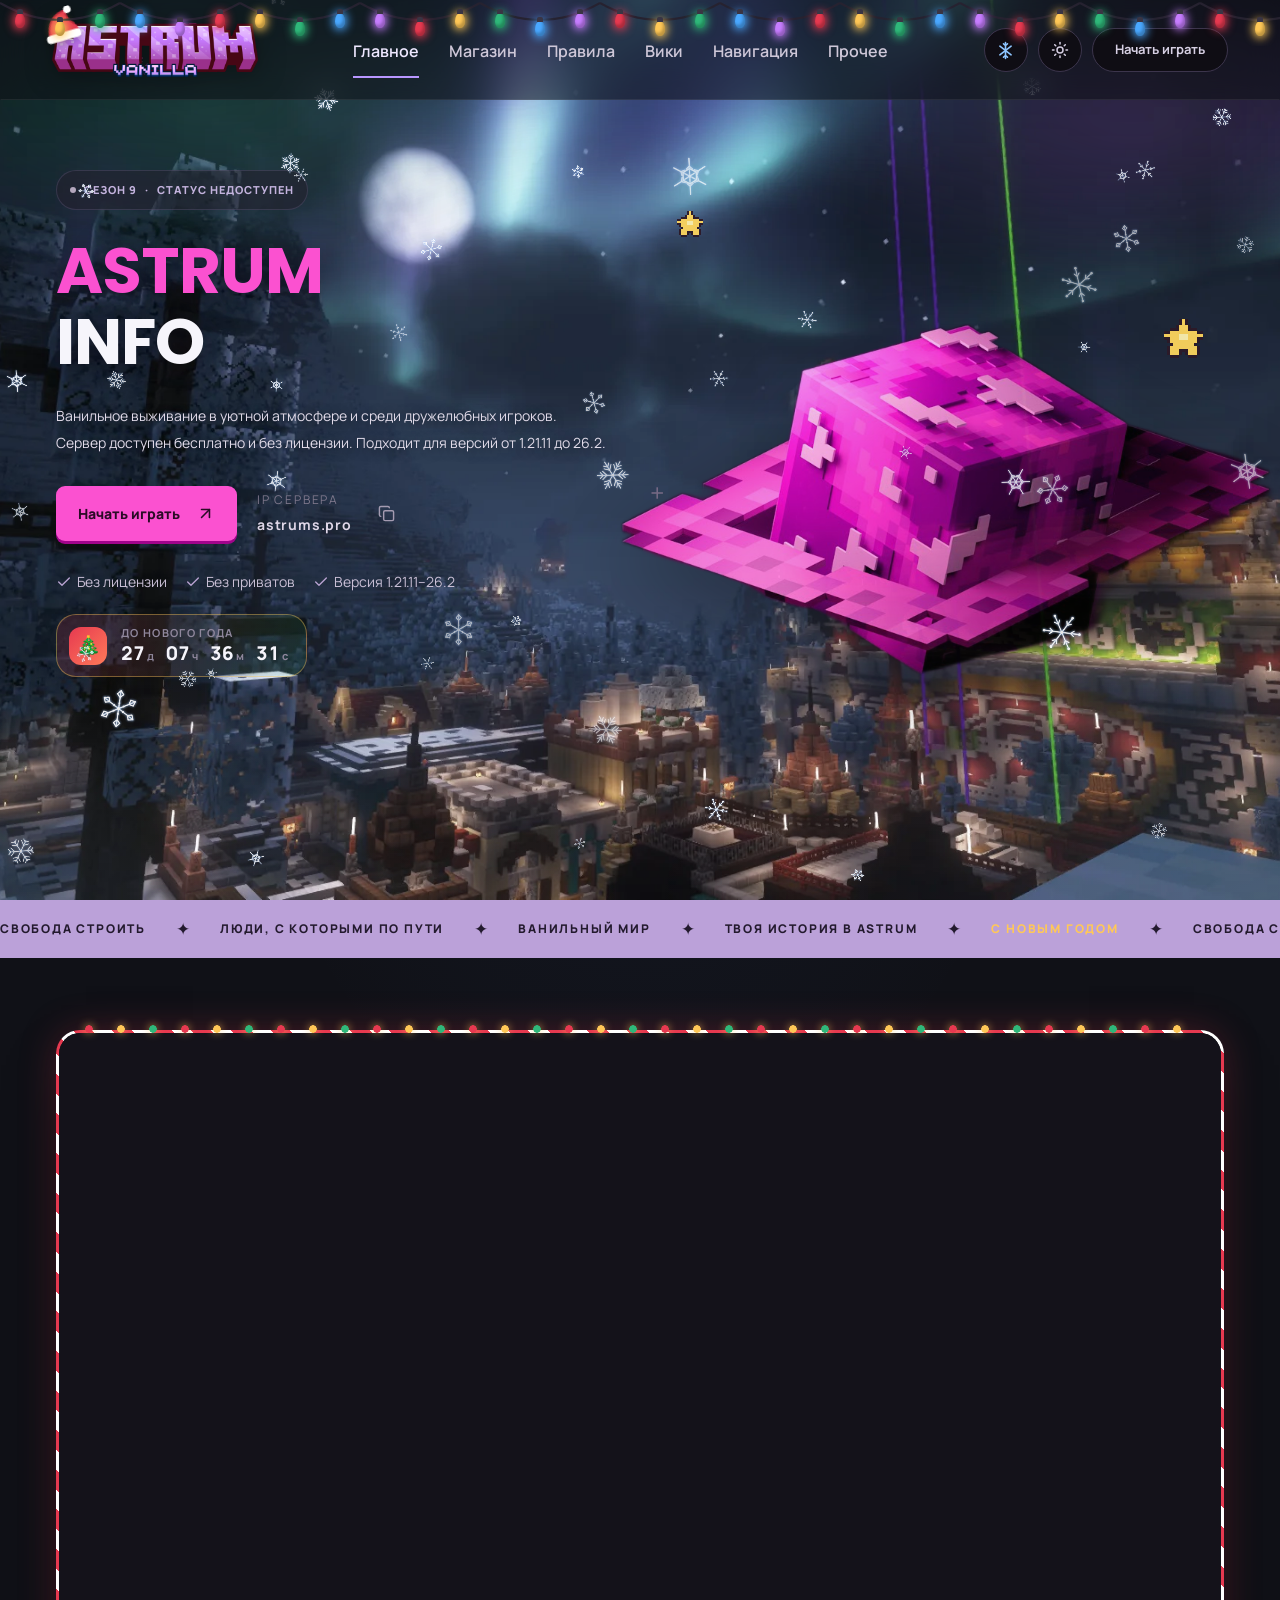
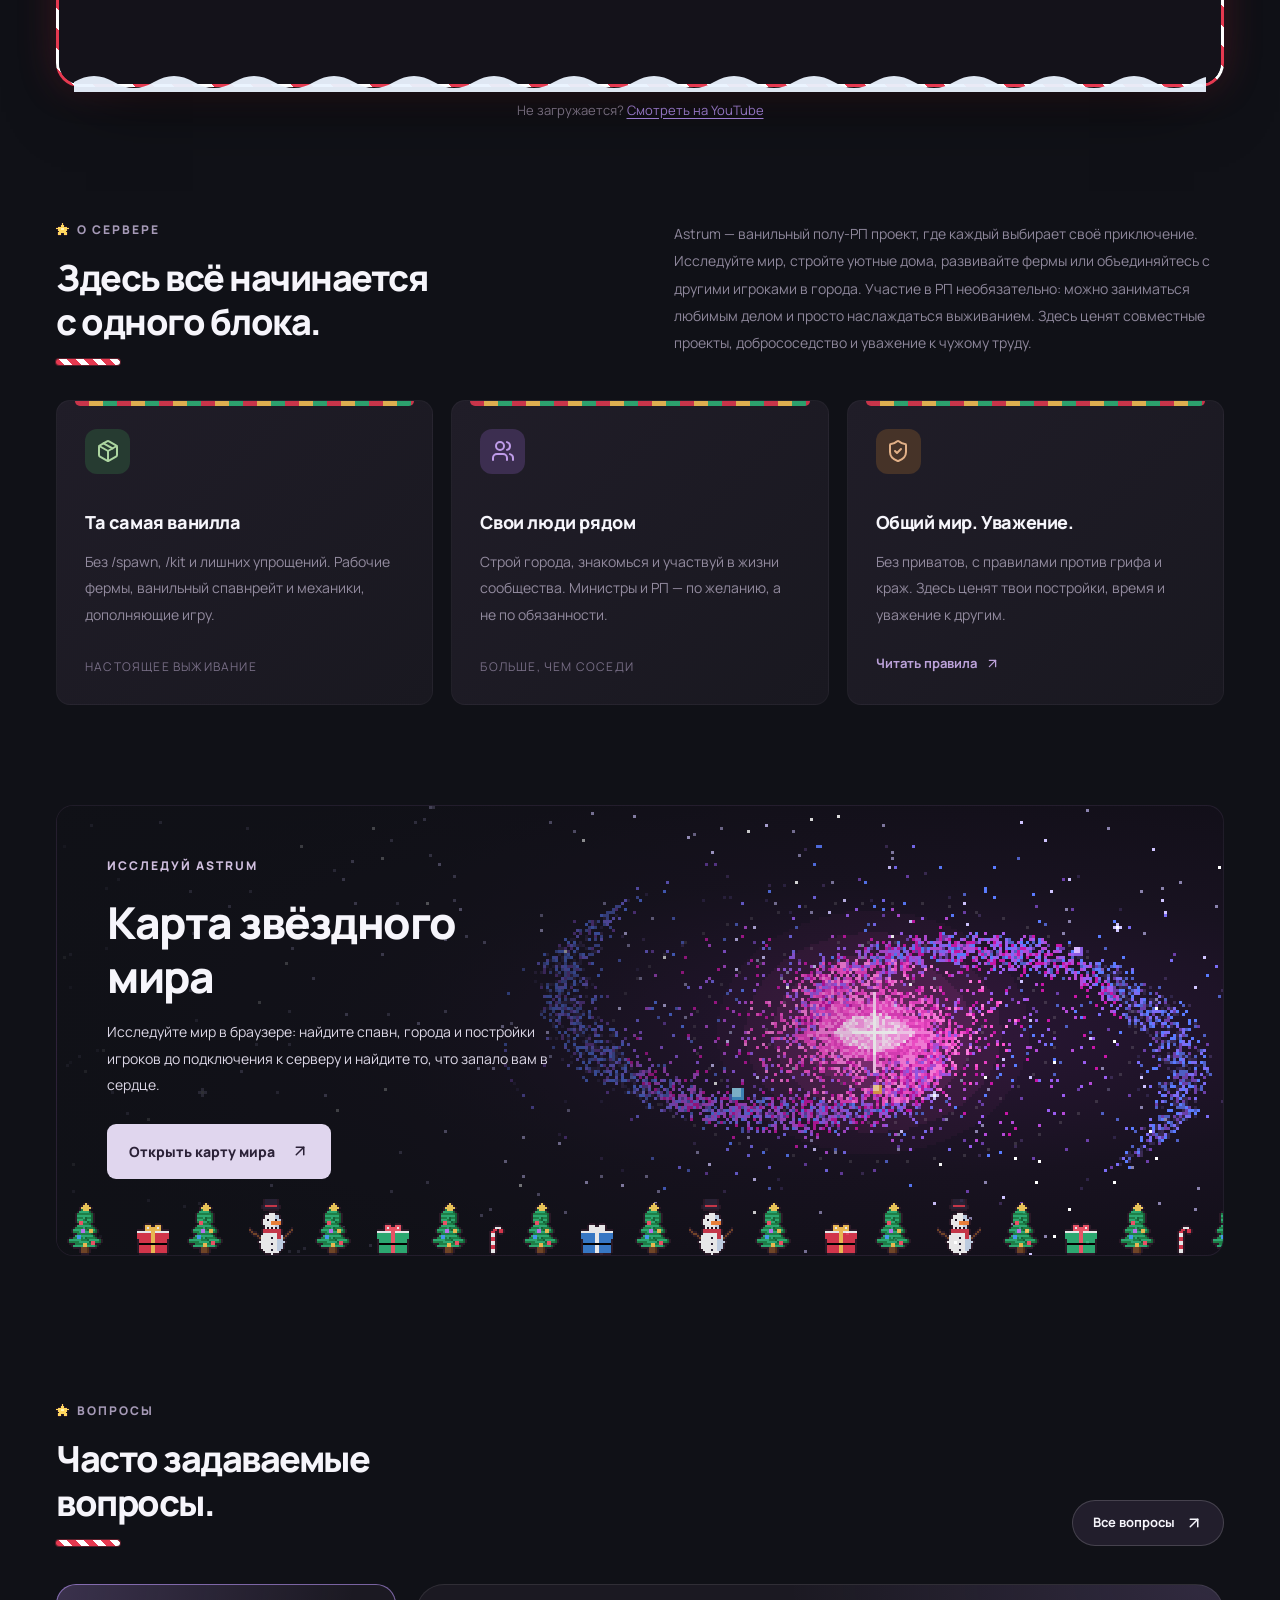
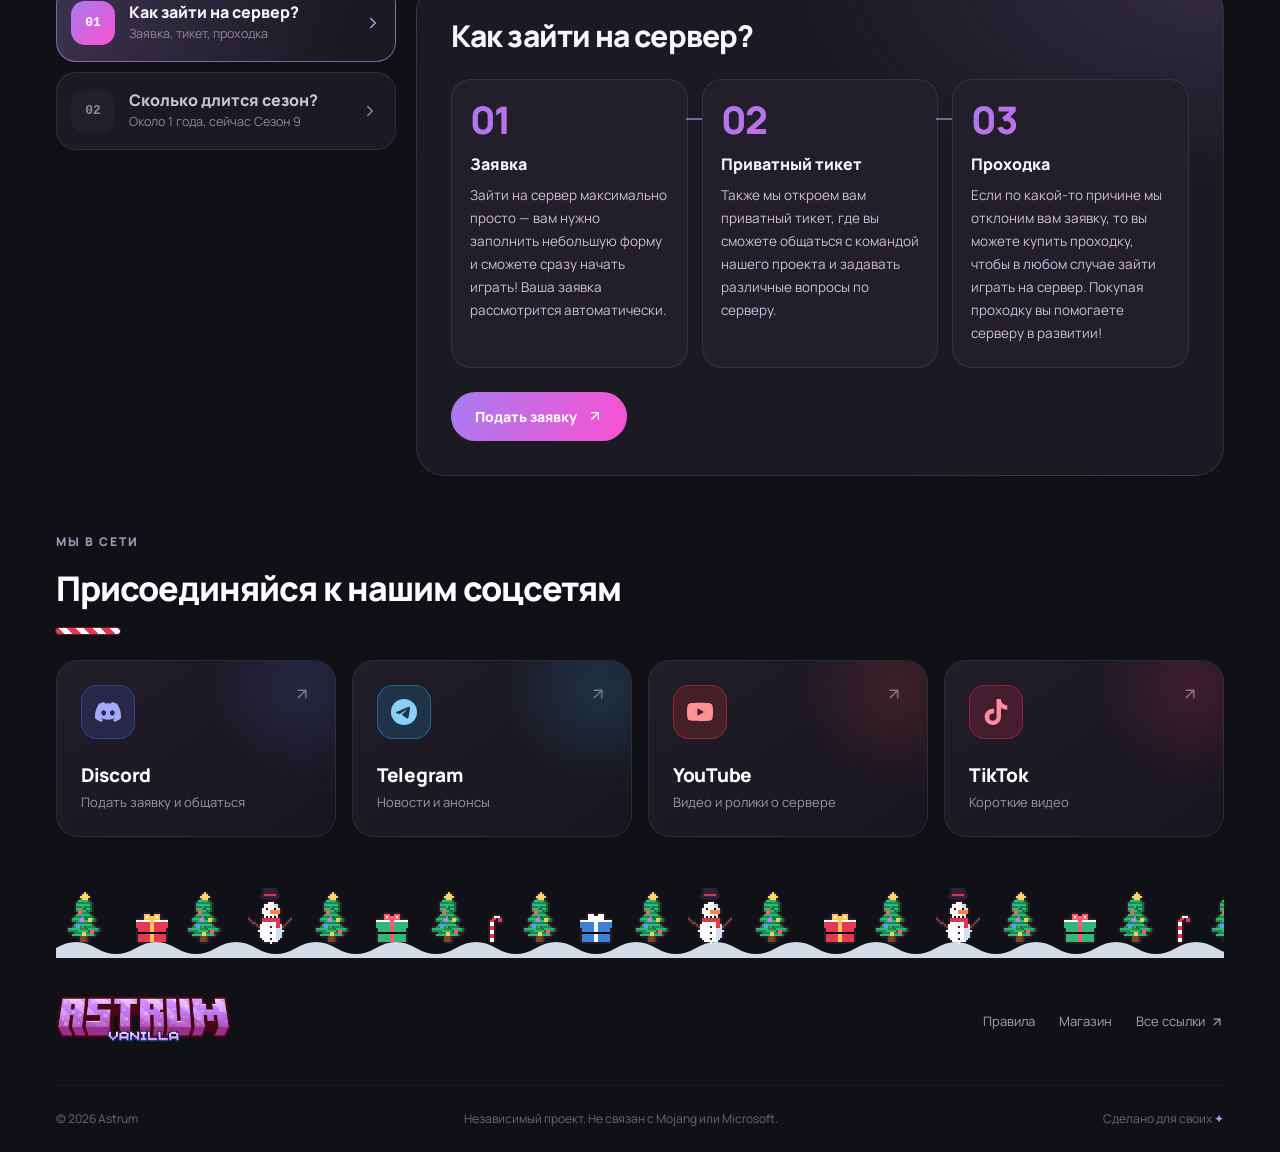
<file: index.html>
<!DOCTYPE html>
<html lang="ru">
<head>
<meta charset="utf-8">
<meta name="viewport" content="width=device-width, initial-scale=1">
<title>ASTRUM — Общий мир. Твоя история.</title>
<meta name="description" content="Ванильный Minecraft-сервер Astrum: необязательный РП, города и сообщество. Начни свою историю на astrums.pro.">
<link rel="icon" type="image/png" href="assets/images/astrum-logo.png">
<link rel="preload" as="font" type="font/woff" href="assets/fonts/Poppins-Bold-latin.woff" crossorigin>
<link rel="preload" as="image" href="assets/images/winter-aurora.webp" fetchpriority="high">
<script>try{var t=localStorage.getItem("astrum-theme");document.documentElement.setAttribute("data-theme",t==="light"?"light":"dark")}catch(e){document.documentElement.setAttribute("data-theme","dark")}</script>
<link rel="stylesheet" href="assets/css/style.css">
<link rel="stylesheet" href="assets/css/extra.css">
<link rel="stylesheet" href="assets/css/light.css">
<link rel="stylesheet" href="assets/css/newyear.css">
</head>
<body class="antialiased">
<div class="astrum-site astrum-home"><header class="site-header"><a class="brand brand-logo" href="index.html" aria-label="Astrum Vanilla — на главную"><img src="assets/images/astrum-wordmark.png" alt="Astrum Vanilla" width="640" height="168"></a><nav class="main-nav" aria-label="Главная навигация"><a class="active" aria-current="page" href="index.html">Главное</a><a class="" href="shop.html">Магазин</a><a class="" href="rules.html">Правила</a><a class="" href="wiki.html">Вики</a><a class="" href="navigation.html">Навигация</a><a class="" href="more.html">Прочее</a></nav><div class="header-tools"><button class="theme-toggle" type="button" aria-label="Сменить тему: светлая или тёмная" title="Сменить тему"><svg class="icon-sun" xmlns="http://www.w3.org/2000/svg" width="18" height="18" viewBox="0 0 24 24" fill="none" stroke="currentColor" stroke-width="2" stroke-linecap="round" stroke-linejoin="round" aria-hidden="true"><circle cx="12" cy="12" r="4"></circle><path d="M12 2v2"></path><path d="M12 20v2"></path><path d="m4.93 4.93 1.41 1.41"></path><path d="m17.66 17.66 1.41 1.41"></path><path d="M2 12h2"></path><path d="M20 12h2"></path><path d="m6.34 17.66-1.41 1.41"></path><path d="m19.07 4.93-1.41 1.41"></path></svg><svg class="icon-moon" xmlns="http://www.w3.org/2000/svg" width="18" height="18" viewBox="0 0 24 24" fill="none" stroke="currentColor" stroke-width="2" stroke-linecap="round" stroke-linejoin="round" aria-hidden="true"><path d="M12 3a6 6 0 0 0 9 9 9 9 0 1 1-9-9Z"></path></svg></button><a href="https://discord.gg/phRQ59Pmp" target="_blank" rel="noopener noreferrer" class="header-cta"><span>Начать играть</span></a></div><button class="menu-toggle" aria-label="Открыть меню"><svg xmlns="http://www.w3.org/2000/svg" width="24" height="24" viewBox="0 0 24 24" fill="none" stroke="currentColor" stroke-width="2" stroke-linecap="round" stroke-linejoin="round" class="lucide lucide-menu" aria-hidden="true"><path d="M4 5h16"></path><path d="M4 12h16"></path><path d="M4 19h16"></path></svg></button></header><main><section class="hero wrap photo-hero"><img class="hero-background" src="assets/images/winter-aurora.webp" alt="" aria-hidden="true" fetchpriority="high"><div class="hero-copy"><span class="eyebrow season"><span class="server-status-dot is-loading"></span>СЕЗОН 9 <span class="season-divider">·</span><span class="server-online" aria-live="polite" title="Статус astrums.pro. Данные обновляются примерно раз в 5 минут.">ОНЛАЙН: …</span></span><h1><span>ASTRUM</span><br>INFO</h1><p>Ванильное выживание в уютной атмосфере и среди дружелюбных игроков. Сервер доступен бесплатно и без лицензии. Подходит для версий от 1.21.11 до 26.2.</p><div class="hero-actions"><button class="button primary">Начать играть <svg xmlns="http://www.w3.org/2000/svg" width="19" height="19" viewBox="0 0 24 24" fill="none" stroke="currentColor" stroke-width="2" stroke-linecap="round" stroke-linejoin="round" class="lucide lucide-arrow-up-right" aria-hidden="true"><path d="M7 7h10v10"></path><path d="M7 17 17 7"></path></svg></button><button class="server-address"><span><small>IP СЕРВЕРА</small><strong>astrums.pro</strong></span><svg xmlns="http://www.w3.org/2000/svg" width="17" height="17" viewBox="0 0 24 24" fill="none" stroke="currentColor" stroke-width="2" stroke-linecap="round" stroke-linejoin="round" class="lucide lucide-copy" aria-hidden="true"><rect width="14" height="14" x="8" y="8" rx="2" ry="2"></rect><path d="M4 16c-1.1 0-2-.9-2-2V4c0-1.1.9-2 2-2h10c1.1 0 2 .9 2 2"></path></svg></button></div><div class="hero-facts"><span><svg xmlns="http://www.w3.org/2000/svg" width="14" height="14" viewBox="0 0 24 24" fill="none" stroke="currentColor" stroke-width="2" stroke-linecap="round" stroke-linejoin="round" class="lucide lucide-check" aria-hidden="true"><path d="M20 6 9 17l-5-5"></path></svg> Без лицензии</span><span><svg xmlns="http://www.w3.org/2000/svg" width="14" height="14" viewBox="0 0 24 24" fill="none" stroke="currentColor" stroke-width="2" stroke-linecap="round" stroke-linejoin="round" class="lucide lucide-check" aria-hidden="true"><path d="M20 6 9 17l-5-5"></path></svg> Без приватов</span><span><svg xmlns="http://www.w3.org/2000/svg" width="14" height="14" viewBox="0 0 24 24" fill="none" stroke="currentColor" stroke-width="2" stroke-linecap="round" stroke-linejoin="round" class="lucide lucide-check" aria-hidden="true"><path d="M20 6 9 17l-5-5"></path></svg> Версия 1.21.11–26.2</span></div><div class="ny-countdown" aria-live="off"><span class="ny-countdown-ico" aria-hidden="true">🎄</span><div class="ny-countdown-text"><span class="ny-countdown-label">До Нового года</span><div class="ny-countdown-time"></div></div></div></div><div class="hero-visual"><span class="floating-star star-one">✦</span><span class="floating-star star-two">+</span><img class="logo-dark" src="assets/images/astrum-logo-dark.png" alt="Логотип Astrum" fetchpriority="high"><img class="logo-light" src="assets/images/astrum-logo-light.png" alt="Логотип Astrum" loading="lazy"></div></section><div class="ticker" aria-label="СВОБОДА СТРОИТЬ, ЛЮДИ, С КОТОРЫМИ ПО ПУТИ, ВАНИЛЬНЫЙ МИР, ТВОЯ ИСТОРИЯ В ASTRUM, С НОВЫМ ГОДОМ"><div class="ticker-track"><div class="ticker-group"><span>СВОБОДА СТРОИТЬ</span>✦<span>ЛЮДИ, С КОТОРЫМИ ПО ПУТИ</span>✦<span>ВАНИЛЬНЫЙ МИР</span>✦<span>ТВОЯ ИСТОРИЯ В ASTRUM</span>✦<span>С НОВЫМ ГОДОМ</span>✦</div><div class="ticker-group" aria-hidden="true"><span>СВОБОДА СТРОИТЬ</span>✦<span>ЛЮДИ, С КОТОРЫМИ ПО ПУТИ</span>✦<span>ВАНИЛЬНЫЙ МИР</span>✦<span>ТВОЯ ИСТОРИЯ В ASTRUM</span>✦<span>С НОВЫМ ГОДОМ</span>✦</div><div class="ticker-group" aria-hidden="true"><span>СВОБОДА СТРОИТЬ</span>✦<span>ЛЮДИ, С КОТОРЫМИ ПО ПУТИ</span>✦<span>ВАНИЛЬНЫЙ МИР</span>✦<span>ТВОЯ ИСТОРИЯ В ASTRUM</span>✦<span>С НОВЫМ ГОДОМ</span>✦</div><div class="ticker-group" aria-hidden="true"><span>СВОБОДА СТРОИТЬ</span>✦<span>ЛЮДИ, С КОТОРЫМИ ПО ПУТИ</span>✦<span>ВАНИЛЬНЫЙ МИР</span>✦<span>ТВОЯ ИСТОРИЯ В ASTRUM</span>✦<span>С НОВЫМ ГОДОМ</span>✦</div><div class="ticker-group" aria-hidden="true"><span>СВОБОДА СТРОИТЬ</span>✦<span>ЛЮДИ, С КОТОРЫМИ ПО ПУТИ</span>✦<span>ВАНИЛЬНЫЙ МИР</span>✦<span>ТВОЯ ИСТОРИЯ В ASTRUM</span>✦<span>С НОВЫМ ГОДОМ</span>✦</div><div class="ticker-group" aria-hidden="true"><span>СВОБОДА СТРОИТЬ</span>✦<span>ЛЮДИ, С КОТОРЫМИ ПО ПУТИ</span>✦<span>ВАНИЛЬНЫЙ МИР</span>✦<span>ТВОЯ ИСТОРИЯ В ASTRUM</span>✦<span>С НОВЫМ ГОДОМ</span>✦</div></div></div><section class="wrap video-section" aria-label="Видео об Astrum"><div class="video-frame"><iframe src="https://www.youtube-nocookie.com/embed/09lge74m270?rel=0" title="Видео об Astrum" loading="lazy" allow="accelerometer; autoplay; clipboard-write; encrypted-media; gyroscope; picture-in-picture; web-share" referrerpolicy="strict-origin-when-cross-origin" allowfullscreen></iframe></div><p class="video-note">Не загружается? <a href="https://www.youtube.com/watch?v=09lge74m270" target="_blank" rel="noopener noreferrer">Смотреть на YouTube</a></p></section><section class="section wrap about-section"><div class="section-heading"><div><span class="eyebrow">О СЕРВЕРЕ</span><h2>Здесь всё начинается<br>с одного блока.</h2></div><p>Astrum — ванильный полу-РП проект, где каждый выбирает своё приключение. Исследуйте мир, стройте уютные дома, развивайте фермы или объединяйтесь с другими игроками в города. Участие в РП необязательно: можно заниматься любимым делом и просто наслаждаться выживанием. Здесь ценят совместные проекты, добрососедство и уважение к чужому труду.</p></div><div class="feature-grid"><article class="feature-card"><span class="feature-icon green"><svg xmlns="http://www.w3.org/2000/svg" width="24" height="24" viewBox="0 0 24 24" fill="none" stroke="currentColor" stroke-width="2" stroke-linecap="round" stroke-linejoin="round" class="lucide lucide-package" aria-hidden="true"><path d="M11 21.73a2 2 0 0 0 2 0l7-4A2 2 0 0 0 21 16V8a2 2 0 0 0-1-1.73l-7-4a2 2 0 0 0-2 0l-7 4A2 2 0 0 0 3 8v8a2 2 0 0 0 1 1.73z"></path><path d="M12 22V12"></path><polyline points="3.29 7 12 12 20.71 7"></polyline><path d="m7.5 4.27 9 5.15"></path></svg></span><h3>Та самая ванилла</h3><p>Без /spawn, /kit и лишних упрощений. Рабочие фермы, ванильный спавнрейт и механики, дополняющие игру.</p><span class="card-tag">НАСТОЯЩЕЕ ВЫЖИВАНИЕ</span></article><article class="feature-card"><span class="feature-icon purple"><svg xmlns="http://www.w3.org/2000/svg" width="24" height="24" viewBox="0 0 24 24" fill="none" stroke="currentColor" stroke-width="2" stroke-linecap="round" stroke-linejoin="round" class="lucide lucide-users" aria-hidden="true"><path d="M16 21v-2a4 4 0 0 0-4-4H6a4 4 0 0 0-4 4v2"></path><path d="M16 3.128a4 4 0 0 1 0 7.744"></path><path d="M22 21v-2a4 4 0 0 0-3-3.87"></path><circle cx="9" cy="7" r="4"></circle></svg></span><h3>Свои люди рядом</h3><p>Строй города, знакомься и участвуй в жизни сообщества. Министры и РП — по желанию, а не по обязанности.</p><span class="card-tag">БОЛЬШЕ, ЧЕМ СОСЕДИ</span></article><article class="feature-card"><span class="feature-icon orange"><svg xmlns="http://www.w3.org/2000/svg" width="24" height="24" viewBox="0 0 24 24" fill="none" stroke="currentColor" stroke-width="2" stroke-linecap="round" stroke-linejoin="round" class="lucide lucide-shield-check" aria-hidden="true"><path d="M20 13c0 5-3.5 7.5-7.66 8.95a1 1 0 0 1-.67-.01C7.5 20.5 4 18 4 13V6a1 1 0 0 1 1-1c2 0 4.5-1.2 6.24-2.72a1.17 1.17 0 0 1 1.52 0C14.51 3.81 17 5 19 5a1 1 0 0 1 1 1z"></path><path d="m9 12 2 2 4-4"></path></svg></span><h3>Общий мир. Уважение.</h3><p>Без приватов, с правилами против грифа и краж. Здесь ценят твои постройки, время и уважение к другим.</p><a class="text-link" href="rules.html">Читать правила <svg xmlns="http://www.w3.org/2000/svg" width="15" height="15" viewBox="0 0 24 24" fill="none" stroke="currentColor" stroke-width="2" stroke-linecap="round" stroke-linejoin="round" class="lucide lucide-arrow-up-right" aria-hidden="true"><path d="M7 7h10v10"></path><path d="M7 17 17 7"></path></svg></a></article></div></section><section class="wrap world-banner pixel-world"><canvas class="galaxy" aria-hidden="true"></canvas><div class="world-banner-copy"><span class="eyebrow">ИССЛЕДУЙ ASTRUM</span><h2>Карта звёздного мира</h2><p>Исследуйте мир в браузере: найдите спавн, города и постройки игроков до подключения к серверу и найдите то, что запало вам в сердце.</p><a href="https://astrums.pro/map" target="_blank" rel="noopener noreferrer" class="button light">Открыть карту мира <svg xmlns="http://www.w3.org/2000/svg" width="18" height="18" viewBox="0 0 24 24" fill="none" stroke="currentColor" stroke-width="2" stroke-linecap="round" stroke-linejoin="round" class="lucide lucide-arrow-up-right" aria-hidden="true"><path d="M7 7h10v10"></path><path d="M7 17 17 7"></path></svg></a></div></section><section id="start" class="section wrap faq" aria-labelledby="faq-title"><div class="section-heading"><div><span class="eyebrow">ВОПРОСЫ</span><h2 id="faq-title">Часто задаваемые<br>вопросы.</h2></div><a class="faq-all" href="more.html">Все вопросы <svg xmlns="http://www.w3.org/2000/svg" width="18" height="18" viewBox="0 0 24 24" fill="none" stroke="currentColor" stroke-width="2" stroke-linecap="round" stroke-linejoin="round" class="lucide lucide-arrow-up-right" aria-hidden="true"><path d="M7 7h10v10"></path><path d="M7 17 17 7"></path></svg></a></div><div class="fx"><div class="fx-tabs" role="tablist" aria-label="Вопросы"><button type="button" class="fx-tab is-active" role="tab" id="fx-tab-join" aria-selected="true" aria-controls="fx-panel-join"><span class="fx-num">01</span><span class="fx-tab-text"><strong>Как зайти на сервер?</strong><small>Заявка, тикет, проходка</small></span><svg class="fx-chev" viewBox="0 0 24 24" width="18" height="18" fill="none" stroke="currentColor" stroke-width="2" stroke-linecap="round" stroke-linejoin="round" aria-hidden="true"><path d="m9 18 6-6-6-6"/></svg></button><button type="button" class="fx-tab" role="tab" id="fx-tab-season" aria-selected="false" aria-controls="fx-panel-season" tabindex="-1"><span class="fx-num">02</span><span class="fx-tab-text"><strong>Сколько длится сезон?</strong><small>Около 1 года, сейчас Сезон 9</small></span><svg class="fx-chev" viewBox="0 0 24 24" width="18" height="18" fill="none" stroke="currentColor" stroke-width="2" stroke-linecap="round" stroke-linejoin="round" aria-hidden="true"><path d="m9 18 6-6-6-6"/></svg></button></div><div class="fx-stage"><section class="fx-panel is-active" role="tabpanel" id="fx-panel-join" aria-labelledby="fx-tab-join"><h3>Как зайти на сервер?</h3><ol class="fx-steps"><li><span class="fx-n">01</span><strong>Заявка</strong><p>Зайти на сервер максимально просто — вам нужно заполнить небольшую форму и сможете сразу начать играть! Ваша заявка рассмотрится автоматически.</p></li><li><span class="fx-n">02</span><strong>Приватный тикет</strong><p>Также мы откроем вам приватный тикет, где вы сможете общаться с командой нашего проекта и задавать различные вопросы по серверу.</p></li><li><span class="fx-n">03</span><strong>Проходка</strong><p>Если по какой-то причине мы отклоним вам заявку, то вы можете купить проходку, чтобы в любом случае зайти играть на сервер. Покупая проходку вы помогаете серверу в развитии!</p></li></ol><a class="fx-btn" href="https://discord.gg/phRQ59Pmp" target="_blank" rel="noopener noreferrer">Подать заявку <svg viewBox="0 0 24 24" width="16" height="16" fill="none" stroke="currentColor" stroke-width="2" stroke-linecap="round" stroke-linejoin="round" aria-hidden="true"><path d="M7 7h10v10"/><path d="M7 17 17 7"/></svg></a></section><section class="fx-panel" role="tabpanel" id="fx-panel-season" aria-labelledby="fx-tab-season"><h3>Сколько длится сезон?</h3><div class="fx-season-grid"><div class="fx-summary"><div class="fx-big"><strong>~1</strong><span>год<br>на сезон</span></div><p>Наш сервер живёт сезонами. Каждый сезон длится около 1 года, чтобы вам не надоедало играть в одном и том же мире. Сейчас идёт Сезон 9.</p><p>Карты старых сезонов сохраняются — доступ к ним есть у подписчиков PLUS.</p></div><ol class="fx-rows" aria-label="Летопись сезонов"><li class="fx-row" style="--w:.099;--i:0"><span class="fx-season"><b>Сезон 1</b><small>15 июля 2022 — 10 августа 2022</small></span><span class="fx-bar"><i></i></span><em>26 дней</em></li><li class="fx-row" style="--w:.038;--i:1"><span class="fx-season"><b>Сезон 2</b><small>11 августа 2022 — 21 августа 2022</small></span><span class="fx-bar"><i></i></span><em>10 дней</em></li><li class="fx-row" style="--w:.095;--i:2"><span class="fx-season"><b>Сезон 3</b><small>22 августа 2022 — 16 сентября 2022</small></span><span class="fx-bar"><i></i></span><em>25 дней</em></li><li class="fx-row" style="--w:.16;--i:3"><span class="fx-season"><b>Сезон 4</b><small>17 сентября 2022 — 29 октября 2022</small></span><span class="fx-bar"><i></i></span><em>42 дня</em></li><li class="fx-row" style="--w:1;--i:4"><span class="fx-season"><b>Сезон 5</b><small>30 октября 2022 — 20 июля 2023</small></span><span class="fx-bar"><i></i></span><em>263 дня</em></li><li class="fx-row is-unknown" style="--i:5"><span class="fx-season"><b>Сезон 6</b><small>Данные скоро</small></span><span class="fx-bar"></span><em>скоро</em></li><li class="fx-row is-unknown" style="--i:6"><span class="fx-season"><b>Сезон 7</b><small>Данные скоро</small></span><span class="fx-bar"></span><em>скоро</em></li><li class="fx-row is-unknown" style="--i:7"><span class="fx-season"><b>Сезон 8</b><small>Данные скоро</small></span><span class="fx-bar"></span><em>скоро</em></li><li class="fx-row is-now" style="--i:8"><span class="fx-season"><b>Сезон 9</b><small>Идёт сейчас</small></span><span class="fx-bar"><i></i></span><em>сейчас</em></li></ol></div></section></div></div><div class="faq-links"><div class="faq-links-head"><span class="eyebrow">МЫ В СЕТИ</span><h3>Присоединяйся к нашим соцсетям</h3></div><div class="social-grid"><a class="social-card social-discord" href="https://discord.gg/phRQ59Pmp" target="_blank" rel="noopener noreferrer"><span class="social-icon"><svg xmlns="http://www.w3.org/2000/svg" width="26" height="26" viewBox="0 0 24 24" fill="currentColor" aria-hidden="true"><path d="M20.317 4.37a19.8 19.8 0 0 0-4.885-1.515.074.074 0 0 0-.079.037c-.21.375-.444.864-.608 1.25a18.3 18.3 0 0 0-5.487 0 13 13 0 0 0-.617-1.25.08.08 0 0 0-.079-.037A19.7 19.7 0 0 0 3.677 4.37a.1.1 0 0 0-.032.027C.533 9.046-.32 13.58.099 18.057a.08.08 0 0 0 .031.057 19.9 19.9 0 0 0 5.993 3.03.08.08 0 0 0 .084-.028c.462-.63.874-1.295 1.226-1.994a.076.076 0 0 0-.041-.106 13 13 0 0 1-1.872-.892.077.077 0 0 1-.008-.128 10 10 0 0 0 .372-.292.07.07 0 0 1 .077-.01c3.928 1.793 8.18 1.793 12.062 0a.07.07 0 0 1 .078.01c.12.098.246.198.373.292a.077.077 0 0 1-.006.127 12.3 12.3 0 0 1-1.873.892.077.077 0 0 0-.041.107c.36.698.772 1.362 1.225 1.993a.08.08 0 0 0 .084.028 19.8 19.8 0 0 0 6.002-3.03.08.08 0 0 0 .032-.054c.5-5.177-.838-9.674-3.549-13.66a.06.06 0 0 0-.031-.03M8.02 15.33c-1.182 0-2.157-1.085-2.157-2.419 0-1.333.956-2.419 2.157-2.419 1.21 0 2.176 1.096 2.157 2.42 0 1.333-.956 2.418-2.157 2.418m7.975 0c-1.183 0-2.157-1.085-2.157-2.419 0-1.333.955-2.419 2.157-2.419 1.21 0 2.176 1.096 2.157 2.42 0 1.333-.946 2.418-2.157 2.418"/></svg></span><span class="social-text"><strong>Discord</strong><small>Подать заявку и общаться</small></span><svg class="social-arrow" xmlns="http://www.w3.org/2000/svg" width="18" height="18" viewBox="0 0 24 24" fill="none" stroke="currentColor" stroke-width="2" stroke-linecap="round" stroke-linejoin="round" aria-hidden="true"><path d="M7 7h10v10"></path><path d="M7 17 17 7"></path></svg></a><a class="social-card social-telegram" href="https://t.me/ast_mc" target="_blank" rel="noopener noreferrer"><span class="social-icon"><svg xmlns="http://www.w3.org/2000/svg" width="26" height="26" viewBox="0 0 24 24" fill="currentColor" aria-hidden="true"><path d="M11.944 0A12 12 0 0 0 0 12a12 12 0 0 0 12 12 12 12 0 0 0 12-12A12 12 0 0 0 12 0zm4.962 7.224c.1-.002.321.023.465.14a.5.5 0 0 1 .171.325c.016.093.036.306.02.472-.18 1.898-.962 6.502-1.36 8.627-.168.9-.499 1.201-.82 1.23-.696.065-1.225-.46-1.9-.902-1.056-.693-1.653-1.124-2.678-1.8-1.185-.78-.417-1.21.258-1.91.177-.184 3.247-2.977 3.307-3.23.007-.032.014-.15-.056-.212s-.174-.041-.249-.024q-.159.037-5.061 3.345-.72.495-1.302.48c-.428-.008-1.252-.241-1.865-.44-.752-.245-1.349-.374-1.297-.789q.04-.324.893-.663 5.247-2.286 6.998-3.014c3.332-1.386 4.025-1.627 4.476-1.635"/></svg></span><span class="social-text"><strong>Telegram</strong><small>Новости и анонсы</small></span><svg class="social-arrow" xmlns="http://www.w3.org/2000/svg" width="18" height="18" viewBox="0 0 24 24" fill="none" stroke="currentColor" stroke-width="2" stroke-linecap="round" stroke-linejoin="round" aria-hidden="true"><path d="M7 7h10v10"></path><path d="M7 17 17 7"></path></svg></a><a class="social-card social-youtube" href="https://www.youtube.com/@Astrum_mc" target="_blank" rel="noopener noreferrer"><span class="social-icon"><svg xmlns="http://www.w3.org/2000/svg" width="26" height="26" viewBox="0 0 24 24" fill="currentColor" aria-hidden="true"><path d="M23.498 6.186a3.02 3.02 0 0 0-2.122-2.136C19.505 3.545 12 3.545 12 3.545s-7.505 0-9.377.505A3.02 3.02 0 0 0 .502 6.186C0 8.07 0 12 0 12s0 3.93.502 5.814a3.02 3.02 0 0 0 2.122 2.136c1.871.505 9.376.505 9.376.505s7.505 0 9.377-.505a3.02 3.02 0 0 0 2.122-2.136C24 15.93 24 12 24 12s0-3.93-.502-5.814M9.545 15.568V8.432L15.818 12z"/></svg></span><span class="social-text"><strong>YouTube</strong><small>Видео и ролики о сервере</small></span><svg class="social-arrow" xmlns="http://www.w3.org/2000/svg" width="18" height="18" viewBox="0 0 24 24" fill="none" stroke="currentColor" stroke-width="2" stroke-linecap="round" stroke-linejoin="round" aria-hidden="true"><path d="M7 7h10v10"></path><path d="M7 17 17 7"></path></svg></a><a class="social-card social-tiktok" href="https://www.tiktok.com/" target="_blank" rel="noopener noreferrer"><span class="social-icon"><svg xmlns="http://www.w3.org/2000/svg" width="26" height="26" viewBox="0 0 24 24" fill="currentColor" aria-hidden="true"><path d="M12.525.02c1.31-.02 2.61-.01 3.91-.02.08 1.53.63 3.09 1.75 4.17 1.12 1.11 2.7 1.62 4.24 1.79v4.03c-1.44-.05-2.89-.35-4.2-.97-.57-.26-1.1-.59-1.62-.93-.01 2.92.01 5.84-.02 8.75-.08 1.4-.54 2.79-1.35 3.94-1.31 1.92-3.58 3.17-5.91 3.21-1.43.08-2.86-.31-4.08-1.03-2.02-1.19-3.44-3.37-3.65-5.71-.02-.5-.03-1-.01-1.49.18-1.9 1.12-3.72 2.58-4.96 1.66-1.44 3.98-2.13 6.15-1.72.02 1.48-.04 2.96-.04 4.44-.99-.32-2.15-.23-3.02.37-.63.41-1.11 1.04-1.36 1.75-.21.51-.15 1.07-.14 1.61.24 1.64 1.82 3.02 3.5 2.87 1.12-.01 2.19-.66 2.77-1.61.19-.33.4-.67.41-1.06.1-1.79.06-3.57.07-5.36.01-4.03-.01-8.05.02-12.07"/></svg></span><span class="social-text"><strong>TikTok</strong><small>Короткие видео</small></span><svg class="social-arrow" xmlns="http://www.w3.org/2000/svg" width="18" height="18" viewBox="0 0 24 24" fill="none" stroke="currentColor" stroke-width="2" stroke-linecap="round" stroke-linejoin="round" aria-hidden="true"><path d="M7 7h10v10"></path><path d="M7 17 17 7"></path></svg></a></div></div></section></main><footer class="site-footer wrap"><div class="footer-top"><div class="footer-brand"><a class="brand brand-logo footer-logo" href="index.html" aria-label="Astrum Vanilla — на главную"><img src="assets/images/astrum-wordmark.png" alt="Astrum Vanilla" width="640" height="168" loading="lazy"></a></div><div class="footer-links"><a href="rules.html">Правила</a><a href="shop.html">Магазин</a><a href="navigation.html">Все ссылки <svg xmlns="http://www.w3.org/2000/svg" width="14" height="14" viewBox="0 0 24 24" fill="none" stroke="currentColor" stroke-width="2" stroke-linecap="round" stroke-linejoin="round" class="lucide lucide-arrow-up-right" aria-hidden="true"><path d="M7 7h10v10"></path><path d="M7 17 17 7"></path></svg></a></div></div><div class="footer-bottom"><span>© 2026 Astrum</span><span>Независимый проект. Не связан с Mojang или Microsoft.</span><span>Сделано для своих <span class="accent">✦</span></span></div></footer></div>
<script src="assets/js/main.js" defer></script>
<script src="assets/js/newyear.js" defer></script>
<script src="assets/js/galaxy.js" defer></script>
</body>
</html>
</file>
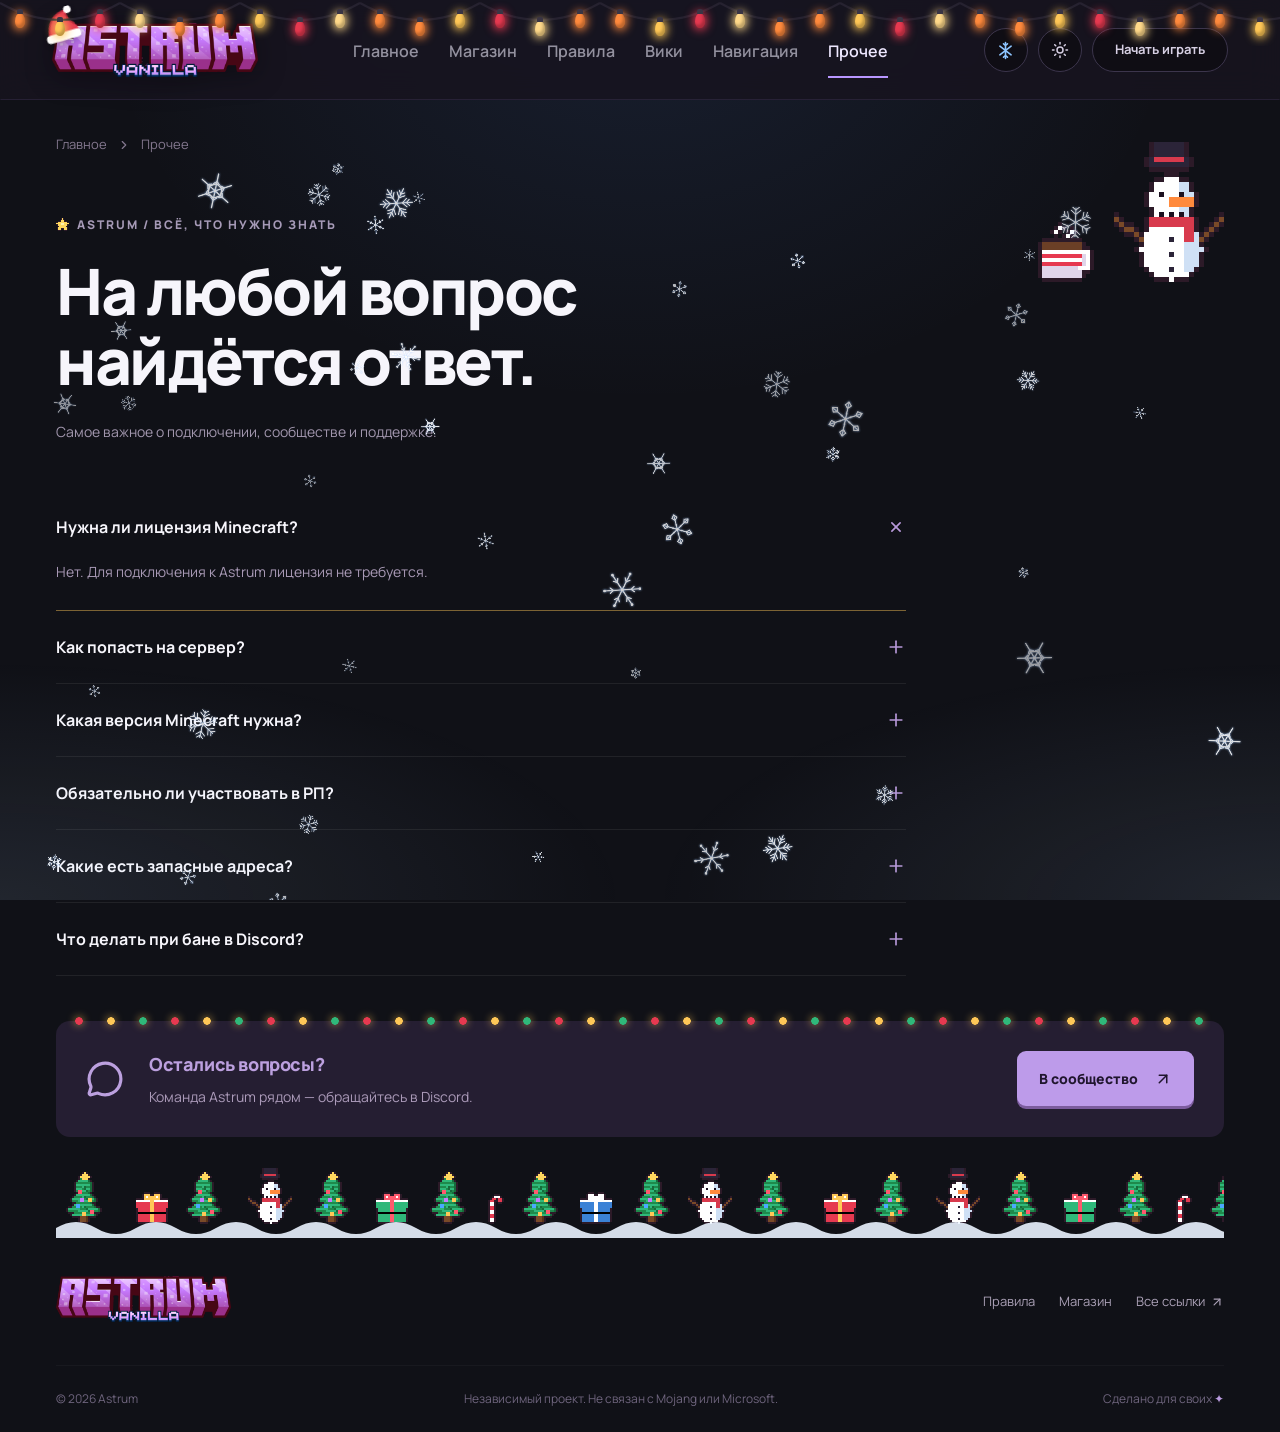
<file: more.html>
<!DOCTYPE html>
<html lang="ru">
<head>
<meta charset="utf-8">
<meta name="viewport" content="width=device-width, initial-scale=1">
<title>Вопросы и поддержка — Astrum</title>
<meta name="description" content="Ванильный Minecraft-сервер Astrum: необязательный РП, города и сообщество. Начни свою историю на astrums.pro.">
<link rel="icon" type="image/png" href="assets/images/astrum-logo.png">
<script>try{var t=localStorage.getItem("astrum-theme");document.documentElement.setAttribute("data-theme",t==="light"?"light":"dark")}catch(e){document.documentElement.setAttribute("data-theme","dark")}</script>
<link rel="stylesheet" href="assets/css/style.css">
<link rel="stylesheet" href="assets/css/extra.css">
<link rel="stylesheet" href="assets/css/light.css">
<link rel="stylesheet" href="assets/css/newyear.css">
</head>
<body class="antialiased">
<div class="astrum-site"><header class="site-header"><a class="brand brand-logo" href="index.html" aria-label="Astrum Vanilla — на главную"><img src="assets/images/astrum-wordmark.png" alt="Astrum Vanilla" width="640" height="168"></a><nav class="main-nav" aria-label="Главная навигация"><a class="" href="index.html">Главное</a><a class="" href="shop.html">Магазин</a><a class="" href="rules.html">Правила</a><a class="" href="wiki.html">Вики</a><a class="" href="navigation.html">Навигация</a><a class="active" aria-current="page" href="more.html">Прочее</a></nav><div class="header-tools"><button class="theme-toggle" type="button" aria-label="Сменить тему: светлая или тёмная" title="Сменить тему"><svg class="icon-sun" xmlns="http://www.w3.org/2000/svg" width="18" height="18" viewBox="0 0 24 24" fill="none" stroke="currentColor" stroke-width="2" stroke-linecap="round" stroke-linejoin="round" aria-hidden="true"><circle cx="12" cy="12" r="4"></circle><path d="M12 2v2"></path><path d="M12 20v2"></path><path d="m4.93 4.93 1.41 1.41"></path><path d="m17.66 17.66 1.41 1.41"></path><path d="M2 12h2"></path><path d="M20 12h2"></path><path d="m6.34 17.66-1.41 1.41"></path><path d="m19.07 4.93-1.41 1.41"></path></svg><svg class="icon-moon" xmlns="http://www.w3.org/2000/svg" width="18" height="18" viewBox="0 0 24 24" fill="none" stroke="currentColor" stroke-width="2" stroke-linecap="round" stroke-linejoin="round" aria-hidden="true"><path d="M12 3a6 6 0 0 0 9 9 9 9 0 1 1-9-9Z"></path></svg></button><a href="https://discord.gg/phRQ59Pmp" target="_blank" rel="noopener noreferrer" class="header-cta"><span>Начать играть</span></a></div><button class="menu-toggle" aria-label="Открыть меню"><svg xmlns="http://www.w3.org/2000/svg" width="24" height="24" viewBox="0 0 24 24" fill="none" stroke="currentColor" stroke-width="2" stroke-linecap="round" stroke-linejoin="round" class="lucide lucide-menu" aria-hidden="true"><path d="M4 5h16"></path><path d="M4 12h16"></path><path d="M4 19h16"></path></svg></button></header><main><section class="wrap inner-page"><div class="breadcrumbs"><a href="index.html">Главное</a><svg xmlns="http://www.w3.org/2000/svg" width="14" height="14" viewBox="0 0 24 24" fill="none" stroke="currentColor" stroke-width="2" stroke-linecap="round" stroke-linejoin="round" class="lucide lucide-chevron-right" aria-hidden="true"><path d="m9 18 6-6-6-6"></path></svg><span>Прочее</span></div><span class="eyebrow">ASTRUM / ВСЁ, ЧТО НУЖНО ЗНАТЬ</span><h1>На любой вопрос
найдётся ответ.</h1><p class="page-intro">Самое важное о подключении, сообществе и поддержке.</p><div class="faq"><details open=""><summary>Нужна ли лицензия Minecraft?<svg xmlns="http://www.w3.org/2000/svg" width="20" height="20" viewBox="0 0 24 24" fill="none" stroke="currentColor" stroke-width="2" stroke-linecap="round" stroke-linejoin="round" class="lucide lucide-plus" aria-hidden="true"><path d="M5 12h14"></path><path d="M12 5v14"></path></svg></summary><p>Нет. Для подключения к Astrum лицензия не требуется.</p></details><details><summary>Как попасть на сервер?<svg xmlns="http://www.w3.org/2000/svg" width="20" height="20" viewBox="0 0 24 24" fill="none" stroke="currentColor" stroke-width="2" stroke-linecap="round" stroke-linejoin="round" class="lucide lucide-plus" aria-hidden="true"><path d="M5 12h14"></path><path d="M12 5v14"></path></svg></summary><p>Начните с небольшой заявки в Discord. Если заявку отклонили, есть альтернативный вариант — проходка за 149.00 ₽. На этой версии сайта оплата не подключена.</p></details><details><summary>Какая версия Minecraft нужна?<svg xmlns="http://www.w3.org/2000/svg" width="20" height="20" viewBox="0 0 24 24" fill="none" stroke="currentColor" stroke-width="2" stroke-linecap="round" stroke-linejoin="round" class="lucide lucide-plus" aria-hidden="true"><path d="M5 12h14"></path><path d="M12 5v14"></path></svg></summary><p>По информации сервера поддерживаются версии 1.21.11–26.2. Рекомендуемая версия — 26.2.</p></details><details><summary>Обязательно ли участвовать в РП?<svg xmlns="http://www.w3.org/2000/svg" width="20" height="20" viewBox="0 0 24 24" fill="none" stroke="currentColor" stroke-width="2" stroke-linecap="round" stroke-linejoin="round" class="lucide lucide-plus" aria-hidden="true"><path d="M5 12h14"></path><path d="M12 5v14"></path></svg></summary><p>Нет. Astrum — полу-РП проект: города, министры и другие структуры существуют, но участие в РП добровольное.</p></details><details><summary>Какие есть запасные адреса?<svg xmlns="http://www.w3.org/2000/svg" width="20" height="20" viewBox="0 0 24 24" fill="none" stroke="currentColor" stroke-width="2" stroke-linecap="round" stroke-linejoin="round" class="lucide lucide-plus" aria-hidden="true"><path d="M5 12h14"></path><path d="M12 5v14"></path></svg></summary><p>mc.astrums.pro, game.astrums.pro и play.astrums.pro. Основной адрес: astrums.pro.</p></details><details><summary>Что делать при бане в Discord?<svg xmlns="http://www.w3.org/2000/svg" width="20" height="20" viewBox="0 0 24 24" fill="none" stroke="currentColor" stroke-width="2" stroke-linecap="round" stroke-linejoin="round" class="lucide lucide-plus" aria-hidden="true"><path d="M5 12h14"></path><path d="M12 5v14"></path></svg></summary><p>Напишите в личные сообщения Discord пользователю @izumosaku. Покупка разбана не гарантирует снятие блокировки.</p></details></div><div class="support-banner"><svg xmlns="http://www.w3.org/2000/svg" width="38" height="38" viewBox="0 0 24 24" fill="none" stroke="currentColor" stroke-width="2" stroke-linecap="round" stroke-linejoin="round" class="lucide lucide-message-circle" aria-hidden="true"><path d="M2.992 16.342a2 2 0 0 1 .094 1.167l-1.065 3.29a1 1 0 0 0 1.236 1.168l3.413-.998a2 2 0 0 1 1.099.092 10 10 0 1 0-4.777-4.719"></path></svg><div><h3>Остались вопросы?</h3><p>Команда Astrum рядом — обращайтесь в Discord.</p></div><a href="https://discord.gg/phRQ59Pmp" target="_blank" rel="noopener noreferrer" class="button primary">В сообщество <svg xmlns="http://www.w3.org/2000/svg" width="18" height="18" viewBox="0 0 24 24" fill="none" stroke="currentColor" stroke-width="2" stroke-linecap="round" stroke-linejoin="round" class="lucide lucide-arrow-up-right" aria-hidden="true"><path d="M7 7h10v10"></path><path d="M7 17 17 7"></path></svg></a></div></section></main><footer class="site-footer wrap"><div class="footer-top"><div class="footer-brand"><a class="brand brand-logo footer-logo" href="index.html" aria-label="Astrum Vanilla — на главную"><img src="assets/images/astrum-wordmark.png" alt="Astrum Vanilla" width="640" height="168" loading="lazy"></a></div><div class="footer-links"><a href="rules.html">Правила</a><a href="shop.html">Магазин</a><a href="navigation.html">Все ссылки <svg xmlns="http://www.w3.org/2000/svg" width="14" height="14" viewBox="0 0 24 24" fill="none" stroke="currentColor" stroke-width="2" stroke-linecap="round" stroke-linejoin="round" class="lucide lucide-arrow-up-right" aria-hidden="true"><path d="M7 7h10v10"></path><path d="M7 17 17 7"></path></svg></a></div></div><div class="footer-bottom"><span>© 2026 Astrum</span><span>Независимый проект. Не связан с Mojang или Microsoft.</span><span>Сделано для своих <span class="accent">✦</span></span></div></footer></div>
<script src="assets/js/main.js" defer></script>
<script src="assets/js/newyear.js" defer></script>
</body>
</html>
</file>
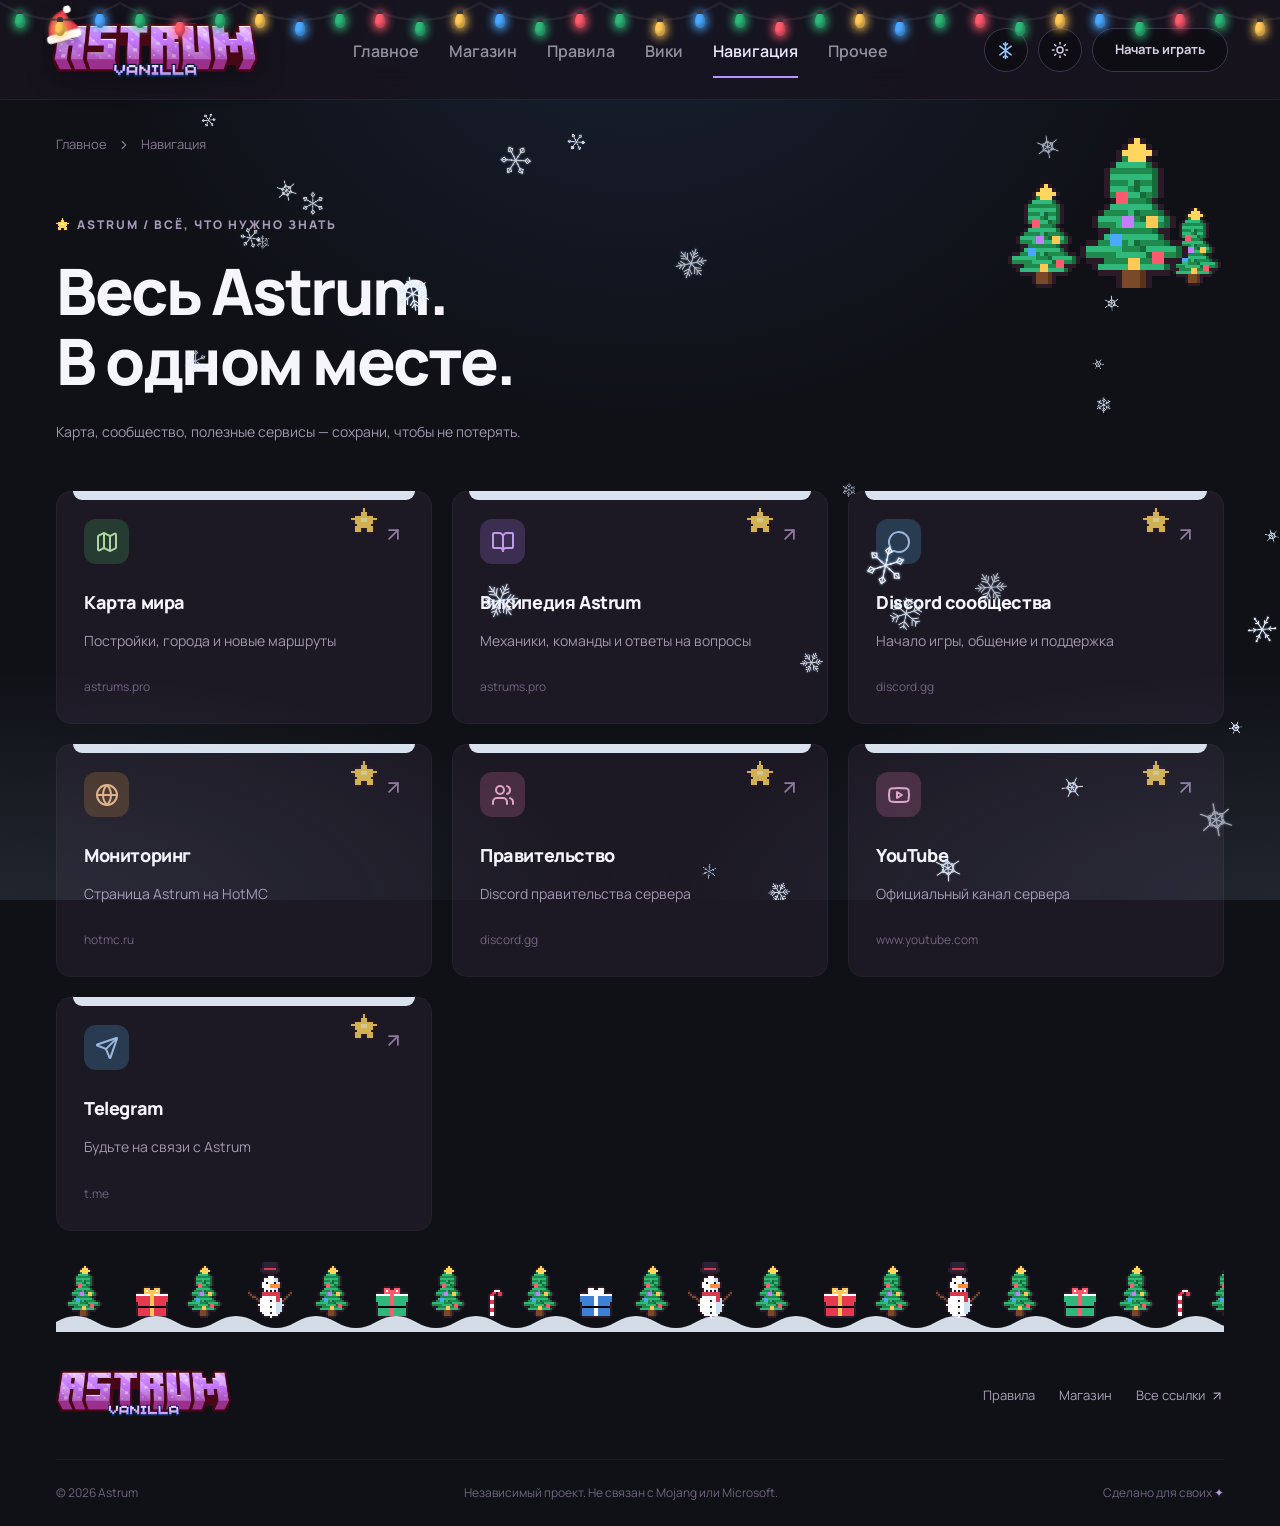
<file: navigation.html>
<!DOCTYPE html>
<html lang="ru">
<head>
<meta charset="utf-8">
<meta name="viewport" content="width=device-width, initial-scale=1">
<title>Навигация — Astrum</title>
<meta name="description" content="Ванильный Minecraft-сервер Astrum: необязательный РП, города и сообщество. Начни свою историю на astrums.pro.">
<link rel="icon" type="image/png" href="assets/images/astrum-logo.png">
<script>try{var t=localStorage.getItem("astrum-theme");document.documentElement.setAttribute("data-theme",t==="light"?"light":"dark")}catch(e){document.documentElement.setAttribute("data-theme","dark")}</script>
<link rel="stylesheet" href="assets/css/style.css">
<link rel="stylesheet" href="assets/css/extra.css">
<link rel="stylesheet" href="assets/css/light.css">
<link rel="stylesheet" href="assets/css/newyear.css">
</head>
<body class="antialiased">
<div class="astrum-site"><header class="site-header"><a class="brand brand-logo" href="index.html" aria-label="Astrum Vanilla — на главную"><img src="assets/images/astrum-wordmark.png" alt="Astrum Vanilla" width="640" height="168"></a><nav class="main-nav" aria-label="Главная навигация"><a class="" href="index.html">Главное</a><a class="" href="shop.html">Магазин</a><a class="" href="rules.html">Правила</a><a class="" href="wiki.html">Вики</a><a class="active" aria-current="page" href="navigation.html">Навигация</a><a class="" href="more.html">Прочее</a></nav><div class="header-tools"><button class="theme-toggle" type="button" aria-label="Сменить тему: светлая или тёмная" title="Сменить тему"><svg class="icon-sun" xmlns="http://www.w3.org/2000/svg" width="18" height="18" viewBox="0 0 24 24" fill="none" stroke="currentColor" stroke-width="2" stroke-linecap="round" stroke-linejoin="round" aria-hidden="true"><circle cx="12" cy="12" r="4"></circle><path d="M12 2v2"></path><path d="M12 20v2"></path><path d="m4.93 4.93 1.41 1.41"></path><path d="m17.66 17.66 1.41 1.41"></path><path d="M2 12h2"></path><path d="M20 12h2"></path><path d="m6.34 17.66-1.41 1.41"></path><path d="m19.07 4.93-1.41 1.41"></path></svg><svg class="icon-moon" xmlns="http://www.w3.org/2000/svg" width="18" height="18" viewBox="0 0 24 24" fill="none" stroke="currentColor" stroke-width="2" stroke-linecap="round" stroke-linejoin="round" aria-hidden="true"><path d="M12 3a6 6 0 0 0 9 9 9 9 0 1 1-9-9Z"></path></svg></button><a href="https://discord.gg/phRQ59Pmp" target="_blank" rel="noopener noreferrer" class="header-cta"><span>Начать играть</span></a></div><button class="menu-toggle" aria-label="Открыть меню"><svg xmlns="http://www.w3.org/2000/svg" width="24" height="24" viewBox="0 0 24 24" fill="none" stroke="currentColor" stroke-width="2" stroke-linecap="round" stroke-linejoin="round" class="lucide lucide-menu" aria-hidden="true"><path d="M4 5h16"></path><path d="M4 12h16"></path><path d="M4 19h16"></path></svg></button></header><main><section class="wrap inner-page"><div class="breadcrumbs"><a href="index.html">Главное</a><svg xmlns="http://www.w3.org/2000/svg" width="14" height="14" viewBox="0 0 24 24" fill="none" stroke="currentColor" stroke-width="2" stroke-linecap="round" stroke-linejoin="round" class="lucide lucide-chevron-right" aria-hidden="true"><path d="m9 18 6-6-6-6"></path></svg><span>Навигация</span></div><span class="eyebrow">ASTRUM / ВСЁ, ЧТО НУЖНО ЗНАТЬ</span><h1>Весь Astrum.
В одном месте.</h1><p class="page-intro">Карта, сообщество, полезные сервисы — сохрани, чтобы не потерять.</p><div class="resource-grid"><a href="https://astrums.pro/map" target="_blank" rel="noopener noreferrer" class="resource-card"><span class="feature-icon green"><svg xmlns="http://www.w3.org/2000/svg" width="24" height="24" viewBox="0 0 24 24" fill="none" stroke="currentColor" stroke-width="2" stroke-linecap="round" stroke-linejoin="round" class="lucide lucide-map" aria-hidden="true"><path d="M14.106 5.553a2 2 0 0 0 1.788 0l3.659-1.83A1 1 0 0 1 21 4.619v12.764a1 1 0 0 1-.553.894l-4.553 2.277a2 2 0 0 1-1.788 0l-4.212-2.106a2 2 0 0 0-1.788 0l-3.659 1.83A1 1 0 0 1 3 19.381V6.618a1 1 0 0 1 .553-.894l4.553-2.277a2 2 0 0 1 1.788 0z"></path><path d="M15 5.764v15"></path><path d="M9 3.236v15"></path></svg></span><svg xmlns="http://www.w3.org/2000/svg" width="21" height="21" viewBox="0 0 24 24" fill="none" stroke="currentColor" stroke-width="2" stroke-linecap="round" stroke-linejoin="round" class="lucide lucide-arrow-up-right resource-arrow" aria-hidden="true"><path d="M7 7h10v10"></path><path d="M7 17 17 7"></path></svg><h3>Карта мира</h3><p>Постройки, города и новые маршруты</p><small>astrums.pro</small></a><a href="https://astrums.pro/wiki" target="_blank" rel="noopener noreferrer" class="resource-card"><span class="feature-icon purple"><svg xmlns="http://www.w3.org/2000/svg" width="24" height="24" viewBox="0 0 24 24" fill="none" stroke="currentColor" stroke-width="2" stroke-linecap="round" stroke-linejoin="round" class="lucide lucide-book-open" aria-hidden="true"><path d="M12 7v14"></path><path d="M3 18a1 1 0 0 1-1-1V4a1 1 0 0 1 1-1h5a4 4 0 0 1 4 4 4 4 0 0 1 4-4h5a1 1 0 0 1 1 1v13a1 1 0 0 1-1 1h-6a3 3 0 0 0-3 3 3 3 0 0 0-3-3z"></path></svg></span><svg xmlns="http://www.w3.org/2000/svg" width="21" height="21" viewBox="0 0 24 24" fill="none" stroke="currentColor" stroke-width="2" stroke-linecap="round" stroke-linejoin="round" class="lucide lucide-arrow-up-right resource-arrow" aria-hidden="true"><path d="M7 7h10v10"></path><path d="M7 17 17 7"></path></svg><h3>Википедия Astrum</h3><p>Механики, команды и ответы на вопросы</p><small>astrums.pro</small></a><a href="https://discord.gg/phRQ59Pmp" target="_blank" rel="noopener noreferrer" class="resource-card"><span class="feature-icon blue"><svg xmlns="http://www.w3.org/2000/svg" width="24" height="24" viewBox="0 0 24 24" fill="none" stroke="currentColor" stroke-width="2" stroke-linecap="round" stroke-linejoin="round" class="lucide lucide-message-circle" aria-hidden="true"><path d="M2.992 16.342a2 2 0 0 1 .094 1.167l-1.065 3.29a1 1 0 0 0 1.236 1.168l3.413-.998a2 2 0 0 1 1.099.092 10 10 0 1 0-4.777-4.719"></path></svg></span><svg xmlns="http://www.w3.org/2000/svg" width="21" height="21" viewBox="0 0 24 24" fill="none" stroke="currentColor" stroke-width="2" stroke-linecap="round" stroke-linejoin="round" class="lucide lucide-arrow-up-right resource-arrow" aria-hidden="true"><path d="M7 7h10v10"></path><path d="M7 17 17 7"></path></svg><h3>Discord сообщества</h3><p>Начало игры, общение и поддержка</p><small>discord.gg</small></a><a href="https://hotmc.ru/minecraft-server-261288" target="_blank" rel="noopener noreferrer" class="resource-card"><span class="feature-icon orange"><svg xmlns="http://www.w3.org/2000/svg" width="24" height="24" viewBox="0 0 24 24" fill="none" stroke="currentColor" stroke-width="2" stroke-linecap="round" stroke-linejoin="round" class="lucide lucide-globe" aria-hidden="true"><circle cx="12" cy="12" r="10"></circle><path d="M12 2a14.5 14.5 0 0 0 0 20 14.5 14.5 0 0 0 0-20"></path><path d="M2 12h20"></path></svg></span><svg xmlns="http://www.w3.org/2000/svg" width="21" height="21" viewBox="0 0 24 24" fill="none" stroke="currentColor" stroke-width="2" stroke-linecap="round" stroke-linejoin="round" class="lucide lucide-arrow-up-right resource-arrow" aria-hidden="true"><path d="M7 7h10v10"></path><path d="M7 17 17 7"></path></svg><h3>Мониторинг</h3><p>Страница Astrum на HotMC</p><small>hotmc.ru</small></a><a href="https://discord.gg/wWwMPuhadf" target="_blank" rel="noopener noreferrer" class="resource-card"><span class="feature-icon pink"><svg xmlns="http://www.w3.org/2000/svg" width="24" height="24" viewBox="0 0 24 24" fill="none" stroke="currentColor" stroke-width="2" stroke-linecap="round" stroke-linejoin="round" class="lucide lucide-users" aria-hidden="true"><path d="M16 21v-2a4 4 0 0 0-4-4H6a4 4 0 0 0-4 4v2"></path><path d="M16 3.128a4 4 0 0 1 0 7.744"></path><path d="M22 21v-2a4 4 0 0 0-3-3.87"></path><circle cx="9" cy="7" r="4"></circle></svg></span><svg xmlns="http://www.w3.org/2000/svg" width="21" height="21" viewBox="0 0 24 24" fill="none" stroke="currentColor" stroke-width="2" stroke-linecap="round" stroke-linejoin="round" class="lucide lucide-arrow-up-right resource-arrow" aria-hidden="true"><path d="M7 7h10v10"></path><path d="M7 17 17 7"></path></svg><h3>Правительство</h3><p>Discord правительства сервера</p><small>discord.gg</small></a><a href="https://www.youtube.com/@Astrum_mc" target="_blank" rel="noopener noreferrer" class="resource-card"><span class="feature-icon pink"><svg xmlns="http://www.w3.org/2000/svg" width="24" height="24" viewBox="0 0 24 24" fill="none" stroke="currentColor" stroke-width="2" stroke-linecap="round" stroke-linejoin="round" class="lucide lucide-youtube" aria-hidden="true"><path d="M2.5 17a24.12 24.12 0 0 1 0-10 2 2 0 0 1 1.4-1.4 49.56 49.56 0 0 1 16.2 0A2 2 0 0 1 21.5 7a24.12 24.12 0 0 1 0 10 2 2 0 0 1-1.4 1.4 49.55 49.55 0 0 1-16.2 0A2 2 0 0 1 2.5 17"></path><path d="m10 15 5-3-5-3z"></path></svg></span><svg xmlns="http://www.w3.org/2000/svg" width="21" height="21" viewBox="0 0 24 24" fill="none" stroke="currentColor" stroke-width="2" stroke-linecap="round" stroke-linejoin="round" class="lucide lucide-arrow-up-right resource-arrow" aria-hidden="true"><path d="M7 7h10v10"></path><path d="M7 17 17 7"></path></svg><h3>YouTube</h3><p>Официальный канал сервера</p><small>www.youtube.com</small></a><a href="https://t.me/ast_mc" target="_blank" rel="noopener noreferrer" class="resource-card"><span class="feature-icon blue"><svg xmlns="http://www.w3.org/2000/svg" width="24" height="24" viewBox="0 0 24 24" fill="none" stroke="currentColor" stroke-width="2" stroke-linecap="round" stroke-linejoin="round" class="lucide lucide-send" aria-hidden="true"><path d="M14.536 21.686a.5.5 0 0 0 .937-.024l6.5-19a.496.496 0 0 0-.635-.635l-19 6.5a.5.5 0 0 0-.024.937l7.93 3.18a2 2 0 0 1 1.112 1.11z"></path><path d="m21.854 2.147-10.94 10.939"></path></svg></span><svg xmlns="http://www.w3.org/2000/svg" width="21" height="21" viewBox="0 0 24 24" fill="none" stroke="currentColor" stroke-width="2" stroke-linecap="round" stroke-linejoin="round" class="lucide lucide-arrow-up-right resource-arrow" aria-hidden="true"><path d="M7 7h10v10"></path><path d="M7 17 17 7"></path></svg><h3>Telegram</h3><p>Будьте на связи с Astrum</p><small>t.me</small></a></div></section></main><footer class="site-footer wrap"><div class="footer-top"><div class="footer-brand"><a class="brand brand-logo footer-logo" href="index.html" aria-label="Astrum Vanilla — на главную"><img src="assets/images/astrum-wordmark.png" alt="Astrum Vanilla" width="640" height="168" loading="lazy"></a></div><div class="footer-links"><a href="rules.html">Правила</a><a href="shop.html">Магазин</a><a href="navigation.html">Все ссылки <svg xmlns="http://www.w3.org/2000/svg" width="14" height="14" viewBox="0 0 24 24" fill="none" stroke="currentColor" stroke-width="2" stroke-linecap="round" stroke-linejoin="round" class="lucide lucide-arrow-up-right" aria-hidden="true"><path d="M7 7h10v10"></path><path d="M7 17 17 7"></path></svg></a></div></div><div class="footer-bottom"><span>© 2026 Astrum</span><span>Независимый проект. Не связан с Mojang или Microsoft.</span><span>Сделано для своих <span class="accent">✦</span></span></div></footer></div>
<script src="assets/js/main.js" defer></script>
<script src="assets/js/newyear.js" defer></script>
</body>
</html>
</file>
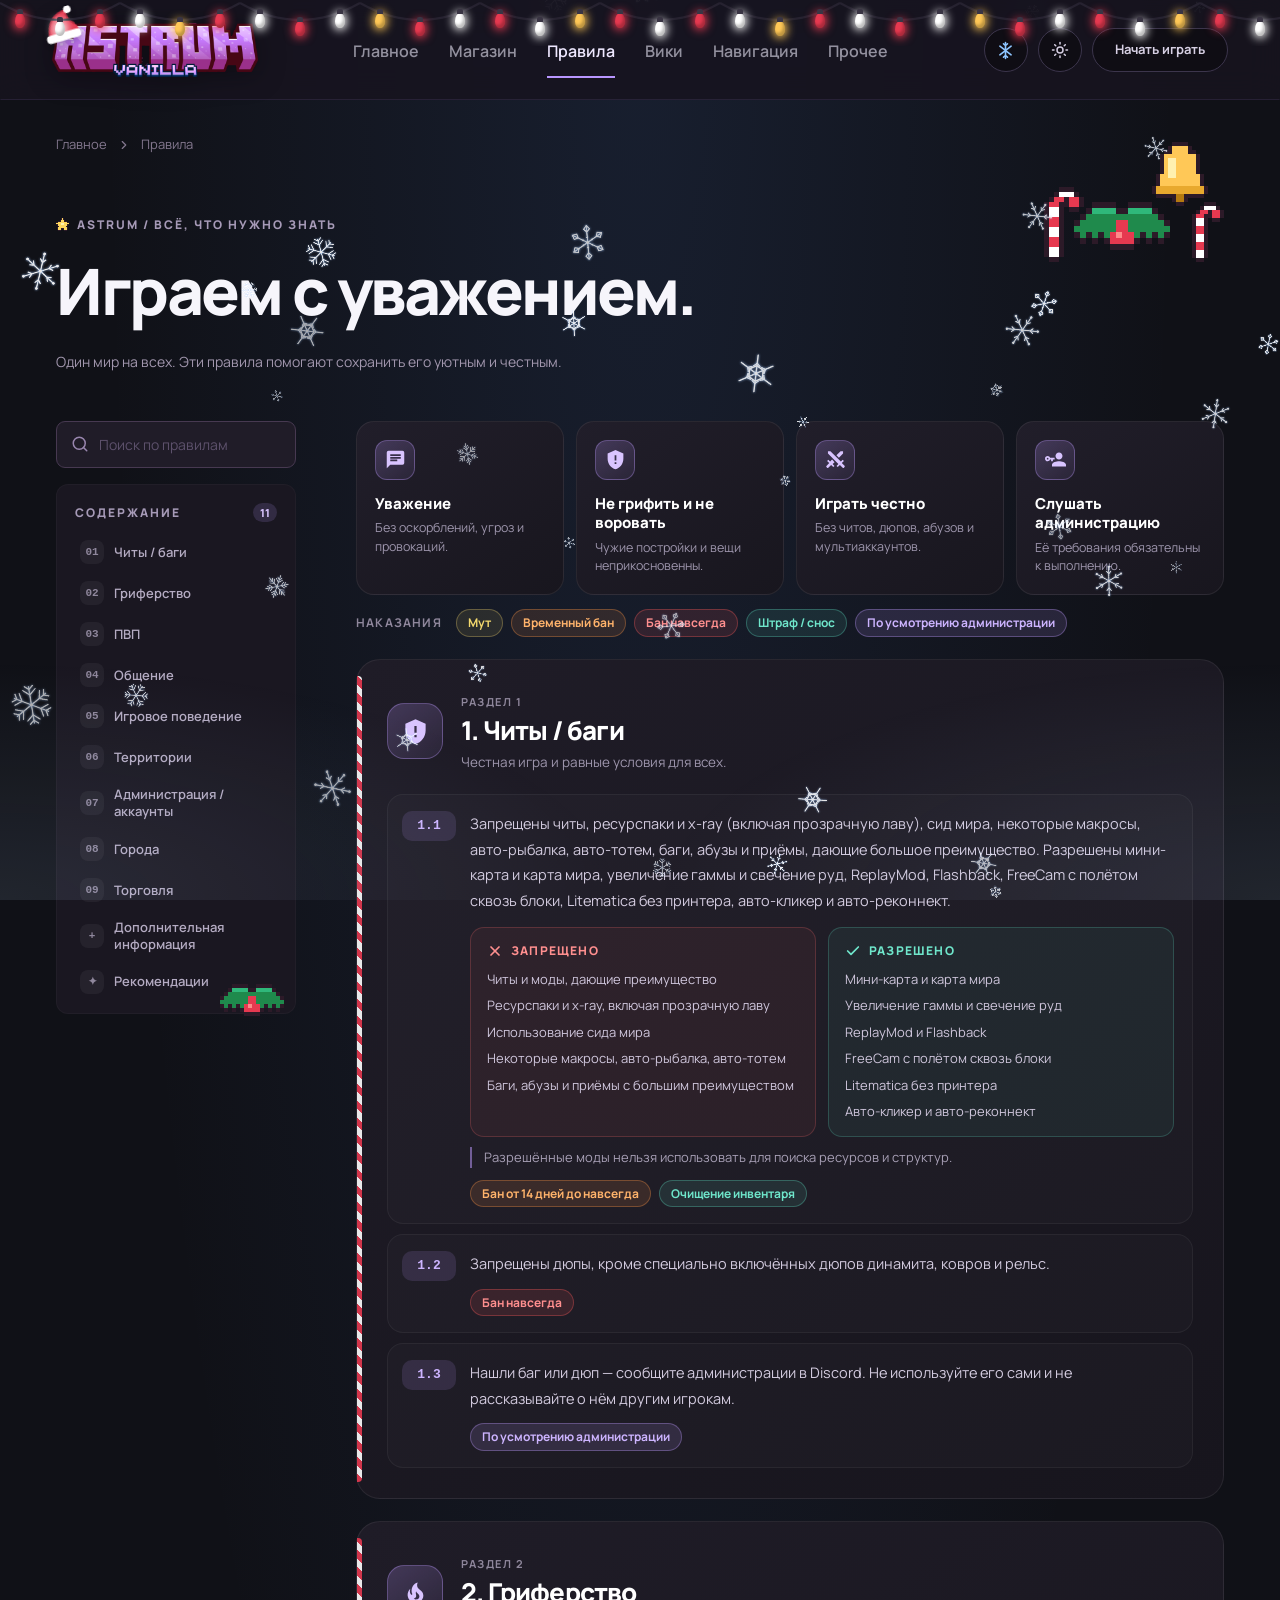
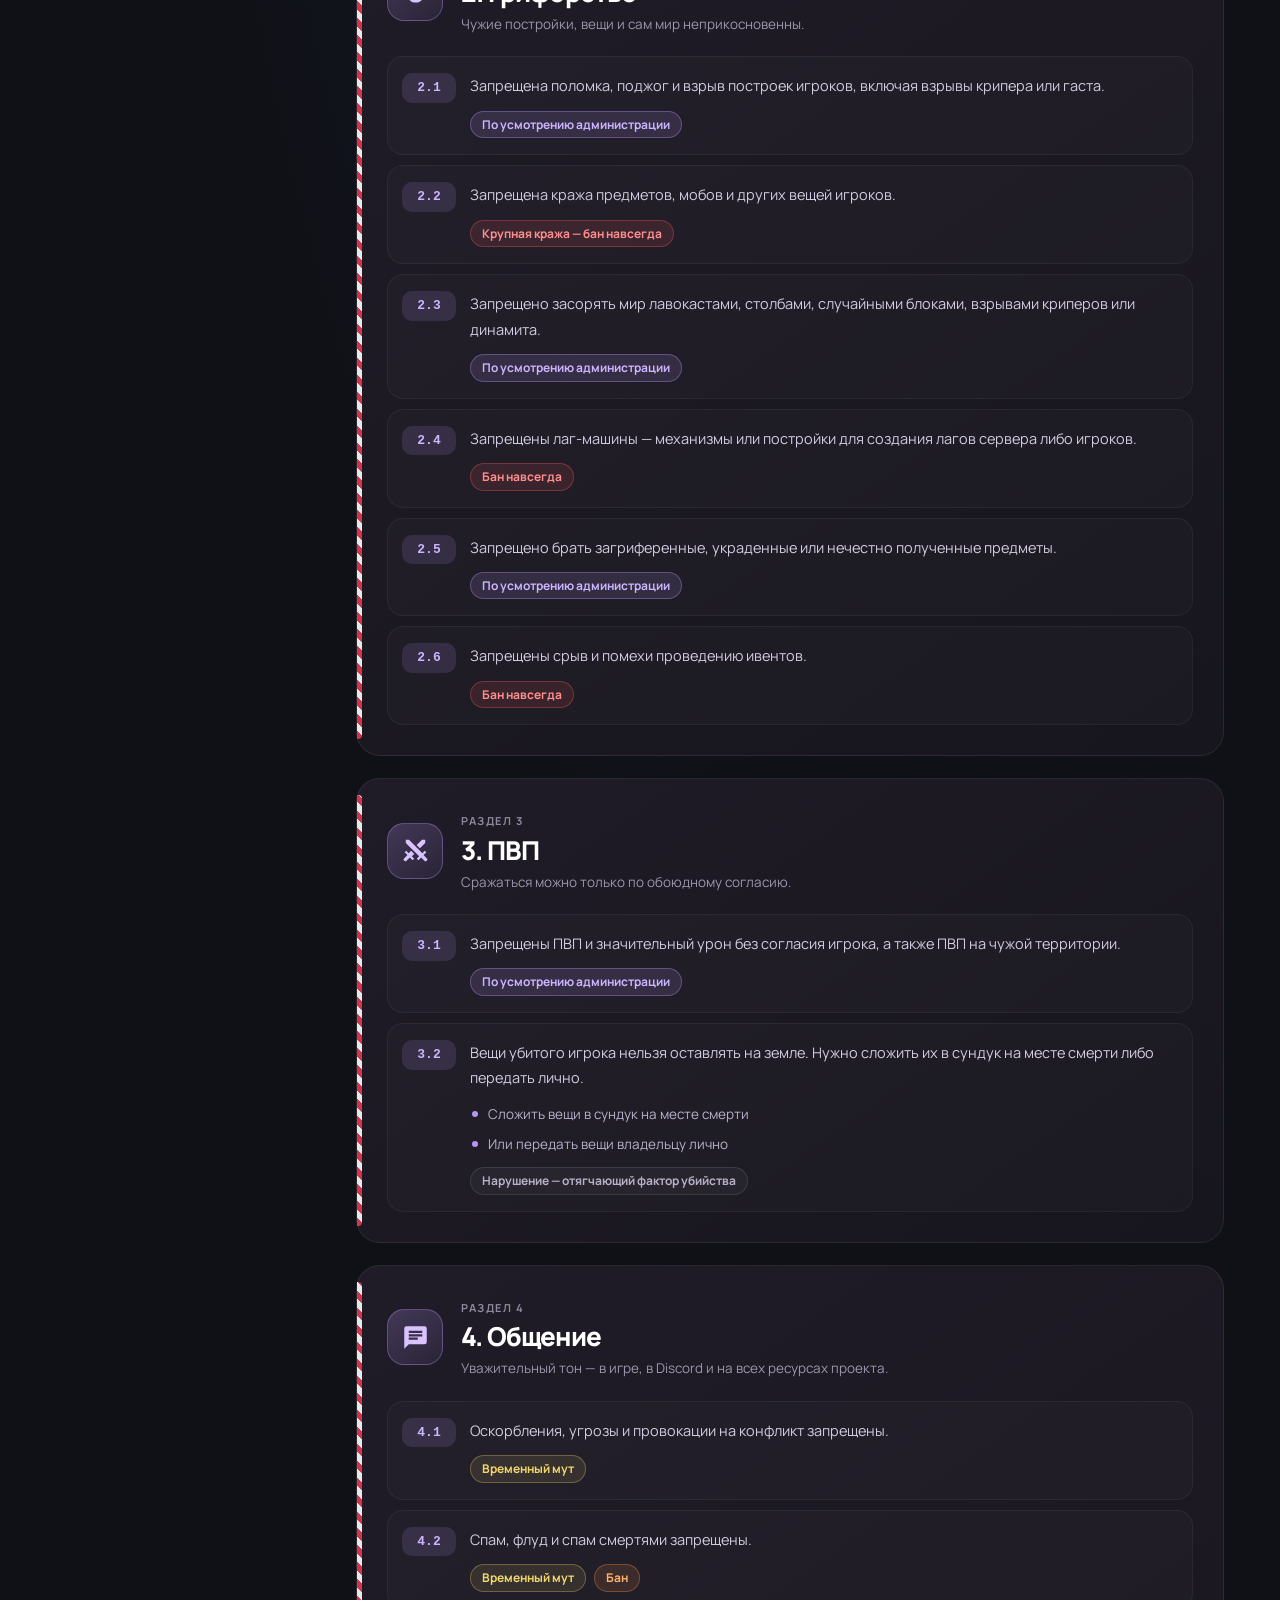
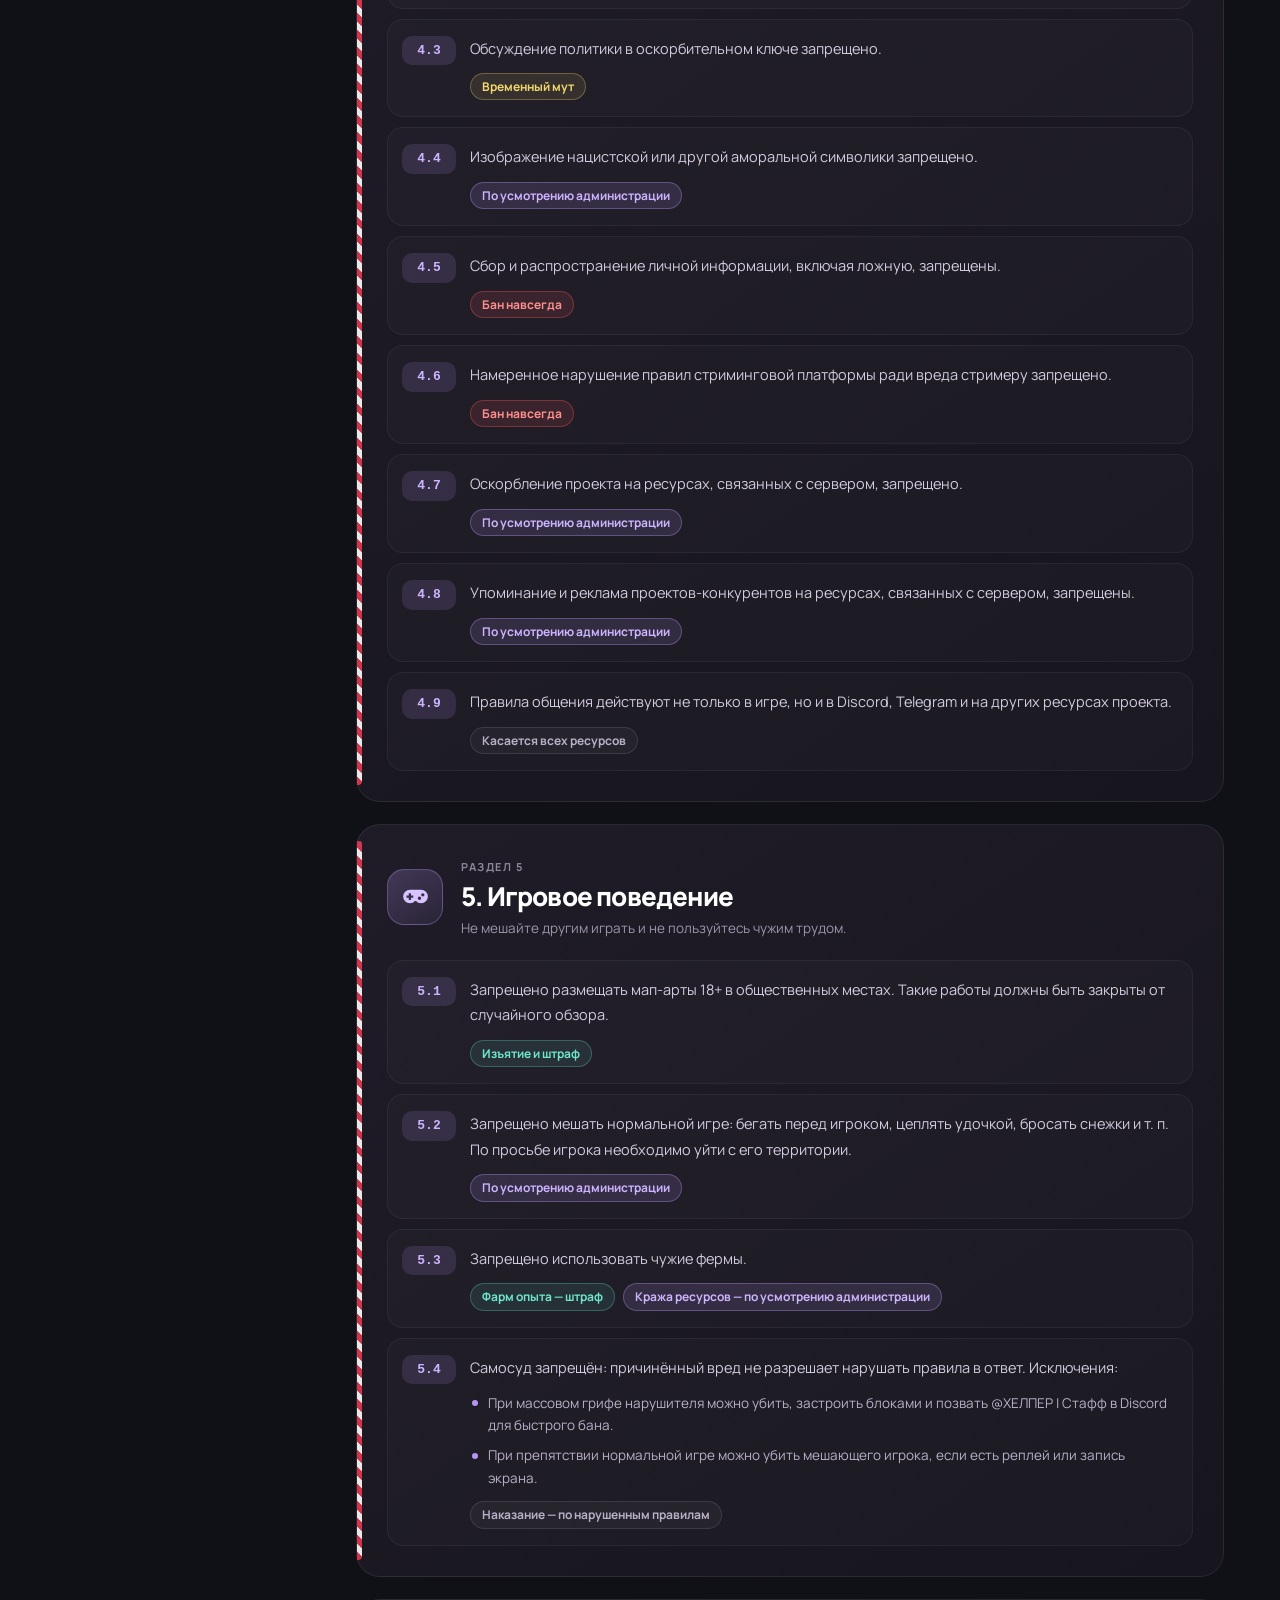
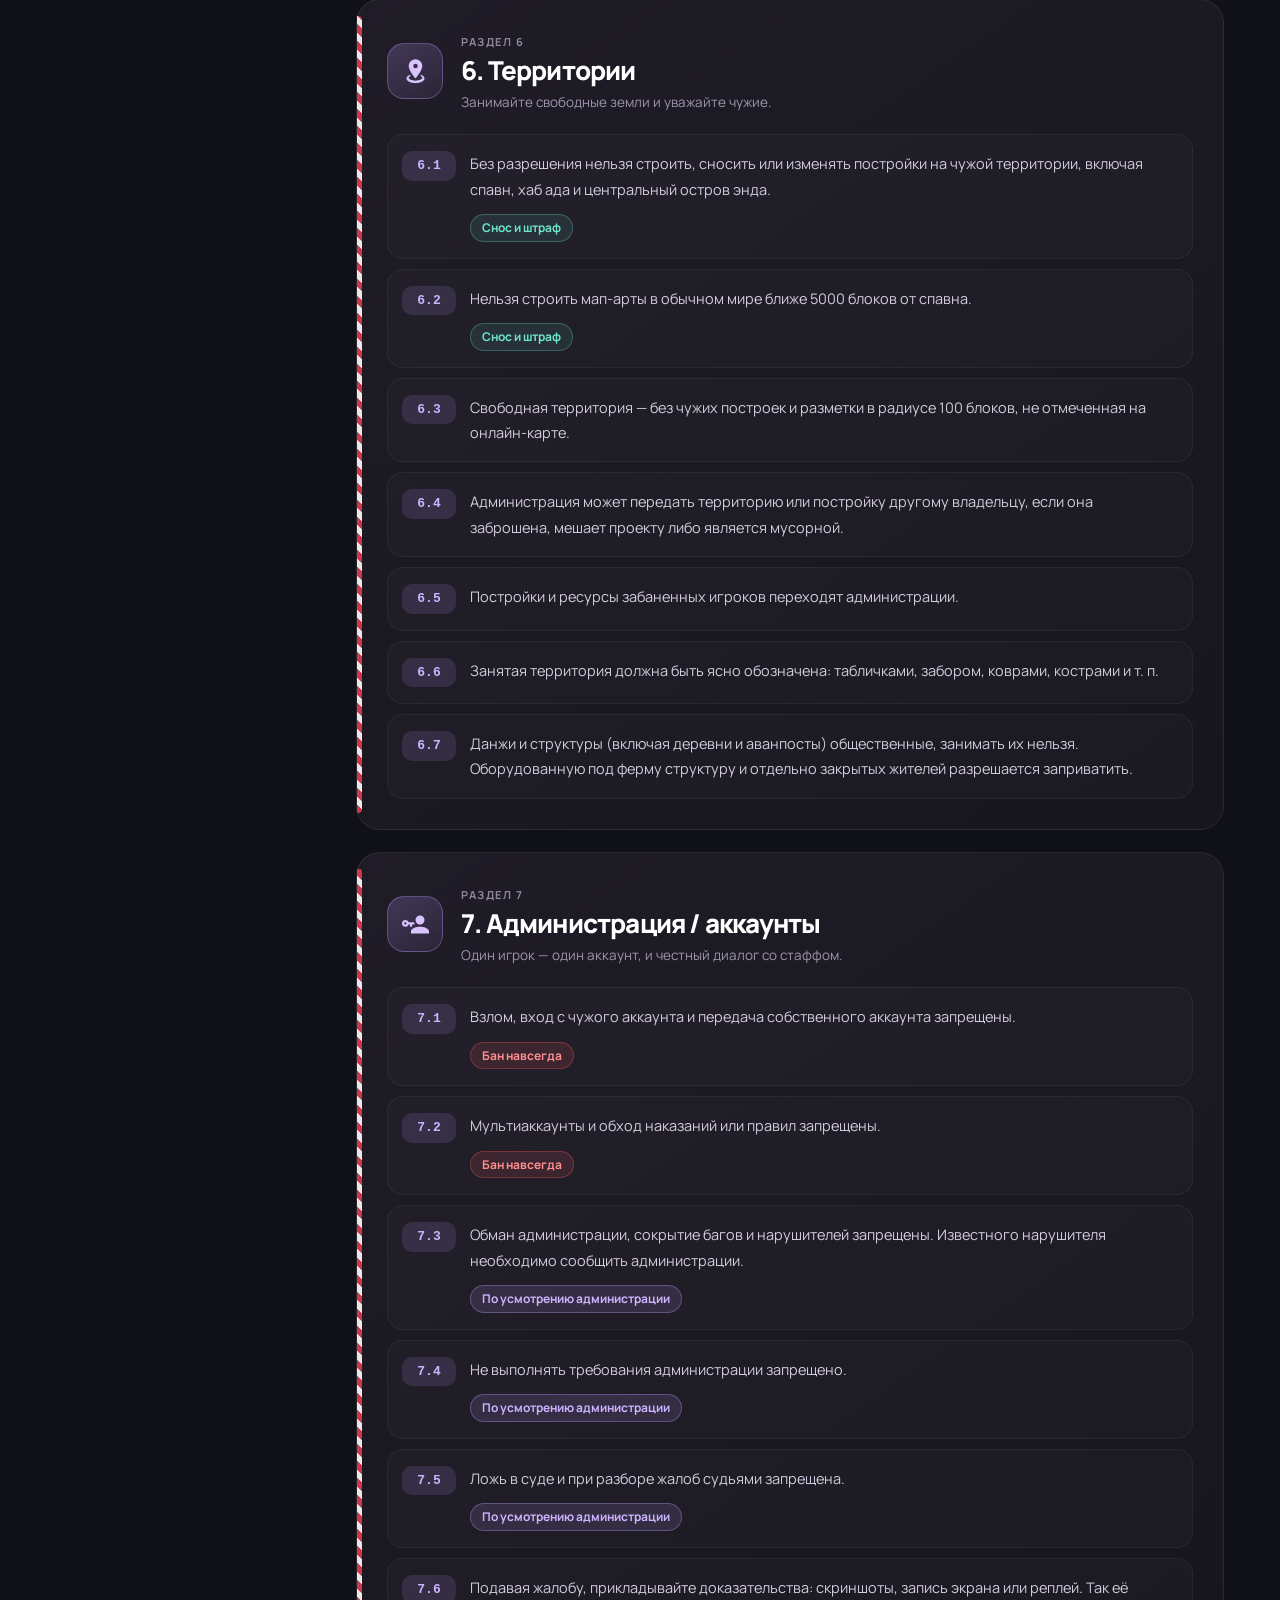
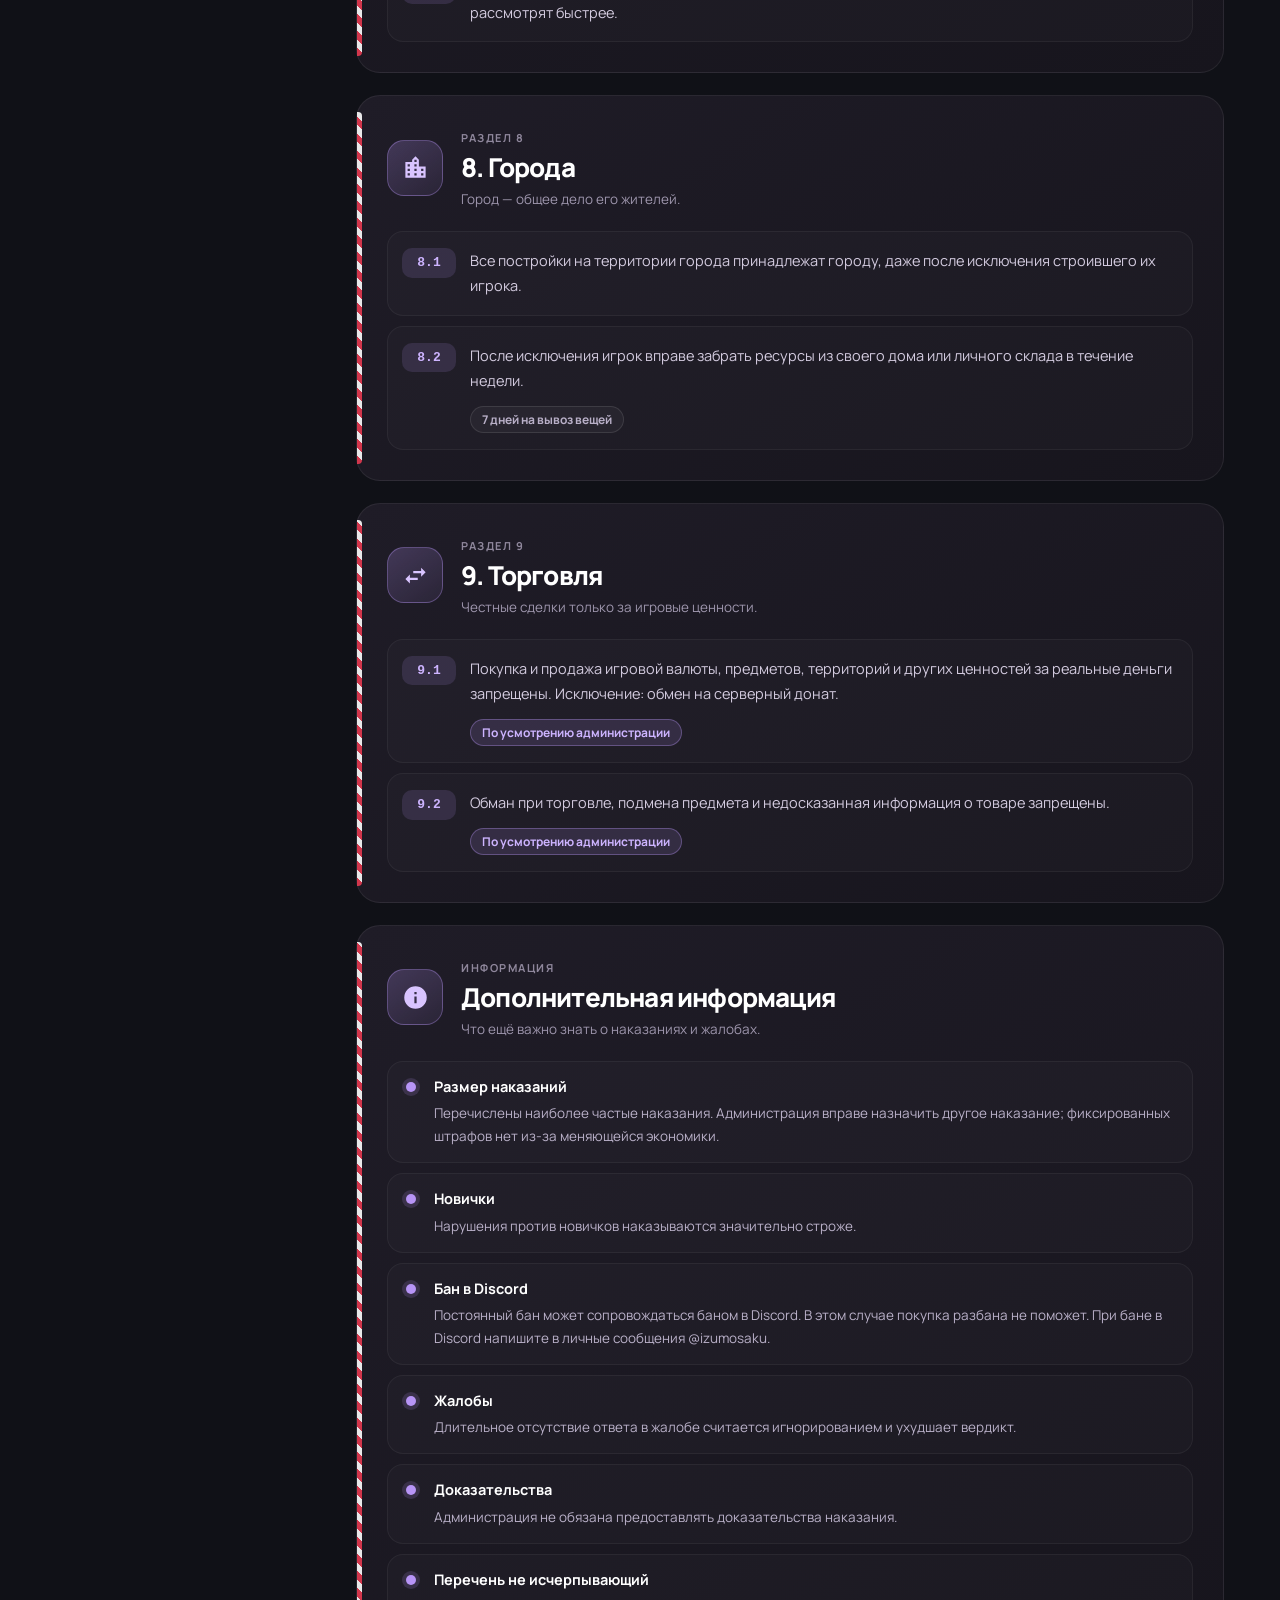
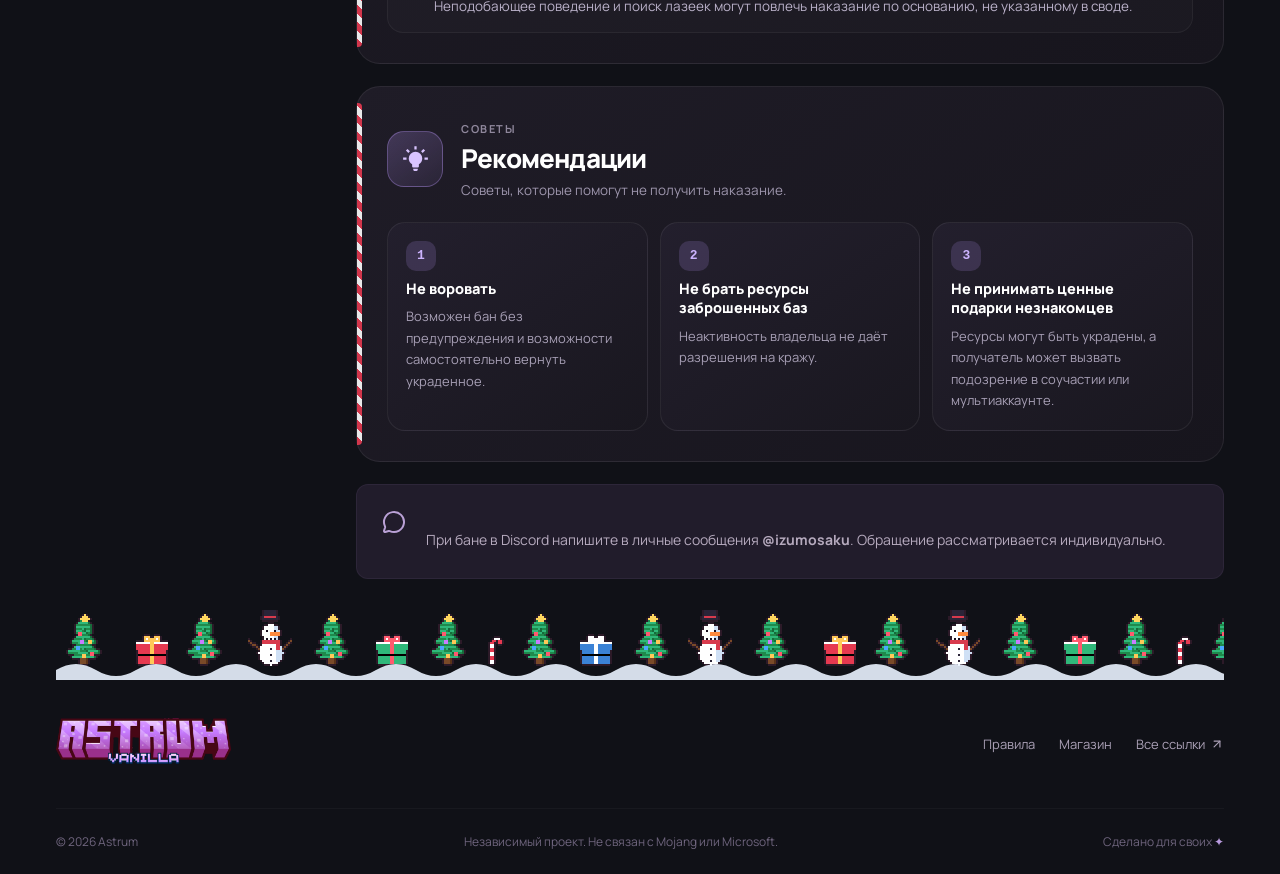
<file: rules.html>
<!DOCTYPE html>
<html lang="ru">
<head>
<meta charset="utf-8">
<meta name="viewport" content="width=device-width, initial-scale=1">
<title>Правила — Astrum</title>
<meta name="description" content="Ванильный Minecraft-сервер Astrum: необязательный РП, города и сообщество. Начни свою историю на astrums.pro.">
<link rel="icon" type="image/png" href="assets/images/astrum-logo.png">
<script>try{var t=localStorage.getItem("astrum-theme");document.documentElement.setAttribute("data-theme",t==="light"?"light":"dark")}catch(e){document.documentElement.setAttribute("data-theme","dark")}</script>
<link rel="stylesheet" href="assets/css/style.css">
<link rel="stylesheet" href="assets/css/extra.css">
<link rel="stylesheet" href="assets/css/light.css">
<link rel="stylesheet" href="assets/css/newyear.css">
</head>
<body class="antialiased">
<div class="astrum-site"><header class="site-header"><a class="brand brand-logo" href="index.html" aria-label="Astrum Vanilla — на главную"><img src="assets/images/astrum-wordmark.png" alt="Astrum Vanilla" width="640" height="168"></a><nav class="main-nav" aria-label="Главная навигация"><a class="" href="index.html">Главное</a><a class="" href="shop.html">Магазин</a><a class="active" aria-current="page" href="rules.html">Правила</a><a class="" href="wiki.html">Вики</a><a class="" href="navigation.html">Навигация</a><a class="" href="more.html">Прочее</a></nav><div class="header-tools"><button class="theme-toggle" type="button" aria-label="Сменить тему: светлая или тёмная" title="Сменить тему"><svg class="icon-sun" xmlns="http://www.w3.org/2000/svg" width="18" height="18" viewBox="0 0 24 24" fill="none" stroke="currentColor" stroke-width="2" stroke-linecap="round" stroke-linejoin="round" aria-hidden="true"><circle cx="12" cy="12" r="4"></circle><path d="M12 2v2"></path><path d="M12 20v2"></path><path d="m4.93 4.93 1.41 1.41"></path><path d="m17.66 17.66 1.41 1.41"></path><path d="M2 12h2"></path><path d="M20 12h2"></path><path d="m6.34 17.66-1.41 1.41"></path><path d="m19.07 4.93-1.41 1.41"></path></svg><svg class="icon-moon" xmlns="http://www.w3.org/2000/svg" width="18" height="18" viewBox="0 0 24 24" fill="none" stroke="currentColor" stroke-width="2" stroke-linecap="round" stroke-linejoin="round" aria-hidden="true"><path d="M12 3a6 6 0 0 0 9 9 9 9 0 1 1-9-9Z"></path></svg></button><a href="https://discord.gg/phRQ59Pmp" target="_blank" rel="noopener noreferrer" class="header-cta"><span>Начать играть</span></a></div><button class="menu-toggle" aria-label="Открыть меню"><svg xmlns="http://www.w3.org/2000/svg" width="24" height="24" viewBox="0 0 24 24" fill="none" stroke="currentColor" stroke-width="2" stroke-linecap="round" stroke-linejoin="round" class="lucide lucide-menu" aria-hidden="true"><path d="M4 5h16"></path><path d="M4 12h16"></path><path d="M4 19h16"></path></svg></button></header><main><section class="wrap inner-page"><div class="breadcrumbs"><a href="index.html">Главное</a><svg xmlns="http://www.w3.org/2000/svg" width="14" height="14" viewBox="0 0 24 24" fill="none" stroke="currentColor" stroke-width="2" stroke-linecap="round" stroke-linejoin="round" class="lucide lucide-chevron-right" aria-hidden="true"><path d="m9 18 6-6-6-6"></path></svg><span>Правила</span></div><span class="eyebrow">ASTRUM / ВСЁ, ЧТО НУЖНО ЗНАТЬ</span><h1>Играем с уважением.</h1><p class="page-intro">Один мир на всех. Эти правила помогают сохранить его уютным и честным.</p><div class="rules-layout"><div class="rules-side"><label class="search rules-search"><svg xmlns="http://www.w3.org/2000/svg" width="18" height="18" viewBox="0 0 24 24" fill="none" stroke="currentColor" stroke-width="2" stroke-linecap="round" stroke-linejoin="round" class="lucide lucide-search" aria-hidden="true"><path d="m21 21-4.34-4.34"></path><circle cx="11" cy="11" r="8"></circle></svg><input placeholder="Поиск по правилам" aria-label="Поиск по правилам" value=""/></label><aside class="rules-toc"><span class="eyebrow">СОДЕРЖАНИЕ<b class="toc-count">11</b></span><a href="#rule-0"><span class="toc-n">01</span><span class="toc-t">Читы / баги</span></a><a href="#rule-1"><span class="toc-n">02</span><span class="toc-t">Гриферство</span></a><a href="#rule-2"><span class="toc-n">03</span><span class="toc-t">ПВП</span></a><a href="#rule-3"><span class="toc-n">04</span><span class="toc-t">Общение</span></a><a href="#rule-4"><span class="toc-n">05</span><span class="toc-t">Игровое поведение</span></a><a href="#rule-5"><span class="toc-n">06</span><span class="toc-t">Территории</span></a><a href="#rule-6"><span class="toc-n">07</span><span class="toc-t">Администрация / аккаунты</span></a><a href="#rule-7"><span class="toc-n">08</span><span class="toc-t">Города</span></a><a href="#rule-8"><span class="toc-n">09</span><span class="toc-t">Торговля</span></a><a href="#rule-10"><span class="toc-n">+</span><span class="toc-t">Дополнительная информация</span></a><a href="#rule-11"><span class="toc-n">✦</span><span class="toc-t">Рекомендации</span></a></aside></div><div class="rules-content"><div class="rules-intro" id="rules-intro"><div class="rule-highlights"><div class="rule-highlight"><span class="rule-icon sm"><svg xmlns="http://www.w3.org/2000/svg" viewBox="0 0 24 24" fill="currentColor" aria-hidden="true"><path d="M20 2H4a2 2 0 0 0-2 2v18l4-4h14a2 2 0 0 0 2-2V4a2 2 0 0 0-2-2M6 9h12v2H6m8 3H6v-2h8m4-4H6V6h12"/></svg></span><strong>Уважение</strong><small>Без оскорблений, угроз и провокаций.</small></div><div class="rule-highlight"><span class="rule-icon sm"><svg xmlns="http://www.w3.org/2000/svg" viewBox="0 0 24 24" fill="currentColor" aria-hidden="true"><path d="M12 1 3 5v6c0 5.55 3.84 10.74 9 12 5.16-1.26 9-6.45 9-12V5M11 7h2v6h-2m0 2h2v2h-2"/></svg></span><strong>Не грифить и не воровать</strong><small>Чужие постройки и вещи неприкосновенны.</small></div><div class="rule-highlight"><span class="rule-icon sm"><svg xmlns="http://www.w3.org/2000/svg" viewBox="0 0 24 24" fill="currentColor" aria-hidden="true"><path d="m6.2 2.44 11.9 11.9 2.12-2.12 1.41 1.41-2.47 2.47 3.18 3.18c.39.39.39 1.02 0 1.41l-.71.71a.996.996 0 0 1-1.41 0L17 18.23l-2.44 2.47-1.41-1.41 2.12-2.12-11.9-11.9V2.44zM15.89 10l4.74-4.74V2.44H17.8l-4.74 4.74zm-4.95 5-2.83-2.87-2.21 2.21-2.12-2.12-1.41 1.41 2.47 2.47-3.18 3.19a.996.996 0 0 0 0 1.41l.71.71c.39.39 1.02.39 1.41 0L7 18.23l2.44 2.47 1.41-1.41-2.12-2.12z"/></svg></span><strong>Играть честно</strong><small>Без читов, дюпов, абузов и мультиаккаунтов.</small></div><div class="rule-highlight"><span class="rule-icon sm"><svg xmlns="http://www.w3.org/2000/svg" viewBox="0 0 24 24" fill="currentColor" aria-hidden="true"><path d="M11 10v2H9v2H7v-2H5.8c-.4 1.2-1.5 2-2.8 2-1.7 0-3-1.3-3-3s1.3-3 3-3c1.3 0 2.4.8 2.8 2zm-8 0c-.6 0-1 .4-1 1s.4 1 1 1 1-.4 1-1-.4-1-1-1m13 4c2.7 0 8 1.3 8 4v2H8v-2c0-2.7 5.3-4 8-4m0-2c-2.2 0-4-1.8-4-4s1.8-4 4-4 4 1.8 4 4-1.8 4-4 4"/></svg></span><strong>Слушать администрацию</strong><small>Её требования обязательны к выполнению.</small></div></div><div class="rule-legend"><span class="rule-legend-title">Наказания</span><button type="button" class="rule-chip rule-filter chip-mute" data-punish="chip-mute" aria-pressed="false">Мут</button><button type="button" class="rule-chip rule-filter chip-ban-temp" data-punish="chip-ban-temp" aria-pressed="false">Временный бан</button><button type="button" class="rule-chip rule-filter chip-ban-perm" data-punish="chip-ban-perm" aria-pressed="false">Бан навсегда</button><button type="button" class="rule-chip rule-filter chip-fine" data-punish="chip-fine" aria-pressed="false">Штраф / снос</button><button type="button" class="rule-chip rule-filter chip-admin" data-punish="chip-admin" aria-pressed="false">По усмотрению администрации</button><button type="button" class="rule-filter-reset" hidden>Показать все правила</button><span class="rule-filter-count" role="status" aria-live="polite" hidden></span></div></div><article id="rule-0" class="rule-section"><header class="rule-head"><span class="rule-icon"><svg xmlns="http://www.w3.org/2000/svg" viewBox="0 0 24 24" fill="currentColor" aria-hidden="true"><path d="M12 1 3 5v6c0 5.55 3.84 10.74 9 12 5.16-1.26 9-6.45 9-12V5M11 7h2v6h-2m0 2h2v2h-2"/></svg></span><div><span class="rule-label">РАЗДЕЛ 1</span><h2>1. Читы / баги</h2><p class="rule-lead">Честная игра и равные условия для всех.</p></div></header><ol class="rule-list"><li class="rule-item" data-item id="r-1-1"><span class="rule-id">1.1</span><div class="rule-body"><p>Запрещены читы, ресурспаки и x-ray (включая прозрачную лаву), сид мира, некоторые макросы, авто-рыбалка, авто-тотем, баги, абузы и приёмы, дающие большое преимущество. Разрешены мини-карта и карта мира, увеличение гаммы и свечение руд, ReplayMod, Flashback, FreeCam с полётом сквозь блоки, Litematica без принтера, авто-кликер и авто-реконнект.</p><div class="rule-split"><div class="rule-col is-bad"><strong><svg xmlns="http://www.w3.org/2000/svg" width="16" height="16" viewBox="0 0 24 24" fill="none" stroke="currentColor" stroke-width="2.6" stroke-linecap="round" stroke-linejoin="round" aria-hidden="true"><path d="M18 6 6 18"/><path d="m6 6 12 12"/></svg>Запрещено</strong><ul><li>Читы и моды, дающие преимущество</li><li>Ресурспаки и x-ray, включая прозрачную лаву</li><li>Использование сида мира</li><li>Некоторые макросы, авто-рыбалка, авто-тотем</li><li>Баги, абузы и приёмы с большим преимуществом</li></ul></div><div class="rule-col is-good"><strong><svg xmlns="http://www.w3.org/2000/svg" width="16" height="16" viewBox="0 0 24 24" fill="none" stroke="currentColor" stroke-width="2.6" stroke-linecap="round" stroke-linejoin="round" aria-hidden="true"><path d="M20 6 9 17l-5-5"/></svg>Разрешено</strong><ul><li>Мини-карта и карта мира</li><li>Увеличение гаммы и свечение руд</li><li>ReplayMod и Flashback</li><li>FreeCam с полётом сквозь блоки</li><li>Litematica без принтера</li><li>Авто-кликер и авто-реконнект</li></ul></div></div><p class="rule-note">Разрешённые моды нельзя использовать для поиска ресурсов и структур.</p><div class="rule-chips"><span class="rule-chip chip-ban-temp">Бан от 14 дней до навсегда</span><span class="rule-chip chip-fine">Очищение инвентаря</span></div></div></li><li class="rule-item" data-item id="r-1-2"><span class="rule-id">1.2</span><div class="rule-body"><p>Запрещены дюпы, кроме специально включённых дюпов динамита, ковров и рельс.</p><div class="rule-chips"><span class="rule-chip chip-ban-perm">Бан навсегда</span></div></div></li><li class="rule-item" data-item id="r-1-3"><span class="rule-id">1.3</span><div class="rule-body"><p>Нашли баг или дюп — сообщите администрации в Discord. Не используйте его сами и не рассказывайте о нём другим игрокам.</p><div class="rule-chips"><span class="rule-chip chip-admin">По усмотрению администрации</span></div></div></li></ol></article><article id="rule-1" class="rule-section"><header class="rule-head"><span class="rule-icon"><svg xmlns="http://www.w3.org/2000/svg" viewBox="0 0 24 24" fill="currentColor" aria-hidden="true"><path d="M17.66 11.2c-.23-.3-.51-.56-.77-.82-.67-.6-1.43-1.03-2.07-1.66C13.33 7.26 13 4.85 13.95 3c-.95.23-1.78.75-2.49 1.32-2.59 2.08-3.61 5.75-2.39 8.9.04.1.08.2.08.33 0 .22-.15.42-.35.5-.23.1-.47.04-.66-.12a.6.6 0 0 1-.14-.17c-1.13-1.43-1.31-3.48-.55-5.12C5.78 10 4.87 12.3 5 14.47c.06.5.12 1 .29 1.5.14.6.41 1.2.71 1.73 1.08 1.73 2.95 2.97 4.96 3.22 2.14.27 4.43-.12 6.07-1.6 1.83-1.66 2.47-4.32 1.53-6.6l-.13-.26c-.21-.46-.77-1.26-.77-1.26m-3.16 6.3c-.28.24-.74.5-1.1.6-1.12.4-2.24-.16-2.9-.82 1.19-.28 1.9-1.16 2.11-2.05.17-.8-.15-1.46-.28-2.23-.12-.74-.1-1.37.17-2.06.19.38.39.76.63 1.06.77 1 1.98 1.44 2.24 2.8.04.14.06.28.06.43.03.82-.33 1.72-.93 2.27"/></svg></span><div><span class="rule-label">РАЗДЕЛ 2</span><h2>2. Гриферство</h2><p class="rule-lead">Чужие постройки, вещи и сам мир неприкосновенны.</p></div></header><ol class="rule-list"><li class="rule-item" data-item id="r-2-1"><span class="rule-id">2.1</span><div class="rule-body"><p>Запрещена поломка, поджог и взрыв построек игроков, включая взрывы крипера или гаста.</p><div class="rule-chips"><span class="rule-chip chip-admin">По усмотрению администрации</span></div></div></li><li class="rule-item" data-item id="r-2-2"><span class="rule-id">2.2</span><div class="rule-body"><p>Запрещена кража предметов, мобов и других вещей игроков.</p><div class="rule-chips"><span class="rule-chip chip-ban-perm">Крупная кража — бан навсегда</span></div></div></li><li class="rule-item" data-item id="r-2-3"><span class="rule-id">2.3</span><div class="rule-body"><p>Запрещено засорять мир лавокастами, столбами, случайными блоками, взрывами криперов или динамита.</p><div class="rule-chips"><span class="rule-chip chip-admin">По усмотрению администрации</span></div></div></li><li class="rule-item" data-item id="r-2-4"><span class="rule-id">2.4</span><div class="rule-body"><p>Запрещены лаг-машины — механизмы или постройки для создания лагов сервера либо игроков.</p><div class="rule-chips"><span class="rule-chip chip-ban-perm">Бан навсегда</span></div></div></li><li class="rule-item" data-item id="r-2-5"><span class="rule-id">2.5</span><div class="rule-body"><p>Запрещено брать загриференные, украденные или нечестно полученные предметы.</p><div class="rule-chips"><span class="rule-chip chip-admin">По усмотрению администрации</span></div></div></li><li class="rule-item" data-item id="r-2-6"><span class="rule-id">2.6</span><div class="rule-body"><p>Запрещены срыв и помехи проведению ивентов.</p><div class="rule-chips"><span class="rule-chip chip-ban-perm">Бан навсегда</span></div></div></li></ol></article><article id="rule-2" class="rule-section"><header class="rule-head"><span class="rule-icon"><svg xmlns="http://www.w3.org/2000/svg" viewBox="0 0 24 24" fill="currentColor" aria-hidden="true"><path d="m6.2 2.44 11.9 11.9 2.12-2.12 1.41 1.41-2.47 2.47 3.18 3.18c.39.39.39 1.02 0 1.41l-.71.71a.996.996 0 0 1-1.41 0L17 18.23l-2.44 2.47-1.41-1.41 2.12-2.12-11.9-11.9V2.44zM15.89 10l4.74-4.74V2.44H17.8l-4.74 4.74zm-4.95 5-2.83-2.87-2.21 2.21-2.12-2.12-1.41 1.41 2.47 2.47-3.18 3.19a.996.996 0 0 0 0 1.41l.71.71c.39.39 1.02.39 1.41 0L7 18.23l2.44 2.47 1.41-1.41-2.12-2.12z"/></svg></span><div><span class="rule-label">РАЗДЕЛ 3</span><h2>3. ПВП</h2><p class="rule-lead">Сражаться можно только по обоюдному согласию.</p></div></header><ol class="rule-list"><li class="rule-item" data-item id="r-3-1"><span class="rule-id">3.1</span><div class="rule-body"><p>Запрещены ПВП и значительный урон без согласия игрока, а также ПВП на чужой территории.</p><div class="rule-chips"><span class="rule-chip chip-admin">По усмотрению администрации</span></div></div></li><li class="rule-item" data-item id="r-3-2"><span class="rule-id">3.2</span><div class="rule-body"><p>Вещи убитого игрока нельзя оставлять на земле. Нужно сложить их в сундук на месте смерти либо передать лично.</p><ul class="rule-bullets"><li>Сложить вещи в сундук на месте смерти</li><li>Или передать вещи владельцу лично</li></ul><div class="rule-chips"><span class="rule-chip chip-tag">Нарушение — отягчающий фактор убийства</span></div></div></li></ol></article><article id="rule-3" class="rule-section"><header class="rule-head"><span class="rule-icon"><svg xmlns="http://www.w3.org/2000/svg" viewBox="0 0 24 24" fill="currentColor" aria-hidden="true"><path d="M20 2H4a2 2 0 0 0-2 2v18l4-4h14a2 2 0 0 0 2-2V4a2 2 0 0 0-2-2M6 9h12v2H6m8 3H6v-2h8m4-4H6V6h12"/></svg></span><div><span class="rule-label">РАЗДЕЛ 4</span><h2>4. Общение</h2><p class="rule-lead">Уважительный тон — в игре, в Discord и на всех ресурсах проекта.</p></div></header><ol class="rule-list"><li class="rule-item" data-item id="r-4-1"><span class="rule-id">4.1</span><div class="rule-body"><p>Оскорбления, угрозы и провокации на конфликт запрещены.</p><div class="rule-chips"><span class="rule-chip chip-mute">Временный мут</span></div></div></li><li class="rule-item" data-item id="r-4-2"><span class="rule-id">4.2</span><div class="rule-body"><p>Спам, флуд и спам смертями запрещены.</p><div class="rule-chips"><span class="rule-chip chip-mute">Временный мут</span><span class="rule-chip chip-ban-temp">Бан</span></div></div></li><li class="rule-item" data-item id="r-4-3"><span class="rule-id">4.3</span><div class="rule-body"><p>Обсуждение политики в оскорбительном ключе запрещено.</p><div class="rule-chips"><span class="rule-chip chip-mute">Временный мут</span></div></div></li><li class="rule-item" data-item id="r-4-4"><span class="rule-id">4.4</span><div class="rule-body"><p>Изображение нацистской или другой аморальной символики запрещено.</p><div class="rule-chips"><span class="rule-chip chip-admin">По усмотрению администрации</span></div></div></li><li class="rule-item" data-item id="r-4-5"><span class="rule-id">4.5</span><div class="rule-body"><p>Сбор и распространение личной информации, включая ложную, запрещены.</p><div class="rule-chips"><span class="rule-chip chip-ban-perm">Бан навсегда</span></div></div></li><li class="rule-item" data-item id="r-4-6"><span class="rule-id">4.6</span><div class="rule-body"><p>Намеренное нарушение правил стриминговой платформы ради вреда стримеру запрещено.</p><div class="rule-chips"><span class="rule-chip chip-ban-perm">Бан навсегда</span></div></div></li><li class="rule-item" data-item id="r-4-7"><span class="rule-id">4.7</span><div class="rule-body"><p>Оскорбление проекта на ресурсах, связанных с сервером, запрещено.</p><div class="rule-chips"><span class="rule-chip chip-admin">По усмотрению администрации</span></div></div></li><li class="rule-item" data-item id="r-4-8"><span class="rule-id">4.8</span><div class="rule-body"><p>Упоминание и реклама проектов-конкурентов на ресурсах, связанных с сервером, запрещены.</p><div class="rule-chips"><span class="rule-chip chip-admin">По усмотрению администрации</span></div></div></li><li class="rule-item" data-item id="r-4-9"><span class="rule-id">4.9</span><div class="rule-body"><p>Правила общения действуют не только в игре, но и в Discord, Telegram и на других ресурсах проекта.</p><div class="rule-chips"><span class="rule-chip chip-tag">Касается всех ресурсов</span></div></div></li></ol></article><article id="rule-4" class="rule-section"><header class="rule-head"><span class="rule-icon"><svg xmlns="http://www.w3.org/2000/svg" viewBox="0 0 24 24" fill="currentColor" aria-hidden="true"><path d="M7 6h10a6 6 0 0 1 6 6 6 6 0 0 1-6 6c-1.78 0-3.37-.77-4.47-2h-1.06c-1.1 1.23-2.69 2-4.47 2a6 6 0 0 1-6-6 6 6 0 0 1 6-6M6 9v2H4v2h2v2h2v-2h2v-2H8V9zm9.5 3a1.5 1.5 0 0 0-1.5 1.5 1.5 1.5 0 0 0 1.5 1.5 1.5 1.5 0 0 0 1.5-1.5 1.5 1.5 0 0 0-1.5-1.5m3-3a1.5 1.5 0 0 0-1.5 1.5 1.5 1.5 0 0 0 1.5 1.5 1.5 1.5 0 0 0 1.5-1.5A1.5 1.5 0 0 0 18.5 9"/></svg></span><div><span class="rule-label">РАЗДЕЛ 5</span><h2>5. Игровое поведение</h2><p class="rule-lead">Не мешайте другим играть и не пользуйтесь чужим трудом.</p></div></header><ol class="rule-list"><li class="rule-item" data-item id="r-5-1"><span class="rule-id">5.1</span><div class="rule-body"><p>Запрещено размещать мап-арты 18+ в общественных местах. Такие работы должны быть закрыты от случайного обзора.</p><div class="rule-chips"><span class="rule-chip chip-fine">Изъятие и штраф</span></div></div></li><li class="rule-item" data-item id="r-5-2"><span class="rule-id">5.2</span><div class="rule-body"><p>Запрещено мешать нормальной игре: бегать перед игроком, цеплять удочкой, бросать снежки и т. п. По просьбе игрока необходимо уйти с его территории.</p><div class="rule-chips"><span class="rule-chip chip-admin">По усмотрению администрации</span></div></div></li><li class="rule-item" data-item id="r-5-3"><span class="rule-id">5.3</span><div class="rule-body"><p>Запрещено использовать чужие фермы.</p><div class="rule-chips"><span class="rule-chip chip-fine">Фарм опыта — штраф</span><span class="rule-chip chip-admin">Кража ресурсов — по усмотрению администрации</span></div></div></li><li class="rule-item" data-item id="r-5-4"><span class="rule-id">5.4</span><div class="rule-body"><p>Самосуд запрещён: причинённый вред не разрешает нарушать правила в ответ. Исключения:</p><ul class="rule-bullets"><li>При массовом грифе нарушителя можно убить, застроить блоками и позвать @ХЕЛПЕР | Стафф в Discord для быстрого бана.</li><li>При препятствии нормальной игре можно убить мешающего игрока, если есть реплей или запись экрана.</li></ul><div class="rule-chips"><span class="rule-chip chip-tag">Наказание — по нарушенным правилам</span></div></div></li></ol></article><article id="rule-5" class="rule-section"><header class="rule-head"><span class="rule-icon"><svg xmlns="http://www.w3.org/2000/svg" viewBox="0 0 24 24" fill="currentColor" aria-hidden="true"><path d="M12 2c3.31 0 6 2.66 6 5.95C18 12.41 12 19 12 19S6 12.41 6 7.95C6 4.66 8.69 2 12 2m0 4a2 2 0 0 0-2 2 2 2 0 0 0 2 2 2 2 0 0 0 2-2 2 2 0 0 0-2-2m8 13c0 2.21-3.58 4-8 4s-8-1.79-8-4c0-1.29 1.22-2.44 3.11-3.17l.64.91C6.67 17.19 6 17.81 6 18.5c0 1.38 2.69 2.5 6 2.5s6-1.12 6-2.5c0-.69-.67-1.31-1.75-1.76l.64-.91C18.78 16.56 20 17.71 20 19"/></svg></span><div><span class="rule-label">РАЗДЕЛ 6</span><h2>6. Территории</h2><p class="rule-lead">Занимайте свободные земли и уважайте чужие.</p></div></header><ol class="rule-list"><li class="rule-item" data-item id="r-6-1"><span class="rule-id">6.1</span><div class="rule-body"><p>Без разрешения нельзя строить, сносить или изменять постройки на чужой территории, включая спавн, хаб ада и центральный остров энда.</p><div class="rule-chips"><span class="rule-chip chip-fine">Снос и штраф</span></div></div></li><li class="rule-item" data-item id="r-6-2"><span class="rule-id">6.2</span><div class="rule-body"><p>Нельзя строить мап-арты в обычном мире ближе 5000 блоков от спавна.</p><div class="rule-chips"><span class="rule-chip chip-fine">Снос и штраф</span></div></div></li><li class="rule-item" data-item id="r-6-3"><span class="rule-id">6.3</span><div class="rule-body"><p>Свободная территория — без чужих построек и разметки в радиусе 100 блоков, не отмеченная на онлайн-карте.</p></div></li><li class="rule-item" data-item id="r-6-4"><span class="rule-id">6.4</span><div class="rule-body"><p>Администрация может передать территорию или постройку другому владельцу, если она заброшена, мешает проекту либо является мусорной.</p></div></li><li class="rule-item" data-item id="r-6-5"><span class="rule-id">6.5</span><div class="rule-body"><p>Постройки и ресурсы забаненных игроков переходят администрации.</p></div></li><li class="rule-item" data-item id="r-6-6"><span class="rule-id">6.6</span><div class="rule-body"><p>Занятая территория должна быть ясно обозначена: табличками, забором, коврами, кострами и т. п.</p></div></li><li class="rule-item" data-item id="r-6-7"><span class="rule-id">6.7</span><div class="rule-body"><p>Данжи и структуры (включая деревни и аванпосты) общественные, занимать их нельзя. Оборудованную под ферму структуру и отдельно закрытых жителей разрешается заприватить.</p></div></li></ol></article><article id="rule-6" class="rule-section"><header class="rule-head"><span class="rule-icon"><svg xmlns="http://www.w3.org/2000/svg" viewBox="0 0 24 24" fill="currentColor" aria-hidden="true"><path d="M11 10v2H9v2H7v-2H5.8c-.4 1.2-1.5 2-2.8 2-1.7 0-3-1.3-3-3s1.3-3 3-3c1.3 0 2.4.8 2.8 2zm-8 0c-.6 0-1 .4-1 1s.4 1 1 1 1-.4 1-1-.4-1-1-1m13 4c2.7 0 8 1.3 8 4v2H8v-2c0-2.7 5.3-4 8-4m0-2c-2.2 0-4-1.8-4-4s1.8-4 4-4 4 1.8 4 4-1.8 4-4 4"/></svg></span><div><span class="rule-label">РАЗДЕЛ 7</span><h2>7. Администрация / аккаунты</h2><p class="rule-lead">Один игрок — один аккаунт, и честный диалог со стаффом.</p></div></header><ol class="rule-list"><li class="rule-item" data-item id="r-7-1"><span class="rule-id">7.1</span><div class="rule-body"><p>Взлом, вход с чужого аккаунта и передача собственного аккаунта запрещены.</p><div class="rule-chips"><span class="rule-chip chip-ban-perm">Бан навсегда</span></div></div></li><li class="rule-item" data-item id="r-7-2"><span class="rule-id">7.2</span><div class="rule-body"><p>Мультиаккаунты и обход наказаний или правил запрещены.</p><div class="rule-chips"><span class="rule-chip chip-ban-perm">Бан навсегда</span></div></div></li><li class="rule-item" data-item id="r-7-3"><span class="rule-id">7.3</span><div class="rule-body"><p>Обман администрации, сокрытие багов и нарушителей запрещены. Известного нарушителя необходимо сообщить администрации.</p><div class="rule-chips"><span class="rule-chip chip-admin">По усмотрению администрации</span></div></div></li><li class="rule-item" data-item id="r-7-4"><span class="rule-id">7.4</span><div class="rule-body"><p>Не выполнять требования администрации запрещено.</p><div class="rule-chips"><span class="rule-chip chip-admin">По усмотрению администрации</span></div></div></li><li class="rule-item" data-item id="r-7-5"><span class="rule-id">7.5</span><div class="rule-body"><p>Ложь в суде и при разборе жалоб судьями запрещена.</p><div class="rule-chips"><span class="rule-chip chip-admin">По усмотрению администрации</span></div></div></li><li class="rule-item" data-item id="r-7-6"><span class="rule-id">7.6</span><div class="rule-body"><p>Подавая жалобу, прикладывайте доказательства: скриншоты, запись экрана или реплей. Так её рассмотрят быстрее.</p></div></li></ol></article><article id="rule-7" class="rule-section"><header class="rule-head"><span class="rule-icon"><svg xmlns="http://www.w3.org/2000/svg" viewBox="0 0 24 24" fill="currentColor" aria-hidden="true"><path d="M19 15h-2v-2h2m0 6h-2v-2h2M13 7h-2V5h2m0 6h-2V9h2m0 6h-2v-2h2m0 6h-2v-2h2m-6-6H5V9h2m0 6H5v-2h2m0 6H5v-2h2m8-6V5l-3-3-3 3v2H3v14h18V11z"/></svg></span><div><span class="rule-label">РАЗДЕЛ 8</span><h2>8. Города</h2><p class="rule-lead">Город — общее дело его жителей.</p></div></header><ol class="rule-list"><li class="rule-item" data-item id="r-8-1"><span class="rule-id">8.1</span><div class="rule-body"><p>Все постройки на территории города принадлежат городу, даже после исключения строившего их игрока.</p></div></li><li class="rule-item" data-item id="r-8-2"><span class="rule-id">8.2</span><div class="rule-body"><p>После исключения игрок вправе забрать ресурсы из своего дома или личного склада в течение недели.</p><div class="rule-chips"><span class="rule-chip chip-tag">7 дней на вывоз вещей</span></div></div></li></ol></article><article id="rule-8" class="rule-section"><header class="rule-head"><span class="rule-icon"><svg xmlns="http://www.w3.org/2000/svg" viewBox="0 0 24 24" fill="currentColor" aria-hidden="true"><path d="m21 9-4-4v3h-7v2h7v3M7 11l-4 4 4 4v-3h7v-2H7z"/></svg></span><div><span class="rule-label">РАЗДЕЛ 9</span><h2>9. Торговля</h2><p class="rule-lead">Честные сделки только за игровые ценности.</p></div></header><ol class="rule-list"><li class="rule-item" data-item id="r-9-1"><span class="rule-id">9.1</span><div class="rule-body"><p>Покупка и продажа игровой валюты, предметов, территорий и других ценностей за реальные деньги запрещены. Исключение: обмен на серверный донат.</p><div class="rule-chips"><span class="rule-chip chip-admin">По усмотрению администрации</span></div></div></li><li class="rule-item" data-item id="r-9-2"><span class="rule-id">9.2</span><div class="rule-body"><p>Обман при торговле, подмена предмета и недосказанная информация о товаре запрещены.</p><div class="rule-chips"><span class="rule-chip chip-admin">По усмотрению администрации</span></div></div></li></ol></article><article id="rule-10" class="rule-section"><header class="rule-head"><span class="rule-icon"><svg xmlns="http://www.w3.org/2000/svg" viewBox="0 0 24 24" fill="currentColor" aria-hidden="true"><path d="M13 9h-2V7h2m0 10h-2v-6h2m-1-9A10 10 0 0 0 2 12a10 10 0 0 0 10 10 10 10 0 0 0 10-10A10 10 0 0 0 12 2"/></svg></span><div><span class="rule-label">ИНФОРМАЦИЯ</span><h2>Дополнительная информация</h2><p class="rule-lead">Что ещё важно знать о наказаниях и жалобах.</p></div></header><ul class="rule-info"><li data-item><span class="info-dot"></span><div><strong>Размер наказаний</strong><p>Перечислены наиболее частые наказания. Администрация вправе назначить другое наказание; фиксированных штрафов нет из-за меняющейся экономики.</p></div></li><li data-item><span class="info-dot"></span><div><strong>Новички</strong><p>Нарушения против новичков наказываются значительно строже.</p></div></li><li data-item><span class="info-dot"></span><div><strong>Бан в Discord</strong><p>Постоянный бан может сопровождаться баном в Discord. В этом случае покупка разбана не поможет. При бане в Discord напишите в личные сообщения @izumosaku.</p></div></li><li data-item><span class="info-dot"></span><div><strong>Жалобы</strong><p>Длительное отсутствие ответа в жалобе считается игнорированием и ухудшает вердикт.</p></div></li><li data-item><span class="info-dot"></span><div><strong>Доказательства</strong><p>Администрация не обязана предоставлять доказательства наказания.</p></div></li><li data-item><span class="info-dot"></span><div><strong>Перечень не исчерпывающий</strong><p>Неподобающее поведение и поиск лазеек могут повлечь наказание по основанию, не указанному в своде.</p></div></li></ul></article><article id="rule-11" class="rule-section"><header class="rule-head"><span class="rule-icon"><svg xmlns="http://www.w3.org/2000/svg" viewBox="0 0 24 24" fill="currentColor" aria-hidden="true"><path d="M12 6a6 6 0 0 1 6 6c0 2.22-1.21 4.16-3 5.2V19a1 1 0 0 1-1 1h-4a1 1 0 0 1-1-1v-1.8c-1.79-1.04-3-2.98-3-5.2a6 6 0 0 1 6-6m2 15v1a1 1 0 0 1-1 1h-2a1 1 0 0 1-1-1v-1zm6-10h3v2h-3zM1 11h3v2H1zM13 1v3h-2V1zM4.92 3.5l2.13 2.14-1.42 1.41L3.5 4.93zm12.03 2.13 2.12-2.13 1.43 1.43-2.13 2.12z"/></svg></span><div><span class="rule-label">СОВЕТЫ</span><h2>Рекомендации</h2><p class="rule-lead">Советы, которые помогут не получить наказание.</p></div></header><div class="rule-tips"><div class="rule-tip" data-item><span class="tip-num">1</span><strong>Не воровать</strong><p>Возможен бан без предупреждения и возможности самостоятельно вернуть украденное.</p></div><div class="rule-tip" data-item><span class="tip-num">2</span><strong>Не брать ресурсы заброшенных баз</strong><p>Неактивность владельца не даёт разрешения на кражу.</p></div><div class="rule-tip" data-item><span class="tip-num">3</span><strong>Не принимать ценные подарки незнакомцев</strong><p>Ресурсы могут быть украдены, а получатель может вызвать подозрение в соучастии или мультиаккаунте.</p></div></div></article><div class="info-panel"><svg xmlns="http://www.w3.org/2000/svg" width="24" height="24" viewBox="0 0 24 24" fill="none" stroke="currentColor" stroke-width="2" stroke-linecap="round" stroke-linejoin="round" class="lucide lucide-message-circle" aria-hidden="true"><path d="M2.992 16.342a2 2 0 0 1 .094 1.167l-1.065 3.29a1 1 0 0 0 1.236 1.168l3.413-.998a2 2 0 0 1 1.099.092 10 10 0 1 0-4.777-4.719"></path></svg><p>При бане в Discord напишите в личные сообщения <strong>@izumosaku</strong>. Обращение рассматривается индивидуально.</p></div></div></div></section></main><footer class="site-footer wrap"><div class="footer-top"><div class="footer-brand"><a class="brand brand-logo footer-logo" href="index.html" aria-label="Astrum Vanilla — на главную"><img src="assets/images/astrum-wordmark.png" alt="Astrum Vanilla" width="640" height="168" loading="lazy"></a></div><div class="footer-links"><a href="rules.html">Правила</a><a href="shop.html">Магазин</a><a href="navigation.html">Все ссылки <svg xmlns="http://www.w3.org/2000/svg" width="14" height="14" viewBox="0 0 24 24" fill="none" stroke="currentColor" stroke-width="2" stroke-linecap="round" stroke-linejoin="round" class="lucide lucide-arrow-up-right" aria-hidden="true"><path d="M7 7h10v10"></path><path d="M7 17 17 7"></path></svg></a></div></div><div class="footer-bottom"><span>© 2026 Astrum</span><span>Независимый проект. Не связан с Mojang или Microsoft.</span><span>Сделано для своих <span class="accent">✦</span></span></div></footer></div>
<script src="assets/js/main.js" defer></script>
<script src="assets/js/newyear.js" defer></script>
</body>
</html>
</file>
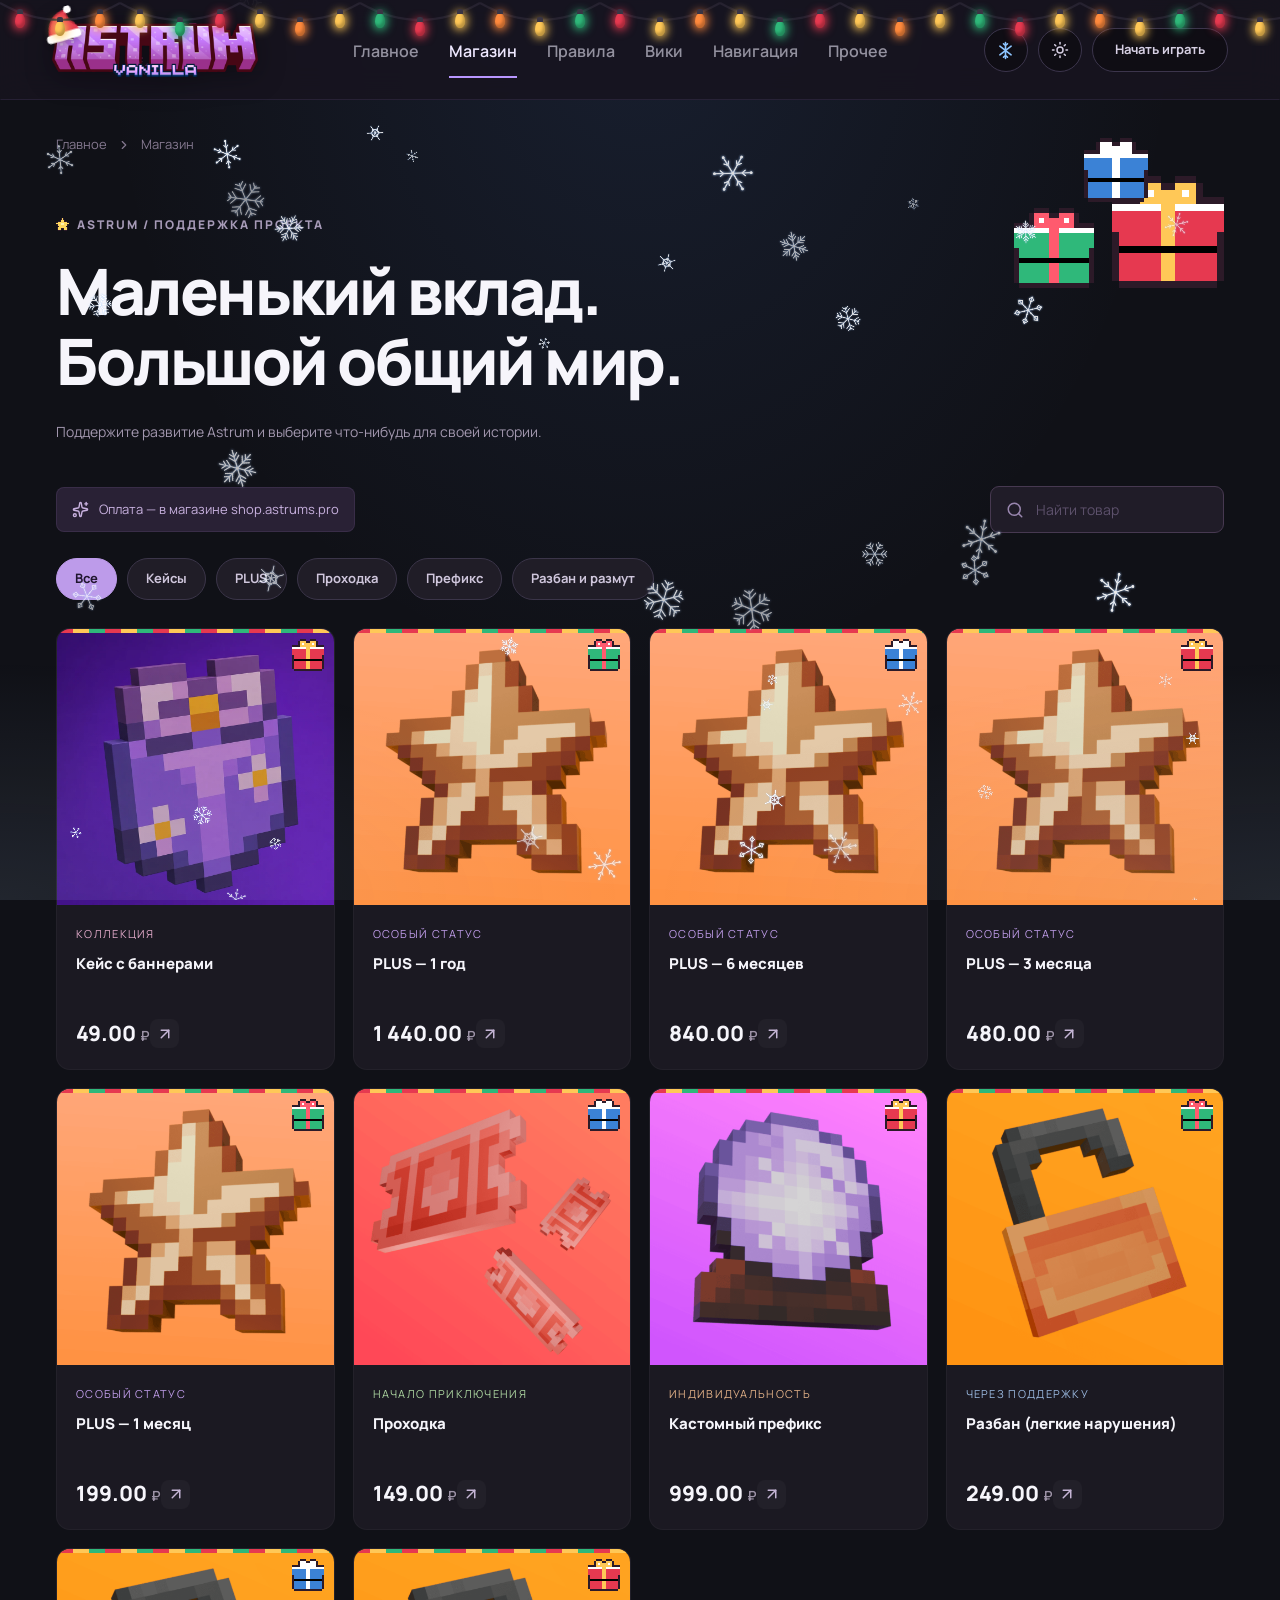
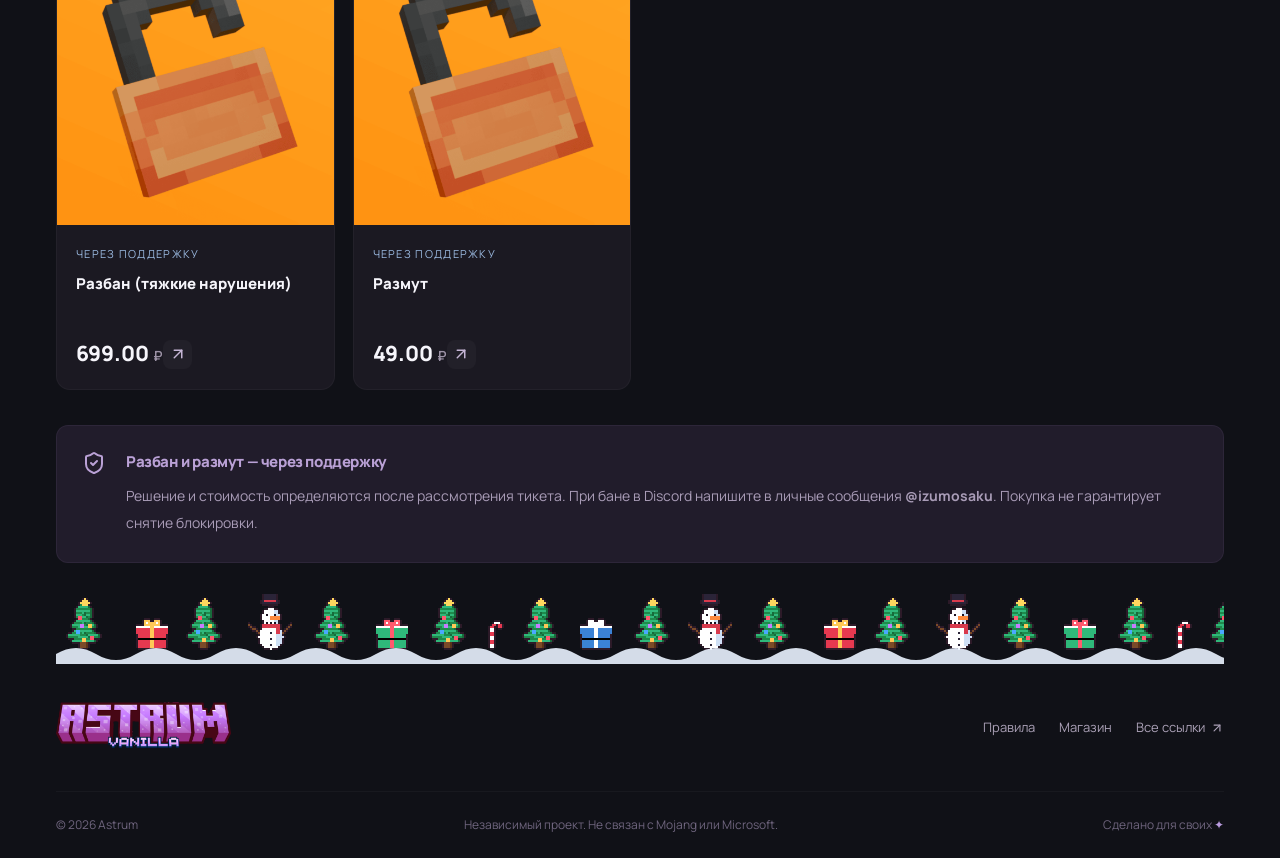
<file: shop.html>
<!DOCTYPE html>
<html lang="ru">
<head>
<meta charset="utf-8">
<meta name="viewport" content="width=device-width, initial-scale=1">
<title>Магазин — Astrum</title>
<meta name="description" content="Ванильный Minecraft-сервер Astrum: необязательный РП, города и сообщество. Начни свою историю на astrums.pro.">
<link rel="icon" type="image/png" href="assets/images/astrum-logo.png">
<script>try{var t=localStorage.getItem("astrum-theme");document.documentElement.setAttribute("data-theme",t==="light"?"light":"dark")}catch(e){document.documentElement.setAttribute("data-theme","dark")}</script>
<link rel="stylesheet" href="assets/css/style.css">
<link rel="stylesheet" href="assets/css/extra.css">
<link rel="stylesheet" href="assets/css/light.css">
<link rel="stylesheet" href="assets/css/newyear.css">
</head>
<body class="antialiased">
<div class="astrum-site"><header class="site-header"><a class="brand brand-logo" href="index.html" aria-label="Astrum Vanilla — на главную"><img src="assets/images/astrum-wordmark.png" alt="Astrum Vanilla" width="640" height="168"></a><nav class="main-nav" aria-label="Главная навигация"><a class="" href="index.html">Главное</a><a class="active" aria-current="page" href="shop.html">Магазин</a><a class="" href="rules.html">Правила</a><a class="" href="wiki.html">Вики</a><a class="" href="navigation.html">Навигация</a><a class="" href="more.html">Прочее</a></nav><div class="header-tools"><button class="theme-toggle" type="button" aria-label="Сменить тему: светлая или тёмная" title="Сменить тему"><svg class="icon-sun" xmlns="http://www.w3.org/2000/svg" width="18" height="18" viewBox="0 0 24 24" fill="none" stroke="currentColor" stroke-width="2" stroke-linecap="round" stroke-linejoin="round" aria-hidden="true"><circle cx="12" cy="12" r="4"></circle><path d="M12 2v2"></path><path d="M12 20v2"></path><path d="m4.93 4.93 1.41 1.41"></path><path d="m17.66 17.66 1.41 1.41"></path><path d="M2 12h2"></path><path d="M20 12h2"></path><path d="m6.34 17.66-1.41 1.41"></path><path d="m19.07 4.93-1.41 1.41"></path></svg><svg class="icon-moon" xmlns="http://www.w3.org/2000/svg" width="18" height="18" viewBox="0 0 24 24" fill="none" stroke="currentColor" stroke-width="2" stroke-linecap="round" stroke-linejoin="round" aria-hidden="true"><path d="M12 3a6 6 0 0 0 9 9 9 9 0 1 1-9-9Z"></path></svg></button><a href="https://discord.gg/phRQ59Pmp" target="_blank" rel="noopener noreferrer" class="header-cta"><span>Начать играть</span></a></div><button class="menu-toggle" aria-label="Открыть меню"><svg xmlns="http://www.w3.org/2000/svg" width="24" height="24" viewBox="0 0 24 24" fill="none" stroke="currentColor" stroke-width="2" stroke-linecap="round" stroke-linejoin="round" class="lucide lucide-menu" aria-hidden="true"><path d="M4 5h16"></path><path d="M4 12h16"></path><path d="M4 19h16"></path></svg></button></header><main><section class="wrap inner-page"><div class="breadcrumbs"><a href="index.html">Главное</a><svg xmlns="http://www.w3.org/2000/svg" width="14" height="14" viewBox="0 0 24 24" fill="none" stroke="currentColor" stroke-width="2" stroke-linecap="round" stroke-linejoin="round" class="lucide lucide-chevron-right" aria-hidden="true"><path d="m9 18 6-6-6-6"></path></svg><span>Магазин</span></div><span class="eyebrow">ASTRUM / ПОДДЕРЖКА ПРОЕКТА</span><h1>Маленький вклад.
Большой общий мир.</h1><p class="page-intro">Поддержите развитие Astrum и выберите что-нибудь для своей истории.</p><div class="shop-toolbar"><a class="notice" href="https://shop.astrums.pro/" target="_blank" rel="noopener noreferrer"><svg xmlns="http://www.w3.org/2000/svg" width="17" height="17" viewBox="0 0 24 24" fill="none" stroke="currentColor" stroke-width="2" stroke-linecap="round" stroke-linejoin="round" class="lucide lucide-sparkles" aria-hidden="true"><path d="M11.017 2.814a1 1 0 0 1 1.966 0l1.051 5.558a2 2 0 0 0 1.594 1.594l5.558 1.051a1 1 0 0 1 0 1.966l-5.558 1.051a2 2 0 0 0-1.594 1.594l-1.051 5.558a1 1 0 0 1-1.966 0l-1.051-5.558a2 2 0 0 0-1.594-1.594l-5.558-1.051a1 1 0 0 1 0-1.966l5.558-1.051a2 2 0 0 0 1.594-1.594z"></path><path d="M20 2v4"></path><path d="M22 4h-4"></path><circle cx="4" cy="20" r="2"></circle></svg> Оплата — в магазине shop.astrums.pro</a><label class="search"><svg xmlns="http://www.w3.org/2000/svg" width="18" height="18" viewBox="0 0 24 24" fill="none" stroke="currentColor" stroke-width="2" stroke-linecap="round" stroke-linejoin="round" class="lucide lucide-search" aria-hidden="true"><path d="m21 21-4.34-4.34"></path><circle cx="11" cy="11" r="8"></circle></svg><input placeholder="Найти товар" aria-label="Поиск товаров" value=""/></label></div><div class="shop-tabs" role="group" aria-label="Категории товаров"><button type="button" class="shop-tab is-active" data-filter="all" aria-pressed="true">Все</button><button type="button" class="shop-tab" data-filter="cases" aria-pressed="false">Кейсы</button><button type="button" class="shop-tab" data-filter="plus" aria-pressed="false">PLUS</button><button type="button" class="shop-tab" data-filter="pass" aria-pressed="false">Проходка</button><button type="button" class="shop-tab" data-filter="prefix" aria-pressed="false">Префикс</button><button type="button" class="shop-tab" data-filter="unban" aria-pressed="false">Разбан и размут</button></div><div class="product-grid"><button class="product-card pink" type="button" data-product="case" data-category="cases" data-price="49.00 ₽"><span class="product-art has-image"><img src="assets/images/shop/case.webp" alt="" width="1000" height="1000" loading="lazy"></span><span class="product-type">КОЛЛЕКЦИЯ</span><span class="product-name">Кейс с баннерами</span><span class="product-bottom"><span>49.00 <small>₽</small></span><span class="round-arrow"><svg xmlns="http://www.w3.org/2000/svg" width="18" height="18" viewBox="0 0 24 24" fill="none" stroke="currentColor" stroke-width="2" stroke-linecap="round" stroke-linejoin="round" class="lucide lucide-arrow-up-right" aria-hidden="true"><path d="M7 7h10v10"></path><path d="M7 17 17 7"></path></svg></span></span></button><button class="product-card purple" type="button" data-product="plus-1y" data-category="plus" data-price="1 440.00 ₽"><span class="product-art has-image"><img src="assets/images/shop/plus.png" alt="" width="1000" height="1000" loading="lazy"></span><span class="product-type">ОСОБЫЙ СТАТУС</span><span class="product-name">PLUS — 1 год</span><span class="product-bottom"><span>1 440.00 <small>₽</small></span><span class="round-arrow"><svg xmlns="http://www.w3.org/2000/svg" width="18" height="18" viewBox="0 0 24 24" fill="none" stroke="currentColor" stroke-width="2" stroke-linecap="round" stroke-linejoin="round" class="lucide lucide-arrow-up-right" aria-hidden="true"><path d="M7 7h10v10"></path><path d="M7 17 17 7"></path></svg></span></span></button><button class="product-card purple" type="button" data-product="plus-6m" data-category="plus" data-price="840.00 ₽"><span class="product-art has-image"><img src="assets/images/shop/plus.png" alt="" width="1000" height="1000" loading="lazy"></span><span class="product-type">ОСОБЫЙ СТАТУС</span><span class="product-name">PLUS — 6 месяцев</span><span class="product-bottom"><span>840.00 <small>₽</small></span><span class="round-arrow"><svg xmlns="http://www.w3.org/2000/svg" width="18" height="18" viewBox="0 0 24 24" fill="none" stroke="currentColor" stroke-width="2" stroke-linecap="round" stroke-linejoin="round" class="lucide lucide-arrow-up-right" aria-hidden="true"><path d="M7 7h10v10"></path><path d="M7 17 17 7"></path></svg></span></span></button><button class="product-card purple" type="button" data-product="plus-3m" data-category="plus" data-price="480.00 ₽"><span class="product-art has-image"><img src="assets/images/shop/plus.png" alt="" width="1000" height="1000" loading="lazy"></span><span class="product-type">ОСОБЫЙ СТАТУС</span><span class="product-name">PLUS — 3 месяца</span><span class="product-bottom"><span>480.00 <small>₽</small></span><span class="round-arrow"><svg xmlns="http://www.w3.org/2000/svg" width="18" height="18" viewBox="0 0 24 24" fill="none" stroke="currentColor" stroke-width="2" stroke-linecap="round" stroke-linejoin="round" class="lucide lucide-arrow-up-right" aria-hidden="true"><path d="M7 7h10v10"></path><path d="M7 17 17 7"></path></svg></span></span></button><button class="product-card purple" type="button" data-product="plus-1m" data-category="plus" data-price="199.00 ₽"><span class="product-art has-image"><img src="assets/images/shop/plus.png" alt="" width="1000" height="1000" loading="lazy"></span><span class="product-type">ОСОБЫЙ СТАТУС</span><span class="product-name">PLUS — 1 месяц</span><span class="product-bottom"><span>199.00 <small>₽</small></span><span class="round-arrow"><svg xmlns="http://www.w3.org/2000/svg" width="18" height="18" viewBox="0 0 24 24" fill="none" stroke="currentColor" stroke-width="2" stroke-linecap="round" stroke-linejoin="round" class="lucide lucide-arrow-up-right" aria-hidden="true"><path d="M7 7h10v10"></path><path d="M7 17 17 7"></path></svg></span></span></button><button class="product-card green" type="button" data-product="pass" data-category="pass" data-price="149.00 ₽"><span class="product-art has-image"><img src="assets/images/shop/pass.png" alt="" width="1000" height="1000" loading="lazy"></span><span class="product-type">НАЧАЛО ПРИКЛЮЧЕНИЯ</span><span class="product-name">Проходка</span><span class="product-bottom"><span>149.00 <small>₽</small></span><span class="round-arrow"><svg xmlns="http://www.w3.org/2000/svg" width="18" height="18" viewBox="0 0 24 24" fill="none" stroke="currentColor" stroke-width="2" stroke-linecap="round" stroke-linejoin="round" class="lucide lucide-arrow-up-right" aria-hidden="true"><path d="M7 7h10v10"></path><path d="M7 17 17 7"></path></svg></span></span></button><button class="product-card orange" type="button" data-product="prefix" data-category="prefix" data-price="999.00 ₽"><span class="product-art has-image"><img src="assets/images/shop/prefix.png" alt="" width="1000" height="1000" loading="lazy"></span><span class="product-type">ИНДИВИДУАЛЬНОСТЬ</span><span class="product-name">Кастомный префикс</span><span class="product-bottom"><span>999.00 <small>₽</small></span><span class="round-arrow"><svg xmlns="http://www.w3.org/2000/svg" width="18" height="18" viewBox="0 0 24 24" fill="none" stroke="currentColor" stroke-width="2" stroke-linecap="round" stroke-linejoin="round" class="lucide lucide-arrow-up-right" aria-hidden="true"><path d="M7 7h10v10"></path><path d="M7 17 17 7"></path></svg></span></span></button><button class="product-card blue" type="button" data-product="unban-light" data-category="unban" data-price="249.00 ₽"><span class="product-art has-image"><img src="assets/images/shop/unban.png" alt="" width="1000" height="1000" loading="lazy"></span><span class="product-type">ЧЕРЕЗ ПОДДЕРЖКУ</span><span class="product-name">Разбан (легкие нарушения)</span><span class="product-bottom"><span>249.00 <small>₽</small></span><span class="round-arrow"><svg xmlns="http://www.w3.org/2000/svg" width="18" height="18" viewBox="0 0 24 24" fill="none" stroke="currentColor" stroke-width="2" stroke-linecap="round" stroke-linejoin="round" class="lucide lucide-arrow-up-right" aria-hidden="true"><path d="M7 7h10v10"></path><path d="M7 17 17 7"></path></svg></span></span></button><button class="product-card blue" type="button" data-product="unban-heavy" data-category="unban" data-price="699.00 ₽"><span class="product-art has-image"><img src="assets/images/shop/unban.png" alt="" width="1000" height="1000" loading="lazy"></span><span class="product-type">ЧЕРЕЗ ПОДДЕРЖКУ</span><span class="product-name">Разбан (тяжкие нарушения)</span><span class="product-bottom"><span>699.00 <small>₽</small></span><span class="round-arrow"><svg xmlns="http://www.w3.org/2000/svg" width="18" height="18" viewBox="0 0 24 24" fill="none" stroke="currentColor" stroke-width="2" stroke-linecap="round" stroke-linejoin="round" class="lucide lucide-arrow-up-right" aria-hidden="true"><path d="M7 7h10v10"></path><path d="M7 17 17 7"></path></svg></span></span></button><button class="product-card blue" type="button" data-product="mute" data-category="unban" data-price="49.00 ₽"><span class="product-art has-image"><img src="assets/images/shop/unban.png" alt="" width="1000" height="1000" loading="lazy"></span><span class="product-type">ЧЕРЕЗ ПОДДЕРЖКУ</span><span class="product-name">Размут</span><span class="product-bottom"><span>49.00 <small>₽</small></span><span class="round-arrow"><svg xmlns="http://www.w3.org/2000/svg" width="18" height="18" viewBox="0 0 24 24" fill="none" stroke="currentColor" stroke-width="2" stroke-linecap="round" stroke-linejoin="round" class="lucide lucide-arrow-up-right" aria-hidden="true"><path d="M7 7h10v10"></path><path d="M7 17 17 7"></path></svg></span></span></button></div><template id="product-case"><p>Кейс с баннерами для профилей (для открытия профиля зажмите ПКМ по игроку или <code>/profile &lt;ник&gt;</code>)</p><p>Всего есть 14 видов баннеров для профиля и они будут постоянно добавляться.</p></template><template id="product-plus-1y"><p>✅ Чем больше срок подписки PLUS, тем меньше цена!</p><p>Если покупать подписки по месяцу, то у вас вышло бы 2400₽, но сверху еще нужно учитывать неплохую комиссию.</p>
<h3>🧾 Основное</h3>
<ul>
<li>Сохранение инвентаря только для вас (можно выключить)</li>
<li>Более 10 различных эффектов выхода и входа на выбор</li>
<li>Более 20 различных цветов ника с разными значками на выбор</li>
<li>Возможность получить свою голову</li>
<li>Нету задержки между отправкой сообщений в чате</li>
<li>Вход на полный сервер</li>
</ul>
<p><code>/plus</code> — открыть меню настройки и возможностей подписки</p>
<h3>📀 Кастомные пластинки</h3>
<ul>
<li><code>/disc burn &lt;ссылка на трек&gt;</code> — записать трек на пластинку</li>
<li><code>/disc search &lt;поисковый запрос&gt;</code> — найти и записать трек</li>
<li><code>/disc erase</code> — убрать трек с пластинки</li>
</ul>
<h3>🎲 Дополнительные бонусы</h3>
<ul>
<li><code>/spit</code> — позволяет плюнуть, прямо как лама</li>
<li><code>/hide</code> <code>/show</code> — скрыть / показать себя на карте</li>
<li><code>/hat</code> — одеть блок / предмет на голову</li>
</ul>
<h3>💙 Дискорд</h3>
<ul>
<li>Специальная роль</li>
<li>Возможность выбрать цвет ника</li>
<li>Доступ к сохранениям карт старых сезонов</li>
<li>Доступ к особым новостям и анонсам</li>
<li>Доступ к закрытому чату</li>
</ul>
</template><template id="product-plus-6m"><p>Если покупать подписки по месяцу, то у вас вышло бы 1200₽, но сверху еще нужно учитывать неплохую комиссию</p>
<h3>🧾 Основное</h3>
<ul>
<li>Сохранение инвентаря только для вас (можно выключить)</li>
<li>Более 10 различных эффектов выхода и входа на выбор</li>
<li>Более 20 различных цветов ника с разными значками на выбор</li>
<li>Возможность получить свою голову</li>
<li>Нету задержки между отправкой сообщений в чате</li>
<li>Вход на полный сервер</li>
</ul>
<p><code>/plus</code> — открыть меню настройки и возможностей подписки</p>
<h3>📀 Кастомные пластинки</h3>
<ul>
<li><code>/disc burn &lt;ссылка на трек&gt;</code> — записать трек на пластинку</li>
<li><code>/disc search &lt;поисковый запрос&gt;</code> — найти и записать трек</li>
<li><code>/disc erase</code> — убрать трек с пластинки</li>
</ul>
<h3>🎲 Дополнительные бонусы</h3>
<ul>
<li><code>/spit</code> — позволяет плюнуть, прямо как лама</li>
<li><code>/hide</code> <code>/show</code> — скрыть / показать себя на карте</li>
<li><code>/hat</code> — одеть блок / предмет на голову</li>
</ul>
<h3>💙 Дискорд</h3>
<ul>
<li>Специальная роль</li>
<li>Возможность выбрать цвет ника</li>
<li>Доступ к сохранениям карт старых сезонов</li>
<li>Доступ к особым новостям и анонсам</li>
<li>Доступ к закрытому чату</li>
</ul>
</template><template id="product-plus-3m"><p>Если покупать подписки по месяцу, то у вас вышло бы 600₽, но сверху еще нужно учитывать неплохую комиссию.</p>
<h3>🧾 Основное</h3>
<ul>
<li>Сохранение инвентаря только для вас (можно выключить)</li>
<li>Более 10 различных эффектов выхода и входа на выбор</li>
<li>Более 20 различных цветов ника с разными значками на выбор</li>
<li>Возможность получить свою голову</li>
<li>Нету задержки между отправкой сообщений в чате</li>
<li>Вход на полный сервер</li>
</ul>
<p><code>/plus</code> — открыть меню настройки и возможностей подписки</p>
<h3>📀 Кастомные пластинки</h3>
<ul>
<li><code>/disc burn &lt;ссылка на трек&gt;</code> — записать трек на пластинку</li>
<li><code>/disc search &lt;поисковый запрос&gt;</code> — найти и записать трек</li>
<li><code>/disc erase</code> — убрать трек с пластинки</li>
</ul>
<h3>🎲 Дополнительные бонусы</h3>
<ul>
<li><code>/spit</code> — позволяет плюнуть, прямо как лама</li>
<li><code>/hide</code> <code>/show</code> — скрыть / показать себя на карте</li>
<li><code>/hat</code> — одеть блок / предмет на голову</li>
</ul>
<h3>💙 Дискорд</h3>
<ul>
<li>Специальная роль</li>
<li>Возможность выбрать цвет ника</li>
<li>Доступ к сохранениям карт старых сезонов</li>
<li>Доступ к особым новостям и анонсам</li>
<li>Доступ к закрытому чату</li>
</ul>
</template><template id="product-plus-1m"><p>❌ Не имеет скидки, так как является подпиской всего на месяц!</p>
<h3>🧾 Основное</h3>
<ul>
<li>Сохранение инвентаря только для вас (можно выключить)</li>
<li>Более 10 различных эффектов выхода и входа на выбор</li>
<li>Более 20 различных цветов ника с разными значками на выбор</li>
<li>Возможность получить свою голову</li>
<li>Нету задержки между отправкой сообщений в чате</li>
<li>Вход на полный сервер</li>
</ul>
<p><code>/plus</code> — открыть меню настройки и возможностей подписки</p>
<h3>📀 Кастомные пластинки</h3>
<ul>
<li><code>/disc burn &lt;ссылка на трек&gt;</code> — записать трек на пластинку</li>
<li><code>/disc search &lt;поисковый запрос&gt;</code> — найти и записать трек</li>
<li><code>/disc erase</code> — убрать трек с пластинки</li>
</ul>
<h3>🎲 Дополнительные бонусы</h3>
<ul>
<li><code>/spit</code> — позволяет плюнуть, прямо как лама</li>
<li><code>/hide</code> <code>/show</code> — скрыть / показать себя на карте</li>
<li><code>/hat</code> — одеть блок / предмет на голову</li>
</ul>
<h3>💙 Дискорд</h3>
<ul>
<li>Специальная роль</li>
<li>Возможность выбрать цвет ника</li>
<li>Доступ к сохранениям карт старых сезонов</li>
<li>Доступ к особым новостям и анонсам</li>
<li>Доступ к закрытому чату</li>
</ul>
</template><template id="product-pass"><p>Покупка проходки избавляет вас от ожидания, возможности непринятия через заявку и обязательной привязки телефона!</p><p>✅ Вы сможете играть сразу после покупки!</p></template><template id="product-prefix"><p>Вы сможете сделать себе любой префикс и цвет ника, который захотите! Можно вставить текст на латинице и кириллице, а также выбрать любые цвета. Есть возможность сделать градиент.</p><h3>📄 Но есть небольшие правила</h3><ul><li>Длина префикса не более 8 символов.</li><li>Префикс не должен выставлять вас за другого игрока, члена состава сервера или как-либо обманывать игроков.</li><li>Префикс не должен нести оскорбительный смысл.</li></ul><p>Для предпросмотра того, как будет выглядит префикс и ник, а также для выдачи нужно обратиться в тех. поддержку в нашем Дискорде!</p></template><template id="product-unban-light"><p>РАЗБАН (легкие нарушения), можно купить если вас забанили за легкие нарушения или те, что сильно не вредят другим игрока: любые временные баны, читы, оскорбления, твинки (в зависимости от нарушений).</p><p>Если вы совершали те нарушения, что караются по максимальной строгости, то нужно покупать РАЗБАН (тяжкие нарушения): баны + баны в Дискорд сервере, грифы, убийства, крупные кражи.</p><p>Если вы совершили непростительные нарушения, то никакой разбан не поможет: доксинг, атаки на сервер, многократные нарушения.</p><p>Если вы не уверены, то советуем обратиться в тех. поддержку, чтобы решить что с вами делать.</p><p>После покупки нужно обратиться в тех. поддержку для выдачи!</p></template><template id="product-unban-heavy"><p>Если вы совершали те нарушения, что караются по максимальной строгости, то нужно покупать РАЗБАН (тяжкие нарушения): баны + баны в Дискорд сервере, грифы, убийства, крупные кражи.</p><p>Если вы совершили непростительные нарушения, то никакой разбан не поможет: доксинг, атаки на сервер, многократные нарушения.</p><p>Если вы не уверены, то советуем обратиться в тех. поддержку, чтобы решить что с вами делать.</p><p>После покупки нужно обратиться в тех. поддержку для выдачи или же в дискорд @australiec!</p></template><template id="product-mute"><p>Снимает мут в обычном и голосовом чате! Выдается автоматически.</p></template><div class="info-panel"><svg xmlns="http://www.w3.org/2000/svg" width="24" height="24" viewBox="0 0 24 24" fill="none" stroke="currentColor" stroke-width="2" stroke-linecap="round" stroke-linejoin="round" class="lucide lucide-shield-check" aria-hidden="true"><path d="M20 13c0 5-3.5 7.5-7.66 8.95a1 1 0 0 1-.67-.01C7.5 20.5 4 18 4 13V6a1 1 0 0 1 1-1c2 0 4.5-1.2 6.24-2.72a1.17 1.17 0 0 1 1.52 0C14.51 3.81 17 5 19 5a1 1 0 0 1 1 1z"></path><path d="m9 12 2 2 4-4"></path></svg><div><h3>Разбан и размут — через поддержку</h3><p>Решение и стоимость определяются после рассмотрения тикета. При бане в Discord напишите в личные сообщения <strong>@izumosaku</strong>. Покупка не гарантирует снятие блокировки.</p></div></div></section></main><footer class="site-footer wrap"><div class="footer-top"><div class="footer-brand"><a class="brand brand-logo footer-logo" href="index.html" aria-label="Astrum Vanilla — на главную"><img src="assets/images/astrum-wordmark.png" alt="Astrum Vanilla" width="640" height="168" loading="lazy"></a></div><div class="footer-links"><a href="rules.html">Правила</a><a href="shop.html">Магазин</a><a href="navigation.html">Все ссылки <svg xmlns="http://www.w3.org/2000/svg" width="14" height="14" viewBox="0 0 24 24" fill="none" stroke="currentColor" stroke-width="2" stroke-linecap="round" stroke-linejoin="round" class="lucide lucide-arrow-up-right" aria-hidden="true"><path d="M7 7h10v10"></path><path d="M7 17 17 7"></path></svg></a></div></div><div class="footer-bottom"><span>© 2026 Astrum</span><span>Независимый проект. Не связан с Mojang или Microsoft.</span><span>Сделано для своих <span class="accent">✦</span></span></div></footer></div>
<script src="assets/js/main.js" defer></script>
<script src="assets/js/newyear.js" defer></script>
</body>
</html>
</file>
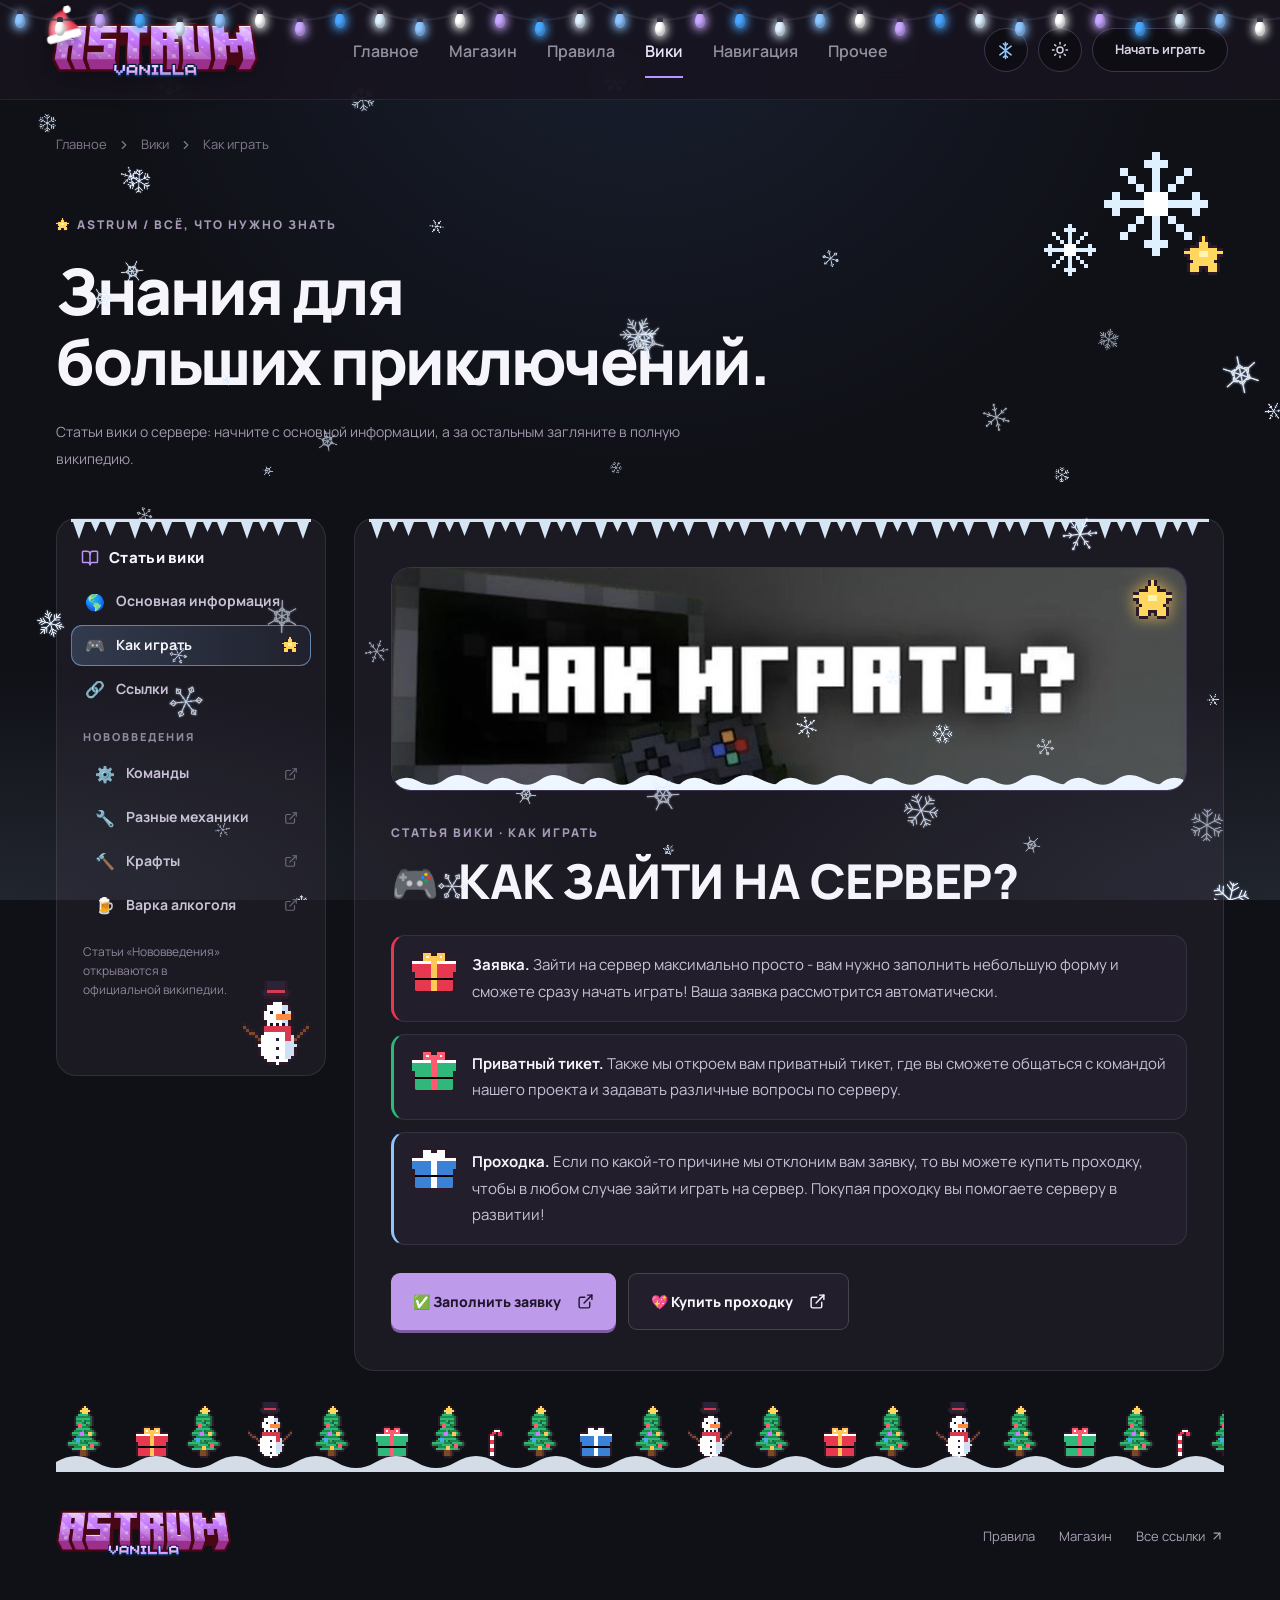
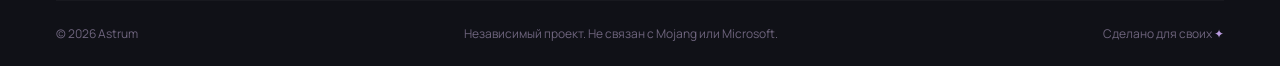
<file: wiki-how-play.html>
<!DOCTYPE html>
<html lang="ru">
<head>
<meta charset="utf-8">
<meta name="viewport" content="width=device-width, initial-scale=1">
<title>Как играть — Вики — Astrum</title>
<meta name="description" content="Ванильный Minecraft-сервер Astrum: необязательный РП, города и сообщество. Начни свою историю на astrums.pro.">
<link rel="icon" type="image/png" href="assets/images/astrum-logo.png">
<script>try{var t=localStorage.getItem("astrum-theme");document.documentElement.setAttribute("data-theme",t==="light"?"light":"dark")}catch(e){document.documentElement.setAttribute("data-theme","dark")}</script>
<link rel="stylesheet" href="assets/css/style.css">
<link rel="stylesheet" href="assets/css/extra.css">
<link rel="stylesheet" href="assets/css/light.css">
<link rel="stylesheet" href="assets/css/newyear.css">
</head>
<body class="antialiased">
<div class="astrum-site"><header class="site-header"><a class="brand brand-logo" href="index.html" aria-label="Astrum Vanilla — на главную"><img src="assets/images/astrum-wordmark.png" alt="Astrum Vanilla" width="640" height="168"></a><nav class="main-nav" aria-label="Главная навигация"><a class="" href="index.html">Главное</a><a class="" href="shop.html">Магазин</a><a class="" href="rules.html">Правила</a><a class="active" aria-current="page" href="wiki.html">Вики</a><a class="" href="navigation.html">Навигация</a><a class="" href="more.html">Прочее</a></nav><div class="header-tools"><button class="theme-toggle" type="button" aria-label="Сменить тему: светлая или тёмная" title="Сменить тему"><svg class="icon-sun" xmlns="http://www.w3.org/2000/svg" width="18" height="18" viewBox="0 0 24 24" fill="none" stroke="currentColor" stroke-width="2" stroke-linecap="round" stroke-linejoin="round" aria-hidden="true"><circle cx="12" cy="12" r="4"></circle><path d="M12 2v2"></path><path d="M12 20v2"></path><path d="m4.93 4.93 1.41 1.41"></path><path d="m17.66 17.66 1.41 1.41"></path><path d="M2 12h2"></path><path d="M20 12h2"></path><path d="m6.34 17.66-1.41 1.41"></path><path d="m19.07 4.93-1.41 1.41"></path></svg><svg class="icon-moon" xmlns="http://www.w3.org/2000/svg" width="18" height="18" viewBox="0 0 24 24" fill="none" stroke="currentColor" stroke-width="2" stroke-linecap="round" stroke-linejoin="round" aria-hidden="true"><path d="M12 3a6 6 0 0 0 9 9 9 9 0 1 1-9-9Z"></path></svg></button><a href="https://discord.gg/phRQ59Pmp" target="_blank" rel="noopener noreferrer" class="header-cta"><span>Начать играть</span></a></div><button class="menu-toggle" aria-label="Открыть меню"><svg xmlns="http://www.w3.org/2000/svg" width="24" height="24" viewBox="0 0 24 24" fill="none" stroke="currentColor" stroke-width="2" stroke-linecap="round" stroke-linejoin="round" class="lucide lucide-menu" aria-hidden="true"><path d="M4 5h16"></path><path d="M4 12h16"></path><path d="M4 19h16"></path></svg></button></header><main><section class="wrap inner-page"><div class="breadcrumbs"><a href="index.html">Главное</a><svg xmlns="http://www.w3.org/2000/svg" width="14" height="14" viewBox="0 0 24 24" fill="none" stroke="currentColor" stroke-width="2" stroke-linecap="round" stroke-linejoin="round" class="lucide lucide-chevron-right" aria-hidden="true"><path d="m9 18 6-6-6-6"></path></svg><a href="wiki.html">Вики</a><svg xmlns="http://www.w3.org/2000/svg" width="14" height="14" viewBox="0 0 24 24" fill="none" stroke="currentColor" stroke-width="2" stroke-linecap="round" stroke-linejoin="round" class="lucide lucide-chevron-right" aria-hidden="true"><path d="m9 18 6-6-6-6"></path></svg><span>Как играть</span></div><span class="eyebrow">ASTRUM / ВСЁ, ЧТО НУЖНО ЗНАТЬ</span><h1>Знания для
больших приключений.</h1><p class="page-intro">Статьи вики о сервере: начните с основной информации, а за остальным загляните в полную википедию.</p><div class="wk"><aside class="wk-side" aria-label="Статьи вики"><div class="wk-side-card"><h2 class="wk-side-title"><svg xmlns="http://www.w3.org/2000/svg" width="18" height="18" viewBox="0 0 24 24" fill="none" stroke="currentColor" stroke-width="2" stroke-linecap="round" stroke-linejoin="round" aria-hidden="true"><path d="M12 7v14"></path><path d="M3 18a1 1 0 0 1-1-1V4a1 1 0 0 1 1-1h5a4 4 0 0 1 4 4 4 4 0 0 1 4-4h5a1 1 0 0 1 1 1v13a1 1 0 0 1-1 1h-6a3 3 0 0 0-3 3 3 3 0 0 0-3-3z"></path></svg><span>Статьи вики</span></h2><nav class="wk-nav" aria-label="Список статей"><a class="wk-link" href="wiki.html"><span class="wk-emoji" aria-hidden="true">🌎</span><span>Основная информация</span></a><a class="wk-link is-active" aria-current="page" href="wiki-how-play.html"><span class="wk-emoji" aria-hidden="true">🎮</span><span>Как играть</span></a><a class="wk-link" href="wiki-links.html"><span class="wk-emoji" aria-hidden="true">🔗</span><span>Ссылки</span></a><p class="wk-group">Нововведения</p><a class="wk-link is-sub" href="https://astrums.pro/wiki/new/commands" target="_blank" rel="noopener noreferrer"><span class="wk-emoji" aria-hidden="true">⚙️</span><span>Команды</span><svg class="wk-ext" xmlns="http://www.w3.org/2000/svg" width="14" height="14" viewBox="0 0 24 24" fill="none" stroke="currentColor" stroke-width="2" stroke-linecap="round" stroke-linejoin="round" aria-hidden="true"><path d="M15 3h6v6"></path><path d="M10 14 21 3"></path><path d="M18 13v6a2 2 0 0 1-2 2H5a2 2 0 0 1-2-2V8a2 2 0 0 1 2-2h6"></path></svg></a><a class="wk-link is-sub" href="https://astrums.pro/wiki/new/mechanics" target="_blank" rel="noopener noreferrer"><span class="wk-emoji" aria-hidden="true">🔧</span><span>Разные механики</span><svg class="wk-ext" xmlns="http://www.w3.org/2000/svg" width="14" height="14" viewBox="0 0 24 24" fill="none" stroke="currentColor" stroke-width="2" stroke-linecap="round" stroke-linejoin="round" aria-hidden="true"><path d="M15 3h6v6"></path><path d="M10 14 21 3"></path><path d="M18 13v6a2 2 0 0 1-2 2H5a2 2 0 0 1-2-2V8a2 2 0 0 1 2-2h6"></path></svg></a><a class="wk-link is-sub" href="https://astrums.pro/wiki/new/crafts" target="_blank" rel="noopener noreferrer"><span class="wk-emoji" aria-hidden="true">🔨</span><span>Крафты</span><svg class="wk-ext" xmlns="http://www.w3.org/2000/svg" width="14" height="14" viewBox="0 0 24 24" fill="none" stroke="currentColor" stroke-width="2" stroke-linecap="round" stroke-linejoin="round" aria-hidden="true"><path d="M15 3h6v6"></path><path d="M10 14 21 3"></path><path d="M18 13v6a2 2 0 0 1-2 2H5a2 2 0 0 1-2-2V8a2 2 0 0 1 2-2h6"></path></svg></a><a class="wk-link is-sub" href="https://astrums.pro/wiki/new/brewery" target="_blank" rel="noopener noreferrer"><span class="wk-emoji" aria-hidden="true">🍺</span><span>Варка алкоголя</span><svg class="wk-ext" xmlns="http://www.w3.org/2000/svg" width="14" height="14" viewBox="0 0 24 24" fill="none" stroke="currentColor" stroke-width="2" stroke-linecap="round" stroke-linejoin="round" aria-hidden="true"><path d="M15 3h6v6"></path><path d="M10 14 21 3"></path><path d="M18 13v6a2 2 0 0 1-2 2H5a2 2 0 0 1-2-2V8a2 2 0 0 1 2-2h6"></path></svg></a></nav><p class="wk-side-note">Статьи «Нововведения» открываются в официальной википедии.</p></div></aside><article class="wk-article"><figure class="wk-banner is-wide"><img src="assets/images/wiki-how-play.webp" alt="Как играть?" width="1162" height="326" fetchpriority="high"></figure><header class="wk-head"><span class="eyebrow">СТАТЬЯ ВИКИ · КАК ИГРАТЬ</span><h2><span class="wk-emoji" aria-hidden="true">🎮</span> КАК ЗАЙТИ НА СЕРВЕР?</h2></header><section class="wk-sec wk-sec-first"><ul class="wk-perks"><li><strong>Заявка.</strong> Зайти на сервер максимально просто - вам нужно заполнить небольшую форму и сможете сразу начать играть! Ваша заявка рассмотрится автоматически.</li><li><strong>Приватный тикет.</strong> Также мы откроем вам приватный тикет, где вы сможете общаться с командой нашего проекта и задавать различные вопросы по серверу.</li><li><strong>Проходка.</strong> Если по какой-то причине мы отклоним вам заявку, то вы можете купить проходку, чтобы в любом случае зайти играть на сервер. Покупая проходку вы помогаете серверу в развитии!</li></ul></section><div class="wk-actions"><a class="button primary" href="https://discord.gg/phRQ59Pmp" target="_blank" rel="noopener noreferrer"><span>✅ Заполнить заявку</span> <svg xmlns="http://www.w3.org/2000/svg" width="17" height="17" viewBox="0 0 24 24" fill="none" stroke="currentColor" stroke-width="2" stroke-linecap="round" stroke-linejoin="round" aria-hidden="true"><path d="M15 3h6v6"></path><path d="M10 14 21 3"></path><path d="M18 13v6a2 2 0 0 1-2 2H5a2 2 0 0 1-2-2V8a2 2 0 0 1 2-2h6"></path></svg></a><a class="button wk-ghost" href="https://shop.astrums.pro/" target="_blank" rel="noopener noreferrer"><span>💖 Купить проходку</span> <svg xmlns="http://www.w3.org/2000/svg" width="17" height="17" viewBox="0 0 24 24" fill="none" stroke="currentColor" stroke-width="2" stroke-linecap="round" stroke-linejoin="round" aria-hidden="true"><path d="M15 3h6v6"></path><path d="M10 14 21 3"></path><path d="M18 13v6a2 2 0 0 1-2 2H5a2 2 0 0 1-2-2V8a2 2 0 0 1 2-2h6"></path></svg></a></div></article></div></section></main><footer class="site-footer wrap"><div class="footer-top"><div class="footer-brand"><a class="brand brand-logo footer-logo" href="index.html" aria-label="Astrum Vanilla — на главную"><img src="assets/images/astrum-wordmark.png" alt="Astrum Vanilla" width="640" height="168" loading="lazy"></a></div><div class="footer-links"><a href="rules.html">Правила</a><a href="shop.html">Магазин</a><a href="navigation.html">Все ссылки <svg xmlns="http://www.w3.org/2000/svg" width="14" height="14" viewBox="0 0 24 24" fill="none" stroke="currentColor" stroke-width="2" stroke-linecap="round" stroke-linejoin="round" class="lucide lucide-arrow-up-right" aria-hidden="true"><path d="M7 7h10v10"></path><path d="M7 17 17 7"></path></svg></a></div></div><div class="footer-bottom"><span>© 2026 Astrum</span><span>Независимый проект. Не связан с Mojang или Microsoft.</span><span>Сделано для своих <span class="accent">✦</span></span></div></footer></div>
<script src="assets/js/main.js" defer></script>
<script src="assets/js/newyear.js" defer></script>
</body>
</html>
</file>
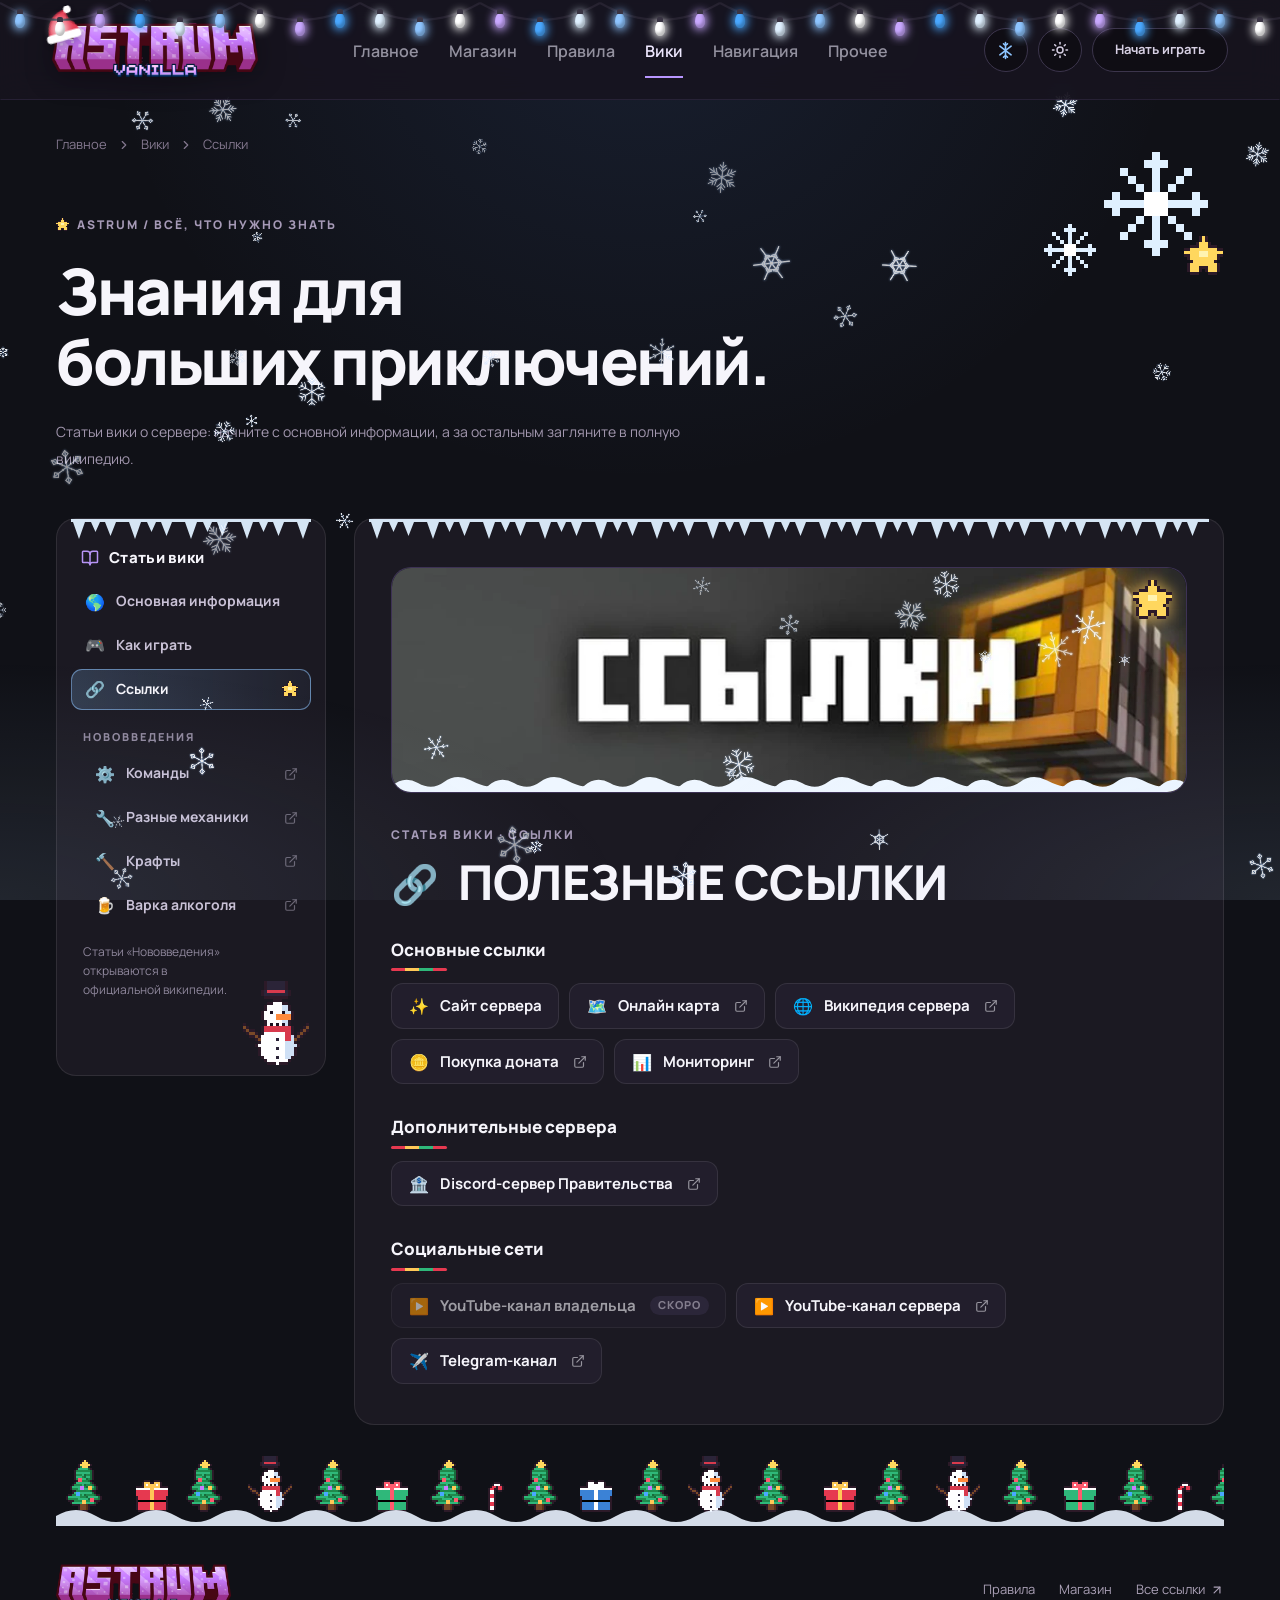
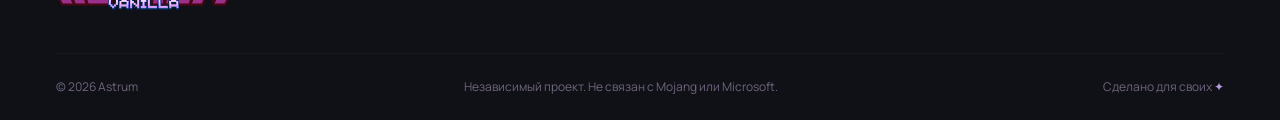
<file: wiki-links.html>
<!DOCTYPE html>
<html lang="ru">
<head>
<meta charset="utf-8">
<meta name="viewport" content="width=device-width, initial-scale=1">
<title>Ссылки — Вики — Astrum</title>
<meta name="description" content="Ванильный Minecraft-сервер Astrum: необязательный РП, города и сообщество. Начни свою историю на astrums.pro.">
<link rel="icon" type="image/png" href="assets/images/astrum-logo.png">
<script>try{var t=localStorage.getItem("astrum-theme");document.documentElement.setAttribute("data-theme",t==="light"?"light":"dark")}catch(e){document.documentElement.setAttribute("data-theme","dark")}</script>
<link rel="stylesheet" href="assets/css/style.css">
<link rel="stylesheet" href="assets/css/extra.css">
<link rel="stylesheet" href="assets/css/light.css">
<link rel="stylesheet" href="assets/css/newyear.css">
</head>
<body class="antialiased">
<div class="astrum-site"><header class="site-header"><a class="brand brand-logo" href="index.html" aria-label="Astrum Vanilla — на главную"><img src="assets/images/astrum-wordmark.png" alt="Astrum Vanilla" width="640" height="168"></a><nav class="main-nav" aria-label="Главная навигация"><a class="" href="index.html">Главное</a><a class="" href="shop.html">Магазин</a><a class="" href="rules.html">Правила</a><a class="active" aria-current="page" href="wiki.html">Вики</a><a class="" href="navigation.html">Навигация</a><a class="" href="more.html">Прочее</a></nav><div class="header-tools"><button class="theme-toggle" type="button" aria-label="Сменить тему: светлая или тёмная" title="Сменить тему"><svg class="icon-sun" xmlns="http://www.w3.org/2000/svg" width="18" height="18" viewBox="0 0 24 24" fill="none" stroke="currentColor" stroke-width="2" stroke-linecap="round" stroke-linejoin="round" aria-hidden="true"><circle cx="12" cy="12" r="4"></circle><path d="M12 2v2"></path><path d="M12 20v2"></path><path d="m4.93 4.93 1.41 1.41"></path><path d="m17.66 17.66 1.41 1.41"></path><path d="M2 12h2"></path><path d="M20 12h2"></path><path d="m6.34 17.66-1.41 1.41"></path><path d="m19.07 4.93-1.41 1.41"></path></svg><svg class="icon-moon" xmlns="http://www.w3.org/2000/svg" width="18" height="18" viewBox="0 0 24 24" fill="none" stroke="currentColor" stroke-width="2" stroke-linecap="round" stroke-linejoin="round" aria-hidden="true"><path d="M12 3a6 6 0 0 0 9 9 9 9 0 1 1-9-9Z"></path></svg></button><a href="https://discord.gg/phRQ59Pmp" target="_blank" rel="noopener noreferrer" class="header-cta"><span>Начать играть</span></a></div><button class="menu-toggle" aria-label="Открыть меню"><svg xmlns="http://www.w3.org/2000/svg" width="24" height="24" viewBox="0 0 24 24" fill="none" stroke="currentColor" stroke-width="2" stroke-linecap="round" stroke-linejoin="round" class="lucide lucide-menu" aria-hidden="true"><path d="M4 5h16"></path><path d="M4 12h16"></path><path d="M4 19h16"></path></svg></button></header><main><section class="wrap inner-page"><div class="breadcrumbs"><a href="index.html">Главное</a><svg xmlns="http://www.w3.org/2000/svg" width="14" height="14" viewBox="0 0 24 24" fill="none" stroke="currentColor" stroke-width="2" stroke-linecap="round" stroke-linejoin="round" class="lucide lucide-chevron-right" aria-hidden="true"><path d="m9 18 6-6-6-6"></path></svg><a href="wiki.html">Вики</a><svg xmlns="http://www.w3.org/2000/svg" width="14" height="14" viewBox="0 0 24 24" fill="none" stroke="currentColor" stroke-width="2" stroke-linecap="round" stroke-linejoin="round" class="lucide lucide-chevron-right" aria-hidden="true"><path d="m9 18 6-6-6-6"></path></svg><span>Ссылки</span></div><span class="eyebrow">ASTRUM / ВСЁ, ЧТО НУЖНО ЗНАТЬ</span><h1>Знания для
больших приключений.</h1><p class="page-intro">Статьи вики о сервере: начните с основной информации, а за остальным загляните в полную википедию.</p><div class="wk"><aside class="wk-side" aria-label="Статьи вики"><div class="wk-side-card"><h2 class="wk-side-title"><svg xmlns="http://www.w3.org/2000/svg" width="18" height="18" viewBox="0 0 24 24" fill="none" stroke="currentColor" stroke-width="2" stroke-linecap="round" stroke-linejoin="round" aria-hidden="true"><path d="M12 7v14"></path><path d="M3 18a1 1 0 0 1-1-1V4a1 1 0 0 1 1-1h5a4 4 0 0 1 4 4 4 4 0 0 1 4-4h5a1 1 0 0 1 1 1v13a1 1 0 0 1-1 1h-6a3 3 0 0 0-3 3 3 3 0 0 0-3-3z"></path></svg><span>Статьи вики</span></h2><nav class="wk-nav" aria-label="Список статей"><a class="wk-link" href="wiki.html"><span class="wk-emoji" aria-hidden="true">🌎</span><span>Основная информация</span></a><a class="wk-link" href="wiki-how-play.html"><span class="wk-emoji" aria-hidden="true">🎮</span><span>Как играть</span></a><a class="wk-link is-active" aria-current="page" href="wiki-links.html"><span class="wk-emoji" aria-hidden="true">🔗</span><span>Ссылки</span></a><p class="wk-group">Нововведения</p><a class="wk-link is-sub" href="https://astrums.pro/wiki/new/commands" target="_blank" rel="noopener noreferrer"><span class="wk-emoji" aria-hidden="true">⚙️</span><span>Команды</span><svg class="wk-ext" xmlns="http://www.w3.org/2000/svg" width="14" height="14" viewBox="0 0 24 24" fill="none" stroke="currentColor" stroke-width="2" stroke-linecap="round" stroke-linejoin="round" aria-hidden="true"><path d="M15 3h6v6"></path><path d="M10 14 21 3"></path><path d="M18 13v6a2 2 0 0 1-2 2H5a2 2 0 0 1-2-2V8a2 2 0 0 1 2-2h6"></path></svg></a><a class="wk-link is-sub" href="https://astrums.pro/wiki/new/mechanics" target="_blank" rel="noopener noreferrer"><span class="wk-emoji" aria-hidden="true">🔧</span><span>Разные механики</span><svg class="wk-ext" xmlns="http://www.w3.org/2000/svg" width="14" height="14" viewBox="0 0 24 24" fill="none" stroke="currentColor" stroke-width="2" stroke-linecap="round" stroke-linejoin="round" aria-hidden="true"><path d="M15 3h6v6"></path><path d="M10 14 21 3"></path><path d="M18 13v6a2 2 0 0 1-2 2H5a2 2 0 0 1-2-2V8a2 2 0 0 1 2-2h6"></path></svg></a><a class="wk-link is-sub" href="https://astrums.pro/wiki/new/crafts" target="_blank" rel="noopener noreferrer"><span class="wk-emoji" aria-hidden="true">🔨</span><span>Крафты</span><svg class="wk-ext" xmlns="http://www.w3.org/2000/svg" width="14" height="14" viewBox="0 0 24 24" fill="none" stroke="currentColor" stroke-width="2" stroke-linecap="round" stroke-linejoin="round" aria-hidden="true"><path d="M15 3h6v6"></path><path d="M10 14 21 3"></path><path d="M18 13v6a2 2 0 0 1-2 2H5a2 2 0 0 1-2-2V8a2 2 0 0 1 2-2h6"></path></svg></a><a class="wk-link is-sub" href="https://astrums.pro/wiki/new/brewery" target="_blank" rel="noopener noreferrer"><span class="wk-emoji" aria-hidden="true">🍺</span><span>Варка алкоголя</span><svg class="wk-ext" xmlns="http://www.w3.org/2000/svg" width="14" height="14" viewBox="0 0 24 24" fill="none" stroke="currentColor" stroke-width="2" stroke-linecap="round" stroke-linejoin="round" aria-hidden="true"><path d="M15 3h6v6"></path><path d="M10 14 21 3"></path><path d="M18 13v6a2 2 0 0 1-2 2H5a2 2 0 0 1-2-2V8a2 2 0 0 1 2-2h6"></path></svg></a></nav><p class="wk-side-note">Статьи «Нововведения» открываются в официальной википедии.</p></div></aside><article class="wk-article"><figure class="wk-banner is-wide"><img src="assets/images/wiki-links.webp" alt="Ссылки" width="1162" height="328" fetchpriority="high"></figure><header class="wk-head"><span class="eyebrow">СТАТЬЯ ВИКИ · ССЫЛКИ</span><h2><span class="wk-emoji" aria-hidden="true">🔗</span> ПОЛЕЗНЫЕ ССЫЛКИ</h2></header><section class="wk-sec wk-sec-first"><div class="wk-lgroup"><h4>Основные ссылки</h4><div class="wk-pills"><a class="wk-pill" href="index.html"><span class="wk-emoji" aria-hidden="true">✨</span><span>Сайт сервера</span></a><a class="wk-pill" href="https://astrums.pro/map" target="_blank" rel="noopener noreferrer"><span class="wk-emoji" aria-hidden="true">🗺️</span><span>Онлайн карта</span><svg class="wk-ext" xmlns="http://www.w3.org/2000/svg" width="14" height="14" viewBox="0 0 24 24" fill="none" stroke="currentColor" stroke-width="2" stroke-linecap="round" stroke-linejoin="round" aria-hidden="true"><path d="M15 3h6v6"></path><path d="M10 14 21 3"></path><path d="M18 13v6a2 2 0 0 1-2 2H5a2 2 0 0 1-2-2V8a2 2 0 0 1 2-2h6"></path></svg></a><a class="wk-pill" href="https://astrums.pro/wiki" target="_blank" rel="noopener noreferrer"><span class="wk-emoji" aria-hidden="true">🌐</span><span>Википедия сервера</span><svg class="wk-ext" xmlns="http://www.w3.org/2000/svg" width="14" height="14" viewBox="0 0 24 24" fill="none" stroke="currentColor" stroke-width="2" stroke-linecap="round" stroke-linejoin="round" aria-hidden="true"><path d="M15 3h6v6"></path><path d="M10 14 21 3"></path><path d="M18 13v6a2 2 0 0 1-2 2H5a2 2 0 0 1-2-2V8a2 2 0 0 1 2-2h6"></path></svg></a><a class="wk-pill" href="https://shop.astrums.pro/" target="_blank" rel="noopener noreferrer"><span class="wk-emoji" aria-hidden="true">🪙</span><span>Покупка доната</span><svg class="wk-ext" xmlns="http://www.w3.org/2000/svg" width="14" height="14" viewBox="0 0 24 24" fill="none" stroke="currentColor" stroke-width="2" stroke-linecap="round" stroke-linejoin="round" aria-hidden="true"><path d="M15 3h6v6"></path><path d="M10 14 21 3"></path><path d="M18 13v6a2 2 0 0 1-2 2H5a2 2 0 0 1-2-2V8a2 2 0 0 1 2-2h6"></path></svg></a><a class="wk-pill" href="https://hotmc.ru/minecraft-server-261288" target="_blank" rel="noopener noreferrer"><span class="wk-emoji" aria-hidden="true">📊</span><span>Мониторинг</span><svg class="wk-ext" xmlns="http://www.w3.org/2000/svg" width="14" height="14" viewBox="0 0 24 24" fill="none" stroke="currentColor" stroke-width="2" stroke-linecap="round" stroke-linejoin="round" aria-hidden="true"><path d="M15 3h6v6"></path><path d="M10 14 21 3"></path><path d="M18 13v6a2 2 0 0 1-2 2H5a2 2 0 0 1-2-2V8a2 2 0 0 1 2-2h6"></path></svg></a></div></div><div class="wk-lgroup"><h4>Дополнительные сервера</h4><div class="wk-pills"><a class="wk-pill" href="https://discord.gg/wWwMPuhadf" target="_blank" rel="noopener noreferrer"><span class="wk-emoji" aria-hidden="true">🏦</span><span>Discord-сервер Правительства</span><svg class="wk-ext" xmlns="http://www.w3.org/2000/svg" width="14" height="14" viewBox="0 0 24 24" fill="none" stroke="currentColor" stroke-width="2" stroke-linecap="round" stroke-linejoin="round" aria-hidden="true"><path d="M15 3h6v6"></path><path d="M10 14 21 3"></path><path d="M18 13v6a2 2 0 0 1-2 2H5a2 2 0 0 1-2-2V8a2 2 0 0 1 2-2h6"></path></svg></a></div></div><div class="wk-lgroup"><h4>Социальные сети</h4><div class="wk-pills"><span class="wk-pill is-soon" aria-disabled="true"><span class="wk-emoji" aria-hidden="true">▶️</span><span>YouTube-канал владельца</span><em>скоро</em></span><a class="wk-pill" href="https://www.youtube.com/@Astrum_mc" target="_blank" rel="noopener noreferrer"><span class="wk-emoji" aria-hidden="true">▶️</span><span>YouTube-канал сервера</span><svg class="wk-ext" xmlns="http://www.w3.org/2000/svg" width="14" height="14" viewBox="0 0 24 24" fill="none" stroke="currentColor" stroke-width="2" stroke-linecap="round" stroke-linejoin="round" aria-hidden="true"><path d="M15 3h6v6"></path><path d="M10 14 21 3"></path><path d="M18 13v6a2 2 0 0 1-2 2H5a2 2 0 0 1-2-2V8a2 2 0 0 1 2-2h6"></path></svg></a><a class="wk-pill" href="https://t.me/ast_mc" target="_blank" rel="noopener noreferrer"><span class="wk-emoji" aria-hidden="true">✈️</span><span>Telegram-канал</span><svg class="wk-ext" xmlns="http://www.w3.org/2000/svg" width="14" height="14" viewBox="0 0 24 24" fill="none" stroke="currentColor" stroke-width="2" stroke-linecap="round" stroke-linejoin="round" aria-hidden="true"><path d="M15 3h6v6"></path><path d="M10 14 21 3"></path><path d="M18 13v6a2 2 0 0 1-2 2H5a2 2 0 0 1-2-2V8a2 2 0 0 1 2-2h6"></path></svg></a></div></div></section></article></div></section></main><footer class="site-footer wrap"><div class="footer-top"><div class="footer-brand"><a class="brand brand-logo footer-logo" href="index.html" aria-label="Astrum Vanilla — на главную"><img src="assets/images/astrum-wordmark.png" alt="Astrum Vanilla" width="640" height="168" loading="lazy"></a></div><div class="footer-links"><a href="rules.html">Правила</a><a href="shop.html">Магазин</a><a href="navigation.html">Все ссылки <svg xmlns="http://www.w3.org/2000/svg" width="14" height="14" viewBox="0 0 24 24" fill="none" stroke="currentColor" stroke-width="2" stroke-linecap="round" stroke-linejoin="round" class="lucide lucide-arrow-up-right" aria-hidden="true"><path d="M7 7h10v10"></path><path d="M7 17 17 7"></path></svg></a></div></div><div class="footer-bottom"><span>© 2026 Astrum</span><span>Независимый проект. Не связан с Mojang или Microsoft.</span><span>Сделано для своих <span class="accent">✦</span></span></div></footer></div>
<script src="assets/js/main.js" defer></script>
<script src="assets/js/newyear.js" defer></script>
</body>
</html>
</file>
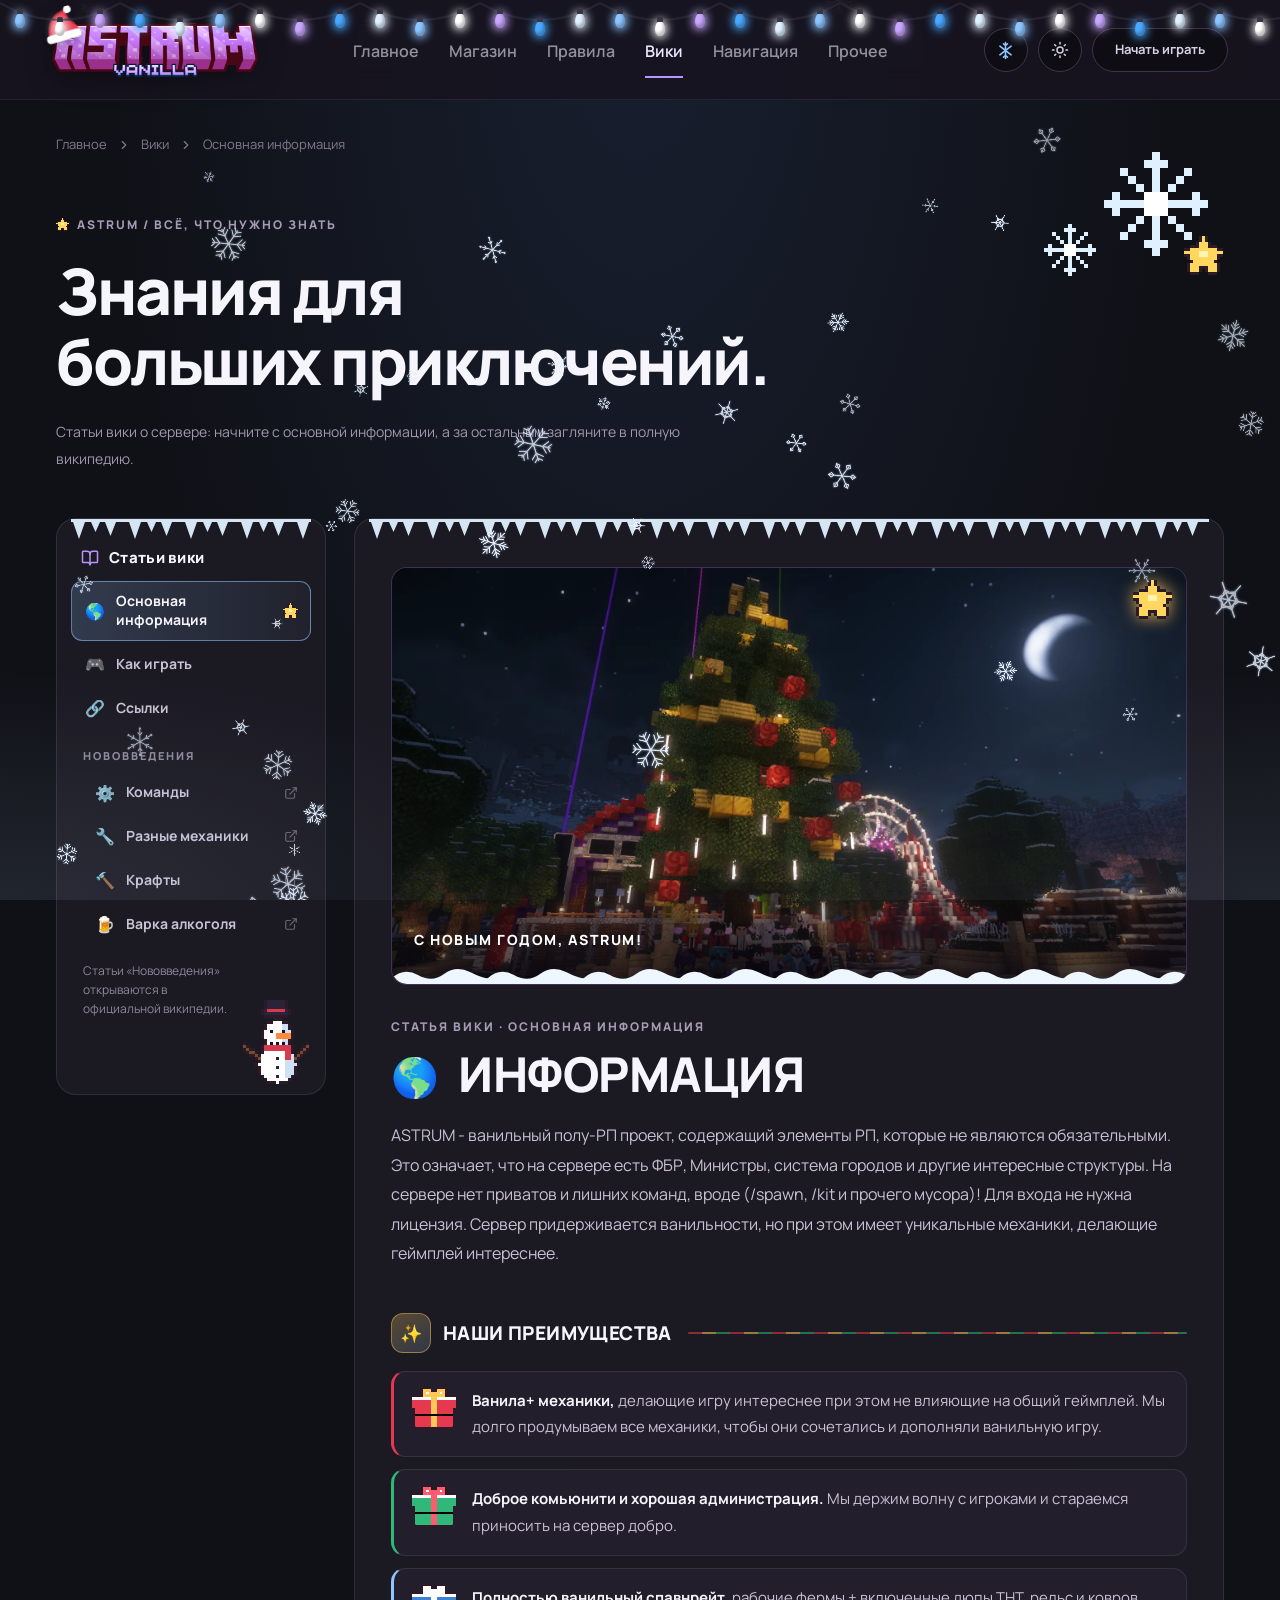
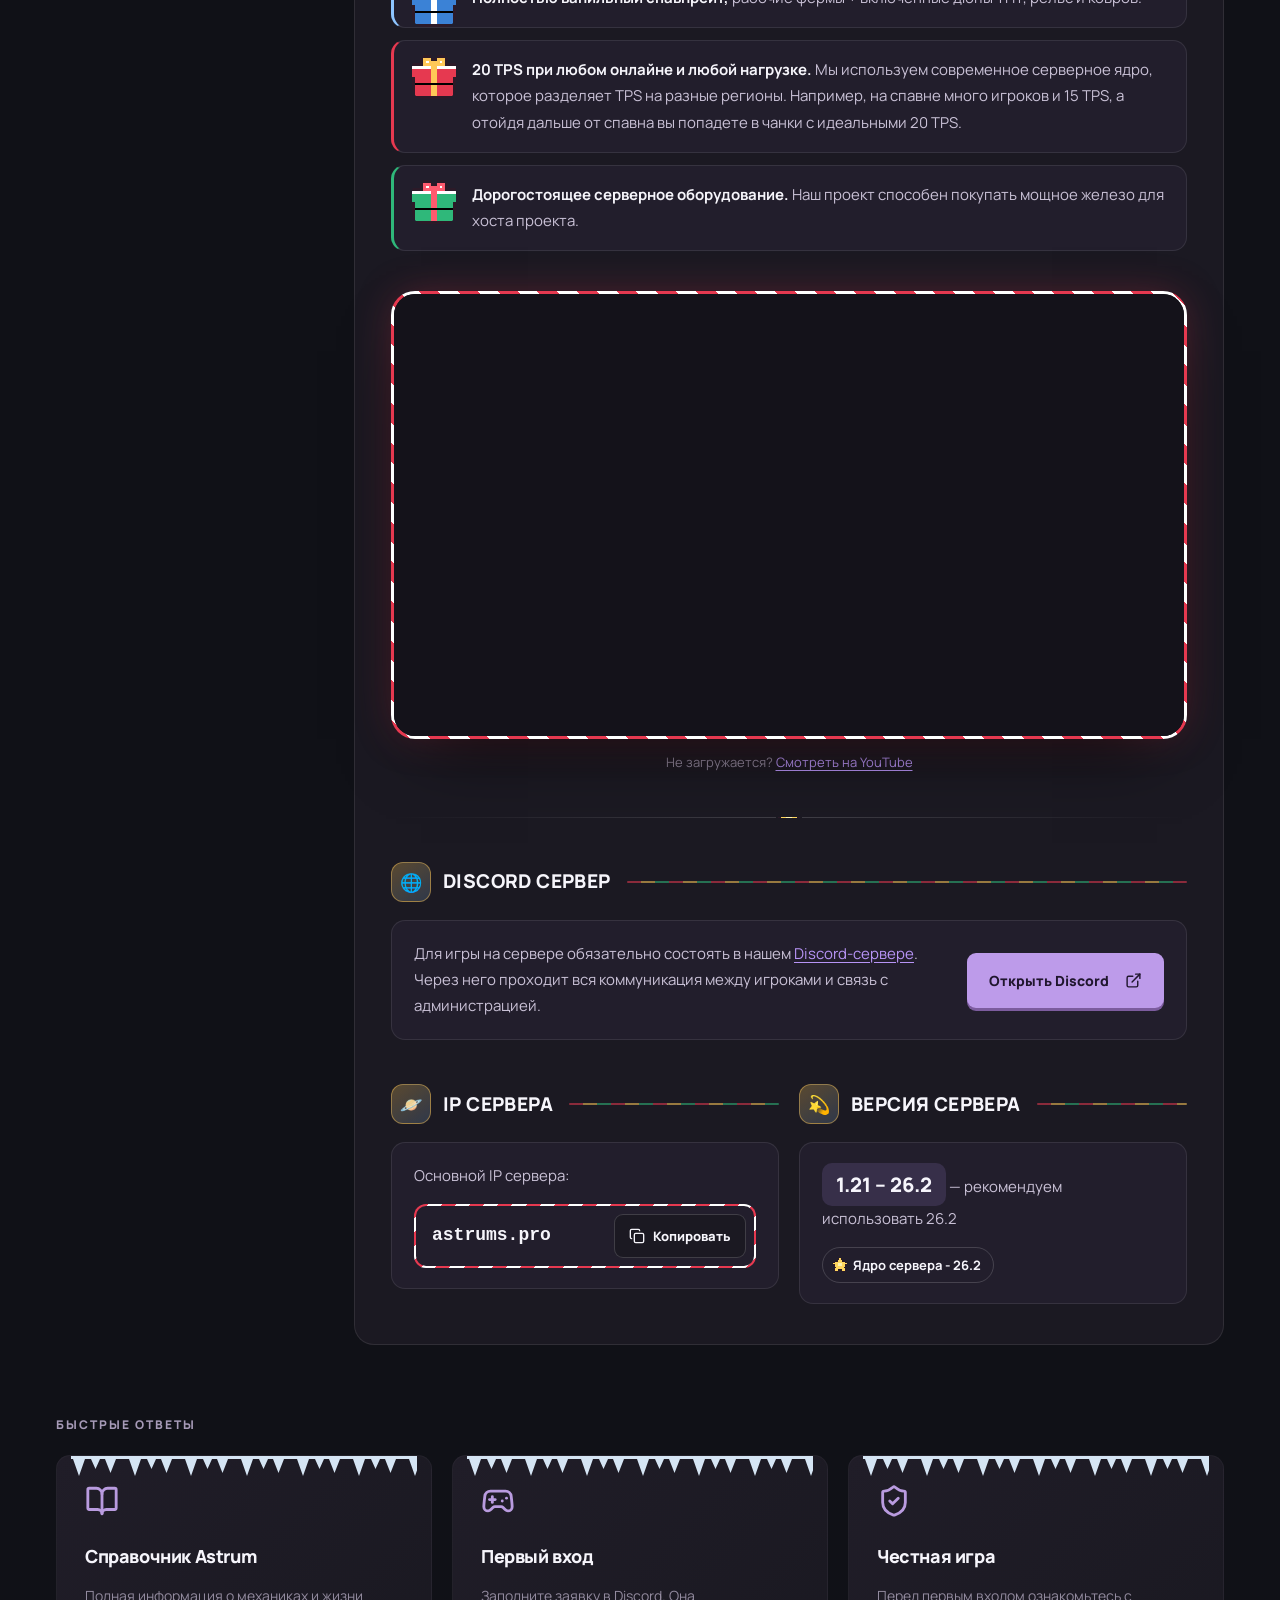
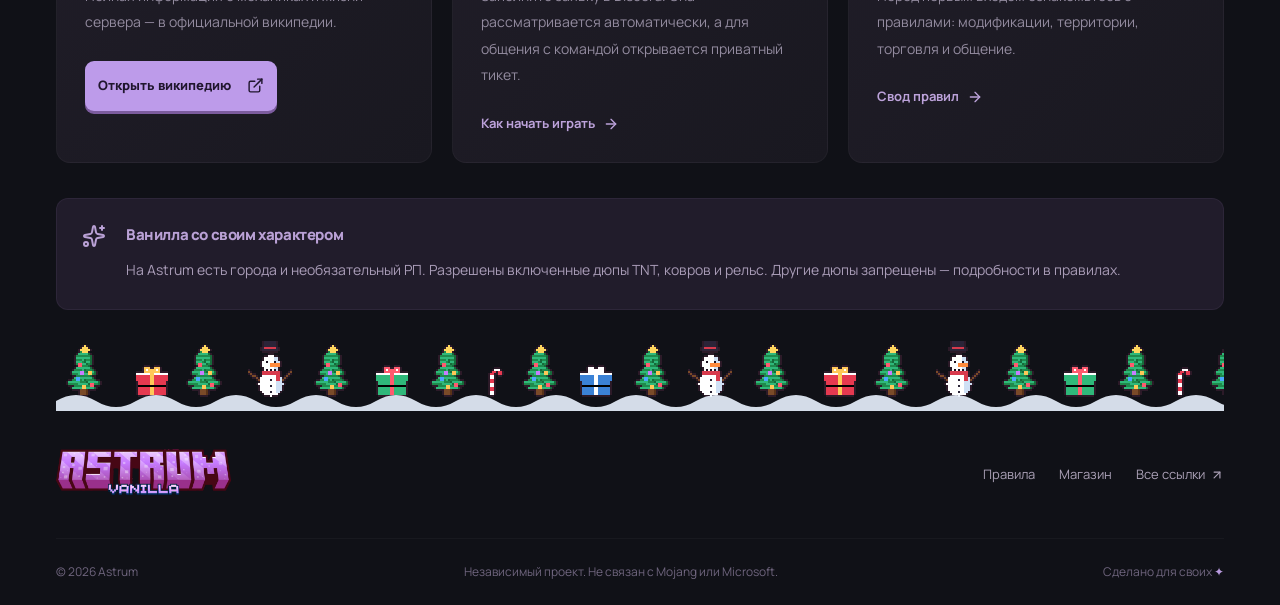
<file: wiki.html>
<!DOCTYPE html>
<html lang="ru">
<head>
<meta charset="utf-8">
<meta name="viewport" content="width=device-width, initial-scale=1">
<title>Вики — Astrum</title>
<meta name="description" content="Ванильный Minecraft-сервер Astrum: необязательный РП, города и сообщество. Начни свою историю на astrums.pro.">
<link rel="icon" type="image/png" href="assets/images/astrum-logo.png">
<script>try{var t=localStorage.getItem("astrum-theme");document.documentElement.setAttribute("data-theme",t==="light"?"light":"dark")}catch(e){document.documentElement.setAttribute("data-theme","dark")}</script>
<link rel="stylesheet" href="assets/css/style.css">
<link rel="stylesheet" href="assets/css/extra.css">
<link rel="stylesheet" href="assets/css/light.css">
<link rel="stylesheet" href="assets/css/newyear.css">
</head>
<body class="antialiased">
<div class="astrum-site"><header class="site-header"><a class="brand brand-logo" href="index.html" aria-label="Astrum Vanilla — на главную"><img src="assets/images/astrum-wordmark.png" alt="Astrum Vanilla" width="640" height="168"></a><nav class="main-nav" aria-label="Главная навигация"><a class="" href="index.html">Главное</a><a class="" href="shop.html">Магазин</a><a class="" href="rules.html">Правила</a><a class="active" aria-current="page" href="wiki.html">Вики</a><a class="" href="navigation.html">Навигация</a><a class="" href="more.html">Прочее</a></nav><div class="header-tools"><button class="theme-toggle" type="button" aria-label="Сменить тему: светлая или тёмная" title="Сменить тему"><svg class="icon-sun" xmlns="http://www.w3.org/2000/svg" width="18" height="18" viewBox="0 0 24 24" fill="none" stroke="currentColor" stroke-width="2" stroke-linecap="round" stroke-linejoin="round" aria-hidden="true"><circle cx="12" cy="12" r="4"></circle><path d="M12 2v2"></path><path d="M12 20v2"></path><path d="m4.93 4.93 1.41 1.41"></path><path d="m17.66 17.66 1.41 1.41"></path><path d="M2 12h2"></path><path d="M20 12h2"></path><path d="m6.34 17.66-1.41 1.41"></path><path d="m19.07 4.93-1.41 1.41"></path></svg><svg class="icon-moon" xmlns="http://www.w3.org/2000/svg" width="18" height="18" viewBox="0 0 24 24" fill="none" stroke="currentColor" stroke-width="2" stroke-linecap="round" stroke-linejoin="round" aria-hidden="true"><path d="M12 3a6 6 0 0 0 9 9 9 9 0 1 1-9-9Z"></path></svg></button><a href="https://discord.gg/phRQ59Pmp" target="_blank" rel="noopener noreferrer" class="header-cta"><span>Начать играть</span></a></div><button class="menu-toggle" aria-label="Открыть меню"><svg xmlns="http://www.w3.org/2000/svg" width="24" height="24" viewBox="0 0 24 24" fill="none" stroke="currentColor" stroke-width="2" stroke-linecap="round" stroke-linejoin="round" class="lucide lucide-menu" aria-hidden="true"><path d="M4 5h16"></path><path d="M4 12h16"></path><path d="M4 19h16"></path></svg></button></header><main><section class="wrap inner-page"><div class="breadcrumbs"><a href="index.html">Главное</a><svg xmlns="http://www.w3.org/2000/svg" width="14" height="14" viewBox="0 0 24 24" fill="none" stroke="currentColor" stroke-width="2" stroke-linecap="round" stroke-linejoin="round" class="lucide lucide-chevron-right" aria-hidden="true"><path d="m9 18 6-6-6-6"></path></svg><a href="wiki.html">Вики</a><svg xmlns="http://www.w3.org/2000/svg" width="14" height="14" viewBox="0 0 24 24" fill="none" stroke="currentColor" stroke-width="2" stroke-linecap="round" stroke-linejoin="round" class="lucide lucide-chevron-right" aria-hidden="true"><path d="m9 18 6-6-6-6"></path></svg><span>Основная информация</span></div><span class="eyebrow">ASTRUM / ВСЁ, ЧТО НУЖНО ЗНАТЬ</span><h1>Знания для
больших приключений.</h1><p class="page-intro">Статьи вики о сервере: начните с основной информации, а за остальным загляните в полную википедию.</p><div class="wk"><aside class="wk-side" aria-label="Статьи вики"><div class="wk-side-card"><h2 class="wk-side-title"><svg xmlns="http://www.w3.org/2000/svg" width="18" height="18" viewBox="0 0 24 24" fill="none" stroke="currentColor" stroke-width="2" stroke-linecap="round" stroke-linejoin="round" aria-hidden="true"><path d="M12 7v14"></path><path d="M3 18a1 1 0 0 1-1-1V4a1 1 0 0 1 1-1h5a4 4 0 0 1 4 4 4 4 0 0 1 4-4h5a1 1 0 0 1 1 1v13a1 1 0 0 1-1 1h-6a3 3 0 0 0-3 3 3 3 0 0 0-3-3z"></path></svg><span>Статьи вики</span></h2><nav class="wk-nav" aria-label="Список статей"><a class="wk-link is-active" aria-current="page" href="wiki.html"><span class="wk-emoji" aria-hidden="true">🌎</span><span>Основная информация</span></a><a class="wk-link" href="wiki-how-play.html"><span class="wk-emoji" aria-hidden="true">🎮</span><span>Как играть</span></a><a class="wk-link" href="wiki-links.html"><span class="wk-emoji" aria-hidden="true">🔗</span><span>Ссылки</span></a><p class="wk-group">Нововведения</p><a class="wk-link is-sub" href="https://astrums.pro/wiki/new/commands" target="_blank" rel="noopener noreferrer"><span class="wk-emoji" aria-hidden="true">⚙️</span><span>Команды</span><svg class="wk-ext" xmlns="http://www.w3.org/2000/svg" width="14" height="14" viewBox="0 0 24 24" fill="none" stroke="currentColor" stroke-width="2" stroke-linecap="round" stroke-linejoin="round" aria-hidden="true"><path d="M15 3h6v6"></path><path d="M10 14 21 3"></path><path d="M18 13v6a2 2 0 0 1-2 2H5a2 2 0 0 1-2-2V8a2 2 0 0 1 2-2h6"></path></svg></a><a class="wk-link is-sub" href="https://astrums.pro/wiki/new/mechanics" target="_blank" rel="noopener noreferrer"><span class="wk-emoji" aria-hidden="true">🔧</span><span>Разные механики</span><svg class="wk-ext" xmlns="http://www.w3.org/2000/svg" width="14" height="14" viewBox="0 0 24 24" fill="none" stroke="currentColor" stroke-width="2" stroke-linecap="round" stroke-linejoin="round" aria-hidden="true"><path d="M15 3h6v6"></path><path d="M10 14 21 3"></path><path d="M18 13v6a2 2 0 0 1-2 2H5a2 2 0 0 1-2-2V8a2 2 0 0 1 2-2h6"></path></svg></a><a class="wk-link is-sub" href="https://astrums.pro/wiki/new/crafts" target="_blank" rel="noopener noreferrer"><span class="wk-emoji" aria-hidden="true">🔨</span><span>Крафты</span><svg class="wk-ext" xmlns="http://www.w3.org/2000/svg" width="14" height="14" viewBox="0 0 24 24" fill="none" stroke="currentColor" stroke-width="2" stroke-linecap="round" stroke-linejoin="round" aria-hidden="true"><path d="M15 3h6v6"></path><path d="M10 14 21 3"></path><path d="M18 13v6a2 2 0 0 1-2 2H5a2 2 0 0 1-2-2V8a2 2 0 0 1 2-2h6"></path></svg></a><a class="wk-link is-sub" href="https://astrums.pro/wiki/new/brewery" target="_blank" rel="noopener noreferrer"><span class="wk-emoji" aria-hidden="true">🍺</span><span>Варка алкоголя</span><svg class="wk-ext" xmlns="http://www.w3.org/2000/svg" width="14" height="14" viewBox="0 0 24 24" fill="none" stroke="currentColor" stroke-width="2" stroke-linecap="round" stroke-linejoin="round" aria-hidden="true"><path d="M15 3h6v6"></path><path d="M10 14 21 3"></path><path d="M18 13v6a2 2 0 0 1-2 2H5a2 2 0 0 1-2-2V8a2 2 0 0 1 2-2h6"></path></svg></a></nav><p class="wk-side-note">Статьи «Нововведения» открываются в официальной википедии.</p></div></aside><article class="wk-article"><figure class="wk-banner"><img src="assets/images/wiki-tree.webp" alt="Новогодняя ёлка на сервере Astrum и игроки возле неё" width="1920" height="1009" fetchpriority="high"><figcaption>С Новым годом, Astrum!</figcaption></figure><header class="wk-head"><span class="eyebrow">СТАТЬЯ ВИКИ · ОСНОВНАЯ ИНФОРМАЦИЯ</span><h2><span class="wk-emoji" aria-hidden="true">🌎</span> ИНФОРМАЦИЯ</h2></header><p class="wk-lead">ASTRUM - ванильный полу-РП проект, содержащий элементы РП, которые не являются обязательными. Это означает, что на сервере есть ФБР, Министры, система городов и другие интересные структуры. На сервере нет приватов и лишних команд, вроде (/spawn, /kit и прочего мусора)! Для входа не нужна лицензия. Сервер придерживается ванильности, но при этом имеет уникальные механики, делающие геймплей интереснее.</p><section class="wk-sec"><h3><span class="wk-ico" aria-hidden="true">✨</span>НАШИ ПРЕИМУЩЕСТВА</h3><ul class="wk-perks"><li><strong>Ванила+ механики,</strong> делающие игру интереснее при этом не влияющие на общий геймплей. Мы долго продумываем все механики, чтобы они сочетались и дополняли ванильную игру.</li><li><strong>Доброе комьюнити и хорошая администрация.</strong> Мы держим волну с игроками и стараемся приносить на сервер добро.</li><li><strong>Полностью ванильный спавнрейт,</strong> рабочие фермы + включенные дюпы ТНТ, рельс и ковров.</li><li><strong>20 TPS при любом онлайне и любой нагрузке.</strong> Мы используем современное серверное ядро, которое разделяет TPS на разные регионы. Например, на спавне много игроков и 15 TPS, а отойдя дальше от спавна вы попадете в чанки с идеальными 20 TPS.</li><li><strong>Дорогостоящее серверное оборудование.</strong> Наш проект способен покупать мощное железо для хоста проекта.</li></ul></section><div class="wk-video"><div class="video-frame"><iframe src="https://www.youtube-nocookie.com/embed/09lge74m270?rel=0" title="Видео об Astrum" loading="lazy" allow="accelerometer; autoplay; clipboard-write; encrypted-media; gyroscope; picture-in-picture; web-share" referrerpolicy="strict-origin-when-cross-origin" allowfullscreen></iframe></div><p class="video-note">Не загружается? <a href="https://www.youtube.com/watch?v=09lge74m270" target="_blank" rel="noopener noreferrer">Смотреть на YouTube</a></p></div><hr class="wk-divider"><section class="wk-sec"><h3><span class="wk-ico" aria-hidden="true">🌐</span>DISCORD СЕРВЕР</h3><div class="wk-card wk-discord"><p>Для игры на сервере обязательно состоять в нашем <a href="https://discord.gg/7jnWGDB2fP" target="_blank" rel="noopener noreferrer">Discord-сервере</a>. Через него проходит вся коммуникация между игроками и связь с администрацией.</p><a class="button primary" href="https://discord.gg/7jnWGDB2fP" target="_blank" rel="noopener noreferrer"><span>Открыть Discord</span> <svg xmlns="http://www.w3.org/2000/svg" width="17" height="17" viewBox="0 0 24 24" fill="none" stroke="currentColor" stroke-width="2" stroke-linecap="round" stroke-linejoin="round" aria-hidden="true"><path d="M15 3h6v6"></path><path d="M10 14 21 3"></path><path d="M18 13v6a2 2 0 0 1-2 2H5a2 2 0 0 1-2-2V8a2 2 0 0 1 2-2h6"></path></svg></a></div></section><div class="wk-duo"><section class="wk-sec"><h3><span class="wk-ico" aria-hidden="true">🪐</span>IP СЕРВЕРА</h3><div class="wk-card"><p>Основной IP сервера:</p><div class="wk-ip"><code>astrums.pro</code><button class="wk-copy" type="button" data-copy="astrums.pro" aria-label="Скопировать IP сервера"><svg xmlns="http://www.w3.org/2000/svg" width="16" height="16" viewBox="0 0 24 24" fill="none" stroke="currentColor" stroke-width="2" stroke-linecap="round" stroke-linejoin="round" aria-hidden="true"><rect width="14" height="14" x="8" y="8" rx="2" ry="2"></rect><path d="M4 16c-1.1 0-2-.9-2-2V4c0-1.1.9-2 2-2h10c1.1 0 2 .9 2 2"></path></svg><span>Копировать</span></button></div></div></section><section class="wk-sec"><h3><span class="wk-ico" aria-hidden="true">💫</span>ВЕРСИЯ СЕРВЕРА</h3><div class="wk-card"><p class="wk-ver"><strong>1.21 – 26.2</strong> <em>— рекомендуем использовать 26.2</em></p><ul class="wk-core"><li>Ядро сервера - 26.2</li></ul></div></section></div></article></div><div class="wk-quick"><span class="eyebrow">БЫСТРЫЕ ОТВЕТЫ</span><div class="wiki-grid"><article class="feature-card"><svg xmlns="http://www.w3.org/2000/svg" width="34" height="34" viewBox="0 0 24 24" fill="none" stroke="currentColor" stroke-width="2" stroke-linecap="round" stroke-linejoin="round" class="lucide lucide-book-open accent" aria-hidden="true"><path d="M12 7v14"></path><path d="M3 18a1 1 0 0 1-1-1V4a1 1 0 0 1 1-1h5a4 4 0 0 1 4 4 4 4 0 0 1 4-4h5a1 1 0 0 1 1 1v13a1 1 0 0 1-1 1h-6a3 3 0 0 0-3 3 3 3 0 0 0-3-3z"></path></svg><h3>Справочник Astrum</h3><p>Полная информация о механиках и жизни сервера — в официальной википедии.</p><a href="https://astrums.pro/wiki" target="_blank" rel="noopener noreferrer" class="button primary">Открыть википедию <svg xmlns="http://www.w3.org/2000/svg" width="17" height="17" viewBox="0 0 24 24" fill="none" stroke="currentColor" stroke-width="2" stroke-linecap="round" stroke-linejoin="round" class="lucide lucide-external-link" aria-hidden="true"><path d="M15 3h6v6"></path><path d="M10 14 21 3"></path><path d="M18 13v6a2 2 0 0 1-2 2H5a2 2 0 0 1-2-2V8a2 2 0 0 1 2-2h6"></path></svg></a></article><article class="feature-card"><svg xmlns="http://www.w3.org/2000/svg" width="34" height="34" viewBox="0 0 24 24" fill="none" stroke="currentColor" stroke-width="2" stroke-linecap="round" stroke-linejoin="round" class="lucide lucide-gamepad2 lucide-gamepad-2 accent" aria-hidden="true"><line x1="6" x2="10" y1="11" y2="11"></line><line x1="8" x2="8" y1="9" y2="13"></line><line x1="15" x2="15.01" y1="12" y2="12"></line><line x1="18" x2="18.01" y1="10" y2="10"></line><path d="M17.32 5H6.68a4 4 0 0 0-3.978 3.59c-.006.052-.01.101-.017.152C2.604 9.416 2 14.456 2 16a3 3 0 0 0 3 3c1 0 1.5-.5 2-1l1.414-1.414A2 2 0 0 1 9.828 16h4.344a2 2 0 0 1 1.414.586L17 18c.5.5 1 1 2 1a3 3 0 0 0 3-3c0-1.545-.604-6.584-.685-7.258-.007-.05-.011-.1-.017-.151A4 4 0 0 0 17.32 5z"></path></svg><h3>Первый вход</h3><p>Заполните заявку в Discord. Она рассматривается автоматически, а для общения с командой открывается приватный тикет.</p><a class="text-link" href="index.html#start">Как начать играть <svg xmlns="http://www.w3.org/2000/svg" width="16" height="16" viewBox="0 0 24 24" fill="none" stroke="currentColor" stroke-width="2" stroke-linecap="round" stroke-linejoin="round" class="lucide lucide-arrow-right" aria-hidden="true"><path d="M5 12h14"></path><path d="m12 5 7 7-7 7"></path></svg></a></article><article class="feature-card"><svg xmlns="http://www.w3.org/2000/svg" width="34" height="34" viewBox="0 0 24 24" fill="none" stroke="currentColor" stroke-width="2" stroke-linecap="round" stroke-linejoin="round" class="lucide lucide-shield-check accent" aria-hidden="true"><path d="M20 13c0 5-3.5 7.5-7.66 8.95a1 1 0 0 1-.67-.01C7.5 20.5 4 18 4 13V6a1 1 0 0 1 1-1c2 0 4.5-1.2 6.24-2.72a1.17 1.17 0 0 1 1.52 0C14.51 3.81 17 5 19 5a1 1 0 0 1 1 1z"></path><path d="m9 12 2 2 4-4"></path></svg><h3>Честная игра</h3><p>Перед первым входом ознакомьтесь с правилами: модификации, территории, торговля и общение.</p><a class="text-link" href="rules.html">Свод правил <svg xmlns="http://www.w3.org/2000/svg" width="16" height="16" viewBox="0 0 24 24" fill="none" stroke="currentColor" stroke-width="2" stroke-linecap="round" stroke-linejoin="round" class="lucide lucide-arrow-right" aria-hidden="true"><path d="M5 12h14"></path><path d="m12 5 7 7-7 7"></path></svg></a></article></div><div class="info-panel"><svg xmlns="http://www.w3.org/2000/svg" width="24" height="24" viewBox="0 0 24 24" fill="none" stroke="currentColor" stroke-width="2" stroke-linecap="round" stroke-linejoin="round" class="lucide lucide-sparkles" aria-hidden="true"><path d="M11.017 2.814a1 1 0 0 1 1.966 0l1.051 5.558a2 2 0 0 0 1.594 1.594l5.558 1.051a1 1 0 0 1 0 1.966l-5.558 1.051a2 2 0 0 0-1.594 1.594l-1.051 5.558a1 1 0 0 1-1.966 0l-1.051-5.558a2 2 0 0 0-1.594-1.594l-5.558-1.051a1 1 0 0 1 0-1.966l5.558-1.051a2 2 0 0 0 1.594-1.594z"></path><path d="M20 2v4"></path><path d="M22 4h-4"></path><circle cx="4" cy="20" r="2"></circle></svg><div><h3>Ванилла со своим характером</h3><p>На Astrum есть города и необязательный РП. Разрешены включенные дюпы TNT, ковров и рельс. Другие дюпы запрещены — подробности в правилах.</p></div></div></div></section></main><footer class="site-footer wrap"><div class="footer-top"><div class="footer-brand"><a class="brand brand-logo footer-logo" href="index.html" aria-label="Astrum Vanilla — на главную"><img src="assets/images/astrum-wordmark.png" alt="Astrum Vanilla" width="640" height="168" loading="lazy"></a></div><div class="footer-links"><a href="rules.html">Правила</a><a href="shop.html">Магазин</a><a href="navigation.html">Все ссылки <svg xmlns="http://www.w3.org/2000/svg" width="14" height="14" viewBox="0 0 24 24" fill="none" stroke="currentColor" stroke-width="2" stroke-linecap="round" stroke-linejoin="round" class="lucide lucide-arrow-up-right" aria-hidden="true"><path d="M7 7h10v10"></path><path d="M7 17 17 7"></path></svg></a></div></div><div class="footer-bottom"><span>© 2026 Astrum</span><span>Независимый проект. Не связан с Mojang или Microsoft.</span><span>Сделано для своих <span class="accent">✦</span></span></div></footer></div>
<script src="assets/js/main.js" defer></script>
<script src="assets/js/newyear.js" defer></script>
</body>
</html>
</file>
<file: assets/css/style.css>
@import "https://fonts.googleapis.com/css2?family=Manrope:wght@400;500;600;700;800&display=swap";
@layer properties{@supports (((-webkit-hyphens:none)) and (not (margin-trim:inline))) or ((-moz-orient:inline) and (not (color:rgb(from red r g b)))){*,:before,:after,::backdrop{--tw-space-y-reverse:0;--tw-border-style:solid;--tw-font-weight:initial;--tw-tracking:initial;--tw-shadow:0 0 #0000;--tw-shadow-color:initial;--tw-shadow-alpha:100%;--tw-inset-shadow:0 0 #0000;--tw-inset-shadow-color:initial;--tw-inset-shadow-alpha:100%;--tw-ring-color:initial;--tw-ring-shadow:0 0 #0000;--tw-inset-ring-color:initial;--tw-inset-ring-shadow:0 0 #0000;--tw-ring-inset:initial;--tw-ring-offset-width:0px;--tw-ring-offset-color:#fff;--tw-ring-offset-shadow:0 0 #0000}}}@layer theme{:root,:host{--font-sans:"Manrope", sans-serif;--font-mono:ui-monospace, SFMono-Regular, Menlo, Monaco, Consolas, "Liberation Mono", "Courier New", monospace;--color-green-100:#dcfce7;--color-green-200:#b9f8cf;--color-green-800:#016630;--color-green-900:#0d542b;--color-gray-100:#f3f4f6;--color-gray-200:#e5e7eb;--color-gray-800:#1e2939;--spacing:.25rem;--container-md:28rem;--text-xs:.75rem;--text-xs--line-height:calc(1 / .75);--text-sm:.875rem;--text-sm--line-height:calc(1.25 / .875);--text-lg:1.125rem;--text-lg--line-height:calc(1.75 / 1.125);--text-2xl:1.5rem;--text-2xl--line-height:calc(2 / 1.5);--font-weight-medium:500;--font-weight-semibold:600;--font-weight-bold:700;--tracking-wider:.05em;--default-transition-duration:.15s;--default-transition-timing-function:cubic-bezier(.4, 0, .2, 1);--default-font-family:var(--font-sans);--default-mono-font-family:var(--font-mono)}@supports (color:lab(0% 0 0)){:root,:host{--color-green-100:lab(96.1861% -13.8464 6.52365);--color-green-200:lab(92.4222% -26.4702 12.9427);--color-green-800:lab(37.4616% -36.7971 22.9692);--color-green-900:lab(30.797% -29.6927 17.382);--color-gray-100:lab(96.1596% -.0823438 -1.13575);--color-gray-200:lab(91.6229% -.159115 -2.26791);--color-gray-800:lab(16.1051% -1.18239 -11.7533)}}}@layer base{*,:after,:before,::backdrop{box-sizing:border-box;border:0 solid;margin:0;padding:0}::file-selector-button{box-sizing:border-box;border:0 solid;margin:0;padding:0}html,:host{-webkit-text-size-adjust:100%;tab-size:4;line-height:1.5;font-family:var(--default-font-family,-apple-system, BlinkMacSystemFont, "Segoe UI", Roboto, "Helvetica Neue", "Noto Sans", Arial, sans-serif, "Apple Color Emoji", "Segoe UI Emoji", "Segoe UI Symbol", "Noto Color Emoji");font-feature-settings:var(--default-font-feature-settings,normal);font-variation-settings:var(--default-font-variation-settings,normal);-webkit-tap-highlight-color:transparent}hr{height:0;color:inherit;border-top-width:1px}abbr:where([title]){-webkit-text-decoration:underline dotted;text-decoration:underline dotted}h1,h2,h3,h4,h5,h6{font-size:inherit;font-weight:inherit}a{color:inherit;-webkit-text-decoration:inherit;-webkit-text-decoration:inherit;-webkit-text-decoration:inherit;-webkit-text-decoration:inherit;text-decoration:inherit}b,strong{font-weight:bolder}code,kbd,samp,pre{font-family:var(--default-mono-font-family,ui-monospace, SFMono-Regular, Menlo, Monaco, Consolas, "Liberation Mono", "Courier New", monospace);font-feature-settings:var(--default-mono-font-feature-settings,normal);font-variation-settings:var(--default-mono-font-variation-settings,normal);font-size:1em}small{font-size:80%}sub,sup{vertical-align:baseline;font-size:75%;line-height:0;position:relative}sub{bottom:-.25em}sup{top:-.5em}table{text-indent:0;border-color:inherit;border-collapse:collapse}:-moz-focusring:where(:not(iframe)){outline:auto}progress{vertical-align:baseline}summary{display:list-item}ol,ul,menu{list-style:none}img,svg,video,canvas,audio,iframe,embed,object{vertical-align:middle;display:block}img,video{max-width:100%;height:auto}button,input,select,optgroup,textarea{font:inherit;font-feature-settings:inherit;font-variation-settings:inherit;letter-spacing:inherit;color:inherit;opacity:1;background-color:#0000;border-radius:0}::file-selector-button{font:inherit;font-feature-settings:inherit;font-variation-settings:inherit;letter-spacing:inherit;color:inherit;opacity:1;background-color:#0000;border-radius:0}:where(select:is([multiple],[size])) optgroup{font-weight:bolder}:where(select:is([multiple],[size])) optgroup option{padding-inline-start:20px}::file-selector-button{margin-inline-end:4px}::placeholder{opacity:1}@supports (not ((-webkit-appearance:-apple-pay-button))) or (contain-intrinsic-size:1px){::placeholder{color:currentColor}@supports (color:color-mix(in lab, red, red)){::placeholder{color:color-mix(in oklab, currentcolor 50%, transparent)}}}textarea{resize:vertical}::-webkit-search-decoration{-webkit-appearance:none}::-webkit-date-and-time-value{min-height:1lh;text-align:inherit}::-webkit-datetime-edit{display:inline-flex}::-webkit-datetime-edit-fields-wrapper{padding:0}::-webkit-datetime-edit{padding-block:0}::-webkit-datetime-edit-year-field{padding-block:0}::-webkit-datetime-edit-month-field{padding-block:0}::-webkit-datetime-edit-day-field{padding-block:0}::-webkit-datetime-edit-hour-field{padding-block:0}::-webkit-datetime-edit-minute-field{padding-block:0}::-webkit-datetime-edit-second-field{padding-block:0}::-webkit-datetime-edit-millisecond-field{padding-block:0}::-webkit-datetime-edit-meridiem-field{padding-block:0}::-webkit-calendar-picker-indicator{line-height:1}:-moz-ui-invalid{box-shadow:none}button,input:where([type=button],[type=reset],[type=submit]){appearance:button}::file-selector-button{appearance:button}::-webkit-inner-spin-button{height:auto}::-webkit-outer-spin-button{height:auto}[hidden]:where(:not([hidden=until-found])){display:none!important}:root{--lightningcss-light: ;--lightningcss-dark:initial;color-scheme:dark}*{box-sizing:border-box}html{scroll-behavior:smooth;scroll-padding-top:100px}body{color:#f6f5fb;background:#101117;margin:0;font-family:Manrope,sans-serif;font-size:15px}button,a,input,summary{-webkit-tap-highlight-color:transparent}button,a{touch-action:manipulation}button{cursor:pointer;font:inherit}a{color:inherit;text-decoration:none}button{color:inherit}button:disabled{cursor:default}button:focus-visible,a:focus-visible,summary:focus-visible,input:focus-visible{outline-offset:5px;outline:2px solid #bb9dff}h1,h2,h3,p{margin:0}button{border:0}::selection{color:#fff;background:#9765ee}input{font:inherit;color:inherit}svg{flex-shrink:0}button,a{transition:background .2s,color .2s,transform .2s,border-color .2s}button:hover{filter:brightness(1.08)}}@layer components{.astrum-site{background:radial-gradient(at 77% 12%,#24203870,#0000 32%),#101117;overflow:hidden}.wrap{width:min(1240px,100% - 112px);margin-inline:auto}.site-header{z-index:20;border-bottom:1px solid #ffffff0c;align-items:center;gap:32px;height:100px;padding:0 4%;display:flex;position:relative}.brand{letter-spacing:1.5px;align-items:center;gap:9px;font-size:25px;font-weight:800;display:inline-flex}.brand-symbol{color:#bc98ff;font-size:40px;line-height:1}.brand-dot{color:#918a9b;align-self:flex-start;margin-top:7px;margin-left:-7px;font-size:12px}.main-nav{color:#93919f;gap:26px;margin:auto;font-size:14px;font-weight:600;display:flex}.main-nav a{padding:38px 0;position:relative}.main-nav a:hover,.main-nav a.active{color:#eee8ff}.main-nav a.active:after{content:"";background:#b896ff;height:2px;position:absolute;bottom:23px;left:0;right:0}.header-discord{background:#221e2c;border:1px solid #3c354c;border-radius:9px;align-items:center;gap:9px;padding:12px 14px;font-size:13px;display:flex}.menu-toggle{background:0 0;display:none}.hero{grid-template-columns:1fr 1fr;min-height:750px;padding-top:70px;display:grid;position:relative}.eyebrow{letter-spacing:2px;color:#a69ab7;font-size:12px;font-weight:800;display:block}.season{color:#c3b3dd;background:#25202e88;border:1px solid #9580b933;border-radius:30px;align-items:center;gap:9px;padding:10px 13px;font-size:12px;display:inline-flex}.season>span,.world-label>span{background:#b7dc9a;border-radius:50%;width:6px;height:6px;box-shadow:0 0 12px #b7dc9a66}.hero h1{letter-spacing:-3.2px;margin-top:25px;font-size:clamp(45px,4.9vw,71px);font-weight:800;line-height:1.09}.hero h1>span{color:#b79adf}.hero-copy>p{color:#a5a0b0;margin-top:25px;font-size:14px;line-height:1.9}.hero-actions{align-items:center;gap:20px;margin-top:30px;display:flex}.button{border-radius:9px;justify-content:center;align-items:center;gap:16px;min-height:50px;padding:17px 22px;font-size:14px;font-weight:800;line-height:1.5;display:inline-flex}.primary{color:#20162e;background:#bd9bea;box-shadow:0 3px #7c5c9e}.primary:hover{background:#d4b9f8;transform:translateY(-2px)}.secondary{color:#dbd3e5;background:#201d27;border:1px solid #3b3549}.secondary:hover{background:#302739}.server-address{color:#a49bb1;text-align:left;background:0 0;align-items:center;gap:26px;display:flex}.server-address small{letter-spacing:1.8px;color:#7f788c;margin-bottom:5px;font-size:12px;display:block}.server-address strong{color:#dfd7e8;letter-spacing:.8px;font-size:14px}.hero-facts{color:#898492;flex-wrap:wrap;gap:15px;margin-top:28px;font-size:12px;display:flex}.hero-facts>span{align-items:center;gap:5px;display:flex}.hero-facts svg{color:#baa4d2}.hero-visual{align-self:center;min-width:0;margin:0 -60px 0 -30px;position:relative;transform:translateY(-27px)}.hero-visual>img{filter:drop-shadow(0 30px 40px #0005);width:100%;height:auto;animation:7s ease-in-out infinite float;position:relative}.planet-halo{background:radial-gradient(#a177dd19,#0000 65%);border:1px solid #a98bd31a;border-radius:50%;position:absolute;inset:9% 7%;transform:rotate(-25deg)}.planet-halo:after{content:"";border:1px dashed #b497d81c;border-radius:50%;position:absolute;inset:12%}.visual-coordinate{letter-spacing:2px;color:#8d809f;font-size:11px;position:absolute;top:17%;left:29%}.floating-star{color:#d1b5f5;position:absolute}.star-one{font-size:42px;top:20%;right:13%;transform:rotate(12deg)}.star-two{color:#80718e;font-size:25px;top:45%;left:6%}.world-label{letter-spacing:1.2px;background:#1d1929cc;border:1px solid #6d5d8180;border-radius:6px;align-items:center;gap:8px;padding:11px 13px;font-size:11px;display:flex;position:absolute;bottom:21%;left:29%;transform:rotate(-5deg)}.visual-number{letter-spacing:3px;color:#655a74;font-size:12px;position:absolute;bottom:7%;right:20%}.hero-bottom{color:#625e6e;letter-spacing:1.6px;border-top:1px solid #ffffff0b;grid-column:1/-1;justify-content:space-between;align-self:end;align-items:center;margin-top:30px;padding:24px 0;font-size:12px;display:flex}.hero-bottom>span:last-child{letter-spacing:.4px}.ticker{white-space:nowrap;color:#231a2e;background:#bba1d9;justify-content:space-around;align-items:center;gap:30px;padding:16px 25px;font-size:17px;display:flex;overflow:hidden}.ticker span{letter-spacing:1.8px;font-size:12px;font-weight:800}.section{padding-top:100px;padding-bottom:20px}.section-heading{justify-content:space-between;align-items:flex-end;gap:30px;margin-bottom:35px;display:flex}.section-heading .eyebrow{margin-bottom:17px}h2{letter-spacing:-1.5px;font-size:36px;font-weight:800;line-height:1.23}.section-heading>p{color:#8e879b;padding-bottom:3px;font-size:14px;line-height:1.9}.feature-grid{grid-template-columns:repeat(3,1fr);gap:18px;display:grid}.feature-card{background:linear-gradient(135deg,#201d28,#191820);border:1px solid #ffffff09;border-radius:14px;padding:28px;position:relative}.feature-icon{border-radius:12px;justify-content:center;align-items:center;width:45px;height:45px;margin-bottom:35px;display:inline-flex}.green{--tone:#acd5a0;--shade:#263b31}.purple{--tone:#bf9ce9;--shade:#3c2e50}.orange{--tone:#e1b087;--shade:#463328}.pink{--tone:#dea7c6;--shade:#482d42}.blue{--tone:#9ab8df;--shade:#293b50}.feature-icon{background:var(--shade);color:var(--tone)}.card-index{color:#625970;font-size:12px;position:absolute;top:37px;right:28px}h3{letter-spacing:-.4px;font-size:18px;font-weight:800}.feature-card p{color:#938b9f;margin-top:13px;font-size:14px;line-height:1.9}.card-tag{letter-spacing:1.2px;color:#776d85;margin-top:28px;font-size:12px;display:block}.text-link{color:#bca2da;background:0 0;align-items:center;gap:8px;margin-top:25px;padding:0;font-size:13px;font-weight:700;display:inline-flex}.product-grid{grid-template-columns:repeat(4,1fr);gap:18px;display:grid}.product-card{text-align:left;background:#1b1922;border:1px solid #ffffff09;border-radius:14px;flex-direction:column;padding:13px 19px 19px;display:flex;overflow:hidden}.product-card:hover{border-color:#b796d84d;transform:translateY(-6px)}.product-art{background:radial-gradient(ellipse at 50% 70%,var(--shade),#1b192200 74%);width:calc(100% + 38px);height:180px;color:var(--tone);isolation:isolate;justify-content:center;align-items:center;margin:-13px -19px 20px;display:flex;position:relative}.product-art>svg{filter:drop-shadow(4px 10px #0003);transform:rotate(-13deg)}.art-orbit{border:1px solid var(--tone);opacity:.15;z-index:-1;border-radius:25px;width:100px;height:100px;position:absolute;transform:rotate(25deg)}.art-spark{font-size:20px;position:absolute;top:26%;right:27%}.product-type{letter-spacing:1.3px;color:var(--tone);margin-bottom:10px;font-size:11px}.product-name{font-size:15px;font-weight:800}.product-bottom{justify-content:space-between;align-items:center;margin-top:22px;font-size:21px;font-weight:800;display:flex}.product-bottom small{color:#9c92a6;font-size:14px;font-weight:600}.round-arrow{color:#c5b5d5;background:#ffffff08;border-radius:8px;justify-content:center;align-items:center;width:29px;height:29px;display:flex}.subtle-note{color:#81758f;margin-top:17px;font-size:12px;line-height:1.7}.world-banner{background:linear-gradient(110deg,#29273b,#343047 60%,#2a2938);border:1px solid #b9a1d61a;border-radius:17px;grid-template-columns:1fr 1fr;margin-top:80px;padding:45px 50px;display:grid;position:relative;overflow:hidden}.world-banner .eyebrow{margin-bottom:20px}.world-banner h2{font-size:37px}.world-banner p{color:#b2a8c0;margin-top:16px;font-size:14px;line-height:1.8}.light{color:#2b2137;background:#e0d6ee;margin-top:25px}.map-art{color:#b4c29e;justify-content:center;align-items:center;display:flex;position:relative;transform:rotate(-12deg)}.map-art>svg{filter:drop-shadow(8px 15px #17152350);width:270px;height:270px}.map-marker{color:#e4c8fa;text-shadow:0 0 35px #c69eea;font-size:50px;position:absolute;top:34%;left:48%}.map-caption{letter-spacing:2px;color:#c3b2d7;font-size:12px;position:absolute;bottom:10%}.outline-star{color:#bca1d9;font-size:70px}.steps{grid-template-columns:repeat(3,1fr);gap:35px;margin:35px 0;display:grid}.step-number{color:#bba1da;letter-spacing:2px;border-bottom:1px solid #342c3f;margin-bottom:20px;padding-bottom:14px;font-size:13px;display:block}.steps p{color:#938a9f;margin-top:12px;font-size:14px;line-height:1.9}.site-footer{border-top:1px solid #ffffff0b;margin-top:100px;padding-top:38px}.footer-top{justify-content:space-between;align-items:center;gap:25px;padding-bottom:37px;display:flex}.footer-top p{color:#867c93;margin-top:8px;font-size:12px}.footer-links{color:#aaa0b6;gap:24px;font-size:13px;display:flex}.footer-links a{align-items:center;gap:5px;display:flex}.socials{gap:10px;display:flex}.socials>a{color:#b9abc9;background:#201c29;border:1px solid #ffffff09;border-radius:8px;justify-content:center;align-items:center;width:37px;height:37px;display:flex}.socials>a:hover{background:#3b2d4a}.footer-bottom{color:#6f657e;border-top:1px solid #ffffff09;justify-content:space-between;gap:20px;padding:22px 0;font-size:12px;display:flex}.accent{color:#b99bdf}.inner-page{min-height:65vh;padding-top:35px}.breadcrumbs{color:#84788f;align-items:center;gap:10px;margin-bottom:60px;font-size:13px;display:flex}.inner-page>h1{white-space:pre-line;letter-spacing:-2.5px;margin-top:22px;font-size:clamp(38px,5vw,65px);font-weight:800;line-height:1.1}.page-intro{color:#a297ae;max-width:650px;margin-top:23px;font-size:14px;line-height:1.9}.shop-toolbar{justify-content:space-between;align-items:center;gap:25px;margin:40px 0 25px;display:flex}.notice{color:#c8b1df;background:#292135;border:1px solid #67507c44;border-radius:8px;align-items:center;gap:10px;padding:12px 15px;font-size:13px;display:flex}.search{color:#9986af;background:#201c28;border:1px solid #473951;border-radius:9px;align-items:center;gap:12px;padding:12px 15px;display:flex}.search input{background:0 0;border:0;outline:none;width:100%;min-width:0;font-size:14px}.info-panel{color:#baa1d6;background:#211c2b;border:1px solid #75618826;border-radius:12px;align-items:flex-start;gap:20px;margin-top:35px;padding:25px;display:flex}.info-panel p{color:#a99cb7;font-size:14px;line-height:1.9}.info-panel h3{margin-bottom:10px;font-size:15px}.rules-search{max-width:550px;margin-top:30px}.rules-layout{grid-template-columns:240px 1fr;gap:60px;margin-top:45px;display:grid}.rules-toc{color:#9888aa;background:#1a1721;border:1px solid #ffffff08;border-radius:12px;flex-direction:column;gap:15px;height:fit-content;padding:24px;font-size:13px;display:flex;position:sticky;top:30px}.rules-toc a:hover{color:#d4b8f7}.rules-toc .eyebrow{margin-bottom:10px}.rules-content article{border-bottom:1px solid #ffffff0d;margin-bottom:35px;padding-bottom:35px;scroll-margin-top:25px}.rules-content h2{letter-spacing:-.7px;margin-bottom:22px;font-size:24px}.rules-content p{color:#b6aabe;margin-top:16px;font-size:14px;line-height:1.95}.resource-grid{grid-template-columns:repeat(3,1fr);gap:20px;margin-top:45px;display:grid}.resource-card{background:#1c1924;border:1px solid #ffffff09;border-radius:15px;padding:27px;position:relative}.resource-card:hover{background:#292232;border-color:#6d548a;transform:translateY(-4px)}.resource-arrow{color:#8e7a9f;position:absolute;top:32px;right:27px}.resource-card .feature-icon{margin-bottom:25px}.resource-card p{color:#a397ae;margin-top:12px;font-size:14px;line-height:1.8}.resource-card small{color:#71637f;margin-top:25px;font-size:12px;display:block}.wiki-grid{grid-template-columns:repeat(3,1fr);gap:20px;margin-top:45px;display:grid}.wiki-grid h3{margin-top:25px}.wiki-grid .button{margin-top:25px;padding:13px;font-size:13px}.faq{max-width:850px;margin-top:45px}.faq details{border-bottom:1px solid #ffffff12;padding:24px 0}.faq summary{cursor:pointer;justify-content:space-between;align-items:center;gap:20px;font-size:16px;font-weight:700;list-style:none;display:flex}.faq summary::-webkit-details-marker{display:none}.faq summary svg{color:#b798d9}.faq details[open] summary svg{transform:rotate(45deg)}.faq details p{color:#a899b5;max-width:700px;margin-top:20px;font-size:14px;line-height:1.9}.support-banner{color:#bca0df;background:#251e32;border-radius:14px;align-items:center;gap:25px;margin-top:45px;padding:30px;display:flex}.support-banner p{color:#ab9ab9;margin-top:8px;font-size:14px}.support-banner .button{margin-left:auto}.empty{color:#a494b0;padding:35px 0;font-size:14px}.modal-backdrop{z-index:100;-webkit-backdrop-filter:blur(10px);backdrop-filter:blur(10px);background:#08070dd9;justify-content:center;align-items:center;padding:24px;display:flex;position:fixed;inset:0;overflow-y:auto}.modal{background:#211b2d;border:1px solid #63497670;border-radius:20px;width:100%;max-width:500px;max-height:90dvh;padding:38px;position:relative;overflow-y:auto;box-shadow:0 30px 100px #0008}.modal-close{color:#b3a3c3;background:0 0;padding:5px;position:absolute;top:18px;right:18px}.modal .feature-icon{margin-bottom:20px}.modal h2{letter-spacing:-1px;margin-top:12px;font-size:30px}.modal p{color:#ac9bbd;margin-top:20px;font-size:14px;line-height:1.9}.modal .button{width:100%;margin-top:22px}.modal .eyebrow{font-size:12px}.modal-price{margin:25px 0;font-size:32px;font-weight:800}.copy-panel{letter-spacing:1px;background:#33283f;border:1px solid #6f5587;border-radius:8px;justify-content:space-between;align-items:center;width:100%;margin-top:23px;padding:18px;display:flex}.modal .subtle-note{font-size:12px}.menu-toggle{padding:8px}@keyframes float{0%,to{transform:translateY(0)}50%{transform:translateY(-12px)}}@media (min-width:1500px){.hero h1{font-size:75px}.hero{min-height:800px}}@media (max-width:1100px){.wrap{width:calc(100% - 64px)}.site-header{gap:20px}.main-nav{gap:17px;font-size:12px}.brand{font-size:21px}.header-discord{padding:10px}.header-discord span{display:none}.hero{min-height:680px;padding-top:60px}.hero h1{font-size:56px}.hero-visual{margin-right:-30px}.hero-actions{gap:16px}.hero-facts{gap:10px;font-size:12px}.feature-card{padding:23px}.product-grid{gap:12px}.product-card{padding:12px 15px 18px}.product-name{font-size:14px}.product-art{width:calc(100% + 30px);height:155px;margin-inline:-15px}.section-heading h2{font-size:32px}.rules-layout{grid-template-columns:190px 1fr;gap:30px}}@media (max-width:760px){.wrap{width:calc(100% - 40px)}.site-header{gap:15px;height:76px;padding:0 20px}.brand{font-size:23px}.brand-symbol{font-size:35px}.header-discord{margin-left:auto}.menu-toggle{display:block}.main-nav{display:none}.main-nav.open{-webkit-backdrop-filter:blur(15px);backdrop-filter:blur(15px);background:#19141fef;border-bottom:1px solid #53405e;flex-direction:column;gap:0;padding:20px;display:flex;position:absolute;top:75px;left:0;right:0}.main-nav a{padding:13px;font-size:14px}.main-nav a.active:after{display:none}.hero{flex-direction:column;min-height:0;padding-top:35px;display:flex}.hero h1{letter-spacing:-2.5px;font-size:clamp(44px,9vw,64px);line-height:1.08}.hero h1 br:nth-of-type(2){display:none}.hero h1>span{display:block}.hero-copy>p{margin-top:22px;font-size:14px}.hero-actions{margin-top:25px}.button{gap:12px;padding:15px 20px;font-size:13px}.server-address{gap:15px}.hero-facts{margin-top:24px;font-size:12px}.hero-visual{align-self:center;width:100%;max-width:530px;margin:-25px -10px -35px;transform:none}.hero-visual img{width:100%}.visual-coordinate{font-size:11px;top:15%}.hero-bottom{width:100%;margin-top:0;padding:20px 0;font-size:11px}.hero-bottom span:last-child{letter-spacing:0;font-size:11px}.ticker{justify-content:flex-start;gap:25px;padding:13px 20px}.ticker span{font-size:12px}.section{padding-top:60px}.section-heading{flex-wrap:wrap;align-items:flex-start;gap:22px;margin-bottom:25px}.section-heading h2,h2{letter-spacing:-1px;font-size:29px}.section-heading>p{font-size:13px}.section-heading .eyebrow{margin-bottom:14px;font-size:12px}.feature-grid{grid-template-columns:1fr;gap:12px}.feature-card{padding:25px}.feature-icon{margin-bottom:23px}.feature-card p{max-width:500px;font-size:14px}.card-tag{margin-top:20px}.product-grid{grid-template-columns:repeat(2,minmax(0,1fr));gap:12px}.product-art{height:150px}.product-art>svg{width:60px;height:60px}.product-name{min-height:39px;font-size:14px;line-height:1.5}.product-type{letter-spacing:.8px;font-size:11px}.product-bottom{margin-top:14px;font-size:20px}.shop-preview .section-heading{align-items:flex-end}.shop-preview .section-heading .button{min-height:38px;padding:10px 12px;font-size:12px}.world-banner{grid-template-columns:1fr;margin-top:50px;padding:30px}.world-banner h2{font-size:30px}.map-art{height:230px;margin-top:15px}.map-art>svg{width:210px;height:210px}.map-caption{bottom:0}.steps{grid-template-columns:1fr;gap:25px;margin-top:20px}.steps article{padding-left:50px;position:relative}.step-number{border:0;font-size:14px;position:absolute;top:2px;left:0}.steps p{margin-top:8px}.outline-star{font-size:40px}.site-footer{margin-top:60px;padding-top:30px}.footer-top{flex-wrap:wrap;gap:25px}.footer-links{flex-basis:100%;order:3;font-size:13px}.socials{margin-left:auto}.footer-bottom{flex-wrap:wrap;gap:10px;font-size:11px;line-height:1.8}.footer-bottom>span:nth-child(2){flex-basis:100%;order:3}.inner-page{padding-top:25px}.breadcrumbs{margin-bottom:40px;font-size:12px}.inner-page>h1{letter-spacing:-1.8px;font-size:39px}.page-intro{font-size:14px}.shop-toolbar{flex-direction:column;align-items:stretch;gap:14px;margin-top:25px}.notice{font-size:12px}.rules-layout{grid-template-columns:1fr;gap:25px;margin-top:25px}.rules-toc{grid-template-columns:1fr 1fr;gap:14px;padding:20px;font-size:12px;display:grid;position:static}.rules-toc .eyebrow{grid-column:1/-1}.rules-content h2{font-size:22px}.rules-content p{font-size:14px}.rules-content article{margin-bottom:25px;padding-bottom:25px}.info-panel{gap:13px;padding:20px}.info-panel p{font-size:13px}.info-panel>svg{width:20px}.resource-grid{grid-template-columns:1fr 1fr;gap:12px;margin-top:30px}.resource-card{padding:20px}.resource-card h3{font-size:14px}.resource-card p,.resource-card small{font-size:12px}.resource-arrow{width:16px;top:25px;right:15px}.wiki-grid{grid-template-columns:1fr;margin-top:30px}.faq summary,.faq details p{font-size:14px}.support-banner{flex-wrap:wrap;gap:17px;padding:23px}.support-banner h3{font-size:16px}.support-banner .button{width:100%;margin:0}.modal{padding:28px}.modal h2{font-size:26px}.modal p{font-size:14px}.modal .notice{line-height:1.8}.desktop-break{display:none}}@media (prefers-reduced-motion:reduce){html{scroll-behavior:auto}*,:before,:after{transition:none!important;animation:none!important}}.about-section .section-heading{align-items:flex-start;gap:55px}.about-section .section-heading>div{flex:1}.about-section .section-heading>p{flex:1;max-width:550px;font-size:14px;line-height:1.95}.world-banner.pixel-world{isolation:isolate;background:linear-gradient(90deg,#101117f5,#101117d9 32%,#10111747 72%,#1011171f);align-items:center;min-height:410px;padding:50px;display:flex}.world-banner-copy{max-width:570px}.pixel-world h2{max-width:450px;font-size:44px}.pixel-world p{color:#ddd8e7;max-width:480px;font-size:14px;line-height:1.9}.pixel-world .eyebrow{color:#d0bfdf}@media (max-width:760px){.about-section .section-heading{flex-direction:column;gap:22px}.about-section .section-heading>p{font-size:14px}.world-banner.pixel-world{background:linear-gradient(90deg,#101117eb,#101117a6);min-height:440px;padding:30px 25px}.pixel-world h2{font-size:34px}.pixel-world p{font-size:14px}}.hero.photo-hero{isolation:isolate;background:#101117;width:100%;min-height:max(750px,100svh - 100px);padding-inline:max(56px,50% - 620px)}.photo-hero .hero-background{object-fit:cover;object-position:center;z-index:-3;filter:saturate(.85);width:100%;height:100%;position:absolute;inset:0}.photo-hero:before{content:"";z-index:-2;background:linear-gradient(90deg,#101117e6 0%,#101117ad 38%,#17112552 72%,#10111733),linear-gradient(#10111740 0%,#0000 52%,#101117e0 90%,#101117 100%);position:absolute;inset:0}.photo-hero .hero-copy{z-index:1;position:relative}.photo-hero .hero-copy>p{color:#e1dbe9;text-shadow:0 2px 12px #0008;max-width:550px}.photo-hero h1{text-shadow:0 4px 30px #0b071980}.photo-hero .hero-facts{color:#c9bfd5}.photo-hero .hero-bottom{color:#b5a9c3;border-color:#ffffff17;position:relative}.photo-hero .hero-visual{opacity:.94}.photo-hero .hero-bottom>span:first-child{color:#d4c2e7}@media (max-width:1100px){.hero.photo-hero{padding-inline:32px}}@media (max-width:760px){.hero.photo-hero{min-height:calc(100svh - 76px);padding-inline:20px}.photo-hero .hero-background{object-position:57% center}.photo-hero:before{background:linear-gradient(90deg,#101117c7,#10111747),linear-gradient(#1011171f 30%,#101117cc 85%,#101117 100%)}.photo-hero .hero-visual{max-width:370px;margin-top:-20px;margin-bottom:-40px}.photo-hero .hero-bottom{margin-top:auto}.photo-hero .hero-copy>p{color:#e1dbe9}}.site-header{background:#17141f;border-bottom-color:#bc98ff1a}.season>.season-divider,.season>.server-online{width:auto;height:auto;box-shadow:none;background:0 0;border-radius:0}.season>.server-online{letter-spacing:1px;font-size:12px}.season>.server-status-dot.is-online{background:#a9e6a2;box-shadow:0 0 10px #a9e6a266}.season>.server-status-dot.is-loading{box-shadow:none;background:#dac294}.season>.server-status-dot.is-unavailable{box-shadow:none;background:#b4a7bd}@media (prefers-reduced-motion:reduce){.site-header{animation:none}}.astrum-home .site-header{-webkit-backdrop-filter:none;backdrop-filter:none;background:0 0;border-bottom-color:#ffffff12}.astrum-home .main-nav{color:#cec7d8}.astrum-home .hero.photo-hero{min-height:max(850px,100svh);margin-top:-100px;padding-top:170px}.astrum-home .photo-hero .hero-background{object-position:center 60%}.season>.server-online{text-transform:uppercase}@media (max-width:760px){.astrum-home .hero.photo-hero{min-height:100svh;margin-top:-76px;padding-top:111px}.astrum-home .photo-hero .hero-background{object-position:57% 60%}}.site-header{z-index:50;-webkit-backdrop-filter:blur(16px);backdrop-filter:blur(16px);background:#17141fe0;width:100%;position:fixed;top:0;left:0;right:0}.astrum-site{padding-top:100px}.astrum-home .site-header{-webkit-backdrop-filter:blur(16px);backdrop-filter:blur(16px);background:#1011178c}@media (max-width:760px){.astrum-site{padding-top:76px}}.hero-facts{line-height:1.7}.eyebrow,.product-type,.card-tag{line-height:1.6}.hero-bottom{flex-wrap:wrap;gap:15px;line-height:1.7}.footer-bottom{flex-wrap:wrap;line-height:1.8}.season{letter-spacing:1px;flex-wrap:wrap;gap:8px;max-width:100%;line-height:1.6}@media (max-width:760px){.footer-links{flex-wrap:wrap}.hero-facts{gap:10px 14px}.hero-bottom{letter-spacing:.6px}.product-type{letter-spacing:.6px;min-height:36px}.world-label{letter-spacing:.5px}.visual-coordinate{letter-spacing:.7px}.main-nav.open{max-height:calc(100dvh - 76px);overflow-y:auto}}.season,.season>.server-online{font-size:11px}.hero-facts{gap:18px;font-size:14px;line-height:1.8}.hero-facts svg{width:16px;height:16px}@media (max-width:760px){.season,.season>.server-online{font-size:10px}.hero-facts{gap:10px 16px;font-size:13px}}}@layer utilities{.sr-only{clip-path:inset(50%);white-space:nowrap;border-width:0;width:1px;height:1px;margin:-1px;padding:0;position:absolute;overflow:hidden}.container{width:100%}@media (min-width:40rem){.container{max-width:40rem}}@media (min-width:48rem){.container{max-width:48rem}}@media (min-width:64rem){.container{max-width:64rem}}@media (min-width:80rem){.container{max-width:80rem}}@media (min-width:96rem){.container{max-width:96rem}}.mt-1{margin-top:var(--spacing)}.mt-2{margin-top:calc(var(--spacing) * 2)}.mt-4{margin-top:calc(var(--spacing) * 4)}.mt-auto{margin-top:auto}.mb-1{margin-bottom:var(--spacing)}.mb-2{margin-bottom:calc(var(--spacing) * 2)}.mb-4{margin-bottom:calc(var(--spacing) * 4)}.ml-auto{margin-left:auto}.block{display:block}.flex{display:flex}.grid{display:grid}.hidden{display:none}.min-h-screen{min-height:100vh}.w-60{width:calc(var(--spacing) * 60)}.w-full{width:100%}.max-w-md{max-width:var(--container-md)}.min-w-0{min-width:0}.flex-1{flex:1}.flex-shrink-0{flex-shrink:0}.cursor-pointer{cursor:pointer}.grid-cols-1{grid-template-columns:repeat(1,minmax(0,1fr))}.flex-col{flex-direction:column}.items-center{align-items:center}.justify-between{justify-content:space-between}.justify-center{justify-content:center}.justify-end{justify-content:flex-end}.gap-2{gap:calc(var(--spacing) * 2)}.gap-3{gap:calc(var(--spacing) * 3)}.gap-4{gap:calc(var(--spacing) * 4)}:where(.space-y-4>:not(:last-child)){--tw-space-y-reverse:0;margin-block-start:calc(calc(var(--spacing) * 4) * var(--tw-space-y-reverse));margin-block-end:calc(calc(var(--spacing) * 4) * calc(1 - var(--tw-space-y-reverse)))}:where(.space-y-6>:not(:last-child)){--tw-space-y-reverse:0;margin-block-start:calc(calc(var(--spacing) * 6) * var(--tw-space-y-reverse));margin-block-end:calc(calc(var(--spacing) * 6) * calc(1 - var(--tw-space-y-reverse)))}.overflow-auto{overflow:auto}.rounded{border-radius:.25rem}.border{border-style:var(--tw-border-style);border-width:1px}.border-t{border-top-style:var(--tw-border-style);border-top-width:1px}.border-r{border-right-style:var(--tw-border-style);border-right-width:1px}.border-\[var\(--g-color-line-generic\)\]{border-color:var(--g-color-line-generic)}.bg-\[var\(--g-color-base-float\)\]{background-color:var(--g-color-base-float)}.bg-gray-100{background-color:var(--color-gray-100)}.bg-green-100{background-color:var(--color-green-100)}.p-4{padding:calc(var(--spacing) * 4)}.px-2{padding-inline:calc(var(--spacing) * 2)}.px-3{padding-inline:calc(var(--spacing) * 3)}.px-4{padding-inline:calc(var(--spacing) * 4)}.py-1{padding-block:var(--spacing)}.py-2{padding-block:calc(var(--spacing) * 2)}.py-3{padding-block:calc(var(--spacing) * 3)}.py-8{padding-block:calc(var(--spacing) * 8)}.py-12{padding-block:calc(var(--spacing) * 12)}.py-16{padding-block:calc(var(--spacing) * 16)}.pt-4{padding-top:calc(var(--spacing) * 4)}.text-2xl{font-size:var(--text-2xl);line-height:var(--tw-leading,var(--text-2xl--line-height))}.text-lg{font-size:var(--text-lg);line-height:var(--tw-leading,var(--text-lg--line-height))}.text-sm{font-size:var(--text-sm);line-height:var(--tw-leading,var(--text-sm--line-height))}.text-xs{font-size:var(--text-xs);line-height:var(--tw-leading,var(--text-xs--line-height))}.text-\[10px\]{font-size:10px}.font-bold{--tw-font-weight:var(--font-weight-bold);font-weight:var(--font-weight-bold)}.font-medium{--tw-font-weight:var(--font-weight-medium);font-weight:var(--font-weight-medium)}.font-semibold{--tw-font-weight:var(--font-weight-semibold);font-weight:var(--font-weight-semibold)}.tracking-wider{--tw-tracking:var(--tracking-wider);letter-spacing:var(--tracking-wider)}.break-all{word-break:break-all}.text-\[var\(--g-color-text-danger\)\]{color:var(--g-color-text-danger)}.text-\[var\(--g-color-text-link\)\]{color:var(--g-color-text-link)}.text-\[var\(--g-color-text-primary\)\]{color:var(--g-color-text-primary)}.text-\[var\(--g-color-text-secondary\)\]{color:var(--g-color-text-secondary)}.text-gray-800{color:var(--color-gray-800)}.text-green-800{color:var(--color-green-800)}.uppercase{text-transform:uppercase}.antialiased{-webkit-font-smoothing:antialiased;-moz-osx-font-smoothing:grayscale}.opacity-0{opacity:0}.transition-opacity{transition-property:opacity;transition-timing-function:var(--tw-ease,var(--default-transition-timing-function));transition-duration:var(--tw-duration,var(--default-transition-duration))}@media (hover:hover){.group-hover\:opacity-60:is(:where(.group):hover *){opacity:.6}.hover\:underline:hover{text-decoration-line:underline}}.focus\:ring-2:focus{--tw-ring-shadow:var(--tw-ring-inset,) 0 0 0 calc(2px + var(--tw-ring-offset-width)) var(--tw-ring-color,currentcolor);box-shadow:var(--tw-inset-shadow), var(--tw-inset-ring-shadow), var(--tw-ring-offset-shadow), var(--tw-ring-shadow), var(--tw-shadow)}.focus\:ring-\[var\(--g-color-line-brand\)\]:focus{--tw-ring-color:var(--g-color-line-brand)}.focus\:outline-none:focus{--tw-outline-style:none;outline-style:none}@media (min-width:40rem){.sm\:grid-cols-2{grid-template-columns:repeat(2,minmax(0,1fr))}}@media (min-width:48rem){.md\:grid-cols-2{grid-template-columns:repeat(2,minmax(0,1fr))}}@media (min-width:64rem){.lg\:grid-cols-3{grid-template-columns:repeat(3,minmax(0,1fr))}}@media (prefers-color-scheme:dark){.dark\:bg-gray-800{background-color:var(--color-gray-800)}.dark\:bg-green-900{background-color:var(--color-green-900)}.dark\:text-gray-200{color:var(--color-gray-200)}.dark\:text-green-200{color:var(--color-green-200)}}}@property --tw-space-y-reverse{syntax:"*";inherits:false;initial-value:0}@property --tw-border-style{syntax:"*";inherits:false;initial-value:solid}@property --tw-font-weight{syntax:"*";inherits:false}@property --tw-tracking{syntax:"*";inherits:false}@property --tw-shadow{syntax:"*";inherits:false;initial-value:0 0 #0000}@property --tw-shadow-color{syntax:"*";inherits:false}@property --tw-shadow-alpha{syntax:"<percentage>";inherits:false;initial-value:100%}@property --tw-inset-shadow{syntax:"*";inherits:false;initial-value:0 0 #0000}@property --tw-inset-shadow-color{syntax:"*";inherits:false}@property --tw-inset-shadow-alpha{syntax:"<percentage>";inherits:false;initial-value:100%}@property --tw-ring-color{syntax:"*";inherits:false}@property --tw-ring-shadow{syntax:"*";inherits:false;initial-value:0 0 #0000}@property --tw-inset-ring-color{syntax:"*";inherits:false}@property --tw-inset-ring-shadow{syntax:"*";inherits:false;initial-value:0 0 #0000}@property --tw-ring-inset{syntax:"*";inherits:false}@property --tw-ring-offset-width{syntax:"<length>";inherits:false;initial-value:0}@property --tw-ring-offset-color{syntax:"*";inherits:false;initial-value:#fff}@property --tw-ring-offset-shadow{syntax:"*";inherits:false;initial-value:0 0 #0000}
</file>
<file: assets/css/extra.css>
/*
 * ASTRUM — дополнения к оригинальному style.css.
 * Подключается после него на главной и в магазине. Оригинальный CSS не менялся.
 */

/* ===== Главная: цвет планеты ===== */
/* Розовый берётся с самой планеты (assets/images/astrum-logo.png): светлые грани ≈ #fb51d0,
   тени ≈ #a1048b. Им покрашены слово ASTRUM в заголовке и кнопка «Начать играть». */
.astrum-home {
  --planet: #fb51d0;
  --planet-light: #ff7be3;
  --planet-shadow: #a1048b;
}

.astrum-home .hero h1 > span {
  color: var(--planet);
}

.astrum-home .hero-actions .button.primary {
  background: var(--planet);
  color: #2a0b25;
  box-shadow: 0 3px var(--planet-shadow);
}

.astrum-home .hero-actions .button.primary:hover {
  background: var(--planet-light);
}

/* ===== Шапка: логотип и «капсула» при прокрутке ===== */
/* Вверху страницы шапка — на всю ширину. Когда страницу прокручивают (main.js ставит класс
   is-scrolled), она уменьшается и закругляется в парящую капсулу, как на референсе. */
.astrum-site .site-header {
  width: auto;
  /* Боковые и верхняя рамки есть всегда, но прозрачные: иначе при сжатии шапки они стартуют
     с цвета текста (почти белого) и на долю секунды вспыхивает белая линия. */
  border-top: 1px solid rgba(188, 152, 255, 0);
  border-left: 1px solid rgba(188, 152, 255, 0);
  border-right: 1px solid rgba(188, 152, 255, 0);
  transition: top 0.4s ease, left 0.4s ease, right 0.4s ease, height 0.4s ease, padding 0.4s ease,
    border-radius 0.4s ease, background-color 0.4s ease, border-color 0.4s ease, box-shadow 0.4s ease;
}

.brand-logo {
  display: inline-flex;
  flex-shrink: 0;
  align-items: center;
}

.brand-logo img {
  display: block;
  width: auto;
  height: 54px;
  transition: height 0.4s ease;
  filter: drop-shadow(0 4px 14px rgba(0, 0, 0, 0.35));
}

.main-nav a,
.main-nav a.active::after {
  transition: padding 0.4s ease, bottom 0.4s ease, color 0.2s ease;
}

.astrum-site .site-header.is-scrolled {
  top: 12px;
  left: 12%;
  right: 12%;
  height: 66px;
  padding: 0 14px 0 26px;
  border: 1px solid rgba(188, 152, 255, 0.24);
  border-radius: 33px;
  background-color: rgba(18, 15, 26, 0.78);
  box-shadow: 0 16px 44px -12px rgba(0, 0, 0, 0.7), 0 0 0 1px rgba(0, 0, 0, 0.25);
  -webkit-backdrop-filter: blur(18px) saturate(1.25);
  backdrop-filter: blur(18px) saturate(1.25);
}

.site-header.is-scrolled .brand-logo img {
  height: 40px;
}

@media (min-width: 761px) {
  .site-header.is-scrolled .main-nav a {
    padding-top: 22px;
    padding-bottom: 22px;
  }

  .site-header.is-scrolled .main-nav a.active::after {
    bottom: 10px;
  }
}

@media (max-width: 1100px) {
  .brand-logo img {
    height: 46px;
  }

  .astrum-site .site-header.is-scrolled {
    left: 3%;
    right: 3%;
  }

  .site-header.is-scrolled .brand-logo img {
    height: 36px;
  }
}

/* Планшет и телефон (до 980px): меню-бургер, как в оригинале на телефоне — иначе «Начать игру» и меню не помещаются */
@media (max-width: 980px) {
  .site-header {
    gap: 15px;
    height: 76px;
    padding: 0 20px;
  }

  .menu-toggle {
    display: block;
  }

  .main-nav {
    display: none;
  }

  .main-nav.open {
    -webkit-backdrop-filter: blur(15px);
    backdrop-filter: blur(15px);
    background: #19141fef;
    border-bottom: 1px solid #53405e;
    flex-direction: column;
    gap: 0;
    padding: 20px;
    display: flex;
    position: absolute;
    top: 75px;
    left: 0;
    right: 0;
  }

  .main-nav a {
    padding: 13px;
    font-size: 17px;
  }

  .main-nav a.active::after {
    display: none;
  }

  .brand-logo img {
    height: 40px;
  }

  .astrum-site .site-header.is-scrolled {
    top: 8px;
    left: 10px;
    right: 10px;
    height: 58px;
    padding: 0 12px 0 18px;
    border-radius: 29px;
  }

  .site-header.is-scrolled .brand-logo img {
    height: 32px;
  }

  .astrum-site .site-header.is-scrolled .main-nav.open {
    top: 66px;
    border: 1px solid rgba(188, 152, 255, 0.24);
    border-radius: 24px;
  }
}

@media (prefers-reduced-motion: reduce) {
  .astrum-site .site-header,
  .brand-logo img,
  .main-nav a,
  .main-nav a.active::after {
    transition: none;
  }
}

/* Логотип в подвале */
.footer-logo img {
  height: 46px;
  filter: none;
}

/* ===== Главная: бегущая строка ===== */
/* В разметке шесть одинаковых групп, лента сдвигается ровно на одну (1/6 длины) и возвращается —
   шов не виден. Группы с aria-hidden — копии для зацикливания. */
.ticker {
  justify-content: flex-start;
  gap: 0;
  padding: 16px 0;
}

.ticker-track {
  display: flex;
  flex-shrink: 0;
  width: max-content;
  animation: ticker-scroll 24s linear infinite;
  will-change: transform;
}

.ticker:hover .ticker-track {
  animation-play-state: paused;
}

.ticker-group {
  display: flex;
  flex-shrink: 0;
  align-items: center;
  gap: 30px;
  padding-right: 30px;
}

@keyframes ticker-scroll {
  from { transform: translateX(0); }
  to { transform: translateX(-16.6666667%); }
}

@media (max-width: 760px) {
  .ticker {
    padding: 13px 0;
  }

  .ticker-group {
    gap: 25px;
    padding-right: 25px;
  }

  .ticker-track {
    animation-duration: 20s;
  }
}

@media (prefers-reduced-motion: reduce) {
  .ticker-track {
    animation: none;
  }
}

/* ===== Главная: карточки «О сервере» — фиолетовая обводка и подъём при наведении ===== */
.feature-card {
  transition: transform 0.3s cubic-bezier(0.2, 0.8, 0.2, 1), border-color 0.3s ease, box-shadow 0.3s ease,
    background-color 0.3s ease;
}

.feature-card:hover,
.feature-card:focus-within {
  transform: translateY(-10px);
  border-color: #b794f6;
  box-shadow: 0 0 0 1px #b794f6, 0 0 28px -4px rgba(155, 109, 255, 0.55), 0 26px 50px -18px rgba(120, 80, 220, 0.6);
}

@media (hover: none) {
  .feature-card:hover {
    transform: none;
  }
}

@media (prefers-reduced-motion: reduce) {
  .feature-card {
    transition: border-color 0.3s ease, box-shadow 0.3s ease;
  }

  .feature-card:hover,
  .feature-card:focus-within {
    transform: none;
  }
}

/* ===== Главная: видео под лентой ===== */
.video-section {
  margin-top: 72px;
}

.video-frame {
  position: relative;
  aspect-ratio: 16 / 9;
  overflow: hidden;
  border: 1px solid rgba(188, 152, 255, 0.28);
  border-radius: 24px;
  background: #14121a;
  box-shadow: 0 30px 70px -30px rgba(0, 0, 0, 0.8);
}

.video-frame iframe {
  position: absolute;
  inset: 0;
  width: 100%;
  height: 100%;
  border: 0;
  background: #14121a;
}

.video-note {
  margin-top: 14px;
  color: var(--ink-3, #9d95ac);
  font-size: 13px;
  text-align: center;
}

.video-note a {
  color: var(--accent, #b794f6);
  text-decoration: underline;
  text-underline-offset: 3px;
}

@media (max-width: 760px) {
  .video-section { margin-top: 40px; }
  .video-frame { border-radius: 18px; }
}

/* ===== Главная: пиксельная галактика вместо карты ===== */
/* Фон рисует assets/js/galaxy.js на canvas; здесь — тёмное «космическое» основание, сам canvas
   и затемнение слева, чтобы текст читался. */
.world-banner.pixel-world {
  background: radial-gradient(ellipse at 70% 50%, #2b1637 0%, #181220 46%, #0e0d14 100%);
}

.pixel-world .galaxy {
  position: absolute;
  top: 0;
  left: 0;
  z-index: -2;
  image-rendering: pixelated;
}

.pixel-world::after {
  content: "";
  position: absolute;
  inset: 0;
  z-index: -1;
  pointer-events: none;
  background: linear-gradient(90deg, #101117f2 0%, #101117c4 30%, #10111740 58%, #10111700 80%);
}

@media (max-width: 760px) {
  .world-banner.pixel-world {
    padding-bottom: 250px;
    align-items: flex-start;
    background: linear-gradient(#0e0d14, #181220);
  }

  .pixel-world::after {
    background: linear-gradient(#101117f5 0%, #101117d9 45%, #10111700 75%);
  }
}

/* ===== Магазин: плашка оплаты, вкладки категорий ===== */
.shop-toolbar a.notice:hover {
  background: #33283f;
  border-color: #8d6fb0;
}

.shop-tabs {
  display: flex;
  flex-wrap: wrap;
  gap: 10px;
  margin: 0 0 28px;
}

.shop-tab {
  padding: 10px 18px;
  border-radius: 999px;
  background: #201d27;
  border: 1px solid #3b3549;
  color: #cfc6dc;
  font-size: 13px;
  font-weight: 700;
}

.shop-tab:hover {
  background: #302739;
}

.shop-tab.is-active {
  background: #bd9bea;
  border-color: #bd9bea;
  color: #20162e;
}

/* ===== Магазин: карточки с картинками ===== */
.product-art.has-image {
  height: auto;
  aspect-ratio: 1 / 1;
  background: none;
  overflow: hidden;
}

.product-art.has-image > img {
  width: 100%;
  height: 100%;
  object-fit: cover;
  transition: transform 0.4s ease;
}

.product-card:hover .product-art.has-image > img {
  transform: scale(1.05);
}

.product-card .product-name {
  min-height: 2.9em; /* выравнивает цены, если название в две строки */
}

.price-note small {
  color: #9c92a6;
  font-size: 14px;
  font-weight: 600;
}

.shop-toolbar + .shop-tabs,
.shop-tabs + .product-grid {
  margin-top: 0;
}

/* ===== Магазин: окно товара ===== */
.modal.is-product {
  max-width: 600px;
}

.modal-head {
  display: flex;
  align-items: center;
  gap: 18px;
  padding-right: 28px;
}

.modal-thumb {
  flex-shrink: 0;
  width: 92px;
  height: 92px;
  border-radius: 18px;
  overflow: hidden;
  box-shadow: 0 10px 30px #0006;
}

.modal-thumb img {
  width: 100%;
  height: 100%;
  object-fit: cover;
}

.modal-head h2 {
  margin-top: 8px;
  font-size: 26px;
  line-height: 1.2;
}

.modal-price {
  margin: 22px 0 0;
}

.modal-price.is-muted {
  color: #9c92a6;
  font-size: 18px;
  font-weight: 600;
}

.modal-body h3 {
  margin: 26px 0 0;
  font-size: 15px;
  letter-spacing: -0.2px;
}

.modal-body p {
  margin-top: 14px;
}

.modal-body ul {
  display: grid;
  gap: 8px;
  margin: 12px 0 0;
  padding: 0;
  list-style: none;
  color: #ac9bbd;
  font-size: 14px;
  line-height: 1.7;
}

.modal-body li {
  position: relative;
  padding-left: 16px;
}

.modal-body li::before {
  content: "·";
  position: absolute;
  left: 3px;
  color: #bc98ff;
  font-weight: 800;
}

.modal-body code {
  padding: 1px 6px;
  border: 1px solid #6f558744;
  border-radius: 6px;
  background: #33283f;
  color: #e6d9f5;
  font-family: var(--font-mono, ui-monospace, monospace);
  font-size: 12.5px;
  word-break: break-word;
}

.modal .subtle-note {
  margin-top: 22px;
}

.modal .subtle-note + .button {
  margin-top: 12px;
}

@media (max-width: 760px) {
  .shop-tabs {
    flex-wrap: nowrap;
    margin-right: -20px;
    padding-right: 20px;
    overflow-x: auto;
    scrollbar-width: none;
  }

  .shop-tab {
    flex-shrink: 0;
  }

  .modal-thumb {
    width: 72px;
    height: 72px;
    border-radius: 14px;
  }

  .modal-head h2 {
    font-size: 22px;
  }
}

/* ===== Меню: пункты крупнее ===== */
.main-nav {
  gap: 30px;
  font-size: 16px;
}

@media (max-width: 1100px) {
  .main-nav {
    gap: 20px;
    font-size: 14.5px;
  }
}

@media (max-width: 760px) {
  .main-nav a {
    font-size: 17px;
  }
}

/* ===== Правила: поиск над «Содержанием», правила — на одной строке с поиском ===== */
.rules-side {
  display: flex;
  flex-direction: column;
  gap: 16px;
  align-self: start;
  position: sticky;
  top: 118px;
}

.rules-side .rules-search {
  max-width: none;
  margin-top: 0;
  padding: 12px 14px;
  gap: 10px;
}

.rules-side .rules-search svg {
  flex-shrink: 0;
}

.rules-side .rules-toc {
  position: static;
}

@media (max-width: 1100px) {
  .rules-layout {
    grid-template-columns: 215px 1fr;
  }

  .rules-side .rules-search input {
    font-size: 13px;
  }
}

@media (max-width: 760px) {
  .rules-layout {
    grid-template-columns: 1fr;
  }

  .rules-side {
    position: static;
    gap: 14px;
  }
}

/* Капсула шапки на средних экранах: шире, чтобы крупное меню помещалось */
@media (min-width: 1101px) and (max-width: 1300px) {
  .astrum-site .site-header.is-scrolled {
    left: 5%;
    right: 5%;
  }
}

/* ===== Под вопросами: ссылки на соцсети ===== */
.faq-links {
  margin-top: 56px;
}

.faq-links-head h3 {
  margin-top: 12px;
  color: #fff;
  font-size: clamp(26px, 3vw, 34px);
  font-weight: 800;
  letter-spacing: -1px;
}

.social-grid {
  display: grid;
  grid-template-columns: repeat(4, 1fr);
  gap: 16px;
  margin-top: 26px;
}

.social-card {
  --brand: #b794f6;
  position: relative;
  display: flex;
  flex-direction: column;
  gap: 22px;
  min-height: 170px;
  padding: 24px;
  overflow: hidden;
  border: 1px solid #ffffff14;
  border-radius: 22px;
  background: linear-gradient(145deg, #211e2a, #17151d);
  color: #fff;
  transition: transform 0.3s cubic-bezier(0.2, 0.8, 0.2, 1), border-color 0.3s ease, box-shadow 0.3s ease;
}

.social-card::before {
  content: "";
  position: absolute;
  top: -70px;
  right: -70px;
  width: 200px;
  height: 200px;
  border-radius: 50%;
  background: radial-gradient(circle, var(--brand), transparent 68%);
  opacity: 0.16;
  transition: opacity 0.3s ease;
  pointer-events: none;
}

.social-discord { --brand: #5865f2; }
.social-telegram { --brand: #2aabee; }
.social-youtube { --brand: #ff3b3b; }
.social-tiktok { --brand: #fe2c55; }

.social-icon {
  position: relative;
  display: grid;
  place-items: center;
  width: 54px;
  height: 54px;
  border-radius: 16px;
  background: color-mix(in srgb, var(--brand) 18%, #1c1924);
  border: 1px solid color-mix(in srgb, var(--brand) 40%, transparent);
  color: color-mix(in srgb, var(--brand) 55%, #fff);
  transition: background-color 0.3s ease, color 0.3s ease, transform 0.3s ease;
}

.social-text {
  position: relative;
  display: grid;
  gap: 4px;
  margin-top: auto;
}

.social-text strong {
  font-size: 19px;
  font-weight: 800;
  letter-spacing: -0.3px;
}

.social-text small {
  color: #9d95ac;
  font-size: 13px;
  line-height: 1.4;
}

.social-arrow {
  position: absolute;
  top: 24px;
  right: 24px;
  color: #7d758c;
  transition: color 0.3s ease, transform 0.3s ease;
}

.social-card:hover,
.social-card:focus-visible {
  transform: translateY(-6px);
  border-color: var(--brand);
  box-shadow: 0 0 0 1px var(--brand), 0 26px 50px -24px var(--brand);
}

.social-card:hover::before,
.social-card:focus-visible::before {
  opacity: 0.32;
}

.social-card:hover .social-icon {
  background: var(--brand);
  color: #fff;
  transform: scale(1.06) rotate(-4deg);
}

.social-card:hover .social-arrow {
  color: #fff;
  transform: translate(3px, -3px);
}

@media (max-width: 1100px) {
  .social-grid { grid-template-columns: repeat(2, 1fr); }
}

@media (max-width: 560px) {
  .faq-links { margin-top: 40px; }
  .social-grid { grid-template-columns: 1fr; gap: 12px; }
  .social-card {
    flex-direction: row;
    align-items: center;
    gap: 16px;
    min-height: 0;
    padding: 16px 18px;
    border-radius: 18px;
  }
  .social-text { margin-top: 0; }
  .social-arrow { top: 50%; right: 18px; margin-top: -9px; }
  .social-card:hover .social-arrow { transform: translate(3px, -3px); }
}

@media (prefers-reduced-motion: reduce) {
  .social-card, .social-icon, .social-arrow, .social-card::before { transition: none; }
  .social-card:hover, .social-card:hover .social-icon, .social-card:hover .social-arrow { transform: none; }
}

/* ===== Правила: карточки разделов, номера пунктов и цветные плашки наказаний ===== */
.rules-content {
  display: grid;
  gap: 22px;
  min-width: 0;
}

.rules-content > * {
  margin: 0;
}

/* главное и легенда наказаний */
.rule-highlights {
  display: grid;
  grid-template-columns: repeat(4, 1fr);
  gap: 12px;
}

.rule-highlight {
  display: grid;
  gap: 6px;
  align-content: start;
  padding: 18px;
  border: 1px solid #ffffff12;
  border-radius: 18px;
  background: linear-gradient(145deg, #211e2a, #18161e);
  transition: transform 0.3s cubic-bezier(0.2, 0.8, 0.2, 1), border-color 0.3s ease;
}

.rule-highlight:hover {
  transform: translateY(-4px);
  border-color: #b794f6;
}

.rule-highlight strong {
  margin-top: 8px;
  color: #fff;
  font-size: 15px;
  font-weight: 800;
  line-height: 1.3;
}

.rule-highlight small {
  color: #9d95ac;
  font-size: 12.5px;
  line-height: 1.5;
}

.rule-legend {
  display: flex;
  flex-wrap: wrap;
  align-items: center;
  gap: 8px;
  margin-top: 14px;
}

.rule-legend-title {
  margin-right: 6px;
  color: #8f879c;
  font-size: 12px;
  font-weight: 700;
  letter-spacing: 0.1em;
  text-transform: uppercase;
}

/* карточка раздела */
.rules-content article.rule-section {
  position: relative;
  margin: 0;
  padding: 30px;
  border: 1px solid #ffffff12;
  border-radius: 24px;
  background: linear-gradient(145deg, #1f1c27, #17151d);
  scroll-margin-top: 118px;
  transition: border-color 0.3s ease;
}

.rules-content article.rule-section:target {
  border-color: #b794f6;
}

.rule-head {
  display: flex;
  align-items: center;
  gap: 18px;
  margin-bottom: 22px;
}

.rule-icon {
  flex-shrink: 0;
  display: grid;
  place-items: center;
  width: 56px;
  height: 56px;
  border-radius: 17px;
  border: 1px solid rgba(183, 148, 246, 0.35);
  background: linear-gradient(145deg, rgba(183, 148, 246, 0.24), rgba(183, 148, 246, 0.08));
  color: #d9c4ff;
}

.rule-icon svg {
  width: 27px;
  height: 27px;
}

.rule-icon.sm {
  width: 40px;
  height: 40px;
  border-radius: 12px;
}

.rule-icon.sm svg {
  width: 21px;
  height: 21px;
}

.rule-label {
  color: #8f879c;
  font-size: 11px;
  font-weight: 700;
  letter-spacing: 0.14em;
}

.rules-content .rule-head h2 {
  margin: 4px 0 0;
  color: #fff;
  font-size: 26px;
  letter-spacing: -0.8px;
  line-height: 1.15;
}

.rules-content .rule-head .rule-lead {
  margin: 6px 0 0;
  color: #9d95ac;
  font-size: 13.5px;
  line-height: 1.5;
}

/* пункты */
.rule-list,
.rule-info {
  display: grid;
  gap: 10px;
  margin: 0;
  padding: 0;
  list-style: none;
}

.rule-item {
  display: grid;
  grid-template-columns: 54px 1fr;
  gap: 14px;
  padding: 16px 18px 16px 14px;
  border: 1px solid #ffffff0d;
  border-radius: 16px;
  background: #ffffff05;
  scroll-margin-top: 118px;
  transition: background-color 0.25s ease, border-color 0.25s ease;
}

.rule-item:hover {
  border-color: rgba(183, 148, 246, 0.35);
  background: rgba(183, 148, 246, 0.07);
}

.rule-id {
  align-self: start;
  padding: 5px 0;
  border-radius: 10px;
  background: rgba(183, 148, 246, 0.14);
  color: #cdb4ff;
  font-family: var(--font-mono, ui-monospace, monospace);
  font-size: 13px;
  font-weight: 600;
  text-align: center;
}

.rules-content .rule-body p {
  margin: 0;
  color: #d3cbdf;
  font-size: 14.5px;
  line-height: 1.75;
}

.rules-content .rule-body .rule-note {
  margin-top: 10px;
  padding-left: 12px;
  border-left: 2px solid rgba(183, 148, 246, 0.55);
  color: #a79fb5;
  font-size: 13px;
  line-height: 1.6;
}

.rule-bullets {
  display: grid;
  gap: 8px;
  margin: 12px 0 0;
  padding: 0;
  list-style: none;
}

.rule-bullets li {
  position: relative;
  padding-left: 18px;
  color: #b9b0c8;
  font-size: 13.5px;
  line-height: 1.65;
}

.rule-bullets li::before {
  content: "";
  position: absolute;
  top: 0.62em;
  left: 2px;
  width: 6px;
  height: 6px;
  border-radius: 50%;
  background: #b794f6;
}

/* запрещено / разрешено */
.rule-split {
  display: grid;
  grid-template-columns: 1fr 1fr;
  gap: 12px;
  margin-top: 14px;
}

.rule-col {
  padding: 14px 16px;
  border-radius: 14px;
  border: 1px solid transparent;
}

.rule-col strong {
  display: flex;
  align-items: center;
  gap: 8px;
  margin-bottom: 10px;
  font-size: 12px;
  font-weight: 800;
  letter-spacing: 0.1em;
  text-transform: uppercase;
}

.rule-col ul {
  display: grid;
  gap: 7px;
  margin: 0;
  padding: 0;
  list-style: none;
}

.rule-col li {
  color: #cfc6dc;
  font-size: 13px;
  line-height: 1.5;
}

.rule-col.is-bad {
  border-color: rgba(255, 105, 105, 0.22);
  background: rgba(255, 105, 105, 0.06);
}

.rule-col.is-bad strong { color: #ff8f8f; }

.rule-col.is-good {
  border-color: rgba(95, 224, 196, 0.22);
  background: rgba(95, 224, 196, 0.06);
}

.rule-col.is-good strong { color: #6fe6cb; }

/* плашки наказаний */
.rule-chips {
  display: flex;
  flex-wrap: wrap;
  gap: 8px;
  margin-top: 12px;
}

.rule-chip {
  display: inline-flex;
  align-items: center;
  padding: 5px 11px;
  border: 1px solid transparent;
  border-radius: 999px;
  font-size: 12px;
  font-weight: 700;
  line-height: 1.3;
}

.chip-ban-perm { color: #ff8f8f; background: rgba(255, 90, 90, 0.12); border-color: rgba(255, 90, 90, 0.32); }
.chip-ban-temp { color: #ffb36b; background: rgba(255, 150, 70, 0.12); border-color: rgba(255, 150, 70, 0.32); }
.chip-mute { color: #f3d86d; background: rgba(243, 216, 109, 0.1); border-color: rgba(243, 216, 109, 0.3); }
.chip-fine { color: #6fe6cb; background: rgba(95, 224, 196, 0.1); border-color: rgba(95, 224, 196, 0.3); }
.chip-admin { color: #cdb4ff; background: rgba(183, 148, 246, 0.14); border-color: rgba(183, 148, 246, 0.35); }
.chip-tag { color: #b9b0c8; background: #ffffff0a; border-color: #ffffff1a; }

/* дополнительная информация */
.rule-info li {
  display: grid;
  grid-template-columns: 14px 1fr;
  gap: 14px;
  padding: 14px 18px;
  border: 1px solid #ffffff0d;
  border-radius: 16px;
  background: #ffffff05;
}

.info-dot {
  width: 10px;
  height: 10px;
  margin-top: 6px;
  border-radius: 50%;
  background: #b794f6;
  box-shadow: 0 0 0 4px rgba(183, 148, 246, 0.16);
}

.rule-info strong {
  color: #fff;
  font-size: 14.5px;
  font-weight: 700;
}

.rules-content .rule-info p {
  margin: 4px 0 0;
  color: #b9b0c8;
  font-size: 13.5px;
  line-height: 1.7;
}

/* рекомендации */
.rule-tips {
  display: grid;
  grid-template-columns: repeat(3, 1fr);
  gap: 12px;
}

.rule-tip {
  display: grid;
  gap: 8px;
  align-content: start;
  padding: 18px;
  border: 1px solid #ffffff12;
  border-radius: 18px;
  background: linear-gradient(145deg, #231f2d, #19171f);
}

.tip-num {
  display: grid;
  place-items: center;
  width: 30px;
  height: 30px;
  border-radius: 10px;
  background: rgba(183, 148, 246, 0.18);
  color: #cdb4ff;
  font-family: var(--font-mono, ui-monospace, monospace);
  font-size: 13px;
  font-weight: 700;
}

.rule-tip strong {
  color: #fff;
  font-size: 14.5px;
  font-weight: 800;
  line-height: 1.35;
}

.rules-content .rule-tip p {
  margin: 0;
  color: #a79fb5;
  font-size: 13px;
  line-height: 1.65;
}

/* содержание: активный раздел */
.rules-toc a {
  transition: color 0.2s ease, transform 0.2s ease;
}

.rules-toc a.is-active {
  color: #e4d4ff;
  font-weight: 700;
  transform: translateX(4px);
}

@media (max-width: 1100px) {
  .rule-highlights { grid-template-columns: repeat(2, 1fr); }
  .rule-tips { grid-template-columns: 1fr; }
}

@media (max-width: 760px) {
  .rules-content { gap: 16px; }
  .rules-content article.rule-section { padding: 20px 16px; border-radius: 20px; }
  .rule-head { gap: 14px; margin-bottom: 16px; }
  .rule-icon { width: 46px; height: 46px; border-radius: 14px; }
  .rule-icon svg { width: 23px; height: 23px; }
  .rules-content .rule-head h2 { font-size: 21px; }
  .rule-item { grid-template-columns: 1fr; gap: 10px; padding: 14px; }
  .rule-id { justify-self: start; padding: 4px 12px; }
  .rule-split { grid-template-columns: 1fr; }
  .rule-highlight { padding: 14px; }
}

@media (prefers-reduced-motion: reduce) {
  .rule-highlight, .rule-item, .rules-toc a { transition: none; }
  .rule-highlight:hover, .rules-toc a.is-active { transform: none; }
}

/* Обрезка по краям без создания «прокручиваемого» контейнера — иначе не работает прилипание
   поиска и содержания на странице правил (position: sticky) */
.astrum-site {
  overflow: hidden;
  overflow: clip;
}

/* ===== Цвета для новых блоков (светлая тема переопределяет их в light.css) ===== */
:root {
  --bg: #101117;
  --surface: #1b1922;
  --surface-2: #221e2c;
  --line: rgba(255, 255, 255, 0.09);
  --line-strong: rgba(255, 255, 255, 0.16);
  --ink: #f6f5fb;
  --ink-2: #c9c1d6;
  --ink-3: #8f879c;
  --accent: #b794f6;
  --accent-2: #cdb4ff;
  --accent-soft: rgba(183, 148, 246, 0.14);
  --pink: #fb51d0;
  --pink-shadow: #a1048b;
}

html {
  color-scheme: dark;
}

html[data-theme="light"] {
  color-scheme: light;
}

/* ===== Шапка: «Начать игру» и переключатель темы ===== */
.site-header {
  --hd-btn-bg: #0f0d14;
  --hd-btn-line: #3c354c;
  --hd-btn-ink: #d6cfe3;
}

.header-tools {
  display: flex;
  flex-shrink: 0;
  align-items: center;
  gap: 10px;
}

.header-cta {
  position: relative;
  display: inline-flex;
  align-items: center;
  justify-content: center;
  min-height: 44px;
  padding: 0 22px;
  overflow: hidden;
  border: 1px solid var(--hd-btn-line);
  border-radius: 999px;
  background: var(--hd-btn-bg);
  color: var(--hd-btn-ink);
  font-size: 13px;
  font-weight: 700;
  white-space: nowrap;
  transition: border-color 0.25s ease, background-color 0.35s ease, color 0.25s ease;
}

/* блик, пробегающий по кнопке при наведении */
.header-cta::after {
  content: "";
  position: absolute;
  top: 0;
  bottom: 0;
  left: -60%;
  width: 40%;
  background: linear-gradient(100deg, transparent, rgba(255, 255, 255, 0.08), transparent);
  transform: skewX(-20deg);
  transition: left 0.6s ease;
  pointer-events: none;
}

.header-cta:hover {
  border-color: var(--accent, #b794f6);
  color: var(--hd-ink-hover, #fff);
}

.header-cta:hover::after {
  left: 130%;
}

.theme-toggle {
  position: relative;
  display: inline-grid;
  place-items: center;
  width: 44px;
  height: 44px;
  flex-shrink: 0;
  overflow: hidden;
  border: 1px solid var(--hd-btn-line);
  border-radius: 999px;
  background: var(--hd-btn-bg);
  color: var(--hd-btn-ink);
  cursor: pointer;
}

.theme-toggle:hover {
  border-color: var(--accent);
  transform: rotate(14deg);
}

.theme-toggle svg {
  grid-area: 1 / 1;
  transition: transform 0.5s cubic-bezier(0.2, 0.8, 0.2, 1), opacity 0.3s ease;
}

/* показывается значок той темы, на которую переключит нажатие: в тёмной — солнце, в светлой — луна */
html[data-theme="dark"] .theme-toggle .icon-moon,
html:not([data-theme]) .theme-toggle .icon-moon {
  opacity: 0;
  transform: rotate(-80deg) scale(0.4);
}

html[data-theme="light"] .theme-toggle .icon-sun {
  opacity: 0;
  transform: rotate(80deg) scale(0.4);
}

/* плавная смена темы (main.js ставит класс theme-anim на 400 мс) */
html.theme-anim,
html.theme-anim *,
html.theme-anim *::before,
html.theme-anim *::after {
  transition-property: background-color, color, border-color, box-shadow, fill, stroke !important;
  transition-duration: 0.35s !important;
}

@media (max-width: 980px) {
  .header-tools {
    margin-left: auto;
    gap: 8px;
  }

  .header-cta {
    min-height: 40px;
    padding: 0 18px;
    font-size: 12px;
  }

  .theme-toggle {
    width: 40px;
    height: 40px;
  }
}

@media (max-width: 420px) {
  .site-header {
    gap: 10px;
    padding: 0 14px;
  }

  .brand-logo img {
    height: 32px;
  }

  .header-cta {
    min-height: 38px;
    padding: 0 15px;
  }

  .theme-toggle {
    width: 38px;
    height: 38px;
  }
}

@media (max-width: 350px) {
  .site-header {
    gap: 6px;
    padding: 0 10px;
  }

  .brand-logo img {
    height: 26px;
  }

  .header-tools {
    gap: 6px;
  }

  .header-cta {
    padding: 0 10px;
    font-size: 11.5px;
  }

  .theme-toggle {
    width: 34px;
    height: 34px;
  }

  .menu-toggle svg {
    width: 22px;
    height: 22px;
  }
}

@media (prefers-reduced-motion: reduce) {
  .theme-toggle,
  .theme-toggle svg,
  .header-cta {
    transition: none;
  }

  .theme-toggle:hover,
  .header-cta:hover {
    transform: none;
  }
}

/* ===== Главная: вопросы ===== */
.astrum-home .faq {
  max-width: none;
}

.faq .section-heading {
  align-items: flex-end;
}

.faq-all {
  display: inline-flex;
  align-items: center;
  gap: 10px;
  padding: 12px 20px;
  border: 1px solid var(--line-strong);
  border-radius: 999px;
  background: var(--surface-2);
  color: var(--ink);
  font-size: 13px;
  font-weight: 700;
  white-space: nowrap;
  transition: border-color 0.25s ease, transform 0.25s ease;
}

.faq-all:hover {
  border-color: var(--accent);
  transform: translateY(-2px);
}

.fx {
  display: grid;
  grid-template-columns: minmax(250px, 340px) minmax(0, 1fr);
  gap: 20px;
  align-items: start;
  margin-top: 38px;
}

.fx-tabs {
  display: grid;
  gap: 10px;
}

.fx-tab {
  display: flex;
  align-items: center;
  gap: 14px;
  width: 100%;
  padding: 16px 16px 16px 14px;
  border: 1px solid var(--line);
  border-radius: 20px;
  background: var(--surface);
  color: var(--ink-2);
  font: inherit;
  text-align: left;
  cursor: pointer;
  transition: border-color 0.25s ease, background-color 0.25s ease, color 0.25s ease, transform 0.25s ease;
}

.fx-tab:hover {
  border-color: var(--line-strong);
  transform: translateX(3px);
}

.fx-tab.is-active {
  border-color: color-mix(in srgb, var(--accent) 60%, transparent);
  background: linear-gradient(100deg, color-mix(in srgb, var(--accent) 20%, transparent), transparent 85%), var(--surface);
  color: var(--ink);
  transform: none;
}

.fx-num {
  flex: none;
  display: grid;
  place-items: center;
  width: 44px;
  height: 44px;
  border-radius: 14px;
  background: var(--surface-2);
  color: var(--ink-3);
  font-family: var(--font-mono, ui-monospace, monospace);
  font-size: 13px;
  font-weight: 700;
  transition: background 0.25s ease, color 0.25s ease;
}

.fx-tab.is-active .fx-num {
  background: linear-gradient(135deg, #a77bf0, #fb51d0);
  color: #fff;
}

.fx-tab-text {
  display: grid;
  flex: 1;
  gap: 3px;
  min-width: 0;
}

.fx-tab-text strong {
  font-size: 16px;
  font-weight: 800;
  line-height: 1.25;
}

.fx-tab-text small {
  color: var(--ink-3);
  font-size: 12.5px;
}

.fx-chev {
  flex: none;
  color: var(--ink-3);
  transition: transform 0.25s ease, color 0.25s ease;
}

.fx-tab.is-active .fx-chev {
  color: var(--accent);
  transform: translateX(3px);
}

.fx-stage {
  min-width: 0;
  padding: 34px;
  border: 1px solid var(--line);
  border-radius: 28px;
  background:
    radial-gradient(90% 70% at 100% 0%, color-mix(in srgb, var(--accent) 14%, transparent), transparent 60%),
    var(--surface);
}

.fx-panel h3 {
  margin: 0 0 26px;
  color: var(--ink);
  font-size: clamp(22px, 3vw, 30px);
  letter-spacing: -0.03em;
  line-height: 1.15;
}

/* без JS показываются оба ответа подряд */
.fx-panel + .fx-panel {
  margin-top: 40px;
}

.fx.is-js .fx-panel + .fx-panel {
  margin-top: 0;
}

.fx.is-js .fx-panel:not(.is-active) {
  display: none;
}

.fx.is-js .fx-panel.is-active {
  animation: fx-in 0.4s ease both;
}

@keyframes fx-in {
  from { opacity: 0; transform: translateY(10px); }
}

/* как зайти */
.fx-steps {
  display: grid;
  grid-template-columns: repeat(3, minmax(0, 1fr));
  gap: 14px;
  margin: 0;
  padding: 0;
  list-style: none;
}

.fx-steps li {
  position: relative;
  display: grid;
  align-content: start;
  gap: 8px;
  padding: 20px 18px 22px;
  border: 1px solid var(--line);
  border-radius: 20px;
  background: var(--surface-2);
}

.fx-steps li:not(:last-child)::after {
  content: "";
  position: absolute;
  top: 38px;
  right: -15px;
  width: 16px;
  height: 2px;
  background: color-mix(in srgb, var(--accent) 60%, transparent);
}

.fx-n {
  margin-bottom: 6px;
  background: linear-gradient(135deg, #a77bf0, #fb51d0);
  -webkit-background-clip: text;
  background-clip: text;
  color: transparent;
  font-size: 38px;
  font-weight: 900;
  letter-spacing: -0.04em;
  line-height: 1;
}

.fx-steps strong {
  color: var(--ink);
  font-size: 16px;
  font-weight: 800;
}

.fx-steps p {
  margin: 0;
  color: var(--ink-2);
  font-size: 13.5px;
  line-height: 1.7;
}

.fx-btn {
  display: inline-flex;
  align-items: center;
  gap: 10px;
  margin-top: 24px;
  padding: 14px 24px;
  border-radius: 999px;
  background: linear-gradient(110deg, #a77bf0, #fb51d0);
  color: #fff;
  font-size: 14px;
  font-weight: 800;
  transition: transform 0.25s ease, filter 0.25s ease;
}

.fx-btn:hover {
  filter: brightness(1.08);
  transform: translateY(-2px);
}

/* сколько длится сезон */
.fx-season-grid {
  display: grid;
  grid-template-columns: minmax(0, 0.9fr) minmax(0, 1.25fr);
  gap: 30px;
  align-items: start;
}

.fx-big {
  display: flex;
  align-items: center;
  gap: 16px;
  margin-bottom: 18px;
}

.fx-big strong {
  background: linear-gradient(135deg, #a77bf0, #fb51d0);
  -webkit-background-clip: text;
  background-clip: text;
  color: transparent;
  font-size: 84px;
  font-weight: 900;
  letter-spacing: -0.06em;
  line-height: 0.9;
}

.fx-big span {
  color: var(--ink-2);
  font-size: 15px;
  font-weight: 700;
  line-height: 1.3;
}

.fx-summary p {
  margin: 0 0 12px;
  color: var(--ink-2);
  font-size: 14.5px;
  line-height: 1.75;
}

.fx-rows {
  display: grid;
  gap: 6px;
  margin: 0;
  padding: 0;
  list-style: none;
}

.fx-row {
  display: grid;
  grid-template-columns: minmax(0, 150px) minmax(0, 1fr) 62px;
  gap: 12px;
  align-items: center;
  padding: 7px 0;
  border-bottom: 1px solid var(--line);
}

.fx-row:last-child {
  border-bottom: 0;
}

.fx-season {
  display: grid;
  gap: 1px;
  min-width: 0;
}

.fx-season b {
  color: var(--ink);
  font-size: 13.5px;
  font-weight: 800;
}

.fx-season small {
  color: var(--ink-3);
  font-size: 10.5px;
  line-height: 1.3;
}

.fx-bar {
  display: block;
  height: 10px;
  overflow: hidden;
  border-radius: 999px;
  background: var(--surface-2);
}

.fx-bar i {
  display: block;
  height: 100%;
  min-width: 8px;
  border-radius: inherit;
  background: linear-gradient(90deg, #a77bf0, #fb51d0);
  transform-origin: left center;
  transform: scaleX(var(--w, 1));
}

.fx-panel.is-active .fx-bar i {
  animation: fx-grow 0.8s cubic-bezier(0.2, 0.8, 0.2, 1) both;
  animation-delay: calc(var(--i, 0) * 70ms + 120ms);
}

@keyframes fx-grow {
  from { transform: scaleX(0); }
}

.fx-row em {
  color: var(--ink-3);
  font-size: 12px;
  font-style: normal;
  font-weight: 700;
  text-align: right;
}

.fx-row.is-unknown .fx-bar {
  background: none;
  border: 1px dashed var(--line-strong);
}

.fx-row.is-now .fx-bar i {
  --w: 1;
  animation: fx-now 1.8s ease-in-out infinite;
}

.fx-row.is-now em,
.fx-row.is-now .fx-season b {
  color: #fb51d0;
}

@keyframes fx-now {
  0%, 100% { opacity: 1; }
  50% { opacity: 0.45; }
}

@media (max-width: 980px) {
  .fx {
    grid-template-columns: minmax(0, 1fr);
  }

  .fx-tabs {
    grid-template-columns: repeat(2, minmax(0, 1fr));
  }
}

@media (max-width: 760px) {
  .faq .section-heading {
    align-items: flex-start;
  }

  .faq-all {
    margin-top: 4px;
  }

  .fx-steps {
    grid-template-columns: minmax(0, 1fr);
  }

  .fx-steps li:not(:last-child)::after {
    display: none;
  }

  .fx-season-grid {
    grid-template-columns: minmax(0, 1fr);
  }
}

@media (max-width: 560px) {
  .fx-tabs {
    grid-template-columns: minmax(0, 1fr);
  }

  .fx-stage {
    padding: 22px 16px;
    border-radius: 22px;
  }

  .fx-big strong {
    font-size: 68px;
  }

  .fx-row {
    grid-template-columns: minmax(0, 1fr) 56px;
    row-gap: 6px;
  }

  .fx-bar {
    grid-column: 1 / -1;
    grid-row: 2;
  }
}

@media (prefers-reduced-motion: reduce) {
  .fx-tab, .fx-btn, .fx-chev { transition: none; }
  .fx.is-js .fx-panel.is-active,
  .fx-panel.is-active .fx-bar i,
  .fx-row.is-now .fx-bar i { animation: none; }
}

/* ===== Подвал: без значков соцсетей рядом с логотипом ===== */
.footer-bottom {
  flex-wrap: wrap;
  align-items: center;
  gap: 10px 28px;
}

/* ===== Правила: плашки наказаний над правилами — кнопки-фильтры ===== */
.rule-filter {
  font-family: inherit;
  cursor: pointer;
  transition: transform 0.2s ease, box-shadow 0.2s ease, filter 0.2s ease;
}

.rule-filter:hover {
  transform: translateY(-2px);
  filter: brightness(1.15);
}

.rule-filter.is-active {
  box-shadow: 0 0 0 2px currentColor;
  background: color-mix(in srgb, currentColor 24%, transparent);
}

.rule-filter-reset {
  padding: 5px 13px;
  border: 1px dashed var(--line-strong);
  border-radius: 999px;
  background: transparent;
  color: var(--ink-2);
  font-family: inherit;
  font-size: 12px;
  font-weight: 700;
  cursor: pointer;
}

.rule-filter-reset:hover {
  border-color: var(--accent);
  color: var(--ink);
}

.rule-filter-count {
  color: var(--ink-3);
  font-size: 12px;
  font-weight: 700;
}

@media (prefers-reduced-motion: reduce) {
  .rule-filter { transition: none; }
  .rule-filter:hover { transform: none; }
}

/* ===== Главная: логотип-планета — своя картинка для каждой темы ===== */
.hero-visual > img.logo-light {
  display: none;
}

html[data-theme="light"] .hero-visual > img.logo-dark {
  display: none;
}

html[data-theme="light"] .hero-visual > img.logo-light {
  display: block;
}

/* ===== Правила: красивое содержание (основное и «Законопроекты») — без цветов законопроектов ===== */
.rules-side .rules-toc {
  gap: 3px;
  padding: 18px 12px 12px;
}

.rules-side .rules-toc .eyebrow {
  display: flex;
  align-items: center;
  justify-content: space-between;
  margin: 0 6px 8px;
}

.rules-side .rules-toc a {
  position: relative;
  display: flex;
  align-items: center;
  gap: 10px;
  padding: 8px 10px;
  border: 1px solid transparent;
  border-radius: 12px;
  color: #b4abc2;
  font-size: 13px;
  font-weight: 600;
  line-height: 1.3;
  transition: background-color 0.2s ease, border-color 0.2s ease, color 0.2s ease;
}

.rules-side .rules-toc a:hover {
  background: #ffffff0a;
  color: #fff;
}

.rules-side .rules-toc a.is-active {
  border-color: rgba(183, 148, 246, 0.32);
  background: linear-gradient(90deg, rgba(183, 148, 246, 0.18), rgba(183, 148, 246, 0.05));
  color: #fff;
  font-weight: 700;
  transform: none;
}

.rules-side .rules-toc a.is-active::before {
  content: "";
  position: absolute;
  left: -1px;
  top: 9px;
  bottom: 9px;
  width: 3px;
  border-radius: 3px;
  background: #b794f6;
}

/* содержание правил: номер в плашке и название */
.toc-count {
  min-width: 22px;
  padding: 1px 7px;
  border-radius: 999px;
  background: rgba(183, 148, 246, 0.16);
  color: #d9c4ff;
  font-size: 11px;
  font-weight: 800;
  letter-spacing: 0;
  text-align: center;
}

.rules-toc .toc-n {
  flex: none;
  display: grid;
  place-items: center;
  width: 26px;
  height: 26px;
  border-radius: 8px;
  background: #ffffff0d;
  color: #8f879c;
  font-family: var(--font-mono, ui-monospace, monospace);
  font-size: 11px;
  font-weight: 700;
  transition: background-color 0.2s ease, color 0.2s ease;
}

.rules-toc a:hover .toc-n {
  color: #d9c4ff;
}

.rules-toc a.is-active .toc-n {
  background: #b794f6;
  color: #1c1230;
}

.rules-toc .toc-t {
  min-width: 0;
  flex: 1;
}

@media (max-width: 760px) {
  .rules-side .rules-toc {
    padding: 14px 10px 10px;
  }

  .rules-side .rules-toc a {
    padding: 8px 8px;
    font-size: 12px;
  }
}

/* компактнее: содержание помещается на экране */
.rules-side .rules-toc a {
  padding: 6px 10px;
}

.rules-toc .toc-t {
  display: grid;
  gap: 1px;
}

.rules-toc .toc-n {
  width: 24px;
  height: 24px;
}


.rules-layout > * {
  min-width: 0;
}

@media (max-width: 760px) {
  .rules-layout {
    grid-template-columns: minmax(0, 1fr);
  }
}

@media (max-width: 480px) {
  .rules-side .rules-toc {
    grid-template-columns: minmax(0, 1fr);
  }

  .rules-side .rules-toc a {
    min-width: 0;
  }
}

/* ===== Вики: меню статей и статья «Основная информация» ===== */
.wk {
  display: grid;
  grid-template-columns: 270px minmax(0, 1fr);
  gap: 28px;
  align-items: start;
  margin-top: 45px;
}

.wk-side {
  position: sticky;
  top: 96px;
}

.wk-side-card,
.wk-article {
  position: relative;
  background: var(--surface, #1b1922);
  border: 1px solid var(--line, rgba(255, 255, 255, 0.09));
  border-radius: 20px;
}

.wk-side-card { padding: 30px 14px 18px; }

.wk-side-title {
  display: flex;
  align-items: center;
  gap: 10px;
  margin: 0 10px 14px;
  color: var(--ink, #f6f5fb);
  font-size: 15px;
  font-weight: 800;
  letter-spacing: 0.3px;
}

.wk-side-title svg { color: var(--accent, #b794f6); }

.wk-nav { display: flex; flex-direction: column; gap: 3px; }

.wk-link {
  position: relative;
  display: flex;
  align-items: center;
  gap: 10px;
  padding: 10px 12px;
  border: 1px solid transparent;
  border-radius: 11px;
  color: var(--ink-2, #c9c1d6);
  font-size: 14px;
  font-weight: 700;
  line-height: 1.35;
  transition: background-color 0.2s ease, border-color 0.2s ease, color 0.2s ease, transform 0.2s ease;
}

.wk-link:hover,
.wk-link:focus-visible {
  background: var(--accent-soft, rgba(183, 148, 246, 0.14));
  color: var(--ink, #f6f5fb);
}

.wk-link.is-active {
  background: var(--accent-soft, rgba(183, 148, 246, 0.14));
  border-color: rgba(183, 148, 246, 0.4);
  color: var(--ink, #f6f5fb);
}

.wk-link.is-sub { padding-left: 22px; }

.wk-emoji { width: 22px; flex: none; text-align: center; font-size: 16px; line-height: 1; }

.wk-link .wk-ext { margin-left: auto; flex: none; opacity: 0.45; }

.wk-group {
  margin: 16px 12px 5px;
  color: var(--ink-3, #8f879c);
  font-size: 11px;
  font-weight: 800;
  letter-spacing: 2px;
  text-transform: uppercase;
}

.wk-side-note {
  margin: 16px 12px 0;
  color: var(--ink-3, #8f879c);
  font-size: 12px;
  line-height: 1.6;
}

.wk-article { padding: 30px 36px 40px; min-width: 0; }

.wk-banner {
  position: relative;
  margin: 10px 0 32px;
  overflow: hidden;
  aspect-ratio: 1920 / 1009;
  border: 1px solid rgba(188, 152, 255, 0.28);
  border-radius: 16px;
  background: #0c0b14;
}

.wk-banner img { display: block; width: 100%; height: 100%; object-fit: cover; }

.wk-banner figcaption {
  position: absolute;
  left: 0;
  right: 0;
  bottom: 0;
  padding: 60px 22px 18px;
  background: linear-gradient(transparent, rgba(8, 6, 16, 0.82));
  color: #fff;
  font-size: 14px;
  font-weight: 800;
  letter-spacing: 1.5px;
  text-transform: uppercase;
}

.wk-head h2 {
  margin: 12px 0 0;
  color: var(--ink, #f6f5fb);
  font-size: clamp(32px, 4.2vw, 48px);
  font-weight: 800;
  line-height: 1.1;
  letter-spacing: -0.5px;
}

.wk-lead {
  margin: 20px 0 0;
  color: var(--ink-2, #c9c1d6);
  font-size: 16px;
  line-height: 1.85;
}

.wk-sec { margin-top: 44px; }

.wk-sec > h3 {
  display: flex;
  align-items: center;
  gap: 12px;
  margin: 0 0 18px;
  color: var(--ink, #f6f5fb);
  font-size: 19px;
  font-weight: 800;
  letter-spacing: 0.4px;
}

.wk-ico {
  display: grid;
  flex: none;
  place-items: center;
  width: 40px;
  height: 40px;
  border: 1px solid var(--line-strong, rgba(255, 255, 255, 0.16));
  border-radius: 12px;
  background: var(--accent-soft, rgba(183, 148, 246, 0.14));
  font-size: 18px;
  line-height: 1;
}

.wk-perks {
  display: grid;
  gap: 12px;
  margin: 0;
  padding: 0;
  list-style: none;
  counter-reset: perk;
}

.wk-perks li {
  position: relative;
  padding: 16px 20px 16px 78px;
  border: 1px solid var(--line, rgba(255, 255, 255, 0.09));
  border-radius: 14px;
  background: var(--surface-2, #221e2c);
  color: var(--ink-2, #c9c1d6);
  font-size: 15px;
  line-height: 1.75;
  counter-increment: perk;
  transition: transform 0.25s ease, border-color 0.25s ease;
}

.wk-perks li::before {
  content: counter(perk, decimal-leading-zero);
  position: absolute;
  top: 16px;
  left: 18px;
  display: grid;
  place-items: center;
  width: 42px;
  height: 42px;
  border-radius: 12px;
  background: var(--accent-soft, rgba(183, 148, 246, 0.14));
  color: var(--accent, #b794f6);
  font-size: 14px;
  font-weight: 800;
}

.wk-perks li:hover { transform: translateX(4px); border-color: rgba(183, 148, 246, 0.45); }

.wk-perks strong { color: var(--ink, #f6f5fb); }

.wk-video { margin-top: 40px; }

.wk-divider {
  position: relative;
  height: 1px;
  margin: 44px 0 0;
  border: 0;
  background: linear-gradient(90deg, transparent, var(--line-strong, rgba(255, 255, 255, 0.16)), transparent);
}

.wk-card {
  padding: 20px 22px;
  border: 1px solid var(--line, rgba(255, 255, 255, 0.09));
  border-radius: 14px;
  background: var(--surface-2, #221e2c);
  color: var(--ink-2, #c9c1d6);
  font-size: 15px;
  line-height: 1.75;
}

.wk-card p { margin: 0; }

.wk-card a:not(.button) {
  color: var(--accent, #b794f6);
  text-decoration: underline;
  text-underline-offset: 3px;
}

.wk-discord { display: flex; align-items: center; justify-content: space-between; gap: 24px; }

.wk-discord .button { flex: none; }

.wk-duo { display: grid; grid-template-columns: 1fr 1fr; gap: 20px; }

.wk-ip {
  display: flex;
  align-items: center;
  gap: 12px;
  margin-top: 14px;
  padding: 8px 8px 8px 16px;
  border: 1px dashed rgba(183, 148, 246, 0.5);
  border-radius: 12px;
  background: var(--accent-soft, rgba(183, 148, 246, 0.14));
}

.wk-ip code {
  flex: 1;
  min-width: 0;
  color: var(--ink, #f6f5fb);
  font-family: var(--font-mono, ui-monospace, SFMono-Regular, Menlo, Consolas, monospace);
  font-size: 18px;
  font-weight: 700;
}

.wk-copy {
  display: inline-flex;
  align-items: center;
  gap: 8px;
  flex: none;
  padding: 10px 14px;
  border: 1px solid var(--line-strong, rgba(255, 255, 255, 0.16));
  border-radius: 9px;
  background: var(--surface, #1b1922);
  color: var(--ink, #f6f5fb);
  font: inherit;
  font-size: 13px;
  font-weight: 800;
  cursor: pointer;
  transition: border-color 0.2s ease, background-color 0.2s ease;
}

.wk-copy:hover,
.wk-copy:focus-visible { border-color: var(--accent, #b794f6); }

.wk-ver strong {
  display: inline-block;
  padding: 4px 14px;
  border-radius: 10px;
  background: var(--accent-soft, rgba(183, 148, 246, 0.14));
  color: var(--ink, #f6f5fb);
  font-size: 20px;
  font-weight: 800;
}

.wk-ver em { color: var(--ink-2, #c9c1d6); font-style: normal; }

.wk-core { margin: 14px 0 0; padding: 0; list-style: none; }

.wk-core li {
  display: inline-block;
  padding: 6px 12px;
  border: 1px solid var(--line-strong, rgba(255, 255, 255, 0.16));
  border-radius: 999px;
  color: var(--ink, #f6f5fb);
  font-size: 13px;
  font-weight: 700;
}

.wk-quick { margin-top: 70px; }

.wk-quick .wiki-grid { margin-top: 20px; }

@media (max-width: 1040px) {
  .wk { grid-template-columns: 1fr; }
  .wk-side { position: static; }
  .wk-nav { display: grid; grid-template-columns: repeat(2, minmax(0, 1fr)); }
  .wk-group { grid-column: 1 / -1; }
}

@media (max-width: 760px) {
  .wk { gap: 18px; margin-top: 30px; }
  .wk-nav { grid-template-columns: 1fr; }
  .wk-article { padding: 22px 18px 30px; border-radius: 16px; }
  .wk-banner { margin-bottom: 24px; border-radius: 12px; }
  .wk-lead { font-size: 15px; }
  .wk-sec { margin-top: 34px; }
  .wk-perks li { padding: 14px 16px 14px 16px; padding-top: 66px; }
  .wk-perks li::before { top: 14px; left: 16px; }
  .wk-discord { flex-direction: column; align-items: stretch; }
  .wk-duo { grid-template-columns: 1fr; gap: 0; }
  .wk-ip code { font-size: 16px; }
  .wk-quick { margin-top: 48px; }
}

.wk-head h2 .wk-emoji { display: inline-block; width: auto; margin-right: 10px; font-size: 0.8em; vertical-align: 0.04em; }

/* ===== Вики: «Как играть» и «Ссылки» ===== */
.wk-banner.is-wide { aspect-ratio: auto; border-radius: 20px; }
.wk-banner.is-wide img { height: auto; }
.wk-sec-first { margin-top: 28px; }

.wk-actions { display: flex; flex-wrap: wrap; gap: 12px; margin-top: 28px; }

.wk-ghost {
  border: 1px solid var(--line-strong, rgba(255, 255, 255, 0.16));
  background: var(--surface-2, #221e2c);
  color: var(--ink, #f6f5fb);
  transition: border-color 0.2s ease, transform 0.2s ease;
}

.wk-ghost:hover { border-color: var(--accent, #b794f6); transform: translateY(-2px); }

.wk-lgroup + .wk-lgroup { margin-top: 30px; }

.wk-lgroup h4 {
  margin: 0 0 12px;
  color: var(--ink, #f6f5fb);
  font-size: 17px;
  font-weight: 800;
}

.wk-pills { display: flex; flex-wrap: wrap; gap: 10px; }

.wk-pill {
  display: inline-flex;
  align-items: center;
  gap: 10px;
  padding: 12px 16px;
  border: 1px solid var(--line, rgba(255, 255, 255, 0.09));
  border-radius: 12px;
  background: var(--surface-2, #221e2c);
  color: var(--ink, #f6f5fb);
  font-size: 15px;
  font-weight: 700;
  line-height: 1.3;
  transition: transform 0.2s ease, border-color 0.2s ease, background-color 0.2s ease;
}

a.wk-pill:hover,
a.wk-pill:focus-visible {
  transform: translateY(-3px);
  border-color: rgba(183, 148, 246, 0.6);
  background: var(--accent-soft, rgba(183, 148, 246, 0.14));
}

.wk-pill .wk-ext { margin-left: 4px; opacity: 0.55; }

.wk-pill.is-soon { opacity: 0.6; cursor: default; }

.wk-pill em {
  margin-left: 4px;
  padding: 2px 8px;
  border-radius: 999px;
  background: var(--accent-soft, rgba(183, 148, 246, 0.14));
  color: var(--ink-2, #c9c1d6);
  font-size: 11px;
  font-style: normal;
  font-weight: 800;
  letter-spacing: 1px;
  text-transform: uppercase;
}

@media (max-width: 760px) {
  .wk-actions .button { flex: 1 1 100%; }
  .wk-pill { width: 100%; }
}

/* ===== Главная: шрифт заголовка «ASTRUM INFO» ===== */
@font-face {
  font-family: "Poppins";
  src: url("../fonts/Poppins-Bold-latin.woff") format("woff");
  font-weight: 700;
  font-style: normal;
  font-display: swap;
}

.astrum-home .hero h1 {
  font-family: "Poppins", "Manrope", system-ui, sans-serif;
  font-size: clamp(40px, 5vw, 68px);
  font-weight: 700;
  letter-spacing: -1px;
  line-height: 1.12;
}

@media (max-width: 760px) {
  .astrum-home .hero h1 { font-size: clamp(38px, 11vw, 52px); letter-spacing: -0.5px; }
}
</file>
<file: assets/css/light.css>
/*
 * ASTRUM — светлая тема.
 * Включается, когда у <html> стоит data-theme="light" (кнопка-солнце/луна в шапке, main.js;
 * выбор запоминается в localStorage). Тёмная тема — исходные стили style.css и extra.css,
 * здесь только переопределения цветов для светлой.
 *
 * Первый экран со статуей и «Карта звёздного мира» в светлой теме тоже светлые.
 */

html[data-theme="light"] {
  --bg: #f6f4fb;
  --surface: #ffffff;
  --surface-2: #f0ebfa;
  --line: rgba(48, 28, 90, 0.11);
  --line-strong: rgba(48, 28, 90, 0.2);
  --ink: #1c1628;
  --ink-2: #4a4060;
  --ink-3: #6e6486;
  --accent: #7c4dd6;
  --accent-2: #6a3fc4;
  --accent-soft: rgba(124, 77, 214, 0.1);
}

/* ---------- Основа ---------- */
html[data-theme="light"] body {
  background: var(--bg);
  color: var(--ink);
}

html[data-theme="light"] .astrum-site {
  background: radial-gradient(at 77% 12%, rgba(205, 180, 255, 0.35), rgba(255, 255, 255, 0) 32%), var(--bg);
}

html[data-theme="light"] button:focus-visible,
html[data-theme="light"] a:focus-visible,
html[data-theme="light"] summary:focus-visible,
html[data-theme="light"] input:focus-visible {
  outline-color: #7c4dd6;
}

/* ---------- Шапка ---------- */
/* Цвета шапки собраны в переменные (--hd-*). На главной вверху шапка — светлое «стекло» поверх фото. */
html[data-theme="light"] .site-header {
  --hd-ink: #5b5170;
  --hd-ink-hover: #1c1628;
  --hd-btn-bg: #ffffff;
  --hd-btn-line: rgba(48, 28, 90, 0.18);
  --hd-btn-ink: #4a4060;
  background: rgba(255, 255, 255, 0.88);
  border-bottom-color: rgba(48, 28, 90, 0.1);
}

html[data-theme="light"] .astrum-home .site-header:not(.is-scrolled) {
  background: rgba(255, 255, 255, 0.66);
  border-bottom-color: rgba(48, 28, 90, 0.08);
  -webkit-backdrop-filter: blur(14px) saturate(1.2);
  backdrop-filter: blur(14px) saturate(1.2);
}

html[data-theme="light"] .astrum-site .site-header.is-scrolled {
  background-color: rgba(255, 255, 255, 0.84);
  border-color: rgba(124, 77, 214, 0.28);
  box-shadow: 0 16px 44px -16px rgba(60, 30, 120, 0.32), 0 0 0 1px rgba(255, 255, 255, 0.6);
}

html[data-theme="light"] .site-header .main-nav {
  color: var(--hd-ink);
}

html[data-theme="light"] .site-header .main-nav a:hover,
html[data-theme="light"] .site-header .main-nav a.active {
  color: var(--hd-ink-hover);
}

html[data-theme="light"] .site-header .main-nav a.active::after {
  background: #7c4dd6;
}

html[data-theme="light"] .brand-logo img {
  filter: drop-shadow(0 3px 8px rgba(70, 20, 100, 0.22));
}

/* Выпадающее меню на планшете и телефоне — тёмное в обеих темах */
@media (max-width: 980px) {
  html[data-theme="light"] .site-header .main-nav.open {
    --hd-ink: #d8d0e6;
    --hd-ink-hover: #ffffff;
    background: #19141fef;
    border-color: rgba(188, 152, 255, 0.28);
  }
}

/* ---------- Главная ---------- */
/* Первый экран — тёмное ночное фото с северным сиянием: как и в тёмной теме, текст светлый,
   слева лёгкое затемнение под текстом, внизу плавный переход в цвет светлой страницы. */
html[data-theme="light"] .hero.photo-hero {
  background: #0e1020;
}

html[data-theme="light"] .photo-hero::before {
  background:
    linear-gradient(90deg, rgba(8, 8, 20, 0.72) 0%, rgba(8, 8, 20, 0.45) 32%, rgba(8, 8, 20, 0.08) 58%, rgba(8, 8, 20, 0) 72%),
    linear-gradient(rgba(247, 245, 252, 0) 82%, rgba(247, 245, 252, 0.85) 96%, rgba(247, 245, 252, 1) 100%);
}

html[data-theme="light"] .photo-hero h1 { color: #fff; text-shadow: 0 2px 18px rgba(0, 0, 0, 0.45); }
html[data-theme="light"] .photo-hero h1 > span { color: #ff5fd8; }
html[data-theme="light"] .photo-hero .hero-copy > p { color: rgba(255, 255, 255, 0.88); text-shadow: 0 1px 12px rgba(0, 0, 0, 0.5); }

html[data-theme="light"] .photo-hero .eyebrow.season {
  border-color: rgba(255, 255, 255, 0.22);
  background: rgba(14, 12, 28, 0.6);
  color: #e6dcff;
}

html[data-theme="light"] .photo-hero .server-address small { color: rgba(255, 255, 255, 0.7); }
html[data-theme="light"] .photo-hero .server-address strong { color: #fff; }
html[data-theme="light"] .photo-hero .server-address { color: rgba(255, 255, 255, 0.85); }
html[data-theme="light"] .photo-hero .hero-facts { color: rgba(255, 255, 255, 0.88); }
html[data-theme="light"] .photo-hero .hero-facts svg { color: #c9a8ff; }
html[data-theme="light"] .photo-hero .floating-star { color: #d9c8ff; }
html[data-theme="light"] .photo-hero .star-two { color: #d9c8ff; }

@media (max-width: 760px) {
  html[data-theme="light"] .photo-hero::before {
    background:
      linear-gradient(180deg, rgba(8, 8, 20, 0.7) 0%, rgba(8, 8, 20, 0.5) 55%, rgba(8, 8, 20, 0.15) 80%, rgba(247, 245, 252, 0.9) 100%);
  }
}

/* «Карта звёздного мира» в светлой теме: бледно-лавандовое небо и тёмный текст
   (сама галактика перекрашивается в galaxy.js) */
html[data-theme="light"] .world-banner.pixel-world {
  border-color: rgba(124, 77, 214, 0.22);
  background: radial-gradient(ellipse at 70% 50%, #ffffff 0%, #f4edfd 46%, #e2d6f7 100%);
  color: var(--ink);
  box-shadow: 0 24px 50px -34px rgba(60, 30, 120, 0.4);
}

html[data-theme="light"] .pixel-world::after {
  background: linear-gradient(90deg, rgba(246, 243, 252, 0.96) 0%, rgba(246, 243, 252, 0.8) 30%, rgba(246, 243, 252, 0.25) 58%, rgba(246, 243, 252, 0) 80%);
}

html[data-theme="light"] .pixel-world h2 { color: var(--ink); }
html[data-theme="light"] .pixel-world p { color: var(--ink-2); }
html[data-theme="light"] .pixel-world .eyebrow { color: var(--accent-2); }

html[data-theme="light"] .pixel-world .button.light {
  background: #7c4dd6;
  color: #fff;
  box-shadow: 0 3px #55309a;
}

html[data-theme="light"] .pixel-world .button.light:hover { background: #8d62e0; }

@media (max-width: 760px) {
  html[data-theme="light"] .world-banner.pixel-world {
    background: linear-gradient(#ffffff, #e9defa);
  }

  html[data-theme="light"] .pixel-world::after {
    background: linear-gradient(rgba(246, 243, 252, 0.96) 0%, rgba(246, 243, 252, 0.85) 45%, rgba(246, 243, 252, 0) 75%);
  }
}

html[data-theme="light"] .section .eyebrow,
html[data-theme="light"] .faq-links-head .eyebrow {
  color: var(--accent-2);
}

html[data-theme="light"] .section-heading > p {
  color: var(--ink-3);
}

html[data-theme="light"] .feature-card {
  background: #fff;
  border-color: var(--line);
  box-shadow: 0 1px 2px rgba(40, 20, 90, 0.04), 0 14px 30px -22px rgba(60, 30, 120, 0.25);
}

html[data-theme="light"] .feature-card:hover,
html[data-theme="light"] .feature-card:focus-within {
  border-color: #7c4dd6;
  box-shadow: 0 0 0 1px #7c4dd6, 0 22px 44px -20px rgba(100, 60, 200, 0.4);
}

html[data-theme="light"] .green { --tone: #357a3c; --shade: #def2da; }
html[data-theme="light"] .purple { --tone: #7a4bc6; --shade: #ece2fb; }
html[data-theme="light"] .orange { --tone: #ad5d1b; --shade: #fbe7d3; }
html[data-theme="light"] .pink { --tone: #ac3f79; --shade: #fbe0ee; }
html[data-theme="light"] .blue { --tone: #315fa6; --shade: #dde9fa; }

html[data-theme="light"] .card-index { color: #a79bbd; }
html[data-theme="light"] .feature-card p { color: var(--ink-2); }
html[data-theme="light"] .card-tag { color: var(--ink-3); }
html[data-theme="light"] .text-link { color: #6a3fc4; }

html[data-theme="light"] .video-frame {
  border-color: rgba(124, 77, 214, 0.28);
  background: #e9e3f6;
  box-shadow: 0 30px 70px -34px rgba(60, 30, 120, 0.5);
}

/* соцсети под вопросами */
html[data-theme="light"] .faq-links-head h3 { color: var(--ink); }

html[data-theme="light"] .social-card {
  border-color: var(--line);
  background: #fff;
  color: var(--ink);
  box-shadow: 0 1px 2px rgba(40, 20, 90, 0.04), 0 16px 30px -24px rgba(60, 30, 120, 0.3);
}

html[data-theme="light"] .social-icon {
  background: color-mix(in srgb, var(--brand) 14%, #fff);
  color: var(--brand);
}

html[data-theme="light"] .social-card:hover .social-icon { color: #fff; }
html[data-theme="light"] .social-card:hover .social-arrow { color: var(--ink); }
html[data-theme="light"] .social-text small { color: var(--ink-3); }
html[data-theme="light"] .social-arrow { color: #8a809f; }

/* ---------- Подвал ---------- */
html[data-theme="light"] .site-footer { border-top-color: var(--line); }
html[data-theme="light"] .footer-top p { color: var(--ink-3); }
html[data-theme="light"] .footer-links { color: var(--ink-2); }
html[data-theme="light"] .footer-links a:hover { color: var(--accent-2); }
html[data-theme="light"] .footer-bottom { color: var(--ink-3); border-top-color: var(--line); }
html[data-theme="light"] .accent { color: #7c4dd6; }
html[data-theme="light"] .footer-logo img { filter: drop-shadow(0 3px 8px rgba(70, 20, 100, 0.22)); }

/* ---------- Внутренние страницы ---------- */
html[data-theme="light"] .breadcrumbs { color: var(--ink-3); }
html[data-theme="light"] .page-intro { color: var(--ink-2); }

html[data-theme="light"] .notice {
  color: #5a3d96;
  background: #efe8fb;
  border-color: rgba(124, 77, 214, 0.22);
}

html[data-theme="light"] .search {
  color: var(--ink-2);
  background: #fff;
  border-color: var(--line-strong);
}

html[data-theme="light"] .info-panel {
  color: #5a3d96;
  background: #efe8fb;
  border-color: rgba(124, 77, 214, 0.2);
}

html[data-theme="light"] .info-panel p { color: var(--ink-2); }

html[data-theme="light"] .rules-toc {
  color: var(--ink-2);
  background: #fff;
  border-color: var(--line);
}

html[data-theme="light"] .rules-toc a:hover { color: #6a3fc4; }
html[data-theme="light"] .rules-toc a.is-active { color: #5a2fb0; }
html[data-theme="light"] .rules-content article { border-bottom-color: var(--line); }
html[data-theme="light"] .rules-content p { color: var(--ink-2); }

html[data-theme="light"] .resource-card {
  background: #fff;
  border-color: var(--line);
}

html[data-theme="light"] .resource-card:hover {
  background: #f3eefc;
  border-color: #b79be6;
}

html[data-theme="light"] .resource-arrow { color: #8a6fc0; }
html[data-theme="light"] .resource-card p { color: var(--ink-2); }
html[data-theme="light"] .resource-card small { color: var(--ink-3); }

html[data-theme="light"] .faq details { border-bottom-color: var(--line); }
html[data-theme="light"] .faq summary svg { color: #7c4dd6; }
html[data-theme="light"] .faq details p { color: var(--ink-2); }

html[data-theme="light"] .support-banner {
  color: #5a3d96;
  background: #ece4fa;
}

html[data-theme="light"] .support-banner p { color: var(--ink-2); }
html[data-theme="light"] .empty { color: var(--ink-3); }

html[data-theme="light"] .secondary {
  color: var(--ink-2);
  background: #fff;
  border-color: var(--line-strong);
}

html[data-theme="light"] .secondary:hover { background: #f3eefc; }

/* ---------- Магазин ---------- */
html[data-theme="light"] .product-card {
  background: #fff;
  border-color: var(--line);
  box-shadow: 0 1px 2px rgba(40, 20, 90, 0.04);
}

html[data-theme="light"] .product-card:hover { border-color: rgba(124, 77, 214, 0.5); }

html[data-theme="light"] .product-art {
  background: radial-gradient(ellipse at 50% 70%, var(--shade), rgba(255, 255, 255, 0) 74%);
}

html[data-theme="light"] .product-bottom small,
html[data-theme="light"] .price-note small,
html[data-theme="light"] .modal-price.is-muted,
html[data-theme="light"] .subtle-note {
  color: var(--ink-3);
}

html[data-theme="light"] .round-arrow {
  color: #6a3fc4;
  background: rgba(60, 30, 120, 0.07);
}

html[data-theme="light"] .shop-toolbar a.notice:hover {
  background: #e6dbfa;
  border-color: #8d6fb0;
}

html[data-theme="light"] .shop-tab {
  background: #fff;
  border-color: var(--line-strong);
  color: var(--ink-2);
}

html[data-theme="light"] .shop-tab:hover { background: #f1ebfc; }

html[data-theme="light"] .shop-tab.is-active {
  background: #7c4dd6;
  border-color: #7c4dd6;
  color: #fff;
}

html[data-theme="light"] .modal-backdrop { background: rgba(30, 20, 50, 0.55); }

html[data-theme="light"] .modal {
  background: #fff;
  border-color: rgba(124, 77, 214, 0.25);
  box-shadow: 0 30px 100px rgba(40, 20, 90, 0.35);
}

html[data-theme="light"] .modal-close { color: var(--ink-3); }
html[data-theme="light"] .modal p,
html[data-theme="light"] .modal-body ul { color: var(--ink-2); }
html[data-theme="light"] .modal-body li::before { color: #7c4dd6; }
html[data-theme="light"] .modal-thumb { box-shadow: 0 10px 30px rgba(40, 20, 90, 0.18); }

html[data-theme="light"] .copy-panel {
  background: #f1ebfc;
  border-color: rgba(124, 77, 214, 0.3);
}

html[data-theme="light"] .modal-body code {
  border-color: rgba(124, 77, 214, 0.3);
  background: #f1ebfc;
  color: #5a2fb0;
}

/* ---------- Правила ---------- */
html[data-theme="light"] .rule-highlight {
  border-color: var(--line);
  background: #fff;
  box-shadow: 0 1px 2px rgba(40, 20, 90, 0.04);
}

html[data-theme="light"] .rule-highlight:hover { border-color: #7c4dd6; }
html[data-theme="light"] .rule-highlight strong { color: var(--ink); }
html[data-theme="light"] .rule-highlight small { color: var(--ink-3); }
html[data-theme="light"] .rule-legend-title,
html[data-theme="light"] .rule-label { color: var(--ink-3); }

html[data-theme="light"] .rules-content article.rule-section {
  border-color: var(--line);
  background: #fff;
  box-shadow: 0 1px 2px rgba(40, 20, 90, 0.04), 0 18px 36px -28px rgba(60, 30, 120, 0.3);
}

html[data-theme="light"] .rules-content article.rule-section:target { border-color: #7c4dd6; }

html[data-theme="light"] .rule-icon {
  border-color: rgba(124, 77, 214, 0.3);
  background: linear-gradient(145deg, rgba(124, 77, 214, 0.16), rgba(124, 77, 214, 0.05));
  color: #6a3fc4;
}

html[data-theme="light"] .rules-content .rule-head h2 { color: var(--ink); }
html[data-theme="light"] .rules-content .rule-head .rule-lead { color: var(--ink-3); }

html[data-theme="light"] .rule-item {
  border-color: var(--line);
  background: #faf8fe;
}

html[data-theme="light"] .rule-item:hover {
  border-color: rgba(124, 77, 214, 0.4);
  background: #f3edfc;
}

html[data-theme="light"] .rule-id {
  background: rgba(124, 77, 214, 0.12);
  color: #6a3fc4;
}

html[data-theme="light"] .rules-content .rule-body p { color: var(--ink); }

html[data-theme="light"] .rules-content .rule-body .rule-note {
  border-left-color: rgba(124, 77, 214, 0.55);
  color: var(--ink-2);
}

html[data-theme="light"] .rule-bullets li { color: var(--ink-2); }
html[data-theme="light"] .rule-bullets li::before { background: #7c4dd6; }
html[data-theme="light"] .rule-col li { color: var(--ink-2); }

html[data-theme="light"] .rule-col.is-bad {
  border-color: rgba(214, 60, 60, 0.28);
  background: rgba(255, 105, 105, 0.07);
}

html[data-theme="light"] .rule-col.is-bad strong { color: #c02f2f; }

html[data-theme="light"] .rule-col.is-good {
  border-color: rgba(20, 150, 120, 0.3);
  background: rgba(40, 190, 150, 0.07);
}

html[data-theme="light"] .rule-col.is-good strong { color: #0d8567; }

html[data-theme="light"] .chip-ban-perm { color: #b42323; background: rgba(255, 90, 90, 0.12); border-color: rgba(200, 50, 50, 0.35); }
html[data-theme="light"] .chip-ban-temp { color: #a85a0c; background: rgba(255, 150, 70, 0.14); border-color: rgba(200, 110, 30, 0.35); }
html[data-theme="light"] .chip-mute { color: #8a6d00; background: rgba(243, 200, 60, 0.16); border-color: rgba(170, 130, 0, 0.35); }
html[data-theme="light"] .chip-fine { color: #0d7a60; background: rgba(40, 190, 150, 0.12); border-color: rgba(20, 140, 110, 0.35); }
html[data-theme="light"] .chip-admin { color: #6a3fc4; background: rgba(124, 77, 214, 0.12); border-color: rgba(124, 77, 214, 0.35); }
html[data-theme="light"] .chip-tag { color: var(--ink-2); background: rgba(48, 28, 90, 0.05); border-color: var(--line-strong); }


html[data-theme="light"] .rule-info li {
  border-color: var(--line);
  background: #faf8fe;
}

html[data-theme="light"] .info-dot {
  background: #7c4dd6;
  box-shadow: 0 0 0 4px rgba(124, 77, 214, 0.16);
}

html[data-theme="light"] .rule-info strong { color: var(--ink); }
html[data-theme="light"] .rules-content .rule-info p { color: var(--ink-2); }

html[data-theme="light"] .rule-tip {
  border-color: var(--line);
  background: linear-gradient(145deg, #ffffff, #f5f1fc);
}

html[data-theme="light"] .tip-num {
  background: rgba(124, 77, 214, 0.14);
  color: #6a3fc4;
}

html[data-theme="light"] .rule-tip strong { color: var(--ink); }
html[data-theme="light"] .rules-content .rule-tip p { color: var(--ink-2); }

/* подписи над заголовками на внутренних страницах */
html[data-theme="light"] .eyebrow:not(.season) { color: var(--accent-2); }

html[data-theme="light"] .rule-filter.is-active {
  background: color-mix(in srgb, currentColor 16%, #fff);
}

/* ---------- Содержание правил и законопроектов ---------- */
html[data-theme="light"] .rules-side .rules-toc a { color: var(--ink-2); }
html[data-theme="light"] .rules-side .rules-toc a:hover { background: #f4f0fb; color: var(--ink); }

html[data-theme="light"] .rules-side .rules-toc a.is-active {
  border-color: rgba(124, 77, 214, 0.3);
  background: linear-gradient(90deg, rgba(124, 77, 214, 0.14), rgba(124, 77, 214, 0.04));
  color: #3d1f85;
}

html[data-theme="light"] .rules-side .rules-toc a.is-active::before { background: #7c4dd6; }
html[data-theme="light"] .toc-count { background: rgba(124, 77, 214, 0.12); color: #5a2fb0; }
html[data-theme="light"] .rules-toc .toc-n { background: #f0ebfa; color: #7a6f94; }
html[data-theme="light"] .rules-toc a:hover .toc-n { color: #5a2fb0; }
html[data-theme="light"] .rules-toc a.is-active .toc-n { background: #7c4dd6; color: #fff; }

/* ---------- Вики: статья и меню ---------- */
html[data-theme="light"] .wk-side-card,
html[data-theme="light"] .wk-article { box-shadow: 0 18px 40px -28px rgba(48, 28, 90, 0.35); }
html[data-theme="light"] .wk-link.is-active { border-color: rgba(124, 77, 214, 0.35); }
html[data-theme="light"] .wk-copy { background: #fff; }
html[data-theme="light"][data-ny-page="wiki"]:not([data-ny="off"]) .wk-side-card::before,
html[data-theme="light"][data-ny-page="wiki"]:not([data-ny="off"]) .wk-article::before {
  filter: drop-shadow(0 1px 0 rgba(90, 120, 170, 0.45));
}
</file>
<file: assets/css/newyear.css>
/*
 * Новогоднее оформление.
 * Подключено после light.css, всё включается/выключается атрибутом data-ny на <html>
 * (кнопка со снежинкой в шапке; выбор хранится в localStorage "astrum-ny").
 * Чтобы убрать тему совсем — удалите подключения newyear.css и newyear.js на страницах.
 */

:root {
  --ny-red: #e63950;
  --ny-green: #2fb87a;
  --ny-gold: #ffc857;
  --ny-ice: #8ec5ff;
}

/* ---------- Снегопад ---------- */
.ny-snow {
  position: fixed;
  inset: 0;
  z-index: 40;
  width: 100%;
  height: 100%;
  pointer-events: none;
}

html[data-ny="off"] .ny-snow,
html[data-ny="off"] .ny-garland,
html[data-ny="off"] .ny-countdown,
html[data-ny="off"] .ny-herd,
html[data-ny="off"] .ny-santa,
html[data-ny="off"] .ny-spark {
  display: none;
}

/* ---------- Гирлянда ---------- */
.ny-garland {
  position: absolute;
  top: 0;
  left: 0;
  z-index: 60;
  width: 100%;
  height: 46px;
  overflow: hidden;
  pointer-events: none;
  background: url("data:image/svg+xml,%3Csvg xmlns='http://www.w3.org/2000/svg' width='120' height='46' viewBox='0 0 120 46'%3E%3Cpath d='M0 3Q60 37 120 3' fill='none' stroke='%23262230' stroke-width='2.2'/%3E%3C/svg%3E") repeat-x top left;
}

.ny-garland i {
  position: absolute;
  width: 10px;
  height: 15px;
  border-radius: 50% 50% 45% 45% / 55% 55% 45% 45%;
  background: var(--c);
  box-shadow: 0 0 10px 2px var(--c), inset -2px -3px 3px rgba(0, 0, 0, 0.25);
  transform: translateX(-50%);
  animation: ny-twinkle 2.4s ease-in-out infinite;
  animation-delay: var(--d);
}

.ny-garland i::before {
  content: "";
  position: absolute;
  top: -4px;
  left: 50%;
  width: 6px;
  height: 5px;
  border-radius: 2px 2px 0 0;
  background: #3a3544;
  transform: translateX(-50%);
}

@keyframes ny-twinkle {
  0%, 100% { opacity: 1; filter: brightness(1.1); }
  50% { opacity: 0.45; filter: brightness(0.8); }
}

/* ---------- Шапка: колпак на логотипе ---------- */
.site-header .brand-logo {
  position: relative;
}

html:not([data-ny="off"]) .site-header .brand-logo::after {
  content: "";
  position: absolute;
  top: -15px;
  left: -10px;
  width: 38px;
  height: 34px;
  background: url("data:image/svg+xml,%3Csvg xmlns='http://www.w3.org/2000/svg' viewBox='0 0 64 58'%3E%3Cpath d='M8 46C10 22 24 6 46 6c-3 9-2 17 8 26 4 4 6 9 6 14z' fill='%23e63950'/%3E%3Cpath d='M8 46C10 22 24 6 46 6c-3 9-2 17 8 26' fill='none' stroke='%23b8243a' stroke-width='3' stroke-linecap='round'/%3E%3Crect x='2' y='42' width='60' height='14' rx='7' fill='%23fff'/%3E%3Ccircle cx='49' cy='6' r='6.5' fill='%23fff'/%3E%3C/svg%3E") center / contain no-repeat;
  filter: drop-shadow(0 3px 5px rgba(0, 0, 0, 0.35));
  transform: rotate(-16deg);
  pointer-events: none;
}

.site-header .brand-logo.footer-logo::after {
  display: none;
}

/* ---------- Кнопка эффектов ---------- */
.ny-toggle {
  position: relative;
  display: inline-grid;
  place-items: center;
  width: 44px;
  height: 44px;
  flex-shrink: 0;
  border: 1px solid var(--hd-btn-line);
  border-radius: 999px;
  background: var(--hd-btn-bg);
  color: var(--ny-ice);
  cursor: pointer;
  transition: border-color 0.25s ease, color 0.25s ease, transform 0.25s ease;
}

.ny-toggle:hover {
  border-color: var(--ny-ice);
  transform: rotate(30deg);
}

html[data-ny="off"] .ny-toggle {
  color: var(--hd-btn-ink);
  opacity: 0.6;
}

/* ---------- Обратный отсчёт ---------- */
.ny-countdown {
  display: inline-flex;
  align-items: center;
  flex-wrap: wrap;
  gap: 14px;
  margin-top: 20px;
  padding: 10px 18px 10px 12px;
  border: 1px solid rgba(255, 200, 87, 0.4);
  border-radius: 20px;
  background: linear-gradient(100deg, rgba(230, 57, 80, 0.16), rgba(47, 184, 122, 0.12));
  color: var(--ink, #fff);
}

.ny-countdown-ico {
  display: grid;
  place-items: center;
  width: 38px;
  height: 38px;
  border-radius: 12px;
  background: linear-gradient(135deg, var(--ny-red), #ff7a59);
  color: #fff;
  font-size: 20px;
  line-height: 1;
}

.ny-countdown-label {
  color: var(--ink-3, #9d95ac);
  font-size: 11px;
  font-weight: 700;
  letter-spacing: 0.12em;
  text-transform: uppercase;
}

.ny-countdown-text {
  display: grid;
  gap: 2px;
}

.ny-countdown-time {
  display: flex;
  gap: 12px;
  font-variant-numeric: tabular-nums;
}

.ny-countdown-time b {
  font-size: 19px;
  font-weight: 800;
  line-height: 1;
}

.ny-countdown-time small {
  margin-left: 2px;
  color: var(--ink-3, #9d95ac);
  font-size: 11px;
  font-weight: 700;
}

.ny-countdown.is-done .ny-countdown-time b {
  font-size: 17px;
}

/* ---------- Лента: красно-зелёные звёзды ---------- */
.ticker-group > span:nth-of-type(5) {
  color: var(--ny-gold);
}

/* ---------- Подвал: сугроб ---------- */
.site-footer {
  position: relative;
}

html:not([data-ny="off"]) .site-footer::before {
  content: "";
  position: absolute;
  top: -22px;
  left: 0;
  width: 100%;
  height: 22px;
  background: url("data:image/svg+xml,%3Csvg xmlns='http://www.w3.org/2000/svg' width='160' height='22' viewBox='0 0 160 22' preserveAspectRatio='none'%3E%3Cpath d='M0 22V12Q20 0 40 12T80 12T120 12T160 12V22z' fill='%23eaf3ff'/%3E%3C/svg%3E") repeat-x bottom left / 160px 22px;
  opacity: 0.9;
  pointer-events: none;
}

html[data-theme="light"]:not([data-ny="off"]) .site-footer::before {
  background-image: url("data:image/svg+xml,%3Csvg xmlns='http://www.w3.org/2000/svg' width='160' height='22' viewBox='0 0 160 22' preserveAspectRatio='none'%3E%3Cpath d='M0 22V12Q20 0 40 12T80 12T120 12T160 12V22z' fill='%23d6e6fb'/%3E%3C/svg%3E");
}

/* ---------- Тёмная тема: холодный отсвет ---------- */
html[data-theme="dark"]:not([data-ny="off"]) .astrum-site {
  background-image: radial-gradient(60% 40% at 50% 0%, rgba(80, 130, 220, 0.12), transparent 70%);
  background-repeat: no-repeat;
}

/* ---------- Светлая тема ---------- */
html[data-theme="light"] .ny-countdown {
  border-color: rgba(255, 200, 87, 0.55);
  background: linear-gradient(100deg, rgba(60, 14, 28, 0.72), rgba(10, 48, 36, 0.72));
}

html[data-theme="light"] .photo-hero .ny-countdown,
html[data-theme="light"] .photo-hero .ny-countdown * {
  color: #fff;
}

html[data-theme="light"] .photo-hero .ny-countdown-label { color: rgba(255, 255, 255, 0.75); }

html[data-theme="light"] .ny-toggle {
  color: #3b82d6;
}

html[data-theme="light"] .ny-garland {
  background-image: url("data:image/svg+xml,%3Csvg xmlns='http://www.w3.org/2000/svg' width='120' height='46' viewBox='0 0 120 46'%3E%3Cpath d='M0 3Q60 37 120 3' fill='none' stroke='%23463e5c' stroke-width='2.2'/%3E%3C/svg%3E");
}

/* ---------- Пиксельные олени ---------- */
.ny-herd {
  --u: 3;
  position: fixed;
  left: 0;
  bottom: 2px;
  z-index: 45;
  display: none;
  pointer-events: none;
  will-change: transform;
}

.ny-herd.run-r,
.ny-herd.run-l {
  display: flex;
}

.ny-herd.run-r { animation: ny-run-r 15s linear forwards; }
.ny-herd.run-l { animation: ny-run-l 15s linear forwards; }

.ny-deer {
  flex: none;
  width: calc(36px * var(--u));
  height: calc(36px * var(--u));
  margin-right: calc(-4px * var(--u));
  background: url("../images/ny/reindeer.png") 0 0 / calc(144px * var(--u)) calc(36px * var(--u)) no-repeat;
  image-rendering: pixelated;
  filter: drop-shadow(0 4px 0 rgba(0, 0, 0, 0.18));
  animation: ny-gallop 0.44s steps(4) infinite, ny-hop 0.44s ease-in-out infinite;
}

.ny-deer:nth-child(2) { animation-delay: -0.11s, -0.11s; }
.ny-deer:nth-child(3) { animation-delay: -0.22s, -0.22s; }
.ny-deer.lead {
  background-image: url("../images/ny/reindeer-lead.png");
  animation-delay: -0.33s, -0.33s;
}

@keyframes ny-gallop {
  to { background-position: calc(-144px * var(--u)) 0; }
}

@keyframes ny-hop {
  0%, 100% { transform: translateY(0); }
  50% { transform: translateY(-5px); }
}

@keyframes ny-run-r {
  from { transform: translateX(-480px); }
  to { transform: translateX(100vw); }
}

@keyframes ny-run-l {
  from { transform: translateX(100vw) scaleX(-1); }
  to { transform: translateX(-480px) scaleX(-1); }
}

/* ---------- Дед Мороз на санях ---------- */
.ny-santa {
  --u: 3;
  position: fixed;
  left: 0;
  top: max(112px, 15vh);
  z-index: 46;
  display: none;
  pointer-events: none;
  will-change: transform;
}

.ny-santa.fly-r,
.ny-santa.fly-l {
  display: block;
}

.ny-santa.fly-r { animation: ny-fly-r 19s linear forwards; }
.ny-santa.fly-l { animation: ny-fly-l 19s linear forwards; }

.ny-santa-in {
  display: flex;
  align-items: flex-end;
  animation: ny-wave 3.4s ease-in-out infinite;
}

/* сияющий след за санями */
.ny-trail {
  flex: none;
  width: 240px;
  height: 12px;
  margin-right: -8px;
  margin-bottom: calc(24px * var(--u));
  background:
    radial-gradient(circle, #ffe9a0 0 2px, transparent 2.6px) 0 0 / 16px 12px repeat-x,
    radial-gradient(circle, #8ec5ff 0 1.5px, transparent 2px) 8px 4px / 16px 12px repeat-x;
  -webkit-mask-image: linear-gradient(90deg, transparent, #000);
  mask-image: linear-gradient(90deg, transparent, #000);
  filter: drop-shadow(0 0 4px rgba(255, 220, 130, 0.9));
  animation: ny-twinkle 0.9s ease-in-out infinite;
}

.ny-sleigh {
  flex: none;
  width: calc(48px * var(--u));
  height: calc(32px * var(--u));
  margin-right: calc(10px * var(--u));
  margin-bottom: calc(10px * var(--u));
  background: url("../images/ny/sleigh.png") center / 100% 100% no-repeat;
  image-rendering: pixelated;
  filter: drop-shadow(0 6px 0 rgba(0, 0, 0, 0.14));
}

/* упряжь от саней к оленям */
.ny-santa-in {
  position: relative;
}

.ny-santa-in::before {
  content: "";
  position: absolute;
  left: calc(240px + 40px * var(--u));
  right: calc(30px * var(--u));
  bottom: calc(22px * var(--u));
  height: 2px;
  background: repeating-linear-gradient(90deg, var(--ny-gold) 0 6px, transparent 6px 9px);
  opacity: 0.9;
}

@keyframes ny-wave {
  0%, 100% { transform: translateY(0); }
  50% { transform: translateY(18px); }
}

@keyframes ny-fly-r {
  from { transform: translateX(-900px); }
  to { transform: translateX(100vw); }
}

@keyframes ny-fly-l {
  from { transform: translateX(100vw) scaleX(-1); }
  to { transform: translateX(-900px) scaleX(-1); }
}

/* ---------- Искры за курсором ---------- */
.ny-spark {
  position: fixed;
  z-index: 70;
  margin: -8px 0 0 -6px;
  line-height: 1;
  pointer-events: none;
  text-shadow: 0 0 6px currentColor;
  animation: ny-spark-fall 0.9s ease-out forwards;
}

@keyframes ny-spark-fall {
  from { opacity: 1; transform: translate(0, 0) scale(1) rotate(0); }
  to { opacity: 0; transform: translate(var(--dx, 0), 26px) scale(0.4) rotate(120deg); }
}

/* ---------- Иней по углам экрана ---------- */
html:not([data-ny="off"]) .astrum-site::after {
  content: "";
  position: fixed;
  inset: 0;
  z-index: 39;
  pointer-events: none;
  background:
    radial-gradient(70% 38% at 0% 100%, rgba(190, 220, 255, 0.1), transparent 70%),
    radial-gradient(70% 38% at 100% 100%, rgba(190, 220, 255, 0.1), transparent 70%);
}

html[data-theme="light"]:not([data-ny="off"]) .astrum-site::after {
  background:
    radial-gradient(70% 38% at 0% 100%, rgba(120, 170, 240, 0.14), transparent 70%),
    radial-gradient(70% 38% at 100% 100%, rgba(120, 170, 240, 0.14), transparent 70%);
}

/* ---------- Заголовки разделов: леденцовая черта ---------- */
html:not([data-ny="off"]) .section-heading h2::after,
html:not([data-ny="off"]) .faq-links-head h3::after {
  content: "";
  display: block;
  width: 64px;
  height: 6px;
  margin-top: 14px;
  border-radius: 3px;
  background: repeating-linear-gradient(45deg, var(--ny-red) 0 6px, #fff 6px 12px);
  box-shadow: 0 0 0 1px rgba(230, 57, 80, 0.35);
}

/* ---------- Видео под лентой: праздничная рамка ---------- */
html:not([data-ny="off"]) .video-section {
  position: relative;
}

html:not([data-ny="off"]) .video-frame {
  border: 3px solid transparent;
  background:
    linear-gradient(#14121a, #14121a) padding-box,
    repeating-linear-gradient(45deg, var(--ny-red) 0 14px, #ffffff 14px 28px) border-box;
  box-shadow: 0 30px 70px -30px rgba(0, 0, 0, 0.8), 0 0 40px -6px rgba(230, 57, 80, 0.35);
}

html[data-theme="light"]:not([data-ny="off"]) .video-frame {
  background:
    linear-gradient(#e9e3f6, #e9e3f6) padding-box,
    repeating-linear-gradient(45deg, var(--ny-red) 0 14px, #ffffff 14px 28px) border-box;
  box-shadow: 0 30px 70px -34px rgba(60, 30, 120, 0.5), 0 0 40px -10px rgba(230, 57, 80, 0.3);
}

/* огоньки над рамкой */
html:not([data-ny="off"]) .video-section::before {
  content: "";
  position: absolute;
  top: -5px;
  left: 28px;
  right: 28px;
  z-index: 2;
  height: 9px;
  background:
    radial-gradient(circle at 5px 4px, var(--ny-red) 0 3.5px, transparent 4px) 0 0 / 96px 9px repeat-x,
    radial-gradient(circle at 5px 4px, var(--ny-gold) 0 3.5px, transparent 4px) 32px 0 / 96px 9px repeat-x,
    radial-gradient(circle at 5px 4px, var(--ny-green) 0 3.5px, transparent 4px) 64px 0 / 96px 9px repeat-x;
  filter: drop-shadow(0 0 4px rgba(255, 200, 87, 0.8));
  pointer-events: none;
  animation: ny-twinkle 2.2s ease-in-out infinite;
}

/* сугроб на нижнем краю рамки */
html:not([data-ny="off"]) .video-section::after {
  content: "";
  position: absolute;
  left: 18px;
  right: 18px;
  bottom: 28px;
  z-index: 2;
  height: 22px;
  background: url("data:image/svg+xml,%3Csvg xmlns='http://www.w3.org/2000/svg' width='160' height='22' viewBox='0 0 160 22' preserveAspectRatio='none'%3E%3Cpath d='M0 22V12Q20 0 40 12T80 12T120 12T160 12V22z' fill='%23eaf3ff'/%3E%3C/svg%3E") repeat-x bottom left / 160px 22px;
  opacity: 0.95;
  pointer-events: none;
}

/* ---------- Общее: звёздочки у подзаголовков, лес в подвале ---------- */
html:not([data-ny="off"]) .inner-page > .eyebrow::before,
html:not([data-ny="off"]) .section-heading .eyebrow::before {
  content: "";
  display: inline-block;
  width: 13px;
  height: 13px;
  margin-right: 8px;
  vertical-align: -2px;
  background: url("../images/ny/star.png") center / 13px 13px no-repeat;
  image-rendering: pixelated;
}

html:not([data-ny="off"]) .site-footer::after {
  content: "";
  position: absolute;
  top: -70px;
  left: 0;
  z-index: 1;
  width: 100%;
  height: 56px;
  background: url("../images/ny/forest.png") repeat-x left bottom / 688px 56px;
  image-rendering: pixelated;
  pointer-events: none;
}

html:not([data-ny="off"]) .site-footer::before {
  z-index: 2;
}

/* Мордашка раздела справа от заголовка: общие параметры, картинки — у каждой страницы свои */
html:not([data-ny="off"]) .inner-page {
  position: relative;
}

html:not([data-ny="off"]) .inner-page::before {
  content: "";
  position: absolute;
  top: 38px;
  right: 0;
  width: 200px;
  height: 140px;
  background-repeat: no-repeat;
  image-rendering: pixelated;
  pointer-events: none;
  animation: ny-bob 4s ease-in-out infinite;
}

@keyframes ny-bob {
  0%, 100% { transform: translateY(0); }
  50% { transform: translateY(-6px); }
}

/* ===== Главное: северное сияние и звёзды ===== */
html:not([data-ny="off"])[data-ny-page="home"] .hero {
  isolation: isolate;
}

html:not([data-ny="off"])[data-ny-page="home"] .hero::before {
  content: "";
  position: absolute;
  top: -40px;
  left: -10%;
  z-index: -1;
  width: 120%;
  height: 460px;
  background:
    radial-gradient(40% 55% at 22% 30%, rgba(47, 184, 122, 0.22), transparent 70%),
    radial-gradient(38% 50% at 55% 18%, rgba(74, 168, 255, 0.2), transparent 70%),
    radial-gradient(36% 50% at 82% 34%, rgba(199, 125, 255, 0.2), transparent 70%);
  filter: blur(18px);
  opacity: 0.9;
  pointer-events: none;
  animation: ny-aurora 14s ease-in-out infinite alternate;
}

@keyframes ny-aurora {
  from { transform: translateX(-3%) scaleY(0.95); }
  to { transform: translateX(3%) scaleY(1.08); }
}

html:not([data-ny="off"])[data-ny-page="home"] .hero-visual::before,
html:not([data-ny="off"])[data-ny-page="home"] .hero-visual::after {
  content: "";
  position: absolute;
  z-index: 3;
  width: 26px;
  height: 26px;
  background: url("../images/ny/star.png") center / 26px 26px no-repeat;
  image-rendering: pixelated;
  pointer-events: none;
  animation: ny-spark 2.6s steps(2) infinite;
}

html:not([data-ny="off"])[data-ny-page="home"] .hero-visual::before { top: 6%; left: 10%; }
html:not([data-ny="off"])[data-ny-page="home"] .hero-visual::after {
  top: 22%;
  right: 12%;
  width: 39px;
  height: 39px;
  background-size: 39px 39px;
  animation-delay: -1.3s;
}

@keyframes ny-spark {
  0%, 100% { opacity: 1; transform: scale(1); }
  50% { opacity: 0.25; transform: scale(0.7); }
}

html:not([data-ny="off"])[data-ny-page="home"] .feature-card::before {
  content: "";
  position: absolute;
  top: 0;
  left: 18px;
  right: 18px;
  height: 5px;
  border-radius: 0 0 6px 6px;
  background: repeating-linear-gradient(90deg, var(--ny-red) 0 14px, var(--ny-gold) 14px 28px, var(--ny-green) 28px 42px);
  opacity: 0.85;
}

html:not([data-ny="off"])[data-ny-page="home"] .world-banner.pixel-world {
  position: relative;
  padding-bottom: 76px;
}

html:not([data-ny="off"])[data-ny-page="home"] .world-banner::before {
  content: "";
  position: absolute;
  z-index: 1;
  left: 0;
  right: 0;
  bottom: 0;
  height: 56px;
  background: url("../images/ny/forest.png") repeat-x left bottom / 688px 56px;
  image-rendering: pixelated;
  pointer-events: none;
  opacity: 0.9;
}

/* ===== Магазин: подарки и бантики ===== */
html:not([data-ny="off"])[data-ny-page="shop"] .inner-page::before {
  width: 210px;
  height: 150px;
  background-image:
    url("../images/ny/gift-blue.png"),
    url("../images/ny/gift-green.png"),
    url("../images/ny/gift-red.png");
  background-size: 64px 64px, 80px 80px, 112px 112px;
  background-position: 70px 0, 0 70px, 98px 38px;
}

html:not([data-ny="off"])[data-ny-page="shop"] .product-card {
  position: relative;
}

html:not([data-ny="off"])[data-ny-page="shop"] .product-card::before {
  content: "";
  position: absolute;
  top: 0;
  left: 0;
  right: 0;
  z-index: 2;
  height: 4px;
  background: repeating-linear-gradient(90deg, var(--ny-red) 0 16px, var(--ny-gold) 16px 32px, var(--ny-green) 32px 48px);
  pointer-events: none;
}

html:not([data-ny="off"])[data-ny-page="shop"] .product-card::after {
  content: "";
  position: absolute;
  top: 10px;
  right: 10px;
  z-index: 2;
  width: 32px;
  height: 32px;
  background: url("../images/ny/gift-red.png") center / 32px 32px no-repeat;
  image-rendering: pixelated;
  pointer-events: none;
  transition: transform 0.25s steps(3);
}

html:not([data-ny="off"])[data-ny-page="shop"] .product-card:nth-child(3n + 2)::after {
  background-image: url("../images/ny/gift-green.png");
}

html:not([data-ny="off"])[data-ny-page="shop"] .product-card:nth-child(3n)::after {
  background-image: url("../images/ny/gift-blue.png");
}

html:not([data-ny="off"])[data-ny-page="shop"] .product-card:hover::after {
  transform: translateY(-4px) rotate(-8deg);
}

/* ===== Правила: леденцовая полоска и остролист ===== */
html:not([data-ny="off"])[data-ny-page="rules"] .inner-page::before {
  width: 190px;
  height: 130px;
  background-image:
    url("../images/ny/cane.png"),
    url("../images/ny/holly.png"),
    url("../images/ny/bell.png"),
    url("../images/ny/cane.png");
  background-size: 50px 80px, 96px 72px, 56px 64px, 40px 64px;
  background-position: 0 40px, 36px 58px, 110px 0, 164px 56px;
  background-position: 0 44px, 40px 58px, 118px 4px, 150px 60px;
}

html:not([data-ny="off"])[data-ny-page="rules"] .rule-section {
  position: relative;
}

html:not([data-ny="off"])[data-ny-page="rules"] .rule-section::before {
  content: "";
  position: absolute;
  top: 16px;
  bottom: 16px;
  left: 0;
  width: 5px;
  border-radius: 0 4px 4px 0;
  background: repeating-linear-gradient(45deg, var(--ny-red) 0 6px, #fff 6px 12px);
  opacity: 0.9;
  pointer-events: none;
}

html:not([data-ny="off"])[data-ny-page="rules"] .rules-toc .toc-n {
  position: relative;
}

html:not([data-ny="off"])[data-ny-page="rules"] .rules-toc::after {
  content: "";
  position: absolute;
  right: 12px;
  bottom: -14px;
  width: 64px;
  height: 48px;
  background: url("../images/ny/holly.png") center / 64px 48px no-repeat;
  image-rendering: pixelated;
  pointer-events: none;
}

/* ===== Вики: сосульки и снежинки ===== */
html:not([data-ny="off"])[data-ny-page="wiki"] .inner-page::before {
  width: 190px;
  height: 150px;
  background-image:
    url("../images/ny/flake.png"),
    url("../images/ny/flake.png"),
    url("../images/ny/star.png");
  background-size: 104px 104px, 52px 52px, 39px 39px;
  background-position: 70px 14px, 10px 86px, 150px 98px;
}

html:not([data-ny="off"])[data-ny-page="wiki"] .feature-card {
  position: relative;
}

html:not([data-ny="off"])[data-ny-page="wiki"] .feature-card::before {
  content: "";
  position: absolute;
  top: 0;
  left: 14px;
  right: 14px;
  height: 20px;
  background: url("data:image/svg+xml,%3Csvg xmlns='http://www.w3.org/2000/svg' width='56' height='20' viewBox='0 0 56 20'%3E%3Cpath d='M0 0h56v3H0z M2 3h12l-6 17z M20 3h9l-4.5 10z M34 3h11l-5.5 14z' fill='%23dff0ff'/%3E%3C/svg%3E") repeat-x top left;
  opacity: 0.95;
  pointer-events: none;
}

/* ===== Навигация: ёлки и звёзды-маячки ===== */
html:not([data-ny="off"])[data-ny-page="navigation"] .inner-page::before {
  width: 220px;
  height: 150px;
  background-image:
    url("../images/ny/tree.png"),
    url("../images/ny/tree.png"),
    url("../images/ny/tree.png");
  background-size: 120px 156px, 80px 104px, 60px 78px;
  background-position: 70px 0, 0 46px, 160px 70px;
}

html:not([data-ny="off"])[data-ny-page="navigation"] .resource-card::after {
  content: "";
  position: absolute;
  top: 16px;
  right: 54px;
  width: 26px;
  height: 26px;
  background: url("../images/ny/star.png") center / 26px 26px no-repeat;
  image-rendering: pixelated;
  opacity: 0.8;
  pointer-events: none;
}

html:not([data-ny="off"])[data-ny-page="navigation"] .resource-card:hover::after {
  animation: ny-spark 0.9s steps(2) infinite;
  opacity: 1;
}

html:not([data-ny="off"])[data-ny-page="navigation"] .resource-card::before {
  content: "";
  position: absolute;
  top: -1px;
  left: 16px;
  right: 16px;
  height: 9px;
  border-radius: 0 0 9px 9px;
  background: #eaf3ff;
  opacity: 0.92;
  pointer-events: none;
}

/* ===== Прочее: снеговик, какао и тёплые огоньки ===== */
html:not([data-ny="off"])[data-ny-page="more"] .inner-page::before {
  width: 200px;
  height: 150px;
  background-image:
    url("../images/ny/snowman.png"),
    url("../images/ny/mug.png");
  background-size: 110px 140px, 64px 64px;
  background-position: 90px 4px, 10px 84px;
}

html:not([data-ny="off"])[data-ny-page="more"] .support-banner {
  position: relative;
}

html:not([data-ny="off"])[data-ny-page="more"] .support-banner::before {
  content: "";
  position: absolute;
  top: -4px;
  left: 18px;
  right: 18px;
  height: 9px;
  background:
    radial-gradient(circle at 5px 4px, var(--ny-red) 0 3.5px, transparent 4px) 0 0 / 96px 9px repeat-x,
    radial-gradient(circle at 5px 4px, var(--ny-gold) 0 3.5px, transparent 4px) 32px 0 / 96px 9px repeat-x,
    radial-gradient(circle at 5px 4px, var(--ny-green) 0 3.5px, transparent 4px) 64px 0 / 96px 9px repeat-x;
  filter: drop-shadow(0 0 4px rgba(255, 200, 87, 0.8));
  pointer-events: none;
  animation: ny-twinkle 2.2s ease-in-out infinite;
}

html:not([data-ny="off"])[data-ny-page="more"] .faq details[open] {
  border-bottom-color: rgba(255, 200, 87, 0.45);
}

/* ---------- Светлая тема ---------- */
html[data-theme="light"][data-ny-page="home"] .hero::before {
  opacity: 0.55;
}

html[data-theme="light"][data-ny-page="wiki"] .feature-card::before {
  background-image: url("data:image/svg+xml,%3Csvg xmlns='http://www.w3.org/2000/svg' width='56' height='20' viewBox='0 0 56 20'%3E%3Cpath d='M0 0h56v3H0z M2 3h12l-6 17z M20 3h9l-4.5 10z M34 3h11l-5.5 14z' fill='%23b9d4f5'/%3E%3C/svg%3E");
}

html[data-theme="light"][data-ny-page="navigation"] .resource-card::before {
  background: #cfe0f7;
}

html[data-theme="light"] .ny-deer {
  filter: drop-shadow(0 4px 0 rgba(60, 40, 90, 0.14));
}

/* ---------- Узкие экраны ---------- */
@media (max-width: 980px) {
  .ny-toggle {
    width: 40px;
    height: 40px;
  }
}

@media (max-width: 860px) {
  html:not([data-ny="off"]) .inner-page::before {
    display: none;
  }

  .ny-herd,
  .ny-santa {
    --u: 2;
  }

  .ny-trail {
    width: 140px;
  }

  .ny-santa-in::before {
    left: calc(140px + 40px * var(--u));
  }

  html:not([data-ny="off"]) .video-section::after {
    display: none;
  }
}

@media (max-width: 480px) {
  .ny-toggle {
    display: none;
  }

  .ny-countdown {
    gap: 10px;
    padding-right: 14px;
  }

  .ny-countdown-time {
    gap: 9px;
  }

  html:not([data-ny="off"]) .site-header .brand-logo::after {
    width: 30px;
    height: 27px;
    top: -12px;
    left: -8px;
  }
}

@media (prefers-reduced-motion: reduce) {
  .ny-garland i,
  .ny-deer,
  .ny-trail,
  .ny-santa-in,
  html:not([data-ny="off"]) .inner-page::before,
  html:not([data-ny="off"])[data-ny-page="home"] .hero::before,
  html:not([data-ny="off"])[data-ny-page="home"] .hero-visual::before,
  html:not([data-ny="off"])[data-ny-page="home"] .hero-visual::after,
  html:not([data-ny="off"])[data-ny-page="more"] .support-banner::before {
    animation: none;
  }

  .ny-herd,
  .ny-santa,
  .ny-spark,
  html:not([data-ny="off"]) .video-section::before {
    animation: none;
  }

  .ny-herd,
  .ny-santa,
  .ny-spark {
    display: none !important;
  }

  .ny-toggle {
    transition: none;
  }

  .ny-toggle:hover {
    transform: none;
  }
}

/* ===== Вики: статья «Основная информация» — подарки, сосульки, сугроб ===== */
html:not([data-ny="off"])[data-ny-page="wiki"] .wk-side-card::before,
html:not([data-ny="off"])[data-ny-page="wiki"] .wk-article::before {
  content: "";
  position: absolute;
  top: 0;
  left: 14px;
  right: 14px;
  z-index: 2;
  height: 20px;
  background: url("data:image/svg+xml,%3Csvg xmlns='http://www.w3.org/2000/svg' width='56' height='20' viewBox='0 0 56 20'%3E%3Cpath d='M0 0h56v3H0z M2 3h12l-6 17z M20 3h9l-4.5 10z M34 3h11l-5.5 14z' fill='%23dff0ff'/%3E%3C/svg%3E") repeat-x top left;
  opacity: 0.95;
  pointer-events: none;
}

html:not([data-ny="off"])[data-ny-page="wiki"] .wk-article { padding-top: 38px; }

/* сугроб внизу фото-баннера и звезда в углу */
html:not([data-ny="off"])[data-ny-page="wiki"] .wk-banner::after {
  content: "";
  position: absolute;
  left: 0;
  right: 0;
  bottom: -1px;
  z-index: 2;
  height: 22px;
  background: url("data:image/svg+xml,%3Csvg xmlns='http://www.w3.org/2000/svg' width='96' height='22' viewBox='0 0 96 22'%3E%3Cpath d='M0 22V15Q12 4 26 12T52 11T78 9T96 15V22Z' fill='%23eef6ff'/%3E%3C/svg%3E") repeat-x bottom left / 96px 22px;
  pointer-events: none;
}

html:not([data-ny="off"])[data-ny-page="wiki"] .wk-banner figcaption { padding-bottom: 34px; }

html:not([data-ny="off"])[data-ny-page="wiki"] .wk-banner::before {
  content: "";
  position: absolute;
  top: 12px;
  right: 14px;
  z-index: 2;
  width: 39px;
  height: 39px;
  background: url("../images/ny/star.png") center / 39px 39px no-repeat;
  image-rendering: pixelated;
  filter: drop-shadow(0 0 8px rgba(255, 200, 87, 0.8));
  animation: ny-bob 4s ease-in-out infinite;
  pointer-events: none;
}

/* заголовки: золотая плитка */
html:not([data-ny="off"])[data-ny-page="wiki"] .wk-ico {
  border-color: rgba(255, 200, 87, 0.45);
  background: linear-gradient(145deg, rgba(255, 200, 87, 0.28), rgba(142, 197, 255, 0.18));
}

html:not([data-ny="off"])[data-ny-page="wiki"] .wk-sec > h3::after {
  content: "";
  flex: 1;
  height: 2px;
  margin-left: 4px;
  background: repeating-linear-gradient(90deg, var(--ny-red) 0 14px, var(--ny-gold) 14px 28px, var(--ny-green) 28px 42px);
  opacity: 0.55;
  border-radius: 2px;
}

/* преимущества: каждый пункт — подарок */
html:not([data-ny="off"])[data-ny-page="wiki"] .wk-perks li {
  border-left: 3px solid var(--ny-red);
}

html:not([data-ny="off"])[data-ny-page="wiki"] .wk-perks li:nth-child(3n + 2) { border-left-color: var(--ny-green); }
html:not([data-ny="off"])[data-ny-page="wiki"] .wk-perks li:nth-child(3n) { border-left-color: var(--ny-ice); }

html:not([data-ny="off"])[data-ny-page="wiki"] .wk-perks li::before {
  content: "";
  width: 44px;
  height: 44px;
  top: 14px;
  background: url("../images/ny/gift-red.png") center / 44px 44px no-repeat;
  image-rendering: pixelated;
  transition: transform 0.25s steps(3);
}

html:not([data-ny="off"])[data-ny-page="wiki"] .wk-perks li:nth-child(3n + 2)::before { background-image: url("../images/ny/gift-green.png"); }
html:not([data-ny="off"])[data-ny-page="wiki"] .wk-perks li:nth-child(3n)::before { background-image: url("../images/ny/gift-blue.png"); }
html:not([data-ny="off"])[data-ny-page="wiki"] .wk-perks li:hover::before { transform: translateY(-4px) rotate(-8deg); }

/* разделитель со звездой */
html:not([data-ny="off"])[data-ny-page="wiki"] .wk-divider::after {
  content: "";
  position: absolute;
  top: -13px;
  left: 50%;
  width: 26px;
  height: 26px;
  margin-left: -13px;
  background: var(--surface, #1b1922) url("../images/ny/star.png") center / 22px 22px no-repeat;
  image-rendering: pixelated;
}

/* IP: леденцовая рамка */
html:not([data-ny="off"])[data-ny-page="wiki"] .wk-ip {
  border: 2px solid transparent;
  background:
    linear-gradient(var(--surface-2, #221e2c), var(--surface-2, #221e2c)) padding-box,
    repeating-linear-gradient(135deg, var(--ny-red) 0 10px, #ffffff 10px 20px) border-box;
}

html:not([data-ny="off"])[data-ny-page="wiki"] .wk-core li::before {
  content: "";
  display: inline-block;
  width: 14px;
  height: 14px;
  margin: -2px 6px -2px -2px;
  background: url("../images/ny/star.png") center / 14px 14px no-repeat;
  image-rendering: pixelated;
}

/* меню: звезда у открытой статьи и снеговик внизу */
html:not([data-ny="off"])[data-ny-page="wiki"] .wk-link.is-active {
  border-color: rgba(142, 197, 255, 0.55);
  background: linear-gradient(90deg, rgba(142, 197, 255, 0.2), rgba(142, 197, 255, 0.05));
}

html:not([data-ny="off"])[data-ny-page="wiki"] .wk-link.is-active::after {
  content: "";
  width: 16px;
  height: 16px;
  margin-left: auto;
  background: url("../images/ny/star.png") center / 16px 16px no-repeat;
  image-rendering: pixelated;
}

html:not([data-ny="off"])[data-ny-page="wiki"] .wk-side-card { padding-bottom: 76px; }

html:not([data-ny="off"])[data-ny-page="wiki"] .wk-side-note { max-width: 150px; }

html:not([data-ny="off"])[data-ny-page="wiki"] .wk-side-card::after {
  content: "";
  position: absolute;
  right: 16px;
  bottom: 10px;
  width: 66px;
  height: 84px;
  background: url("../images/ny/snowman.png") center / 66px 84px no-repeat;
  image-rendering: pixelated;
  pointer-events: none;
}

@media (prefers-reduced-motion: reduce) {
  html:not([data-ny="off"])[data-ny-page="wiki"] .wk-banner::before { animation: none; }
}

/* ===== Вики: ссылки — гирлянда над названиями групп ===== */
html:not([data-ny="off"])[data-ny-page="wiki"] .wk-lgroup h4::after {
  content: "";
  display: block;
  width: 56px;
  height: 3px;
  margin-top: 6px;
  border-radius: 2px;
  background: repeating-linear-gradient(90deg, var(--ny-red) 0 14px, var(--ny-gold) 14px 28px, var(--ny-green) 28px 42px);
}

html:not([data-ny="off"])[data-ny-page="wiki"] a.wk-pill:hover { border-color: var(--ny-gold); }

@media (max-width: 760px) {
  html:not([data-ny="off"])[data-ny-page="wiki"] .wk-side-card { padding-bottom: 70px; }
}
</file>
